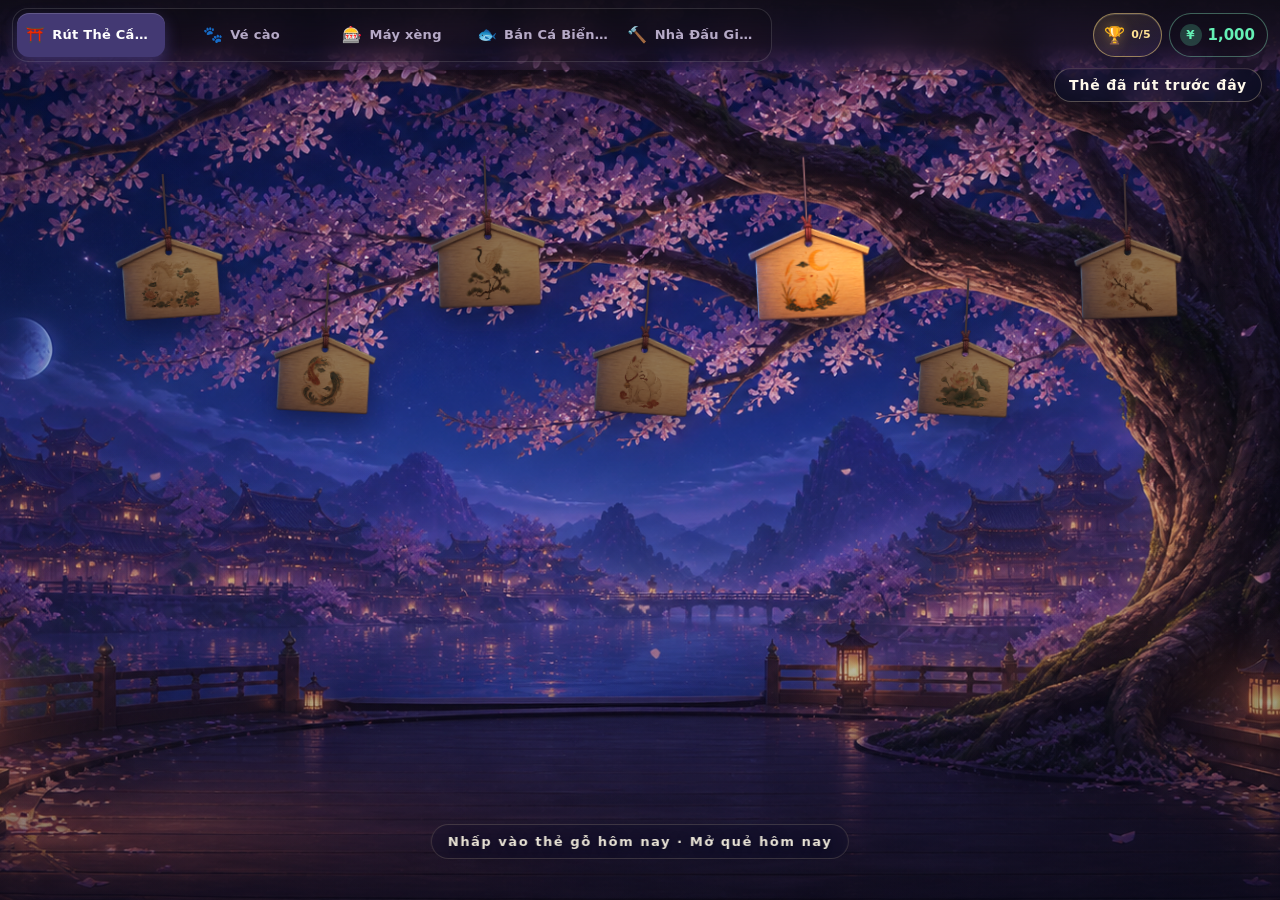
<file: arcade/index.html>
<!doctype html>
<html lang="zh-CN">
<head>
<meta charset="utf-8">
<meta name="viewport" content="width=device-width,initial-scale=1,viewport-fit=cover">
<title>AIRP Khu Trò Chơi May Mắn · Sảnh Game</title>
<meta name="description" content="Vé cào Móng Mèo Mộng Mơ / Rút Thẻ Cầu Nguyện / Máy Xèng Streamer / Bắn Cá Biển Sâu —— 共享钱包的四合一街机页面。">
<link rel="icon" href="data:image/svg+xml,%3Csvg xmlns='http://www.w3.org/2000/svg' viewBox='0 0 32 32'%3E%3Ctext y='26' font-size='26'%3E%F0%9F%8E%B0%3C/text%3E%3C/svg%3E">

<script>
/* Theme must be on <body> before any game iframe boots: the games read
   parent.document.body.dataset.theme during their own init(). */
(function () {
  var ua = navigator.userAgent || '';
  if (/iP(?:hone|ad|od)/.test(ua) && /AppleWebKit/.test(ua)) document.documentElement.classList.add('is-ios-webkit');
  var THEMES = ['dark', 'warm-white', 'green', 'classic-dark'];
  var t = 'dark';
  try {
    var s = localStorage.getItem('kivotos-theme') || localStorage.getItem('theme');
    if (THEMES.indexOf(s) >= 0) t = s;
  } catch (_) {}
  document.documentElement.dataset.theme = t;
  document.addEventListener('DOMContentLoaded', function () {
    document.body.dataset.theme = t;
  });
})();
</script>

<style>
/* Theme tokens are copied from the game pages so the shell and the
   embedded pages resolve to the exact same palette. */
:root,
[data-theme=dark]{color-scheme:dark;--stage:#100d17;--panel:#1e182b;--line:#ffffff22;--text:#fff;--muted:#b6aac7;--good:#65f0b5;--bad:#ff7c9d;--accent:#8c7aff;--accent2:#65f0b5}
[data-theme=warm-white]{color-scheme:light;--stage:#e8e0ee;--panel:#fff9ff;--line:#3b294528;--text:#2e2234;--muted:#76677e;--good:#18815a;--bad:#bd3e61;--accent:#7a5cd8;--accent2:#18815a}
[data-theme=green]{color-scheme:light;--stage:#dcebe3;--panel:#f8fffb;--line:#234f3a2b;--text:#25372d;--muted:#607468;--good:#1c7650;--bad:#b84962;--accent:#2f7f60;--accent2:#1c7650}
[data-theme=classic-dark]{color-scheme:dark;--stage:#161310;--panel:#29231e;--line:#e1c99c2a;--text:#eadfcf;--muted:#aa9a84;--good:#8bc6a2;--bad:#d57986;--accent:#c9a86a;--accent2:#8bc6a2}

*{box-sizing:border-box}
[hidden]{display:none!important}
html,body{margin:0;min-height:100%}
body{
  /* --dock-h is measured from the real topbar by JS; --nav-h is what the
     stage subtracts.  Keeping them separate lets the full-bleed games
     zero out the reserve without losing the measurement. */
  --dock-h:62px;
  --nav-h:var(--dock-h);
  padding:0;background:var(--stage);color:var(--text);
  font:14px/1.5 "Microsoft YaHei UI","Microsoft YaHei",system-ui,sans-serif;
  -webkit-font-smoothing:antialiased;overflow-x:hidden;
}
button{font:inherit;color:inherit}
a{color:inherit}

/* ---------- dock: one segmented track + a compact purse ---------- */
.topbar{
  position:sticky;top:0;z-index:60;
  display:flex;align-items:center;gap:10px;
  /* A literal floor, not var(--nav-h): --nav-h is derived from this
     element's height, so feeding it back in makes the reserve drift. */
  min-height:56px;padding:8px 12px;
  background:linear-gradient(180deg,color-mix(in srgb,var(--panel) 88%,transparent),color-mix(in srgb,var(--stage) 70%,transparent));
  backdrop-filter:blur(16px);-webkit-backdrop-filter:blur(16px);
}
html.is-hud .topbar{padding-right:12px}

.tabs{
  /* 列数跟着 GAMES 的条目数走。写死过 4，加第五个游戏时标签会被挤爆。 */
  display:grid;grid-template-columns:repeat(var(--tab-count,5),minmax(0,1fr));
  flex:1 1 auto;min-width:0;max-width:760px;
  gap:3px;padding:4px;
  border:1px solid var(--line);border-radius:16px;
  background:#00000028;
}
.tab{
  display:flex;align-items:center;justify-content:center;gap:7px;
  min-width:0;min-height:44px;padding:9px 8px;border:0;border-radius:12px;
  background:transparent;cursor:pointer;
  font-weight:800;font-size:13px;letter-spacing:.02em;
  transition:background .16s,color .16s,box-shadow .16s;
}
.tab .ico{font-size:16px;line-height:1;flex:none}
.tab .label{overflow:hidden;text-overflow:ellipsis;white-space:nowrap}
.tab{color:var(--muted)}
.tab:hover{color:var(--text);background:#ffffff10}
.tab[aria-selected=true]{
  color:var(--text);
  background:color-mix(in srgb,var(--accent) 34%,var(--panel));
  box-shadow:inset 0 1px 0 #ffffff28,0 6px 16px color-mix(in srgb,var(--accent) 28%,transparent);
}

.bar-right{display:flex;align-items:center;gap:8px;flex:0 0 auto;margin-left:auto}

.lobby-close{display:none;width:44px;height:44px;place-items:center;flex:0 0 auto;border:1px solid var(--line);border-radius:13px;background:color-mix(in srgb,var(--panel) 86%,transparent);color:var(--text);font:300 25px/1 system-ui,sans-serif;box-shadow:inset 0 1px 0 #ffffff20,0 6px 16px #0005;cursor:pointer}
html.is-hud .lobby-close{display:grid}
.lobby-close:hover{background:color-mix(in srgb,var(--accent) 24%,var(--panel))}

.wallet{position:relative}
.wallet-btn{
  display:flex;align-items:center;gap:6px;
  position:relative;
  min-height:44px;padding:0 12px 0 10px;
  border:1px solid color-mix(in srgb,var(--good) 28%,var(--line));
  border-radius:999px;background:#00000028;cursor:pointer;
}
.wallet-btn .mark{
  display:grid;place-items:center;width:22px;height:22px;border-radius:50%;
  background:color-mix(in srgb,var(--good) 22%,transparent);
  color:var(--good);font-size:12px;font-weight:900;
}
.wallet-btn b{color:var(--good);font-size:15px;font-variant-numeric:tabular-nums;font-weight:800;max-width:38vw;overflow:hidden;text-overflow:ellipsis;white-space:nowrap}
.wallet-btn:hover{background:#ffffff12}
.pop{
  position:absolute;right:0;top:calc(100% + 8px);z-index:70;
  width:244px;padding:12px;
  border:1px solid var(--line);border-radius:14px;background:var(--panel);
  box-shadow:0 18px 44px #00000059;
}
.pop h3{margin:0 0 3px;font-size:12px;letter-spacing:.08em}
.pop p{margin:0 0 10px;color:var(--muted);font-size:10px;line-height:1.5}
.pop-themes{
  display:flex;align-items:center;justify-content:space-between;gap:8px;
  margin-top:10px;padding-top:10px;border-top:1px solid var(--line);
}
.pop-themes > span{color:var(--muted);font-size:10px;font-weight:800;letter-spacing:.08em}
.themes{display:flex;align-items:center;gap:5px}
.themes[data-inert=true]{opacity:.45}
.swatch{
  width:22px;height:22px;padding:0;border:1px solid var(--line);border-radius:7px;
  cursor:pointer;transition:transform .12s,box-shadow .16s;
}
.swatch:hover{transform:translateY(-1px)}
.swatch[aria-pressed=true]{box-shadow:0 0 0 2px var(--accent2)}
.swatch[data-theme=dark]{background:linear-gradient(140deg,#1e182b,#100d17)}
.swatch[data-theme=warm-white]{background:linear-gradient(140deg,#fff9ff,#e8e0ee)}
.swatch[data-theme=green]{background:linear-gradient(140deg,#f8fffb,#dcebe3)}
.swatch[data-theme=classic-dark]{background:linear-gradient(140deg,#29231e,#161310)}

/* ---------- chat-scoped arcade milestones ---------- */
.bar-right{gap:7px}
.milestone-launch{position:relative;flex:none}
.milestone-btn{position:relative;display:flex;align-items:center;gap:6px;min-height:44px;padding:0 10px;border:1px solid color-mix(in srgb,#ffd766 42%,var(--line));border-radius:999px;background:linear-gradient(145deg,#ffd96b20,#9a6cff1a);cursor:pointer;box-shadow:inset 0 1px 0 #ffffff1f;transition:.16s}
.milestone-btn:hover{background:linear-gradient(145deg,#ffd96b30,#9a6cff26);border-color:#ffe18a99}
.milestone-btn .trophy{font-size:17px;line-height:1;filter:drop-shadow(0 0 6px #ffc84d66)}
.milestone-btn b{color:#ffe294;font-size:11px;font-variant-numeric:tabular-nums;white-space:nowrap}
.milestone-btn.has-new{animation:milestone-pulse .65s ease 2}
@keyframes milestone-pulse{50%{transform:translateY(-2px);box-shadow:0 0 20px #ffd75a75,inset 0 1px #fff7}}
.milestone-backdrop{position:fixed;inset:0;z-index:95;display:flex;justify-content:flex-end;padding:10px;background:#0807139c;backdrop-filter:blur(8px);-webkit-backdrop-filter:blur(8px)}
.milestone-sheet{width:min(440px,100%);height:min(680px,calc(100dvh - 20px));display:flex;flex-direction:column;overflow:hidden;border:1px solid color-mix(in srgb,#ffe197 36%,var(--line));border-radius:24px;background:linear-gradient(155deg,color-mix(in srgb,var(--panel) 96%,#4a315f),color-mix(in srgb,var(--stage) 98%,#182747));box-shadow:0 28px 80px #0009,inset 0 1px #ffffff1d}
.milestone-head{display:flex;align-items:center;gap:12px;padding:18px 18px 14px;border-bottom:1px solid var(--line);background:linear-gradient(110deg,#ffd96018,#a786ff13)}
.milestone-head-mark{display:grid;place-items:center;width:42px;height:42px;border:1px solid #ffe39a55;border-radius:14px;background:#ffd55b19;font-size:23px;box-shadow:inset 0 1px #fff4}
.milestone-head-copy{min-width:0;flex:1}.milestone-head-copy h2{margin:0;font-size:17px;letter-spacing:.08em}.milestone-head-copy p{margin:3px 0 0;color:var(--muted);font-size:10px}
.milestone-close{width:38px;height:38px;padding:0;border:1px solid var(--line);border-radius:12px;background:#ffffff0b;cursor:pointer;font-size:22px;line-height:1}.milestone-close:hover{background:#ffffff18}
.milestone-summary{display:grid;grid-template-columns:1fr auto;align-items:center;gap:12px;padding:12px 18px;border-bottom:1px solid var(--line)}
.milestone-summary b{font-size:13px}.milestone-summary span{color:#ffe294;font:800 12px/1 ui-monospace,Consolas,monospace}.milestone-sync{grid-column:1/-1;color:var(--muted);font-size:10px}.milestone-sync.is-live{color:var(--good)}
.milestone-list{flex:1;min-height:0;overflow:auto;padding:12px;scrollbar-width:thin}
.milestone-card{position:relative;display:grid;grid-template-columns:46px minmax(0,1fr);gap:11px;margin-bottom:9px;padding:12px;border:1px solid var(--line);border-radius:16px;background:#ffffff08;overflow:hidden}
.milestone-card:after{content:"";position:absolute;left:0;bottom:0;width:var(--progress,0%);height:3px;background:linear-gradient(90deg,var(--accent),#ffe079);box-shadow:0 0 10px #ffe07966;transition:width .35s}
.milestone-card.is-done{border-color:#ffe09655;background:linear-gradient(120deg,#ffd85a13,#ffffff08 48%,#9c7bff12)}
.milestone-card.is-done .milestone-icon{filter:none;box-shadow:0 0 18px #ffd35b35,inset 0 1px #fff5}
.milestone-icon{display:grid;place-items:center;width:46px;height:46px;border:1px solid var(--line);border-radius:14px;background:#0002;font-size:24px;filter:grayscale(.75)}
.milestone-copy{min-width:0}.milestone-title{display:flex;align-items:center;gap:7px}.milestone-title b{font-size:13px}.milestone-rank{padding:2px 6px;border:1px solid #ffe19738;border-radius:999px;color:#e8cf91;font-size:8px;font-weight:900;letter-spacing:.08em}.milestone-copy p{margin:4px 0 7px;color:var(--muted);font-size:10px;line-height:1.45}
.milestone-progress{display:grid;grid-template-columns:1fr auto;align-items:center;gap:8px}.milestone-track{height:6px;overflow:hidden;border-radius:99px;background:#0004}.milestone-track i{display:block;width:var(--progress,0%);height:100%;border-radius:inherit;background:linear-gradient(90deg,var(--accent),#ffe079)}.milestone-progress em{color:var(--muted);font:700 9px/1 ui-monospace,Consolas,monospace;font-style:normal}
.milestone-reward{display:flex;align-items:center;justify-content:space-between;gap:8px;margin-top:8px;padding-top:7px;border-top:1px dashed var(--line);font-size:9px}.milestone-reward span{color:#d7c5ff}.milestone-reward strong{color:var(--muted);font-weight:800}.milestone-card.is-done .milestone-reward strong{color:var(--good)}
.milestone-foot{padding:10px 16px;border-top:1px solid var(--line);color:var(--muted);font-size:9px;line-height:1.5;text-align:center}
@media(max-width:640px){.milestone-btn{min-width:44px;padding:0 7px;justify-content:center}.milestone-btn b{position:absolute;right:-3px;top:-4px;min-width:18px;padding:3px 4px;border-radius:999px;background:#795b24;color:#fff4ba;font-size:8px;box-shadow:0 2px 7px #0008}.milestone-btn .trophy{font-size:16px}.milestone-backdrop{padding:6px}.milestone-sheet{height:calc(100dvh - 12px);border-radius:19px}.milestone-head{padding:13px}.milestone-list{padding:8px}.milestone-card{padding:10px;margin-bottom:7px}}

/* Shrine is a full-bleed night scene. The dock floats over it instead of
   eating a solid strip, so the tree is not cut off by a second header. */
html[data-game=shrine]{
  height:100%;
}
html[data-game=shrine] body{height:100%;--nav-h:0px;overflow:hidden}
html[data-game=shrine] .topbar{
  position:absolute;left:0;right:0;top:0;
  background:linear-gradient(180deg,#100d17f0 0%,#100d17a8 62%,transparent);
  pointer-events:none;
}
html[data-game=shrine] .tab,
html[data-game=shrine] .wallet,
html[data-game=shrine] .milestone-launch{pointer-events:auto}
html[data-game=shrine] .stage,
html[data-game=shrine] .stage[data-fit=viewport] .frame{height:100dvh}

/* ---------- stage ---------- */
.stage{position:relative;width:100%;padding:0}
.frame{
  display:block;width:100%;border:0;
  /* the embedded pages declare background:transparent so --stage shows through */
  background:transparent;
}
.stage[data-fit=viewport] .frame{height:calc(100dvh - var(--nav-h))}
.stage[data-fit=content] .frame{min-height:calc(100dvh - var(--nav-h))}

.loader{
  position:absolute;inset:0;z-index:5;
  display:grid;place-content:center;gap:12px;justify-items:center;
  background:var(--stage);color:var(--muted);
  transition:opacity .3s;
}
.loader[hidden]{display:none!important}
.spinner{
  width:34px;height:34px;border-radius:50%;
  border:3px solid var(--line);border-top-color:var(--accent);
  animation:spin .8s linear infinite;
}
.loader span{font-size:11px;letter-spacing:.12em}
@keyframes spin{to{transform:rotate(360deg)}}

.toast{
  position:fixed;left:50%;bottom:22px;z-index:200;
  max-width:min(86vw,400px);padding:9px 16px;
  border:1px solid var(--line);border-radius:11px;
  background:var(--panel);color:var(--text);
  box-shadow:0 14px 36px #00000059;
  font-size:12px;font-weight:800;text-align:center;
  transform:translate(-50%,10px);opacity:0;pointer-events:none;transition:.2s;
}
.toast.show{opacity:1;transform:translate(-50%,0)}

button:focus-visible,a:focus-visible{outline:2px solid var(--accent2);outline-offset:2px}

@media(max-width:720px){
  .tab{padding:8px 4px;font-size:12px;gap:5px}
  .tab .ico{font-size:15px}
}
@media(max-width:520px){
  .topbar{min-height:50px;padding:6px 8px;gap:8px}
  html.is-hud .topbar{padding-right:8px}
  .tabs{padding:3px;border-radius:14px}
  .tab{flex-direction:column;gap:2px;padding:5px 2px;font-size:10px;border-radius:10px}
  .tab .ico{font-size:16px}
  .wallet-btn{padding:0 8px 0 6px}
  .wallet-btn b{font-size:12px;max-width:26vw}
}
html.is-ios-webkit *,html.is-ios-webkit *::before,html.is-ios-webkit *::after{
  box-shadow:none!important;text-shadow:none!important;filter:none!important;
  backdrop-filter:none!important;-webkit-backdrop-filter:none!important;
}
@media(prefers-reduced-motion:reduce){
  *,*::before,*::after{animation-duration:.01ms!important;transition-duration:.01ms!important}
}

/* Vé cào、Rút Thẻ Cầu Nguyện、Bắn Cá Biển Sâu都是横向构图的游戏。手机竖着拿时，把 .rotator
   做成一个横屏舞台（width = 100dvh，height = 100dvw）再转 -90deg，
   游戏拿到的就是真正的宽视口，而不是被挤成一条竖列。
   逆时针转页面 = 顺时针转手机，游戏的上边落在手机左侧。

   Bắn Cá Biển Sâu必须这样：它的画布位图写死 960x540 且 object-fit:fill，
   竖屏会被横向压到 27%，鱼全被拉高 3.7 倍。 */
.rotator{display:contents}
html.is-force-landscape,html.is-force-landscape body{
  width:100%;height:100%;overflow:hidden;
}
html.is-force-landscape .rotator{
  display:block;position:fixed;z-index:1;
  top:50%;left:50%;
  width:100dvh;height:100dvw;
  transform:translate(-50%,-50%) rotate(-90deg);
  transform-origin:center center;
  overflow:hidden;background:var(--stage);
}
html.is-force-landscape .topbar{
  position:sticky;min-height:0;padding:5px 10px;gap:8px;
  background:linear-gradient(180deg,color-mix(in srgb,var(--panel) 88%,transparent),color-mix(in srgb,var(--stage) 70%,transparent));
}
html.is-force-landscape .tabs{flex:1 1 auto;max-width:none;padding:3px}
html.is-force-landscape .tab{flex-direction:row;gap:6px;min-height:40px;padding:6px;font-size:12px}
html.is-force-landscape .tab .label{display:inline}
html.is-force-landscape .tab .ico{font-size:15px}
html.is-force-landscape .wallet-btn{min-height:40px}
html.is-force-landscape .wallet-btn b{font-size:13px;max-width:22vh}
html.is-force-landscape .stage{
  height:calc(100% - var(--nav-h));
  min-height:0;
  overflow:hidden;
}
html.is-force-landscape .stage[data-fit=viewport] .frame,
html.is-force-landscape .stage[data-fit=content] .frame{
  height:100%!important;min-height:0!important;
}
/* Rút Thẻ Cầu Nguyện和Bắn Cá Biển Sâu是整屏画面，坞浮在上面不吃高度；
   Vé cào自带标题栏，坞浮起来会把它压掉，所以留在文档流里。 */
html.is-force-landscape[data-game=shrine] body,
html.is-force-landscape[data-game=fishing] body{--nav-h:0px}
html.is-force-landscape[data-game=shrine] .topbar,
html.is-force-landscape[data-game=fishing] .topbar{
  position:absolute;left:0;right:0;top:0;z-index:60;
  background:linear-gradient(180deg,color-mix(in srgb,var(--stage) 78%,transparent),transparent);
  pointer-events:none;
}
/* The fishing canvas changes every frame. Blurring it through the floating dock
   forces a fresh backdrop raster on mobile WebViews, on top of the canvas work. */
html.is-force-landscape[data-game=fishing] .topbar{
  backdrop-filter:none;-webkit-backdrop-filter:none;
}
html.is-force-landscape[data-game=shrine] .tabs,
html.is-force-landscape[data-game=fishing] .tabs,
html.is-force-landscape[data-game=shrine] .bar-right,
html.is-force-landscape[data-game=fishing] .bar-right{pointer-events:auto}
html.is-force-landscape[data-game=shrine] .tabs,
html.is-force-landscape[data-game=fishing] .tabs{flex:0 0 auto;background:#00000055}
html.is-force-landscape[data-game=shrine] .stage,
html.is-force-landscape[data-game=fishing] .stage{height:100%}

/* 手机真横屏（横着拿）：顶栏收成图标坞。
   Rút Thẻ Cầu Nguyện和Bắn Cá Biển Sâu是整屏画面，坞浮在上面；Vé cào和Máy xèng自带顶部标题，
   坞若浮起来就会把标题压掉，所以那两个游戏保持坞在文档流里。 */
@media (orientation: landscape) and (max-height: 520px) {
  html,body{height:100%;overflow:hidden}
  .topbar{
    min-height:0;padding:6px 10px;gap:8px;
    align-items:center;
  }
  html.is-hud .topbar{padding-right:10px}
  .tabs,.bar-right,.wallet,.tab{pointer-events:auto}
  .tabs{
    flex:0 0 auto;width:auto;max-width:none;
    grid-template-columns:repeat(var(--tab-count,5),42px);
    gap:2px;padding:3px;
    background:#00000055;
  }
  .tab{
    position:relative;
    flex-direction:column;padding:4px 2px;min-height:38px;
    font-size:0;gap:0;
  }
  /* 38px 的坞在 390px 高的横屏里已经占掉一成高度，不再往上加；
     命中区用透明 ::after 撑到 44px。 */
  .tab:after{
    content:"";position:absolute;left:0;right:0;top:50%;
    min-height:44px;height:100%;
    transform:translateY(-50%);
  }
  .tab .label{display:none}
  .tab .ico{font-size:18px}
  .wallet-btn{min-height:38px;padding:0 8px 0 6px}
  .wallet-btn:after{
    content:"";position:absolute;left:0;right:0;top:50%;
    min-height:44px;height:100%;
    transform:translateY(-50%);
  }
  .wallet-btn b{font-size:12px;max-width:22vw}

  /* full-bleed games: float the dock, hand the game the whole viewport */
  html[data-game=fishing] .topbar{backdrop-filter:none;-webkit-backdrop-filter:none}

  html[data-game=shrine] .topbar,
  html[data-game=fishing] .topbar{
    position:absolute;left:0;right:0;top:0;z-index:60;
    align-items:flex-start;
    background:linear-gradient(180deg,color-mix(in srgb,var(--stage) 70%,transparent),transparent);
    pointer-events:none;
  }
  html[data-game=shrine] body,
  html[data-game=fishing] body{--nav-h:0px}

  .stage[data-fit=viewport] .frame,
  .stage[data-fit=content] .frame{
    height:calc(100dvh - var(--nav-h))!important;min-height:0!important;
  }
  html[data-game=slots] body{overflow:hidden;height:100%}
  html[data-game=slots] .stage{
    display:flex;justify-content:center;
    height:calc(100dvh - var(--nav-h));overflow:hidden;
  }
  html[data-game=slots] .frame{
    width:min(100%,460px);
    height:calc(100dvh - var(--nav-h))!important;min-height:0!important;
  }
}
</style>
</head>
<body>
<div class="rotator" id="rotator">

<header class="topbar">
  <nav class="tabs" id="tabs" role="tablist" aria-label="Chuyển đổi trò chơi"></nav>

  <div class="bar-right">
    <div class="milestone-launch">
      <button class="milestone-btn" id="milestoneBtn" type="button" aria-expanded="false" aria-haspopup="dialog" aria-label="Mở mốc thành tựu trò chơi">
        <span class="trophy" aria-hidden="true">🏆</span><b id="milestoneBadge">0/5</b>
      </button>
    </div>
    <div class="wallet">
      <button class="wallet-btn" id="walletBtn" type="button" aria-expanded="false" aria-haspopup="true" aria-label="Ví chung">
        <span class="mark" aria-hidden="true">¥</span>
        <b id="balance">¥0</b>
      </button>
      <div class="pop" id="walletPop" hidden>
        <h3>Ví chung</h3>
        <p id="walletHint">Năm trò chơi dùng chung số dư, dữ liệu được lưu trong trình duyệt.</p>
        <div class="pop-themes">
          <span>Chủ đề</span>
          <div class="themes" id="themes" role="group" aria-label="Chuyển đổi chủ đề"></div>
        </div>
      </div>
    </div>
    <button class="lobby-close" id="arcadeClose" type="button" aria-label="Close arcade">&#215;</button>
  </div>
</header>

<div class="milestone-backdrop" id="milestoneBackdrop" hidden>
  <section class="milestone-sheet" role="dialog" aria-modal="true" aria-labelledby="milestoneTitle">
    <header class="milestone-head">
      <span class="milestone-head-mark" aria-hidden="true">🏆</span>
      <div class="milestone-head-copy"><h2 id="milestoneTitle">Cột mốc Arcade</h2><p>Sau khi đạt chuẩn, biến thể mới sẽ vĩnh viễn được thêm vào bể thưởng của đoạn chat hiện tại</p></div>
      <button class="milestone-close" id="milestoneClose" type="button" aria-label="Đóng mốc thành tựu">×</button>
    </header>
    <div class="milestone-summary"><b>Tiến độ thu thập giải thưởng</b><span id="milestoneTotal">0 / 5</span><small class="milestone-sync" id="milestoneSync">Đang đợi dữ liệu phiên trò chuyện MVU</small></div>
    <div class="milestone-list" id="milestoneList"></div>
    <footer class="milestone-foot">Mốc thành tựu được lưu trong「Cấu hình hệ thống · Khu trò chơi」, khi chuyển đổi chat sẽ đọc tiến độ của chat đó.</footer>
  </section>
</div>

<main class="stage" id="stage" data-fit="content">
  <div class="loader" id="loader"><div class="spinner" aria-hidden="true"></div><span>Đang tải...…</span></div>
  <iframe class="frame" id="frame" title="Màn hình trò chơi" allow="autoplay"></iframe>
</main>

<script src="token-system.js?v=20260930-auction-daily1"></script>
<div class="toast" id="toast" role="status" aria-live="polite"></div>
</div>

<script>
(() => {
'use strict';

/* ------------------------------------------------------------------ *
 * The four pages were authored as one suite. They already share:
 *   - wallet key      airp_arcade_wallet_v1
 *   - theme values    dark | warm-white | green | classic-dark
 *   - a message API   inbound  kivotos-theme-change, airp-<ns>:set-theme,
 *                             airp-<ns>:set-balance, airp-<ns>:reset-command
 *                     outbound airp-<ns>:ready / :settled / :balance-set / ...
 * This shell is the missing host: it routes between them, keeps the
 * theme and wallet in sync, and sizes each page correctly.
 * ------------------------------------------------------------------ */

const WALLET_KEY = 'airp_arcade_wallet_v1';
const THEME_KEY  = 'kivotos-theme';
const THEMES = ['dark', 'warm-white', 'green', 'classic-dark'];
const THEME_LABEL = {dark:'Đêm tối', 'warm-white':'Trắng ấm', green:'Trúc xanh', 'classic-dark':'Cổ điển tối'};
const DEFAULT_BALANCE = 1000;

const GAMES = [
  {id:'shrine',  file:'shrine.html?v=20261024-vi-v3',  ns:'airp-shrine',  ico:'⛩️', label:'Rút Thẻ Cầu Nguyện',
   title:'Rút Thẻ Cầu Nguyện',       state:null, fit:'viewport', themed:false, landscape:true},
  {id:'scratch', file:'scratch.html?v=20261024-vi-v3', ns:'airp-scratch', ico:'🐾', label:'Vé cào',
   title:'Vé cào Móng Mèo Mộng Mơ', state:'airp_scratch_card_state_v2', fit:'content', themed:true, landscape:true},
  /* Máy xèng là tủ đứng, màn hình dọc là định dạng chuẩn. */
  {id:'slots',   file:'slots.html?v=20261024-vi-v3',   ns:'airp-slot',    ico:'🎰', label:'Máy xèng',
   title:'Máy Xèng Streamer',     state:'airp_physical_slot_state_v2', fit:'content', themed:true},
  {id:'fishing', file:'fishing.html?v=20261024-vi-v3', ns:'airp-fishing', ico:'🐟', label:'Bắn Cá Biển Sâu',
   title:'Bắn Cá Biển Sâu',       state:'airp_fishing_state_v1', fit:'content', themed:true, landscape:true},
  {id:'auction', file:'auction.html?v=20261024-vi-v3', ns:'airp-auction', ico:'🔨', label:'Nhà Đấu Giá Lâm Giang',
   title:'Nhà Đấu Giá Lâm Giang', state:'airp_auction_state_v3', fit:'viewport', themed:false, landscape:true},
];
const GAME_STATE_KEYS = GAMES.map(g => g.state).filter(Boolean);
const MILESTONES = [
  {id:'slot-golden-grape',unlock:'slot_golden_grape',rank:'Huy hiệu đồng',icon:'🍇',group:'Máy xèng',field:'Số lượt quay',target:50,title:'Quả vàng',reward:'Nho vàng',effect:'Biến thể vàng x3, được thêm vào Máy xèng như một phần thưởng phụ tỉ lệ thấp.'},
  {id:'fish-golden-clown',unlock:'fish_golden_clown',rank:'Huy hiệu đồng',icon:'🐠',group:'Bắn cá',field:'Số lần bắt',target:100,title:'Bóng cá vàng',reward:'Cá hề vàng',effect:'Loài cá vàng x4, có tỷ lệ hoàn trả thực tế cao hơn một chút.'},
  {id:'fish-starlight-jelly',unlock:'fish_starlight_jelly',rank:'Huy hiệu bạc',icon:'🌌',group:'Bắn cá',field:'Số lần bắt',target:500,title:'Khách từ biển sao',reward:'Sứa ánh sao',effect:'Loài cá tinh vân x8, đi kèm hiệu ứng chúc phúc bổ sung.'},
  {id:'slot-mystery-cloud',unlock:'slot_mystery_cloud',rank:'Huy hiệu bạc',icon:'❔',group:'Máy xèng',field:'Số lượt quay',target:500,title:'Biến số trong mây',reward:'Dấu hỏi mây mù',effect:'Khi 2 biểu tượng giống nhau cùng hàng, dấu hỏi sẽ biến thành biểu tượng thứ 3 bằng hiệu ứng mây mù.'},
  {id:'fish-deep-bomb',unlock:'fish_deep_bomb',rank:'Huy hiệu vàng',icon:'💣',group:'Bắn cá',field:'Số lần bắt',target:2000,title:'Bộc phá biển sâu',reward:'Bom biển sâu',effect:'Sau khi kích nổ sẽ dọn sạch đàn cá, và tính 50% hệ số đàn cá vào tiền thưởng bộc phá.'},
];

const el = {
  tabs:      document.getElementById('tabs'),
  themes:    document.getElementById('themes'),
  balance:   document.getElementById('balance'),
  walletBtn: document.getElementById('walletBtn'),
  walletPop: document.getElementById('walletPop'),
  milestoneBtn: document.getElementById('milestoneBtn'),
  milestoneBadge: document.getElementById('milestoneBadge'),
  milestoneBackdrop: document.getElementById('milestoneBackdrop'),
  milestoneClose: document.getElementById('milestoneClose'),
  milestoneList: document.getElementById('milestoneList'),
  milestoneTotal: document.getElementById('milestoneTotal'),
  milestoneSync: document.getElementById('milestoneSync'),
  stage:     document.getElementById('stage'),
  frame:     document.getElementById('frame'),
  loader:    document.getElementById('loader'),
  toast:     document.getElementById('toast'),
  close:     document.getElementById('arcadeClose'),
};

let current = GAMES[0];
let theme = document.documentElement.dataset.theme || 'dark';
let arcadeProfile = null;
let lastForwardedBalance = NaN;
let arcadeAudioUnlocked = false;
document.addEventListener('pointerdown', () => { arcadeAudioUnlocked = true; }, {capture: true});
document.addEventListener('keydown', () => { arcadeAudioUnlocked = true; }, {capture: true});

const embedded = (() => { try { return parent !== window; } catch (_) { return false; } })();
let hostReady = !embedded;
let helloTimer = 0;

try { if (embedded) document.documentElement.classList.add('is-hud'); } catch (_) {}
if (embedded) {
  const hint = document.getElementById('walletHint');
  if (hint) hint.textContent = 'Năm trò chơi dùng chung tiền nhân vật, đồng bộ với 「Tiền bạc」 của thế giới.';
}

/* ---------------- storage helpers ---------------- */
const readJSON = (k) => { try { return JSON.parse(localStorage.getItem(k) || 'null'); } catch (_) { return null; } };
const writeJSON = (k, v) => { try { localStorage.setItem(k, JSON.stringify(v)); } catch (_) {} };
const money = (v) => { const n = Number(v); return Number.isFinite(n) ? Math.max(0, Math.round(n * 100) / 100) : 0; };
const fmt = (v) => '¥' + money(v).toLocaleString('zh-CN', {maximumFractionDigits: 2});

/* Mirrors the games' own readSharedBalance(): wallet first, then any
   game state that carries a balance, then the shared default. */
function readBalance() {
  const w = readJSON(WALLET_KEY);
  if (w && Number.isFinite(+w.balance)) return money(w.balance);
  for (const k of GAME_STATE_KEYS) {
    const s = readJSON(k);
    if (s && Number.isFinite(+s.balance)) return money(s.balance);
  }
  return DEFAULT_BALANCE;
}

/* Mirrors the shrine's writeBalance(): update the wallet and push the
   value into every game's saved state so no page starts out stale. */
function notifyHost(value) {
  if (!embedded || !hostReady) return;
  try { parent.postMessage({ type: 'airp-arcade:balance', balance: money(value) }, '*'); }
  catch (_) {}
}

function requestHost() {
  if (!embedded || hostReady) return;
  try { parent.postMessage({ type: 'airp-arcade:hello' }, '*'); }
  catch (_) {}
}

function writeBalance(value, { fromHost = false, syncGame = true, syncStates = fromHost } = {}) {
  const v = money(value);
  const wallet = readJSON(WALLET_KEY);
  if (!wallet || money(wallet.balance) !== v) {
    writeJSON(WALLET_KEY, {balance: v, updatedAt: Date.now(), source: fromHost ? 'host' : 'lobby'});
  }
  /* Game-originated shot/settle events used to rewrite every other game's saved
     state. The shared wallet is already the source of truth, so that was only
     synchronous storage churn in the animation path. Host seeding keeps the old
     migration behavior for existing saves. */
  if (syncStates) {
    for (const k of GAME_STATE_KEYS) {
      const state = readJSON(k);
      if (state && typeof state === 'object' && money(state.balance) !== v) {
        state.balance = v;
        writeJSON(k, state);
      }
    }
  }
  renderBalance();
  if (syncGame) send(current.ns + ':set-balance', {balance: v});
  if (fromHost) lastForwardedBalance = v;
  else if (v !== lastForwardedBalance) {
    lastForwardedBalance = v;
    notifyHost(v);
  }
  return v;
}

function gameEventDetail(d) {
  if (!d || typeof d !== 'object') return {};
  if (d.detail && typeof d.detail === 'object') return d.detail;
  // Backward compatibility for the old fishing page, which posted its detail
  // fields at the message root instead of under `detail`.
  const { type, ...detail } = d;
  return detail;
}

function pickBalance(d) {
  if (!d || typeof d !== 'object') return NaN;
  const bag = gameEventDetail(d);
  const candidates = [bag.balance, bag.balanceAfter, bag.after, d.balance, d.balanceAfter, d.after];
  for (const c of candidates) {
    if (c == null || c === '') continue;
    const n = Number(c);
    if (Number.isFinite(n)) return money(n);
  }
  return NaN;
}

function dateKey() {
  const d = new Date();
  const p = (n) => String(n).padStart(2, '0');
  return `${d.getFullYear()}-${p(d.getMonth() + 1)}-${p(d.getDate())}`;
}

function creditUnsyncedShrine(hostValue) {
  const f = readJSON('airp_shrine_fortune_v1');
  if (!f || f.claimed !== true || f.synced) return hostValue;
  if (f.date !== dateKey()) return hostValue;
  const reward = Number(f.reward);
  if (!Number.isFinite(reward) || reward <= 0) return hostValue;
  f.synced = true;
  writeJSON('airp_shrine_fortune_v1', f);
  return money(hostValue) + money(reward);
}

function applyHostBalance(raw) {
  const seeded = money(raw);
  const v = creditUnsyncedShrine(seeded);
  hostReady = true;
  if (helloTimer) { clearInterval(helloTimer); helloTimer = 0; }
  writeBalance(v, { fromHost: true });
  if (v !== seeded) notifyHost(v);
  if (!el.frame.getAttribute('src')) show(gameFromHash());
}

function renderBalance() {
  el.balance.textContent = money(readBalance()).toLocaleString('zh-CN', {maximumFractionDigits: 0});
}

/* ---------------- messaging into the active page ---------------- */
function send(type, extra) {
  const win = el.frame.contentWindow;
  if (!win) return;
  try { win.postMessage(Object.assign({type}, extra || {}), '*'); } catch (_) {}
}

/* ---------------- theme ---------------- */
function applyTheme(next, {persist = true, notify = true} = {}) {
  theme = THEMES.includes(next) ? next : 'dark';
  document.documentElement.dataset.theme = theme;
  document.body.dataset.theme = theme;
  if (persist) { try { localStorage.setItem(THEME_KEY, theme); } catch (_) {} }
  for (const b of el.themes.querySelectorAll('.swatch')) {
    b.setAttribute('aria-pressed', String(b.dataset.theme === theme));
  }
  // The games accept either the shared kivotos event or their own namespace.
  if (notify) { send('kivotos-theme-change', {theme}); send(current.ns + ':set-theme', {theme}); }
}

function buildThemes() {
  el.themes.innerHTML = '';
  for (const t of THEMES) {
    const b = document.createElement('button');
    b.type = 'button';
    b.className = 'swatch';
    b.dataset.theme = t;
    b.title = THEME_LABEL[t];
    b.setAttribute('aria-label', 'Chủ đề: ' + THEME_LABEL[t]);
    b.setAttribute('aria-pressed', String(t === theme));
    b.addEventListener('click', () => {
      applyTheme(t);
      if (!current.themed) toast(current.label + ' sử dụng chủ đề cố định, đã lưu cho trò chơi khác');
    });
    el.themes.appendChild(b);
  }
}

/* ---------------- tabs / routing ---------------- */
function buildTabs() {
  el.tabs.innerHTML = '';
  el.tabs.style.setProperty('--tab-count', String(GAMES.length));
  for (const g of GAMES) {
    const b = document.createElement('button');
    b.type = 'button';
    b.className = 'tab';
    b.id = 'tab-' + g.id;
    b.setAttribute('role', 'tab');
    b.setAttribute('aria-selected', 'false');
    b.title = g.title;
    b.setAttribute('aria-label', g.label);
    b.innerHTML = '<span class="ico" aria-hidden="true">' + g.ico +
                  '</span><span class="label">' + g.label + '</span>';
    b.addEventListener('click', () => { location.hash = '#' + g.id; });
    el.tabs.appendChild(b);
  }
}

function gameFromHash() {
  const id = decodeURIComponent((location.hash || '').replace(/^#\/?/, '')).trim();
  return GAMES.find(g => g.id === id) || GAMES[0];
}

function show(game) {
  current = game;
  document.title = game.title + ' · Arcade May Mắn';
  document.documentElement.dataset.game = game.id;
  for (const g of GAMES) {
    const t = document.getElementById('tab-' + g.id);
    if (t) { t.setAttribute('aria-selected', String(g === game)); t.tabIndex = g === game ? 0 : -1; }
  }
  el.themes.dataset.inert = String(!game.themed);
  el.themes.title = game.themed ? 'Đổi chủ đề' : game.label + ' sử dụng chủ đề cố định';

  el.stage.dataset.fit = game.fit;
  el.frame.style.height = '';
  el.frame.title = game.title;
  el.loader.hidden = false;
  syncForceLandscape();
  // One iframe, swapped src: the 2.8MB fishing page is only fetched on demand
  // and every game persists its own state, so switching loses nothing.
  el.frame.setAttribute('src', game.file);
  renderBalance();
}

function route() {
  const g = gameFromHash();
  if (embedded && !hostReady) {
    requestHost();
    return;
  }
  if (g === current && el.frame.getAttribute('src') === g.file) return;
  show(g);
}

/* ---------------- forced landscape ---------------- */
/* Three of the four games are horizontal compositions, and Bắn Cá Biển Sâu is worse
   than that: its canvas bitmap is a fixed 960x540 with object-fit:fill, so a
   portrait box squeezes the picture to 27% of its width.  On a portrait phone
   the whole shell is rotated instead, which hands every game a wide viewport. */
/* Phone-sized only.  A tablet held in portrait has room for the native
   layout, and rotating a whole tablet UI is jarring rather than helpful. */
function portraitPhone() {
  return innerHeight > innerWidth && Math.min(innerWidth, innerHeight) <= 560;
}

function syncForceLandscape() {
  const on = !!current.landscape && portraitPhone();
  document.documentElement.classList.toggle('is-force-landscape', on);
  el.stage.dataset.fit = on ? 'viewport' : current.fit;
  if (on) el.frame.style.height = '';
  measureDock();
}

/* ---------------- dock height ---------------- */
/* The dock grows and shrinks with the layout: 4 icon-over-label tabs on a
   360px phone are taller than one row on a desktop.  A hard-coded --nav-h
   left the stage 9px too tall on every phone, which is enough to make the
   page scroll and the mobile address bar jitter.  Measure it instead.

   offsetHeight, not getBoundingClientRect: in forced landscape the dock sits
   inside a rotate(-90deg) subtree, and a client rect is post-transform, so it
   would report the dock's width as its height. */
const dock = document.querySelector('.topbar');
function measureDock() {
  const h = dock.offsetHeight;
  if (h > 0) document.body.style.setProperty('--dock-h', h + 'px');
}
if (typeof ResizeObserver !== 'undefined') new ResizeObserver(measureDock).observe(dock);
measureDock();

/* ---------------- iframe sizing ---------------- */
let ro = null;

function shortLandscape() {
  return innerWidth > innerHeight && innerHeight <= 520;
}

function fit() {
  if (el.stage.dataset.fit === 'viewport') return;
  /* Máy xèng在矮横屏里锁成竖列视口，不要按内容把 iframe 拉高。 */
  if (current.id === 'slots' && shortLandscape()) {
    el.frame.style.height = '';
    return;
  }
  let doc = null;
  try { doc = el.frame.contentDocument; } catch (_) { doc = null; }
  if (!doc || !doc.documentElement) {
    // Cross-origin/file:// fallback: let CSS hold a viewport-tall frame.
    el.stage.dataset.fit = 'viewport';
    return;
  }
  const h = Math.max(
    doc.documentElement.scrollHeight || 0,
    doc.body ? doc.body.scrollHeight : 0
  );
  if (h > 0) el.frame.style.height = h + 'px';
}

function watchFrame() {
  if (ro) { ro.disconnect(); ro = null; }
  if (el.stage.dataset.fit === 'viewport') return;
  let doc = null;
  try { doc = el.frame.contentDocument; } catch (_) { return; }
  if (!doc || typeof ResizeObserver === 'undefined') return;
  ro = new ResizeObserver(fit);
  if (doc.documentElement) ro.observe(doc.documentElement);
  if (doc.body) ro.observe(doc.body);
}

el.frame.addEventListener('load', () => {
  el.loader.hidden = true;
  // Re-assert theme and balance now that the page has booted.
  send('kivotos-theme-change', {theme});
  if (current.themed) send(current.ns + ':set-theme', {theme});
  send(current.ns + ':set-balance', {balance: readBalance()});
  if (arcadeProfile) send(current.ns + ':set-profile', {profile: arcadeProfile});
  /* The scratch iframe is created after the trusted tab click. Its document-level
     pointer listener never sees that click, but desktop Chromium keeps the top-level
     activation and permits playback when the lobby asks immediately after load. */
  if (current.id === 'scratch' && (arcadeAudioUnlocked || navigator.userActivation?.hasBeenActive)) {
    send('airp-scratch:play-music');
  }
  fit(); watchFrame();
  setTimeout(fit, 260);
  setTimeout(fit, 900);
  renderBalance();
});

addEventListener('resize', () => { syncForceLandscape(); fit(); });
addEventListener('orientationchange', () => { syncForceLandscape(); fit(); });

/* ---------------- milestones ---------------- */
function milestoneValue(item) {
  return money(arcadeProfile?.['统计']?.[item.group]?.[item.field] ?? arcadeProfile?.['Thống kê']?.[item.group]?.[item.field]);
}
function milestoneDone(item) {
  return !!arcadeProfile?.['Đã đạt']?.[item.id] || !!arcadeProfile?.['Đã mở khóa']?.[item.unlock] || !!arcadeProfile?.['已达成']?.[item.id] || !!arcadeProfile?.['已解锁']?.[item.unlock] || milestoneValue(item) >= item.target;
}
function renderMilestones() {
  const doneCount = MILESTONES.filter(milestoneDone).length;
  el.milestoneBadge.textContent = `${doneCount}/${MILESTONES.length}`;
  el.milestoneTotal.textContent = `${doneCount} / ${MILESTONES.length}`;
  el.milestoneSync.textContent = arcadeProfile ? 'Đã kết nối với phiên trò chuyện · Tiến độ được MVU lưu' : 'Chưa kết nối SillyTavern MVU; chỉ hiển thị quy tắc khi mở trang độc lập';
  el.milestoneSync.classList.toggle('is-live', !!arcadeProfile);
  el.milestoneList.innerHTML = MILESTONES.map((item) => {
    const value = milestoneValue(item), done = milestoneDone(item), shown = Math.min(item.target, value);
    const percent = done ? 100 : Math.max(0, Math.min(100, value / item.target * 100));
    const status = done ? 'Đã thêm vào bể thưởng' : `Còn thiếu ${Math.max(0, item.target - value)} lần`;
    return `<article class="milestone-card${done ? ' is-done' : ''}" style="--progress:${percent}%"><span class="milestone-icon" aria-hidden="true">${item.icon}</span><div class="milestone-copy"><div class="milestone-title"><b>${item.title}</b><span class="milestone-rank">${item.rank}</span></div><p>${item.group} · ${item.field} đạt ${item.target} lượt. ${item.effect}</p><div class="milestone-progress"><span class="milestone-track" style="--progress:${percent}%"><i></i></span><em>${shown} / ${item.target}</em></div><div class="milestone-reward"><span>Mở khóa: ${item.reward}</span><strong>${status}</strong></div></div></article>`;
  }).join('');
}
function toggleMilestones(open) {
  const next = open === undefined ? el.milestoneBackdrop.hidden : !!open;
  el.milestoneBackdrop.hidden = !next;
  el.milestoneBtn.setAttribute('aria-expanded', String(next));
  if (next) { togglePop(false); renderMilestones(); setTimeout(() => el.milestoneClose.focus(), 0); }
}
el.milestoneBtn.addEventListener('click', (event) => { event.stopPropagation(); toggleMilestones(); });
el.milestoneClose.addEventListener('click', () => toggleMilestones(false));
el.milestoneBackdrop.addEventListener('click', (event) => { if (event.target === el.milestoneBackdrop) toggleMilestones(false); });

/* ---------------- wallet popover ---------------- */
function togglePop(open) {
  const next = open === undefined ? el.walletPop.hidden : open;
  el.walletPop.hidden = !next;
  el.walletBtn.setAttribute('aria-expanded', String(next));
}

el.close?.addEventListener('click', () => {
  try { parent.postMessage({ type: 'airp-arcade:close' }, '*'); } catch (_) {}
});
el.walletBtn.addEventListener('click', (e) => { e.stopPropagation(); togglePop(); });
document.addEventListener('click', (e) => {
  if (!el.walletPop.hidden && !e.target.closest('.wallet')) togglePop(false);
});
addEventListener('keydown', (e) => { if (e.key === 'Escape') { togglePop(false); toggleMilestones(false); } });


addEventListener('airp-token:unlock', (event) => {
  const names = { fishing: 'Bắn cáXu trò chơi', scratch: 'Vé càoXu trò chơi', slots: 'Máy xèngXu trò chơi' };
  const game = event.detail?.game;
  toast(`Mở khóa rơi xu trò chơi: ${names[game] || game}`);
});

/* ---------------- inbound game events ---------------- */
addEventListener('message', (e) => {
  const d = e.data || {};
  /* In the native full-screen portal the lobby's parent is Tavern, while these
     host commands are sent by the HUD controller in the message-floor window. */
  const hostBalance = d.type === 'airp-arcade:set-balance' && Number.isFinite(+d.balance);
  const hostProfile = d.type === 'airp-arcade:set-profile';
  if (hostBalance || hostProfile) {
    if (hostBalance) applyHostBalance(d.balance);
    if (hostProfile) {
      arcadeProfile = d.profile && typeof d.profile === 'object' ? d.profile : null;
      if (arcadeProfile) send(current.ns + ':set-profile', {profile: arcadeProfile});
      renderMilestones();
      const unlocked = Array.isArray(d.unlocked) ? d.unlocked : [];
      if (unlocked.length) {
        toast('Mở khóa cột mốc: ' + unlocked.map(x => x.label || x.id).join(' / '));
        el.milestoneBtn.classList.remove('has-new');
        void el.milestoneBtn.offsetWidth;
        el.milestoneBtn.classList.add('has-new');
      }
    }
    return;
  }
  if (e.source === parent) return;
  if (e.source !== el.frame.contentWindow) return;
  if (typeof d.type !== 'string' || d.type.indexOf('airp-') !== 0) return;
  if (/:settled$/.test(d.type)) {
    const detail = gameEventDetail(d);
    if (embedded) {
      try { parent.postMessage({ type: 'airp-arcade:event', event: { game: current.id, type: d.type, detail } }, '*'); }
      catch (_) {}
    }
    try { dispatchEvent(new CustomEvent(d.type, { detail })); } catch (_) {}
  }
  const b = pickBalance(d);
  if (Number.isFinite(b) && hostReady && b !== lastForwardedBalance) writeBalance(b, { syncGame: false });
  if (d.type === 'airp-shrine:claimed') {
    const detail = gameEventDetail(d);
    const reward = Number(detail.reward);
    const tokenReward = Math.max(0, Math.floor(Number(detail.tokenReward) || 0));
    if (Number.isFinite(reward) && reward > 0) toast(`Lễ bao điểm danh +${fmt(reward)} · +${tokenReward} xu trò chơi`);
  }
  renderBalance();
});

// A game writing localStorage fires `storage` in this document (same origin).
addEventListener('storage', (e) => {
  if (!e.key || e.key === WALLET_KEY || GAME_STATE_KEYS.includes(e.key)) renderBalance();
  if (e.key === THEME_KEY && THEMES.includes(e.newValue)) applyTheme(e.newValue, {persist: false});
});
setInterval(renderBalance, 2000);

/* ---------------- toast ---------------- */
let toastTimer = 0;
function toast(msg) {
  el.toast.textContent = msg;
  el.toast.classList.add('show');
  clearTimeout(toastTimer);
  toastTimer = setTimeout(() => el.toast.classList.remove('show'), 2200);
}

/* ---------------- boot ---------------- */
buildTabs();
buildThemes();
measureDock();
applyTheme(theme, {persist: false, notify: false});
addEventListener('hashchange', route);
if (!location.hash) {
  /* replaceState, not location.replace: mobile Chrome on GitHub Pages treats a
     hash replace as a real navigation, then the slash-less arcade URL 301s
     back without the hash and the page reloads until the browser stops it. */
  history.replaceState(null, '', '#' + GAMES[0].id);
}
if (embedded) {
  requestHost();
  helloTimer = setInterval(requestHost, 400);
} else {
  show(gameFromHash());
}
renderBalance();
renderMilestones();
})();
</script>
</body>
</html>
</file>
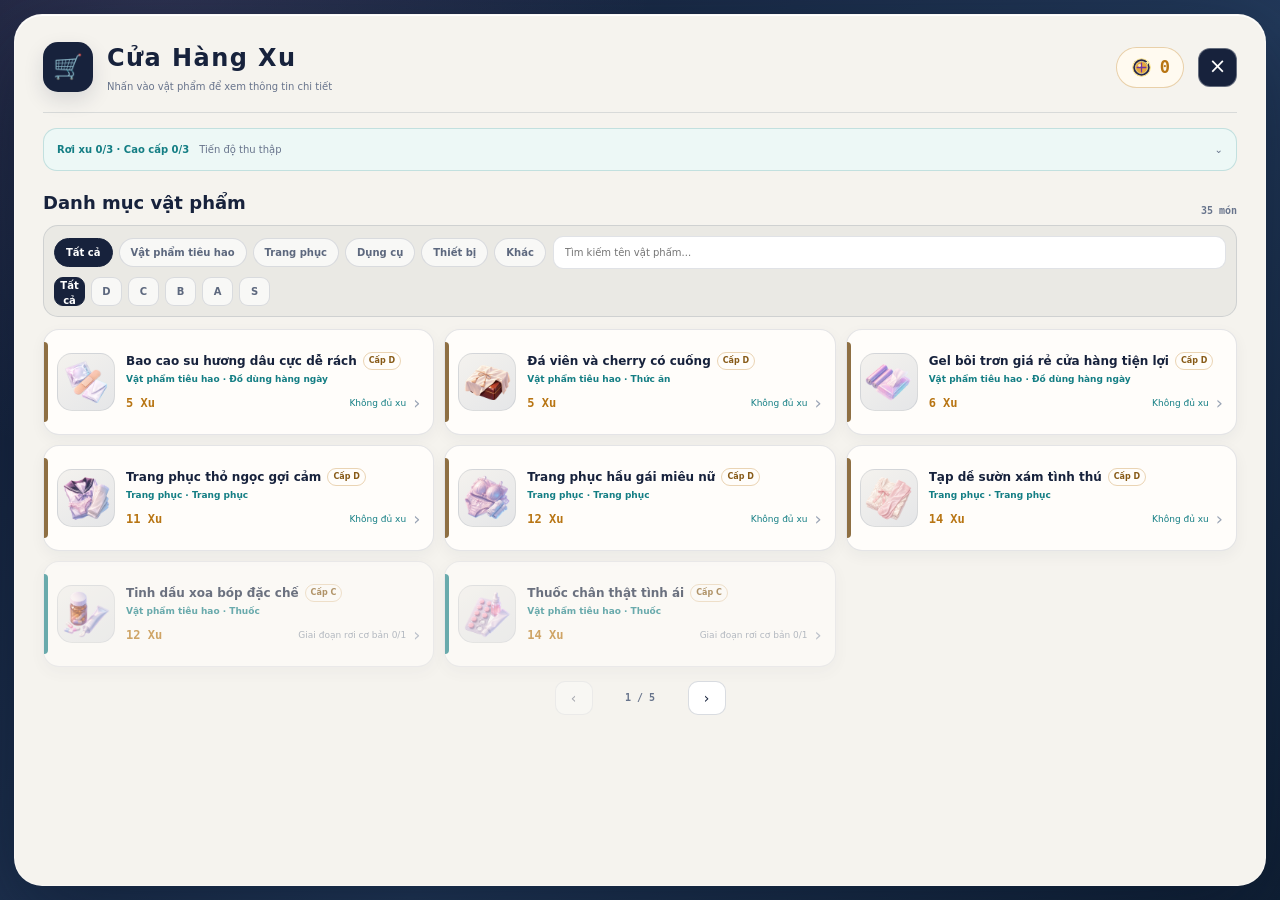
<file: shop/index.html>
﻿<!doctype html>
<html lang="zh-CN">
<head>
<meta charset="utf-8">
<meta name="viewport" content="width=device-width,initial-scale=1,viewport-fit=cover">
<title>AIRP Cửa Hàng Xu</title>
<style>
:root{color-scheme:light;--navy:#17223c;--navy2:#263a60;--paper:#f5f3ee;--paper2:#fffdfa;--ink:#27324a;--muted:#68748c;--line:#24345222;--gold:#b87513;--cyan:#147e84;--violet:#7354a9}*{box-sizing:border-box}[hidden]{display:none!important}html,body{margin:0;min-height:100%;background:radial-gradient(circle at 12% -5%,#927cb23b,transparent 34%),linear-gradient(135deg,#111b32,#233a5b 60%,#102035);color:var(--ink);font:14px/1.5 "Microsoft YaHei UI","Noto Sans SC",system-ui,sans-serif;-webkit-font-smoothing:antialiased}button,input{font:inherit;color:inherit}.shop{width:min(1260px,calc(100% - 28px));min-height:calc(100dvh - 28px);margin:14px auto;padding:22px 28px 28px;border:1px solid #ffffff52;border-radius:28px;background:var(--paper);box-shadow:0 28px 90px #07122688,inset 0 1px #fff;overflow:hidden}.top{display:flex;align-items:center;gap:14px;padding:3px 0 18px;border-bottom:1px solid var(--line)}.brand{display:grid;place-items:center;width:50px;height:50px;flex:none;border-radius:15px;background:var(--navy);color:#ffe39a;font-size:24px;box-shadow:0 8px 20px #17223c20}.title{min-width:0;flex:1}.title h1{margin:0;color:var(--navy);font-size:24px;letter-spacing:.06em}.title p{margin:3px 0 0;color:var(--muted);font-size:10px}.wallet{display:flex;align-items:center;gap:7px;padding:8px 13px;border:1px solid #bd7b1b55;border-radius:999px;background:#fffaf0;color:var(--gold);font-weight:900}.wallet img{width:23px;height:23px}.wallet b{font:900 17px/1 ui-monospace,Consolas,monospace}.close{width:39px;height:39px;border:1px solid #ffffff55;border-radius:12px;background:var(--navy);color:#fff;cursor:pointer;font-size:21px}.close:hover{background:var(--navy2)}body.is-embedded .close{display:none}.progress{margin:15px 0 12px;border:1px solid #147e8433;border-radius:14px;background:#edf8f6}.progress summary{display:flex;align-items:center;gap:10px;min-height:41px;padding:0 13px;cursor:pointer;list-style:none;font-size:10px}.progress summary::-webkit-details-marker{display:none}.progress summary b{color:var(--cyan)}.progress summary span{color:var(--muted)}.progress summary i{margin-left:auto;color:var(--muted);font-style:normal}.progress[open] summary i{transform:rotate(180deg)}.goals{display:grid;grid-template-columns:repeat(3,minmax(0,1fr));gap:8px;padding:0 9px 10px}.goal{padding:9px 11px;border:1px solid #1f394329;border-radius:11px;background:#ffffffb8}.goal b{display:block;font-size:10px}.goal span{display:block;margin-top:3px;color:var(--muted);font-size:9px}.goal em{display:block;margin-top:5px;color:var(--gold);font:800 9px/1 ui-monospace,Consolas,monospace;font-style:normal}.goal.is-open{border-color:#147e8460}.goal.is-open em{color:var(--cyan)}.catalog-head{display:flex;align-items:end;justify-content:space-between;margin:18px 0 9px}.catalog-head h2{margin:0;color:var(--navy);font-size:18px}.catalog-head p{margin:3px 0 0;color:var(--muted);font-size:10px}.count{color:var(--muted);font:800 10px/1 ui-monospace,Consolas,monospace}.toolbar{padding:10px;border:1px solid #24345222;border-radius:15px;background:#eae9e4}.toolbar-row{display:flex;align-items:center;gap:7px}.toolbar-row+.toolbar-row{margin-top:8px}.filters{display:flex;align-items:center;gap:6px;min-width:0;overflow-x:auto;scrollbar-width:none}.filters::-webkit-scrollbar{display:none}.filter{flex:none;padding:6px 11px;border:1px solid #24345225;border-radius:999px;background:#ffffffa8;color:#5d687e;cursor:pointer;font-size:10px;font-weight:900}.filter.is-active{border-color:var(--navy);background:var(--navy);color:#fff}.grade-filter{width:31px;height:29px;padding:0;border-radius:9px}.search{min-width:160px;flex:1;margin-left:auto;padding:8px 11px;border:1px solid #24345224;border-radius:10px;background:#fff;color:var(--ink);font-size:10px;outline:none}.search:focus{border-color:#7354a988;box-shadow:0 0 0 3px #7354a918}.catalog{display:grid;grid-template-columns:repeat(3,minmax(0,1fr));gap:10px;margin-top:12px}.card{position:relative;display:flex;align-items:center;gap:11px;min-width:0;min-height:106px;padding:12px 13px;border:1px solid #2434521f;border-radius:16px;background:var(--paper2);box-shadow:0 5px 15px #17223c0c;cursor:pointer;transition:transform .14s,border-color .14s,box-shadow .14s}.card:hover{transform:translateY(-2px);border-color:#7354a988;box-shadow:0 10px 24px #17223c18}.card:before{content:"";position:absolute;left:0;top:12px;bottom:12px;width:4px;border-radius:0 4px 4px 0;background:var(--accent,#7354a9)}.card.grade-D{--accent:#8e6f43}.card.grade-C{--accent:#147e84}.card.grade-B{--accent:#7354a9}.card.grade-A{--accent:#b15a77}.card.grade-S{--accent:#bd7b1b}.card.is-locked{opacity:.62}.art{display:grid;place-items:center;width:58px;height:58px;flex:none;border:1px solid #2434521b;border-radius:15px;background:linear-gradient(145deg,#f4f2ee,#e5e6e8)}.art img{width:47px;height:47px;object-fit:contain}.copy{min-width:0;flex:1}.name-row{display:flex;align-items:center;gap:6px}.name-row h2{min-width:0;margin:0;overflow:hidden;text-overflow:ellipsis;white-space:nowrap;color:var(--navy);font-size:12px}.grade{flex:none;padding:2px 5px;border:1px solid #bd7b1b50;border-radius:999px;color:#875a17;font-size:8px;font-weight:900}.kind{margin-top:3px;color:var(--cyan);font-size:9px;font-weight:800}.card-foot{display:flex;align-items:center;gap:7px;margin-top:8px}.price{color:var(--gold);font:900 12px/1 ui-monospace,Consolas,monospace}.status{margin-left:auto;color:#8b95a4;font-size:9px}.card:not(.is-locked) .status{color:var(--cyan)}.arrow{font-size:18px;color:#9aa4b5;line-height:1}.empty{grid-column:1/-1;display:grid;place-items:center;min-height:240px;border:1px dashed #24345233;border-radius:18px;color:var(--muted)}.pager{display:flex;align-items:center;justify-content:center;gap:10px;margin-top:14px}.pager button{width:38px;height:34px;border:1px solid #2434522c;border-radius:10px;background:#fff;color:var(--navy);cursor:pointer}.pager button:disabled{opacity:.35}.pager span{min-width:75px;text-align:center;color:var(--muted);font:800 10px/1 ui-monospace,Consolas,monospace}.shade{position:fixed;inset:0;z-index:90;display:grid;place-items:center;padding:20px;background:#0810239c;backdrop-filter:blur(8px)}.detail-panel{position:relative;width:min(560px,calc(100vw - 40px));max-height:calc(100dvh - 40px);overflow:auto;padding:18px 20px 20px;border:1px solid #ffffffb8;border-radius:22px;background:#fffdfa;box-shadow:0 28px 90px #06112466,0 2px 10px #06112430;animation:detail-pop .16s ease-out}@keyframes detail-pop{from{opacity:0;transform:translateY(10px) scale(.975)}to{opacity:1;transform:none}}.detail-head{display:flex;align-items:center;gap:12px;padding-bottom:12px;border-bottom:1px solid var(--line)}.detail-art{display:grid;place-items:center;width:72px;height:72px;flex:none;border-radius:16px;background:linear-gradient(145deg,#eef3f3,#e4e5ea);border:1px solid #2434521c}.detail-art img{width:58px;height:58px;object-fit:contain}.detail-title{min-width:0;flex:1}.detail-title h2{margin:0 0 4px;color:var(--navy);font-size:19px;line-height:1.3}.detail-title p{margin:0;color:var(--muted);font-size:10px}.detail-x{width:36px;height:36px;border:1px solid #24345225;border-radius:10px;background:#fff;color:var(--navy);cursor:pointer;font-size:19px}.detail-effect{margin:12px 0;padding:13px 14px;border-left:4px solid var(--accent,#7354a9);border-radius:0 14px 14px 0;background:#f0f2f4;color:#3f4b60;font-size:12px;line-height:1.75;white-space:pre-wrap}.detail-meta{display:grid;grid-template-columns:repeat(3,1fr);gap:7px;margin:10px 0 0}.meta{padding:7px 9px;border:1px solid #2434521d;border-radius:10px;background:#f7f6f2}.meta small{display:block;color:var(--muted);font-size:9px}.meta b{display:block;margin-top:3px;color:var(--navy);font-size:11px}.detail-buy{display:flex;align-items:center;gap:10px;padding-top:11px;border-top:1px solid var(--line)}.detail-price{color:var(--gold);font:900 19px/1 ui-monospace,Consolas,monospace}.detail-lock{flex:1;color:var(--muted);font-size:10px}.buy{padding:8px 14px;border:1px solid #147e8466;border-radius:9px;background:#e9f7f5;color:#126b70;cursor:pointer;font-size:10px;font-weight:900}.buy:disabled{background:#eef0f1;color:#8f98a5;border-color:#24345218;cursor:default}.toast{position:fixed;z-index:120;left:50%;bottom:22px;transform:translate(-50%,12px);padding:10px 17px;border:1px solid #ffffff5c;border-radius:999px;background:#17223cf2;color:#fff;box-shadow:0 14px 40px #0009;opacity:0;pointer-events:none;transition:.2s;font-size:11px;font-weight:900}.toast.show{opacity:1;transform:translate(-50%,0)}@media(max-width:980px){.catalog{grid-template-columns:repeat(2,minmax(0,1fr))}}@media(max-width:640px){.shop{width:calc(100% - 12px);min-height:calc(100dvh - 12px);margin:6px auto;padding:14px 12px 22px;border-radius:20px}.top{gap:8px}.brand{width:43px;height:43px;border-radius:13px;font-size:21px}.title h1{font-size:19px}.title p{display:none}.wallet{padding:6px 9px}.wallet b{font-size:14px}.wallet img{width:19px;height:19px}.goals{grid-template-columns:1fr}.toolbar{padding:8px}.toolbar-row{display:block}.filters{padding-bottom:1px}.search{width:100%;margin:8px 0 0}.catalog{grid-template-columns:1fr;gap:8px}.card{min-height:96px;padding:10px}.art{width:52px;height:52px}.art img{width:42px;height:42px}.shade{padding:10px}.detail-panel{width:100%;max-height:calc(100dvh - 20px);padding:14px;border-radius:18px}.detail-head{align-items:center;gap:10px;padding-bottom:10px}.detail-art{width:60px;height:60px;border-radius:14px}.detail-art img{width:48px;height:48px}.detail-title h2{font-size:16px}.detail-title p{font-size:9px}.detail-effect{margin:10px 0;padding:11px 12px;font-size:11px;line-height:1.7}.detail-meta{gap:5px;margin-top:8px}.meta{padding:6px 7px}.detail-buy{gap:7px}.detail-price{font-size:16px}.detail-lock{font-size:9px}.buy{padding:8px 11px}}
</style>
</head>
<body>
<main class="shop"><header class="top"><span class="brand">🛒</span><div class="title"><h1>Cửa Hàng Xu</h1><p>Nhấn vào vật phẩm để xem thông tin chi tiết</p></div><div class="wallet"><img src="assets/token-chip.svg" alt=""><b id="tokenBalance">0</b></div><button class="close" id="close" type="button" aria-label="Đóng cửa hàng">×</button></header><details class="progress"><summary><b id="progressTitle">Rơi xu 0/3</b><span>Tiến độ thu thập</span><i>⌄</i></summary><div class="goals" id="tokenGoals"></div></details><div class="catalog-head"><h2>Danh mục vật phẩm</h2><span class="count" id="count">0 món</span></div><section class="toolbar"><div class="toolbar-row"><div class="filters" id="categories"></div><input class="search" id="search" type="search" placeholder="Tìm kiếm tên vật phẩm..."></div><div class="toolbar-row"><div class="filters" id="grades"></div></div></section><section class="catalog" id="catalog"></section><nav class="pager"><button id="prev" type="button">‹</button><span id="pageText">1 / 1</span><button id="next" type="button">›</button></nav></main><div class="shade" id="shade" hidden><aside class="detail-panel" id="detailPanel"></aside></div><div class="toast" id="toast" role="status" aria-live="polite"></div>
<script>
(()=>{'use strict';const KEY='airp_arcade_tokens_v1',PROFILE_KEY='airp_arcade_token_progress_v1',PAGE_SIZE=8,CATEGORIES=['Tất cả','Vật phẩm tiêu hao','Trang phục','Dụng cụ','Thiết bị','Khác'],GRADES=['Tất cả','D','C','B','A','S'];let products=[],embedded=false,category='Tất cả',grade='Tất cả',query='',page=0,toastTimer=0;try{embedded=parent!==window}catch(_){}if(embedded)document.body.classList.add('is-embedded');const $=id=>document.getElementById(id),money=v=>Math.max(0,Math.floor(Number(v)||0)),readJSON=(k,f)=>{try{return JSON.parse(localStorage.getItem(k)||'null')||f}catch(_){return f}},wallet=()=>money(readJSON(KEY,{}).balance),profile=()=>readJSON(PROFILE_KEY,{}),post=(type,extra={})=>{try{parent.postMessage({type:'airp-shop:'+type,...extra},'*')}catch(_){}};function icon(i){return i?.icon?.startsWith('../')||/^https?:/.test(i?.icon||'')?i.icon:`assets/${i.icon}`}
function bindProductIcons(){document.querySelectorAll('img[data-product-icon]').forEach(img=>{img.onerror=()=>{if(img.dataset.fallbackTried)return;img.dataset.fallbackTried='1';const m=img.src.match(/\/public\/assets\/(.+)$/);if(m){img.src='../assets/'+m[1];return}img.hidden=true}})}function show(t){$('toast').textContent=t;$('toast').classList.add('show');clearTimeout(toastTimer);toastTimer=setTimeout(()=>$('toast').classList.remove('show'),2100)}function state(){const p=profile(),u=p.unlocks||{},a=p.advanced||{};return{p,u,a,games:Object.values(u).filter(Boolean).length,advanced:Object.values(a).filter(Boolean).length}}function ready(i){const s=state();return s.games>=Number(i.unlock?.minGames||0)&&s.advanced>=Number(i.unlock?.minAdvanced||0)}function lockText(i){const s=state();if(s.games<Number(i.unlock?.minGames||0))return`Giai đoạn rơi cơ bản ${s.games}/${i.unlock.minGames}`;if(s.advanced<Number(i.unlock?.minAdvanced||0))return`Giai đoạn rơi cao cấp ${s.advanced}/${i.unlock.minAdvanced}`;return'Đã mở khóa'}function displayCategory(i){return (i.storageBucket==='消耗品'||i.storageBucket==='Vật phẩm tiêu hao')?'Vật phẩm tiêu hao':i.category}function filtered(){const order={D:0,C:1,B:2,A:3,S:4};return products.filter(i=>(category==='Tất cả'||displayCategory(i)===category)&&(grade==='Tất cả'||i.grade===grade)&&(!query||i.name.toLowerCase().includes(query))).sort((a,b)=>order[a.grade]-order[b.grade]||a.price-b.price)}function filters(){$('categories').innerHTML=CATEGORIES.map(x=>`<button class="filter${x===category?' is-active':''}" data-category="${x}" type="button">${x}</button>`).join('');$('grades').innerHTML=GRADES.map(x=>`<button class="filter grade-filter${x===grade?' is-active':''}" data-grade="${x}" type="button">${x}</button>`).join('');document.querySelectorAll('[data-category]').forEach(b=>b.onclick=()=>{category=b.dataset.category;page=0;render()});document.querySelectorAll('[data-grade]').forEach(b=>b.onclick=()=>{grade=b.dataset.grade;page=0;render()})}function goals(){const s=state(),c=s.p.collections||{},rows=[['fishing','Bộ sưu tập Bắn cá',Object.keys(c.fishing||{}).filter(k=>k!=='__caught').length,6,'Đã bắt6loài cá cơ bản','Đã bắt tích lũy200 lần nâng cấp'],['scratch','Bộ sưu tập Tiền thưởng',Object.keys(c.scratch||{}).length,6,'Thu thập đủ6mức tiền thưởng','Thu thập đủ7mẫu nâng cấp tiền thưởng'],['slots','Bộ sưu tập 3 biểu tượng',Object.keys(c.slots||{}).length,6,'Thu thập đủ6mẫu 3 biểu tượng','Thu thập đủ7mẫu nâng cấp biểu tượng']];$('progressTitle').textContent=`Rơi xu ${s.games}/3 · Cao cấp ${s.advanced}/3`;$('tokenGoals').innerHTML=rows.map(r=>`<div class="goal${s.u[r[0]]?' is-open':''}"><b>${r[1]}</b><span>${r[4]}；${r[5]}</span><em>${s.u[r[0]]?'Đã kích hoạt':`${Math.min(r[2],r[3])}/${r[3]}`} · ${s.a[r[0]]?'Đã nâng cấp':'Chưa nâng cấp'}</em></div>`).join('')}function render(){filters();goals();$('tokenBalance').textContent=wallet().toLocaleString('zh-CN');const list=filtered(),pages=Math.max(1,Math.ceil(list.length/PAGE_SIZE));page=Math.min(page,pages-1);const rows=list.slice(page*PAGE_SIZE,(page+1)*PAGE_SIZE);$('count').textContent=`${list.length} món`;$('pageText').textContent=`${page+1} / ${pages}`;$('prev').disabled=page<=0;$('next').disabled=page>=pages-1;$('catalog').innerHTML=rows.length?rows.map(i=>{const open=ready(i),affordable=wallet()>=i.price;return`<article class="card grade-${i.grade}${open?'':' is-locked'}" data-open="${i.id}" tabindex="0" role="button"><div class="art"><img data-product-icon src="${icon(i)}" alt="" decoding="async"></div><div class="copy"><div class="name-row"><h2>${i.name}</h2><span class="grade">Cấp ${i.grade}</span></div><div class="kind">${displayCategory(i)} · ${i.category}</div><div class="card-foot"><span class="price">${i.price} Xu</span><span class="status">${open?(affordable?'Có thể đổi':'Không đủ xu'):lockText(i)}</span><span class="arrow">›</span></div></div></article>`}).join(''):'<div class="empty">Không có vật phẩm phù hợp điều kiện</div>';document.querySelectorAll('[data-open]').forEach(b=>{b.onclick=()=>openDetail(b.dataset.open);b.onkeydown=e=>{if(e.key==='Enter'||e.key===' '){e.preventDefault();openDetail(b.dataset.open)}}});bindProductIcons()}function openDetail(id){const i=products.find(x=>x.id===id);if(!i)return;const open=ready(i),affordable=wallet()>=i.price,accent={D:'#8e6f43',C:'#147e84',B:'#7354a9',A:'#b15a77',S:'#bd7b1b'}[i.grade]||'#7354a9';$('detailPanel').style.setProperty('--accent',accent);$('detailPanel').innerHTML=`<header class="detail-head"><div class="detail-art"><img data-product-icon src="${icon(i)}" alt="" decoding="async"></div><div class="detail-title"><h2>${i.name} <span class="grade">Cấp ${i.grade}</span></h2><p>${displayCategory(i)} · ${i.category}</p></div><button class="detail-x" type="button" data-detail-close>×</button></header><div class="detail-meta"><div class="meta"><small>Cấp bậc</small><b>Cấp ${i.grade}</b></div><div class="meta"><small>Giá cả</small><b>${i.price} Xu</b></div><div class="meta"><small>Trạng thái</small><b>${open?(affordable?'Có thể đổi':'Không đủ xu'):'Chưa mở khóa'}</b></div></div><div class="detail-effect">${i.effect}</div><footer class="detail-buy"><span class="detail-price">${i.price} Xu</span><span class="detail-lock">${lockText(i)}</span><button class="buy" data-detail-buy="${i.id}" type="button" ${!embedded||!open||!affordable?'disabled':''}>${open?(affordable?'Đổi vật phẩm':'Không đủ xu'):'Chưa mở khóa'}</button></footer>`;$('shade').hidden=false;bindProductIcons();$('detailPanel').querySelector('[data-detail-close]').onclick=closeDetail;const b=$('detailPanel').querySelector('[data-detail-buy]');if(b)b.onclick=()=>buy(i.id)}function closeDetail(){$('shade').hidden=true}$('prev').onclick=()=>{if(page>0){page--;render();scrollTo({top:0,behavior:'smooth'})}};$('next').onclick=()=>{page++;render();scrollTo({top:0,behavior:'smooth'})};$('search').oninput=e=>{query=e.target.value.trim().toLowerCase();page=0;render()};$('shade').onclick=e=>{if(e.target===$('shade'))closeDetail()};$('close').onclick=()=>post('close');addEventListener('keydown',e=>{if(e.key==='Escape')closeDetail()});async function buy(id){const i=products.find(x=>x.id===id);if(!i||!ready(i))return;if(wallet()<i.price){show('Không đủ xu');return}post('purchase',{product:i});show('Đang xác nhận đổi...…')}addEventListener('storage',e=>{if(e.key===KEY||e.key===PROFILE_KEY)render()});addEventListener('message',e=>{const d=e.data||{};if(d.type==='airp-shop:hello'){render();return}if(d.type==='airp-shop:purchase-result'){if(d.ok){localStorage.setItem(KEY,JSON.stringify({...readJSON(KEY,{}),balance:Math.max(0,wallet()-money(d.price)),updatedAt:Date.now()}));show(`Đã đổi：${d.name}`);closeDetail();render()}else show(d.error||'Đổi vật phẩm thất bại')}});fetch('products.json').then(r=>r.json()).then(d=>{products=d.products||[];render();post('hello')}).catch(()=>show('Không thể đọc dữ liệu vật phẩm'));})();
</script>
</body>
</html>
</file>
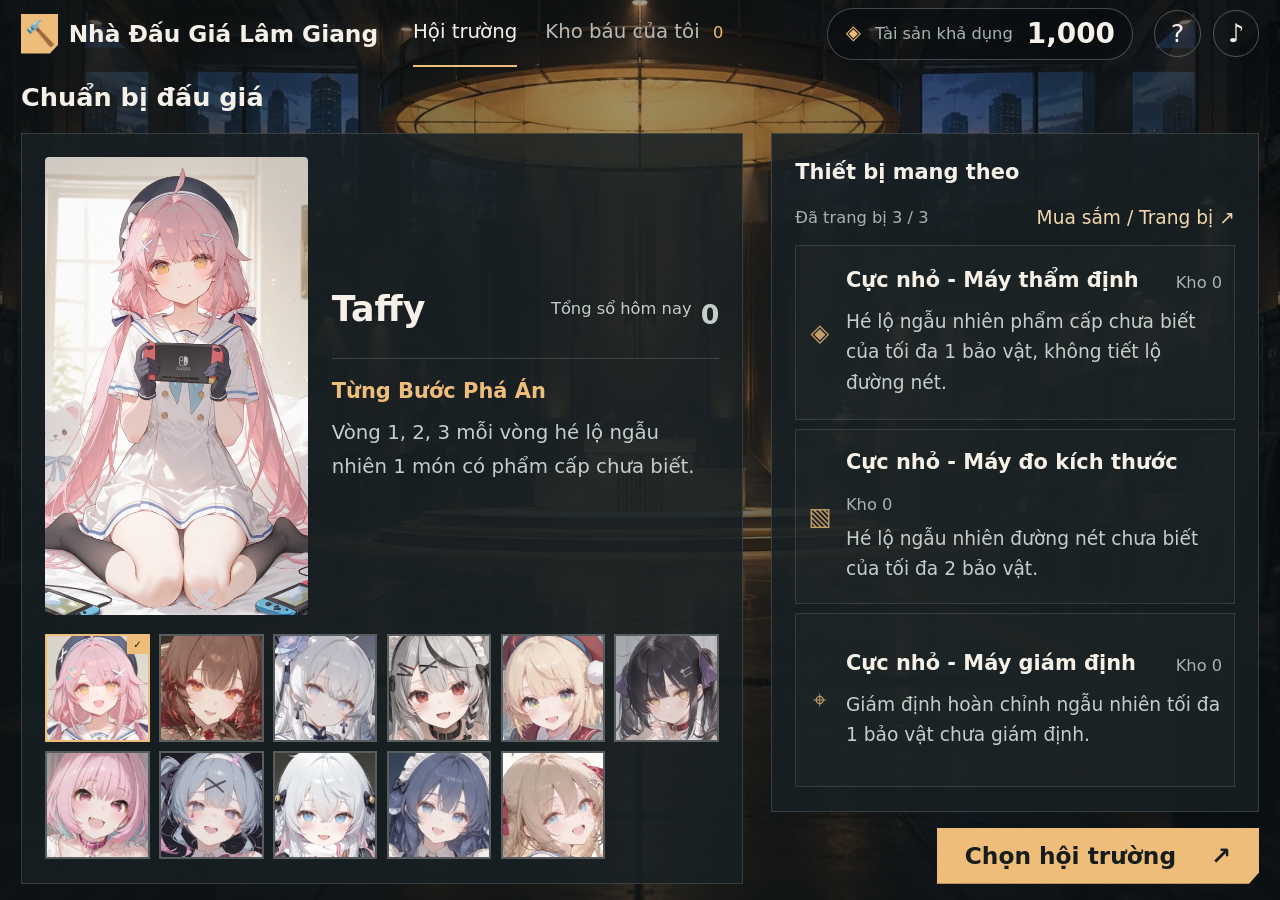
<file: arcade/auction.html>
<!doctype html><html lang="vi"><head><meta charset="utf-8"><meta name="viewport" content="width=device-width,initial-scale=1,viewport-fit=cover"><meta name="theme-color" content="#171b1c"><title>Nhà Đấu Giá Lâm Giang · Đấu giá bí tàng</title><link rel="stylesheet" href="auction.css?v=20261024-fix-v9"><link rel="stylesheet" href="auction-compact.css?v=20261024-fix-v9"><link rel="stylesheet" href="auction-scene.css?v=20261024-fix-v9"><script src="auction-viewport.js?v=20261024-fix-v9"></script></head><body>
<div class="app"><header class="topbar"><a class="brand" href="index.html#auction" aria-label="Quay lại sảnh Arcade"><span class="brand-mark">🔨</span><span>Nhà Đấu Giá Lâm Giang<small>LINJIANG AUCTION HOUSE</small></span></a><nav aria-label="Điều hướng trò chơi"><button id="navPrepare" class="active">Hội trường</button><button id="navCollection">Kho báu của tôi <span id="collectionCount">0</span></button></nav><div class="top-actions"><div class="wallet"><small>Tài sản khả dụng</small><strong id="balance">0</strong><span>◈</span></div><button id="btnMobileCollection" class="icon-button mobile-only" aria-label="Kho báu của tôi">▣</button><button id="btnRules" class="icon-button" aria-label="Hướng dẫn cách chơi">?</button><button id="btnSound" class="icon-button" aria-label="Bật/Tắt âm thanh" aria-pressed="true">♪</button></div></header><main>
<section id="prepare" class="prepare">
 <div class="prepare-topline"><h1>Chuẩn bị đấu giá</h1><div class="prepare-tabs" aria-label="Tùy chọn chuẩn bị"><button data-prepare-tab="partner" aria-pressed="true">Bạn đồng hành</button><button data-prepare-tab="instruments" aria-pressed="false">Thiết bị</button></div></div>
 <div class="prepare-layout">
  <section class="setup-panel partner-panel" data-prepare-panel="partner"><div class="partner-focus"><div id="heroPortraitFrame" class="partner-portrait" data-state="loading" aria-busy="true"><img id="heroPortrait" alt="Bạn đồng hành" hidden><div id="heroPortraitLoading" class="portrait-loading" role="status" aria-label="Đang tải hình ảnh"><span class="portrait-spinner" aria-hidden="true"></span></div><button id="heroPortraitRetry" class="portrait-retry" hidden>Tải thất bại · Thử lại</button></div><div class="partner-details"><div class="partner-heading"><h2 id="heroName"></h2><div id="hostDailyAccount" class="partner-daily" aria-label="Tổng sổ hôm nay của streamer"><span class="daily-label">Tổng sổ hôm nay</span><span class="daily-figures"><strong id="hostDailyProfit" data-sign="zero" aria-live="polite">0</strong><sup id="hostDailyLast" data-sign="zero" aria-label="Lãi lỗ trận gần nhất" hidden></sup></span></div></div><div id="hostDescription" class="skill-description" aria-live="polite"></div></div></div><div id="hosts" class="hosts"></div></section>
  <section class="setup-panel instrument-panel" data-prepare-panel="instruments"><h2>Thiết bị mang theo</h2><div id="tools" class="tools"></div></section>
 <footer class="startbar"><button id="btnStart" class="primary">Chọn hội trường ↗</button></footer></div>
</section>
<section id="admission" class="admission" hidden aria-labelledby="admissionTitle"><div class="admission-heading"><button id="btnAdmissionBack" class="text-button">← Quay lại</button><h1 id="admissionTitle">Chọn hội trường</h1><div id="admissionPartner" class="admission-partner"></div></div><div id="venues" class="venues"></div><div class="admission-checkout"><div id="admissionBill" aria-live="polite"></div><div class="admission-confirm"><p id="admissionError" class="error" role="status"></p><button id="btnConfirmEntry" class="primary">Trả phí vào cửa ↗</button></div></div></section>
<section id="play" class="play" hidden>
 <div class="arena">
  <aside class="bidders" data-play-panel="bidders"><div id="seats"></div><div class="round-rule"><strong id="roundRule"></strong></div></aside>
  <section class="intel-panel" data-play-panel="intel"><div class="session-strip"><h1 id="venueTitle"></h1><div class="round-track" id="roundTrack"></div></div><div class="panel-heading"><h2>Thông tin giám định</h2><span id="intelCount"></span></div><div id="clues" class="clues" aria-live="polite"></div></section>

  <aside class="warehouse" data-play-panel="warehouse"><div class="estimate"><span>Giá sàn đã biết <button id="estimateInfo" class="tiny-help" aria-label="Giải thích giá sàn">?</button></span><strong id="estimate">0</strong></div><div class="vault-frame"><div id="vault" class="vault"></div></div><div class="vault-footer"><div class="panel-heading"><h2>Kho hàng <small id="itemCount"></small></h2><button id="btnCatalog" class="text-button">Minh họa ↗</button></div><div id="unlocatedIntel" class="unlocated-intel" aria-label="Bảo vật chưa định vị"></div></div><div id="selection" class="selection"></div></aside>
 </div><footer class="bidbar"><button id="btnFieldTools" class="secondary" aria-haspopup="dialog">Thiết bị</button><div id="roundFeedback" class="round-feedback" role="status" aria-live="polite" hidden></div><div class="bid-summary"><small>Lượt trước cao nhất</small><strong id="lastHigh">—</strong></div><button id="btnPass" class="secondary">Bỏ lượt</button><button id="btnBid" class="primary">Đặt giá ↗</button></footer>
</section>
</main></div>
<dialog id="fieldToolsDialog" class="field-tools-dialog" aria-labelledby="fieldToolsTitle">  <section class="field-tools" data-play-panel="tools"><div class="panel-heading"><h2 id="fieldToolsTitle">Thiết bị mang theo</h2><button type="button" class="close" data-close aria-label="Đóng">×</button></div><div class="field-shop"><button id="btnShop" class="text-button">Mua sắm ↗</button></div><select id="activeInstrument" aria-label="Chọn thiết bị"></select><p id="instrumentDescription" class="instrument-description"></p><button id="btnTool" class="tool-action"></button></section></dialog>
<dialog id="bidDialog" class="bid-dialog" aria-labelledby="bidTitle"><form id="bidForm">
 <div class="dialog-heading"><h2 id="bidTitle">Đặt giá vòng này</h2><button type="button" class="close" data-close aria-label="Đóng">×</button></div>
 <div class="bid-calculator"><div class="bid-entry"><label for="bidAmount">Mức giá của bạn</label><div class="amount-wrap"><span>◈</span><output id="bidAmount" aria-live="polite" aria-describedby="bidError">0</output></div><span id="bidBudget"></span><div class="quick-bids" id="quickBids"><button type="button" id="bidRecommend">Gợi ý đặt giá</button><button type="button" id="bidPrevious">Đặt giá lần trước ×1.3</button></div><p id="bidAdvice" role="status">Ước tính theo thông tin đã biết, không đảm bảo sinh lời.</p><p id="bidError" class="error" role="alert"></p><button id="bidConfirm" class="primary" type="submit">Gửi mức giá ↗</button></div>
 <div id="bidKeypad" class="bid-keypad" role="group" aria-label="Bàn phím số đặt giá">
 <button type="button" data-digit="7">7</button><button type="button" data-digit="8">8</button><button type="button" data-digit="9">9</button><button type="button" data-digit="4">4</button><button type="button" data-digit="5">5</button><button type="button" data-digit="6">6</button><button type="button" data-digit="1">1</button><button type="button" data-digit="2">2</button><button type="button" data-digit="3">3</button><button type="button" data-digit="0">0</button><button type="button" data-digit="00">00</button><button type="button" data-edit="backspace" aria-label="Xóa lùi">⌫</button><button type="button" data-edit="clear" class="key-clear">Xóa hết</button>
 </div></div></form></dialog>
<dialog id="bidHistoryDialog" class="bid-history-dialog" aria-labelledby="bidHistoryTitle"><div class="dialog-heading"><h2 id="bidHistoryTitle">Lịch sử đặt giá</h2><button type="button" class="close" data-close aria-label="Đóng">×</button></div><table id="bidHistoryTable"></table><p id="bidHistoryEmpty">Mức giá vòng này chưa được công bố</p></dialog>
<dialog id="catalogDialog" class="catalog-dialog"><div class="dialog-heading"><div><small>THE COLLECTOR'S INDEX</small><h2 id="catalogTitle">Minh họa bộ sưu tập</h2></div><button class="close" data-close aria-label="Đóng">×</button></div><div class="catalog-filters"><label>Danh mục<select id="filterCategory"><option value="">Tất cả danh mục</option><option>Điện tử</option><option>Thủ công</option><option>Cổ vật</option><option>Đồ chơi</option><option>Âm nhạc</option><option>Mô hình</option><option>Mô hình kẹo</option><option>Kỳ vật</option></select></label><label>Phẩm cấp<select id="filterQuality"><option value="">Tất cả phẩm cấp</option><option value="0">Phổ thông</option><option value="1">Tinh xảo</option><option value="2">Hiếm</option><option value="3">Sử thi</option><option value="4">Truyền thuyết</option></select></label><button id="clearCandidate" class="secondary">Xem toàn bộ bộ sưu tập</button></div><p id="catalogHint"></p><div id="catalogGrid" class="catalog-grid"></div></dialog>
<dialog id="resultDialog" class="result-dialog" aria-labelledby="resultTitle"><div class="result-layout"><div class="result-copy"><div class="result-title"><span id="resultGrade">◆</span><h2 id="resultTitle">Hé lộ từng món</h2></div><div id="resultWinner" class="result-winner"></div><div id="resultNumbers" class="result-numbers"></div><div id="revealSpotlight" class="reveal-spotlight" aria-live="polite"></div><div class="result-actions"><button id="btnSkipReveal" class="secondary">Bỏ qua · Hé lộ toàn bộ</button><button id="btnSell" class="primary" hidden>Bán toàn bộ</button><button id="btnKeep" class="secondary" hidden>Cất vào phòng sưu tập</button><button id="btnNext" class="primary" hidden>Quay lại sảnh chờ</button></div><p id="resultError" class="error" role="alert"></p></div><div class="result-vault"><div class="panel-heading"><h2>Hé lộ bảo vật</h2><span id="resultItemCount">0 / 0</span></div><div class="vault-frame"><div id="resultVault" class="vault"></div></div></div></div></dialog>
<dialog id="collectionDialog" class="collection-dialog"><div class="dialog-heading"><div><small>THE CABINET OF CURIOSITIES</small><h2>Phòng Trưng Bày Bảo Vật Đô Thị</h2></div><button class="close" data-close aria-label="Đóng">×</button></div><div class="collection-intro"><div><strong id="collectionProgress">0 / 96</strong><span>Ghi chép sưu tập bảo vật đặc biệt</span></div><p id="collectionRewards" title="Lần đầu giữ lại được thưởng 1–5 Xu theo phẩm cấp, mỗi loại bảo vật chỉ được thưởng một lần">Lần đầu sưu tập Xu 0 / 248</p></div><div class="collection-progress-track"><i id="collectionProgressBar"></i></div><div class="showcase-heading"><h3>Tủ trưng bày của tôi</h3><span>Trưng bày tối đa 6 món · Chọn từ bảo vật đang sở hữu bên dưới</span></div><div id="showcase" class="showcase"></div><div id="seriesTabs" class="series-tabs"></div><div class="cabinet-toolbar"><label>Lọc<select id="collectionFilter"><option value="all">Tất cả bảo vật</option><option value="missing">Chưa sưu tập</option><option value="collected">Đã có ghi chép sưu tập</option><option value="owned">Đang sở hữu</option></select></label><label>Độ hiếm<select id="collectionRarity"><option value="">Tất cả độ hiếm</option></select></label><label class="cabinet-search">Tìm kiếm bảo vật<input id="collectionSearch" type="search" placeholder="Nhập tên bảo vật"></label><span id="collectionTotal"></span></div><div id="collectionGrid" class="cabinet-grid"></div></dialog>
<dialog id="rulesDialog" class="rules-dialog"><div class="dialog-heading"><div><small>AUCTION HANDBOOK</small><h2>Quy tắc đấu giá</h2></div><button class="close" data-close aria-label="Đóng">×</button></div><ol><li><b>Đấu giá kín 4 người đồng thời.</b> Mỗi vòng đặt giá độc lập, sau khi nộp sẽ cùng công khai. Không kế thừa mức giá cũ, có thể tự do giảm mức giá ở vòng tiếp theo.</li><li><b>Chốt giá sớm.</b> Vòng 1–4, khi giá cao nhất vượt mức giá cao thứ hai đúng 2 / 1.6 / 1.3 / 1.1 lần sẽ chốt giá thành công ngay; bằng tỷ lệ thì tiếp tục. Khi chỉ còn một người đặt giá hợp lệ sẽ chốt giá thành công ngay.</li><li><b>Vòng chung cuộc và đấu phụ.</b> Ở vòng 5 mức giá cao nhất duy nhất sẽ thắng, nếu bằng giá cao nhất sẽ bước vào vòng 6 đấu phụ. Đấu phụ vẫn bằng giá thì đấu giá bất thành. Tất cả người tham gia đều rút lui cũng đấu giá bất thành.</li><li><b>Rút khỏi kiện này.</b> Không tham gia các hiệp còn lại của kiện này nữa, mọi mức giá cũ mất hiệu lực. Bạn tự quyết định thời điểm gửi giá, không giới hạn thời gian.</li><li><b>Tình báo và thiết bị.</b> Số lượng bảo vật được công khai, đường nét, phẩm cấp, danh mục, danh tính lần lượt được mở khóa. Vòng 1 và 3 chỉ công khai một phần đường nét, kỹ năng cộng sự kích hoạt ở các vòng chỉ định. Thiết bị mua trước dùng sau, trang bị tối đa 3 loại, mỗi vòng tiêu hao tối đa 1 chiếc, cùng loại tối đa 1 lần mỗi kiện, mở khóa theo vòng ghi chú; không tiêu hao nếu không có tình báo mới. Tỷ lệ thu hồi Phố Cũ / Cảng Đêm / Mây Ngàn lần lượt là 1 / 10 / 100, minh họa hiển thị giá thu hồi hiện tại. Khi giữ lại bảo vật sẽ khóa giá thu hồi, chuyển đổi hội trường không thay đổi giá bán bảo vật đã có.</li><li><b>Giới hạn dưới không bằng định giá.</b> Mức sàn giá trị đã biết được tính toán dựa trên các bảo vật ứng viên và thống kê đã biết, không đại diện cho giá trị trung bình hay lợi nhuận ròng.</li><li><b>Gợi ý đặt giá.</b> Ước tính dựa trên phân bố phẩm cấp hội trường, bảo vật ứng viên và khoảng giá trị đã biết, chừa biên độ rủi ro và lợi nhuận, đồng thời trừ đi vé vào cửa và chi phí thiết bị đã dùng. Số tiền không vượt quá số dư hiện tại, chỉ điền mức giá chứ không tự động gửi, và không bảo đảm sinh lời.</li><li><b>Giải thích tình báo.</b> Đường nét bao gồm vị trí và kích thước ô; giám định hoàn chỉnh bao gồm đường nét, phẩm cấp, danh mục, tên gọi và giá trị. Hé lộ ngẫu nhiên ưu tiên chọn bảo vật còn thiếu tình báo tương ứng, nếu không đủ số lượng sẽ hé lộ theo số lượng thực tế. Thống kê mẫu chỉ bao quát các mẫu được ghi chú, các thiết bị lấy mẫu dùng chung 3 mẫu cố định; trả về 0 nếu mục tiêu trống. Khi chỉ định ô chiếm lớn nhất, nếu bằng nhau sẽ lấy món có số hiệu kho nhỏ nhất; không đổi mục tiêu nếu thông tin món đó đã biết.</li><li><b>Đối thủ Streamer.</b> Rút ngẫu nhiên 3 người từ các streamer cố định chưa chọn làm cộng sự, lần đầu tạo mục tiêu và tính cách, các lượt sau giữ nguyên ghi chép bộ sưu tập, thua lỗ và điều chỉnh định giá, đưa ra quyết định dựa trên tình báo riêng, ngân sách và lịch sử công khai; mỗi người tự dùng kỹ năng cộng sự, tự mua và dùng thiết bị. Đối thủ không thấy mức giá kín vòng này của bạn.</li><li><b>Bồi thường chênh lệch giá.</b> Khi giá chốt vượt quá tổng giá thu hồi thực tế, 30% phần chênh lệch tạo thành quỹ bồi thường, chia đều cho những người trượt giá có mức đặt hợp lệ. Mức giá hợp lệ phải đồng thời đạt gấp 2 lần vé vào cửa và 60% mức giá cao nhất của người khác ở vòng trước; vòng đầu chỉ kiểm tra ngưỡng vé. Mỗi người nhận không quá 10% mức giá hợp lệ cao nhất của bản thân, phần dư không phân phối lại, không giới hạn số tiền mỗi ngày. Tham gia hợp lệ rồi rút lui vẫn được nhận; bỏ lượt toàn bộ, đấu giá bất thành hoặc bản thân trúng đấu giá thì không được nhận. Bản lưu cũ chưa hoàn thành đấu giá tiếp tục áp dụng quy tắc bồi thường ban đầu.</li><li><b>Kết toán và lưu trữ.</b> Miễn hoa hồng. Mỗi lần vào hội trường đấu giá 1 kiện, thu vé một lần: Phố Cũ 150, Cảng Đêm 3.000, Mây Ngàn 60.000; trừ tiền khi xác nhận và không hoàn lại, phiên đấu giá kết thúc quay về sảnh chuẩn bị, lần sau vào trả phí lại; làm mới trang không trừ phí trùng lặp. Sau khi trừ vé phải giữ lại số vốn tối thiểu của hội trường tương ứng. Mua thiết bị trừ tiền ngay lập tức; sử dụng chỉ trừ kho, không trừ tiền lặp lại. Tiền bán trừ đi giá chốt sẽ cộng vào tài khoản, giữ lại bảo vật sẽ trừ giá chốt; lãi lỗ giá trị ròng tính cả vé vào cửa và chi phí thiết bị đã dùng. Tiến trình tự động lưu, làm mới tiếp tục kiện hiện tại, rời trang sẽ không tự động đặt giá.</li><li><b>Lãi lỗ hôm nay của Streamer.</b> Chỉ thống kê các ván đấu đã hoàn thành kết toán, cộng sự tính vào lãi lỗ ròng của bạn trong trận này, 3 đối thủ tính riêng lãi lỗ ròng từ giá trị bảo vật hoặc bồi thường trừ đi giá chốt, vé vào cửa và chi phí thiết bị đã dùng. Giữ lại bảo vật tính theo giá trị thu hồi, sau đó bán ra không thống kê trùng lặp. Ván đấu qua nhiều khung giờ tính theo thời gian kết toán.</li><li><b>Thưởng sưu tập lần đầu.</b> Sau khi trúng đấu giá và giữ lại bảo vật, bảo vật Phổ Thông / Tinh Xảo / Hiếm / Sử Thi / Truyền Thuyết lần lượt thưởng 1 / 2 / 3 / 4 / 5 Xu. Mỗi loại chỉ thưởng một lần, bán đi rồi sưu tập lại không thưởng thêm. Bảo vật đã có trong bản lưu cũ sẽ được phát bù khi mở lần đầu.</li></ol></dialog><dialog id="instrumentDialog" class="instrument-dialog"><div class="dialog-heading"><div><h2>Bàn mua sắm thiết bị</h2></div><button class="close" data-close aria-label="Đóng">×</button></div><p id="shopHint"></p><div class="shop-toolbar"><strong id="shopBalance"></strong><label>Cấp bậc<select id="instrumentTier"></select></label><label>Phân loại<select id="instrumentKind"><option value="">Tất cả loại</option><option value="shape">Đường nét</option><option value="quality">Phẩm chất</option><option value="identify">Giám định danh tính</option><option value="stat">Thống kê</option></select></label></div><div id="instrumentGrid" class="instrument-grid"></div><nav class="shop-pagination" aria-label="Phân trang thiết bị"><span id="shopCount"></span><button id="shopPrev" class="secondary" aria-label="Trang trước thiết bị">← Trang trước</button><select id="shopPageSelect" aria-label="Chọn số trang thiết bị"></select><button id="shopNext" class="secondary" aria-label="Trang sau thiết bị">Trang sau →</button></nav></dialog><div id="toast" class="toast" role="status"></div><script src="auction-data.js?v=20261024-fix-v9"></script><script src="auction-npc.js?v=20261024-fix-v9"></script><script src="auction-engine.js?v=20261024-fix-v9"></script><script src="auction-recommendation.js?v=20261024-fix-v9"></script><script src="auction-presentation.js?v=20261024-fix-v9"></script><script src="auction-audio.js?v=20261024-fix-v9"></script><script src="auction-rewards.js?v=20261024-fix-v9"></script><script src="auction-daily.js?v=20261024-fix-v9"></script><script src="auction.js?v=20261024-fix-v9"></script></body></html>
</file>
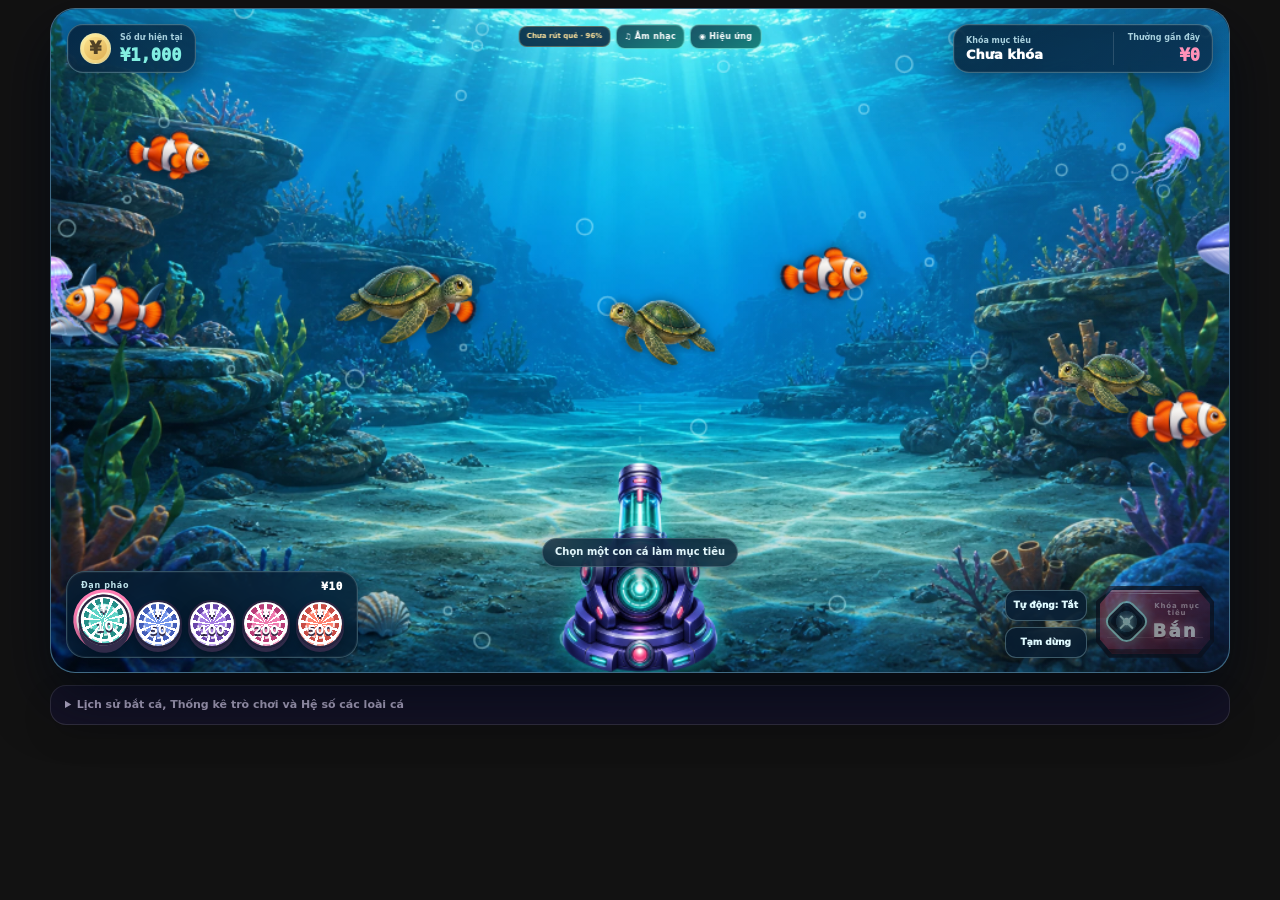
<file: arcade/fishing.html>
<!doctype html>
<html lang="zh-CN">
<head>
<meta charset="utf-8">
<meta name="viewport" content="width=device-width,initial-scale=1,viewport-fit=cover">
<title>Bắn Cá Biển Sâu</title>
<style>
:root,body[data-theme="dark"]{color-scheme:dark;--stage:#11101e;--stage2:#221c36;--page:#fff;--muted:#bcb3d0;--panel:#211b31;--line:#ffffff1f;--shadow:#05040db3}
body[data-theme="warm-white"]{color-scheme:light;--stage:#eee9f5;--stage2:#fbf9fd;--page:#30283a;--muted:#796f84;--panel:#fffaff;--line:#39274420;--shadow:#38284232}
body[data-theme="green"]{color-scheme:light;--stage:#dcebe5;--stage2:#f4fbf7;--page:#27372f;--muted:#68796f;--panel:#f8fffb;--line:#244d3925;--shadow:#224b3630}
body[data-theme="classic-dark"]{color-scheme:dark;--stage:#171410;--stage2:#28231e;--page:#eee2d1;--muted:#ad9d89;--panel:#29231e;--line:#dfc89e22;--shadow:#000a}
*{box-sizing:border-box}[hidden]{display:none!important}html,body{margin:0;min-width:0;background:transparent}body{padding:10px;overflow-x:hidden;color:var(--page);font:14px/1.45 "Microsoft YaHei UI","Microsoft YaHei",system-ui,sans-serif;-webkit-font-smoothing:antialiased}button{font:inherit;color:inherit}.stage{width:min(100%,1080px);margin:auto;padding:17px;border:1px solid #ffffff12;border-radius:29px;background:radial-gradient(circle at 10% 8%,#7ff2dc27,transparent 27%),radial-gradient(circle at 92% 20%,#ff97d123,transparent 28%),linear-gradient(145deg,var(--stage2),var(--stage));box-shadow:0 25px 72px var(--shadow);isolation:isolate}.cabinet{--ink:#28223f;--mint:#9ce8dc;--blue:#9bdcf0;--violet:#aaa0ed;--pink:#f1a9d2;position:relative;overflow:hidden;padding:16px 20px 21px;border:5px solid var(--ink);border-radius:34px 34px 25px 25px;background:radial-gradient(circle at 8% 12%,#fff9 0 2px,transparent 3px),radial-gradient(circle at 91% 29%,#fff8 0 2px,transparent 3px),linear-gradient(120deg,#cafff4,#9fe6de 25%,#b9dff3 58%,#e8c5ed 83%,#f2b7d8);background-size:58px 58px,79px 74px,auto;box-shadow:inset 0 0 0 4px #ffffff86,inset 13px 0 25px #ffffff45,inset -13px 0 25px #4d6b9320,0 13px 0 #393250,0 28px 49px #07061070}.cabinet:before,.cabinet:after{content:"";position:absolute;z-index:8;top:90px;bottom:23px;width:15px;border:3px solid var(--ink);border-radius:999px;background:radial-gradient(circle,#fff 0 3px,#7ce8e0 3.5px 5.5px,#655991 6px 7px,transparent 7.5px) center 3px/12px 25px repeat-y,#82d9d2;box-shadow:inset 0 0 0 2px #ffffff61}.cabinet:before{left:5px}.cabinet:after{right:5px}.marquee{position:relative;overflow:hidden;margin:0 7px 10px;padding:14px 18px 13px;border:4px solid var(--ink);border-radius:24px 24px 16px 16px;background:radial-gradient(circle at 15% 28%,#fff 0 2px,transparent 2.8px),radial-gradient(circle at 84% 67%,#75eff2 0 1.5px,transparent 2.5px),linear-gradient(135deg,#3f467e,#465c9b 44%,#7760b5 73%,#b06bad);background-size:48px 48px,67px 67px,auto;box-shadow:inset 0 0 0 4px #ffffff30,5px 7px 0 #423a60;text-align:center}.marquee h1{position:relative;z-index:1;margin:0;color:#fffdf9;font-size:clamp(38px,6vw,65px);font-weight:1000;line-height:.92;letter-spacing:-.08em;-webkit-text-stroke:clamp(2px,.35vw,4px) #26203b;text-shadow:4px 5px 0 #61ddd4,8px 9px 0 #26203b;transform:rotate(-1deg)}.status-strip{display:grid;grid-template-columns:1.1fr 1fr 1fr 1.15fr;gap:8px;margin:10px 12px;padding:9px;border:4px solid var(--ink);border-radius:16px;background:linear-gradient(135deg,#8ce2da,#b9c7ed 51%,#efaed3);box-shadow:inset 0 0 0 3px #ffffff66,0 5px 0 #504873}.status-card{display:flex;min-width:0;min-height:54px;flex-direction:column;align-items:center;justify-content:center;border:2px solid var(--ink);border-radius:10px;background:#fbfbff;box-shadow:inset 0 -4px 0 #e8e6f4;color:#514874}.status-card small{color:#8b82a4;font-size:8px;font-weight:900;letter-spacing:.08em}.status-card b{max-width:100%;overflow:hidden;margin-top:1px;font:1000 18px ui-monospace,Consolas,monospace;font-variant-numeric:tabular-nums;text-overflow:ellipsis;white-space:nowrap}.status-card.balance b{color:#189ca2}.status-card.reward b{color:#ed5a94}.status-card.target b{font-family:inherit;font-size:14px}.aquarium-frame{position:relative;margin:12px 10px 0;padding:13px;border:5px solid var(--ink);border-radius:23px;background:linear-gradient(145deg,#8fe2d9,#5c557f 9%,#d9d2f4 16%,#8f85bf 50%,#ffd0e6 84%,#5a5078 92%);box-shadow:inset 0 0 0 4px #ffffff9c,0 8px 0 #453c5c}.screen-bezel{position:relative;overflow:hidden;border:4px solid #201b34;border-radius:16px;background:#071c30;box-shadow:inset 0 0 20px #020811,0 0 0 3px #6f668f}.screen-bezel:after{content:"";position:absolute;inset:0;z-index:5;pointer-events:none;background:linear-gradient(115deg,#fff1,transparent 25%,transparent 70%,#bfefff0a)}canvas{display:block;width:100%;height:auto;aspect-ratio:16/9;touch-action:none;cursor:crosshair}.screen-tip{position:absolute;z-index:7;left:50%;top:11px;padding:5px 10px;border:2px solid #28213e;border-radius:999px;background:#ffffffdf;color:#5b5176;box-shadow:2px 3px 0 #302943;font-size:9px;font-weight:1000;pointer-events:none;transform:translateX(-50%);transition:.2s}.screen-tip.locked{background:#fff0f8;color:#d74682}.pause-mask{position:absolute;z-index:9;inset:0;display:grid;place-items:center;background:#161329b5;color:#fff;font-size:28px;font-weight:1000;letter-spacing:.1em;backdrop-filter:blur(3px)}
.control-deck{display:grid;grid-template-columns:minmax(0,1fr) 150px 118px;gap:12px;align-items:center;margin:14px 10px 0;padding:14px 15px 16px;border:5px solid var(--ink);border-radius:20px;background:linear-gradient(145deg,#b9f3e9,#9bdbe8 45%,#d8c9ef 73%,#f2b6da);box-shadow:inset 0 0 0 4px #ffffff6b,0 7px 0 #435269}.chip-area{min-width:0;padding-top:5px}.chip-caption{display:block;margin:0 0 0 3px;color:#504765;font-size:9px;font-weight:1000;letter-spacing:.08em}.chip-rack{display:flex;align-items:flex-end;gap:8px;overflow:visible;min-width:0;padding:12px 4px 7px;margin-top:-5px}.chip{--chip:#78d7cd;--chip-dark:#32978f;position:relative;width:58px;height:58px;flex:0 0 58px;border:3px solid var(--ink);border-radius:50%;background:repeating-conic-gradient(from -7deg,#fff 0 9deg,transparent 9deg 28deg),radial-gradient(circle at 50% 47%,var(--chip) 0 44%,var(--chip-dark) 45% 59%,#fff 60% 67%,var(--chip) 68% 100%);box-shadow:0 5px 0 #423b59,0 9px 13px #324d5e48,inset 0 0 0 2px #ffffff65;cursor:pointer;transition:transform .16s,filter .16s,box-shadow .16s}.chip:before{content:"";position:absolute;inset:10px;border:2px dashed #ffffffd9;border-radius:50%}.chip span{position:relative;z-index:1;display:block;color:#fff;font-size:11px;font-weight:1000;text-shadow:0 2px 0 #302944}.chip strong{display:block;margin-top:1px;font-size:15px}.chip:hover{filter:brightness(1.08);transform:translateY(-2px)}.chip[aria-pressed="true"]{transform:translateY(-5px) rotate(-4deg) scale(1.07);box-shadow:0 8px 0 #423b59,0 13px 17px #4a3d6552,0 0 0 3px #fff,0 0 0 6px #ff8fc4}.chip:disabled{filter:grayscale(.55);opacity:.62;cursor:default}.fire-button{position:relative;min-height:76px;border:4px solid var(--ink);border-radius:21px;background:linear-gradient(#ff94b3,#ff638d);color:#fff;box-shadow:inset 0 -9px 0 #d94770,inset 0 4px 0 #ffc4d4,0 7px 0 #3c3553;cursor:pointer;font-size:18px;font-weight:1000;letter-spacing:.06em;text-shadow:0 2px 0 #a82b52}.fire-button small{display:block;font-size:9px;letter-spacing:.1em;opacity:.85}.fire-button:disabled{filter:none;opacity:.78}.fire-button:active,.fire-button.active{transform:translateY(5px);box-shadow:inset 0 -4px 0 #d94770,inset 0 3px 0 #ffc4d4,0 2px 0 #3c3553}.fire-button:disabled{filter:grayscale(.6);opacity:.62;cursor:default}.side-controls{display:grid;gap:7px}.small-control{min-height:34px;border:3px solid var(--ink);border-radius:11px;background:#f9fffd;color:#554d6e;box-shadow:inset 0 -4px 0 #dcebe7,0 3px 0 #504966;cursor:pointer;font-size:10px;font-weight:1000}.small-control[aria-pressed="true"]{background:#7cded5;color:#27374b}.small-control:active{transform:translateY(2px);box-shadow:inset 0 -2px 0 #dcebe7,0 1px 0 #504966}.footer{margin:13px 15px 0;padding:10px 13px;border:3px solid var(--ink);border-radius:13px;background:linear-gradient(145deg,#fafffd,#f4efff 53%,#ffeef8);box-shadow:inset 0 -4px 0 #ded8ef,3px 4px 0 #554c70;color:#514864;text-align:center}.footer b{font-size:12px}.footer div{margin-top:2px;color:#8a819e;font-size:9px}.drawer{margin:34px auto 0;border:1px solid var(--line);border-radius:16px;background:color-mix(in srgb,var(--panel) 96%,transparent);box-shadow:0 12px 30px #0002;overflow:hidden}.drawer summary{padding:11px 14px;color:var(--muted);cursor:pointer;font-size:11px;font-weight:800;list-style-position:inside}.drawer-body{display:grid;grid-template-columns:1.2fr .8fr;gap:12px;padding:0 12px 12px}.drawer-panel{padding:12px;border:1px solid var(--line);border-radius:12px;background:#ffffff08}.drawer-title{display:flex;justify-content:space-between;gap:10px;margin-bottom:8px;font-size:12px;font-weight:900}.drawer-title span{color:var(--muted);font-size:9px;font-weight:500}.history{display:grid;gap:5px;max-height:215px;overflow:auto}.empty{padding:23px 8px;color:var(--muted);text-align:center;font-size:11px}.history-row{display:grid;grid-template-columns:1fr auto auto;gap:8px;align-items:center;padding:7px 8px;border-bottom:1px solid var(--line);font-size:10px}.history-row small{color:var(--muted)}.history-row .gain{color:#59d8aa;font-weight:1000}.history-row .miss{color:#ea87a5}.stats{display:grid;grid-template-columns:1fr 1fr;gap:7px}.stat{padding:9px;border:1px solid var(--line);border-radius:9px;background:#ffffff08}.stat small{display:block;color:var(--muted);font-size:8px}.stat b{display:block;margin-top:2px;font-size:14px;font-variant-numeric:tabular-nums}.fish-table{grid-column:1/-1;display:grid;grid-template-columns:repeat(6,minmax(0,1fr));gap:7px}.fish-note{padding:9px;border:1px solid var(--line);border-radius:10px;background:#ffffff08;text-align:center}.fish-note i{display:block;width:26px;height:15px;margin:2px auto 6px;border:3px solid #2d2743;border-radius:60% 45%;background:var(--fish)}.fish-note b{display:block;font-size:10px}.fish-note small{color:var(--muted);font-size:8px}.toast{position:fixed;z-index:100;left:50%;bottom:24px;padding:10px 16px;border:3px solid #28213e;border-radius:999px;background:#fff;color:#3a334f;box-shadow:4px 5px 0 #5a5279,0 14px 30px #0004;font-weight:1000;opacity:0;pointer-events:none;transform:translate(-50%,14px);transition:.2s}.toast.show{opacity:1;transform:translate(-50%,0)}
@media(max-width:760px){body{padding:5px}.stage{padding:10px;border-radius:20px}.cabinet{padding:12px 13px 17px;border-radius:27px 27px 21px 21px}.cabinet:before,.cabinet:after{display:none}.marquee{margin:0 3px 8px;padding:11px 9px}.status-strip{margin:8px 4px;padding:6px;gap:5px}.status-card{min-height:45px}.status-card b{font-size:13px}.status-card.target b{font-size:10px}.aquarium-frame{margin:8px 2px 0;padding:8px}.control-deck{grid-template-columns:minmax(0,1fr) 116px;margin:11px 2px 0;padding:11px;gap:7px}.side-controls{display:none}.chip-rack{gap:4px;padding-left:2px;padding-right:2px}.chip{width:43px;height:43px;flex-basis:43px;border-width:2px}.chip:before{inset:6px}.chip span{font-size:9px}.chip strong{font-size:12px}.fire-button{min-height:59px;font-size:14px}.drawer-body{grid-template-columns:1fr}.fish-table{grid-column:auto;grid-template-columns:repeat(3,minmax(0,1fr))}}
@media(max-width:470px){.stage{padding:5px}.cabinet{padding:9px 8px 14px;border-width:4px}.marquee h1{font-size:34px}.status-strip{grid-template-columns:1fr 1fr}.status-card:nth-child(3),.status-card:nth-child(4){display:none}.aquarium-frame{border-width:4px;padding:5px}.screen-tip{top:7px;font-size:8px}.control-deck{grid-template-columns:minmax(0,1fr) 103px;padding:9px 8px}.chip-caption{font-size:8px}.chip{width:38px;height:38px;flex-basis:38px}.chip strong{font-size:10px}.fire-button{min-height:54px;font-size:13px}.footer{margin:10px 5px 0}.drawer{margin-top:28px}}
@media(prefers-reduced-motion:reduce){*,*:before,*:after{animation-duration:.01ms!important;animation-iteration-count:1!important}}

.combo-display{--combo:#68f3ff;--combo2:#37aef5;position:absolute;z-index:8;left:18px;top:76px;width:clamp(142px,16vw,190px);padding:5px 14px 9px;pointer-events:none;text-align:center;opacity:0;filter:drop-shadow(0 8px 12px #00142488);transform:translateX(-12px) scale(.86);transition:opacity .18s,transform .18s;isolation:isolate}.combo-display[data-tier="mid"]{--combo:#ffe572;--combo2:#ff9f43}.combo-display[data-tier="high"]{--combo:#ff75c8;--combo2:#ffe76a}.combo-display:before{content:"";position:absolute;z-index:-2;inset:-7px -18px;background:radial-gradient(ellipse at center,#062c48e8 0,#062840cc 43%,#031b2b88 61%,transparent 74%);filter:blur(1px)}.combo-display:after{content:"";position:absolute;z-index:-1;left:6%;right:6%;top:20px;height:39px;border-top:1px solid color-mix(in srgb,var(--combo) 72%,transparent);border-bottom:1px solid color-mix(in srgb,var(--combo2) 58%,transparent);clip-path:polygon(7% 0,93% 0,100% 50%,93% 100%,7% 100%,0 50%);background:linear-gradient(90deg,transparent,#072d48b8 16%,#092f4bd9 50%,#072d48b8 84%,transparent);box-shadow:inset 0 1px #ffffff1f,inset 0 -1px #0008,0 0 13px color-mix(in srgb,var(--combo) 25%,transparent)}.combo-display.active{opacity:1;transform:translateX(0) scale(1);animation:comboHoloIn .38s cubic-bezier(.16,1.45,.3,1)}.combo-kicker{position:relative;z-index:1;display:flex;align-items:center;justify-content:center;gap:8px;height:14px;color:#d9faff;font-size:clamp(6px,.8vw,9px);font-weight:900;letter-spacing:.22em;text-shadow:0 0 8px var(--combo)}.combo-kicker i{width:21px;height:1px;background:linear-gradient(90deg,transparent,var(--combo))}.combo-kicker i:last-child{background:linear-gradient(90deg,var(--combo),transparent)}.combo-main{position:relative;z-index:2;display:flex;height:46px;align-items:center;justify-content:center;gap:8px;line-height:1}.combo-main strong{min-width:.75em;color:#eefeff;font:italic 1000 clamp(35px,4.5vw,52px)/.8 Impact,"Arial Black",sans-serif;letter-spacing:-.08em;-webkit-text-stroke:1px #08253d;text-shadow:2px 2px 0 var(--combo2),0 0 7px var(--combo),0 0 18px color-mix(in srgb,var(--combo) 65%,transparent)}.combo-copy{display:flex;flex-direction:column;align-items:flex-start;transform:skewX(-7deg)}.combo-copy em{color:#f5fdff;font:1000 clamp(14px,2vw,22px)/.9 "Arial Black","Microsoft YaHei",sans-serif;font-style:normal;letter-spacing:.02em;-webkit-text-stroke:1px #08253d;text-shadow:2px 2px 0 var(--combo2),0 0 8px var(--combo)}.combo-copy b{margin-top:5px;color:var(--combo);font-size:clamp(5px,.7vw,8px);letter-spacing:.35em;text-shadow:0 0 7px var(--combo)}.combo-timer{position:relative;z-index:2;display:block;overflow:hidden;width:68%;height:3px;margin:3px auto 0;border-radius:999px;background:#7fa4b842;box-shadow:0 0 0 1px #d8faff24}.combo-timer i{display:block;width:100%;height:100%;border-radius:inherit;background:linear-gradient(90deg,var(--combo2),#fff,var(--combo));box-shadow:0 0 7px var(--combo)}.combo-display.active .combo-timer i{animation:comboDrain 1.5s linear forwards}.combo-display.active .combo-main:before,.combo-display.active .combo-main:after{content:"";position:absolute;width:5px;height:5px;border:1px solid var(--combo);border-radius:50%;box-shadow:0 0 7px var(--combo),18px -13px 0 -1px var(--combo2),-14px 14px 0 -1px #fff;animation:comboSpark 1.1s ease-out both}.combo-display.active .combo-main:before{left:8px;top:3px}.combo-display.active .combo-main:after{right:6px;bottom:5px;animation-delay:.1s}@keyframes comboHoloIn{0%{opacity:0;transform:translateX(-18px) scale(.58);filter:blur(5px) drop-shadow(0 8px 12px #00142488)}55%{opacity:1;transform:translateX(3px) scale(1.05)}100%{transform:translateX(0) scale(1);filter:blur(0) drop-shadow(0 8px 12px #00142488)}}@keyframes comboSpark{0%{opacity:0;transform:scale(.3) rotate(0)}30%{opacity:1}100%{opacity:0;transform:scale(1.7) rotate(35deg)}}@keyframes comboDrain{to{width:0}}@media(max-width:600px){.combo-display{left:9px;top:57px;width:132px;padding:4px 10px 7px}.combo-display:after{top:17px;height:34px}.combo-kicker{height:12px;gap:4px}.combo-kicker i{width:14px}.combo-main{height:39px;gap:4px}.combo-copy b{margin-top:3px}.combo-timer{margin-top:3px}}
</style>
<style id="aquarium-layout-rework">
body{padding:10px;background:transparent}
.stage{width:min(100%,1180px);padding:0;border:0;border-radius:0;background:none;box-shadow:none}
.cabinet{position:relative;overflow:visible;padding:0;border:0;border-radius:0;background:none;box-shadow:none}
.cabinet:before,.cabinet:after,.marquee{display:none}
.aquarium-frame{margin:0;padding:0;border:0;border-radius:28px;background:none;box-shadow:none}
.screen-bezel{position:relative;overflow:hidden;border:1px solid #bdf9ff66;border-radius:28px;background:#08233d;box-shadow:0 24px 55px #0307138f,inset 0 0 0 2px #ffffff12}
.screen-bezel:after{border-radius:28px}
canvas{border-radius:28px}
.game-name{position:absolute;z-index:7;left:20px;top:17px;padding:7px 13px;border:1px solid #ffffff48;border-radius:13px;background:#071d35ad;color:#fff;font-size:22px;font-weight:1000;letter-spacing:.04em;text-shadow:0 2px 0 #24335f,0 0 15px #67e9e0;backdrop-filter:blur(8px);pointer-events:none}
.status-strip{position:absolute;z-index:12;top:17px;right:18px;width:min(66%,690px);display:grid;grid-template-columns:1.1fr .9fr .9fr 1.2fr;gap:7px;margin:0;padding:0;border:0;border-radius:0;background:none;box-shadow:none;pointer-events:none}
.status-card{min-height:51px;border:1px solid #ffffff45;border-radius:13px;background:#071d35b8;box-shadow:0 7px 18px #04102055,inset 0 0 0 1px #ffffff12;color:#f8fdff;backdrop-filter:blur(8px)}
.status-card small{color:#b9dbe8}.status-card b{font-size:16px}.status-card.balance b{color:#70efe2}.status-card.reward b{color:#ff92bd}
.screen-tip{top:80px;border:1px solid #ffffff5c;background:#071d35bd;color:#e9fbff;box-shadow:0 7px 18px #04102055;backdrop-filter:blur(8px)}
.screen-tip.locked{background:#712d5cc7;color:#fff}
.control-deck{margin:12px 0 0;padding:12px 15px 14px;border:1px solid #ffffff50;border-radius:23px;background:linear-gradient(115deg,#9ee9dfed,#a8d8e9ed 47%,#d8c6efed 73%,#f0b4d8ed);box-shadow:0 14px 32px #08102255,inset 0 0 0 2px #ffffff45;backdrop-filter:blur(8px)}
.chip{border-width:2px;box-shadow:0 4px 0 #423b59,0 8px 12px #324d5e48,inset 0 0 0 2px #ffffff65}
.chip[aria-pressed="true"]{box-shadow:0 7px 0 #423b59,0 12px 17px #4a3d6552,0 0 0 3px #fff,0 0 0 6px #ff8fc4}
.fire-button{border-width:3px;border-radius:999px;box-shadow:inset 0 -7px 0 #d94770,inset 0 4px 0 #ffc4d4,0 5px 0 #3c3553}
.small-control{border-width:2px;box-shadow:inset 0 -3px 0 #dcebe7,0 2px 0 #504966}
.footer{display:none}
.drawer{margin-top:14px}
@media(max-width:760px){body{padding:5px}.game-name{left:12px;top:11px;padding:5px 9px;font-size:18px}.status-strip{top:53px;left:11px;right:11px;width:auto;grid-template-columns:1fr 1fr}.status-card:nth-child(3),.status-card:nth-child(4){display:none}.status-card{min-height:42px}.status-card b{font-size:13px}.screen-tip{display:none}.control-deck{margin-top:8px;border-radius:19px}}
@media(max-width:470px){.game-name{font-size:15px}.status-strip{top:44px}.status-card{min-height:36px}.status-card small{font-size:7px}.status-card b{font-size:11px}.control-deck{margin-top:7px}}
</style>
<style id="fishing-visual-final">
body{padding:8px;background:transparent}.stage{width:min(100%,1180px);margin:auto;padding:0;background:none;border:0;box-shadow:none}.game-scene{position:relative}.aquarium-frame{margin:0;padding:0;border:0;background:none;box-shadow:none}.screen-bezel{position:relative;overflow:hidden;border:1px solid #bdefff52;border-radius:25px;background:#062b49;box-shadow:0 25px 58px #020713a8,inset 0 0 0 2px #ffffff12}.screen-bezel:after{border-radius:25px;background:linear-gradient(120deg,#fff0 55%,#d8ffff09)}canvas{width:100%;height:auto;border-radius:25px;cursor:crosshair}.top-hud{position:absolute;z-index:12;top:15px;left:16px;right:16px;display:flex;align-items:flex-start;justify-content:space-between;gap:12px;pointer-events:none}.hud-pill{display:flex;align-items:center;gap:9px;min-height:48px;padding:7px 12px;border:1px solid #c9fbff4a;border-radius:16px;background:linear-gradient(135deg,#061b31cf,#092e4bd1);box-shadow:0 8px 22px #03122575,inset 0 0 0 1px #ffffff0c;color:#fff;backdrop-filter:blur(12px)}.hud-pill small{display:block;color:#a9d1de;font-size:8px;font-weight:800}.hud-pill b{display:block;margin-top:1px;color:#82eee1;font:1000 17px ui-monospace,Consolas,monospace}.hud-icon{display:grid;width:31px;height:31px;place-items:center;border:1px solid #cfffff66;border-radius:50%;background:linear-gradient(145deg,#ffe995,#dba84c);color:#514126;font-size:17px;font-weight:1000;box-shadow:inset 0 0 0 3px #fff4a877}.target-pill{gap:16px;min-width:260px;justify-content:space-between}.target-pill>span:first-child b{max-width:155px;overflow:hidden;color:#fff;font-family:inherit;font-size:13px;text-overflow:ellipsis;white-space:nowrap}.reward-mini{padding-left:14px;border-left:1px solid #ffffff24;text-align:right}.reward-mini b{color:#ff91b8}.screen-tip{display:none;top:77px;padding:5px 10px;border:1px solid #c9fbff48;background:#071a2bc7;color:#dffaff;box-shadow:0 6px 18px #0210216b;font-size:9px;backdrop-filter:blur(10px)}.screen-tip.locked{background:#6e2452d6;color:#fff}.action-message{position:absolute;z-index:12;left:50%;bottom:105px;max-width:54%;overflow:hidden;padding:6px 12px;border:1px solid #cbfaff36;border-radius:999px;background:#061b2fc4;color:#e7fbff;box-shadow:0 6px 18px #020c1b66;font-size:10px;font-weight:900;text-overflow:ellipsis;white-space:nowrap;pointer-events:none;transform:translateX(-50%);backdrop-filter:blur(9px)}.control-deck{position:absolute;z-index:15;left:15px;right:15px;bottom:14px;backdrop-filter:none;display:flex;align-items:flex-end;justify-content:space-between;gap:18px;margin:0;padding:0;border:0;background:none;box-shadow:none;pointer-events:none}.chip-area{min-width:0;padding:8px 11px 7px;border:1px solid #c9fbff3d;border-radius:19px;background:#061c31c9;box-shadow:0 9px 24px #02112672,inset 0 0 0 1px #ffffff0d;backdrop-filter:blur(12px);pointer-events:auto}.chip-caption{display:flex;align-items:center;justify-content:space-between;margin:0 3px;color:#bfe3eb;font-size:8px;font-weight:900}.chip-caption b{color:#fff;font:1000 11px ui-monospace,Consolas,monospace}.chip-rack{gap:6px;margin-top:0;padding:7px 2px 2px;overflow:visible}.chip{width:48px;height:48px;flex-basis:48px;border:2px solid #292440;box-shadow:0 4px 0 #312b49,0 7px 11px #020b1880,inset 0 0 0 2px #ffffff62}.chip:before{inset:7px}.chip span{font-size:9px}.chip strong{font-size:12px}.chip[aria-pressed="true"]{transform:translateY(-4px) rotate(-4deg) scale(1.06);box-shadow:0 7px 0 #312b49,0 11px 15px #020b1880,0 0 0 2px #fff,0 0 0 5px #ff7fb5}.fire-cluster{display:flex;align-items:flex-end;gap:8px;pointer-events:auto}.fire-button{width:92px;height:92px;min-height:0;padding:0;border:4px solid #302440;border-radius:50%;background:radial-gradient(circle at 36% 27%,#ffd9e6 0 6%,#ff7ca6 23%,#ea4f7d 58%,#9b2856 100%);box-shadow:inset -8px -10px 0 #94244f,inset 5px 6px 0 #ffc0d4,0 7px 0 #29223e,0 10px 24px #020b188c;color:#fff;font-size:17px;text-shadow:0 2px 0 #8f244e}.fire-button small{font-size:7px;letter-spacing:.08em}.fire-button:disabled{filter:none;opacity:.78}.fire-button:active,.fire-button.active{transform:translateY(4px);box-shadow:inset -6px -7px 0 #94244f,inset 4px 5px 0 #ffc0d4,0 3px 0 #29223e}.side-controls{display:grid;gap:6px}.small-control{min-width:76px;min-height:31px;padding:4px 8px;border:1px solid #c9fbff45;border-radius:11px;background:#061c31d8;color:#dffaff;box-shadow:0 5px 12px #020b185e;font-size:9px;backdrop-filter:blur(9px)}.small-control[aria-pressed="true"]{background:#2a988fdb;color:#fff}.footer{display:none}.drawer{margin-top:12px;background:#151328de}.pause-mask{background:#071425b8}.fish-note i{border-width:1px}.toast{border-width:2px}
@media(max-width:760px){body{padding:4px}.screen-bezel{border-radius:18px}canvas{border-radius:18px}.top-hud{top:8px;left:8px;right:8px}.hud-pill{min-height:37px;padding:5px 8px;border-radius:12px}.hud-icon{width:25px;height:25px;font-size:13px}.hud-pill small{font-size:6px}.hud-pill b{font-size:12px}.target-pill{min-width:0}.target-pill>span:first-child b{max-width:105px;font-size:10px}.reward-mini{padding-left:8px}.screen-tip{display:none}.control-deck{left:8px;right:8px;bottom:7px;gap:8px}.chip-area{padding:5px 7px 5px;border-radius:14px}.chip-caption{font-size:7px}.chip-rack{gap:3px;padding-top:5px}.chip{width:35px;height:35px;flex-basis:35px}.chip:before{inset:5px}.chip span{font-size:7px}.chip strong{font-size:9px}.fire-button{width:66px;height:66px;border-width:3px;font-size:13px}.fire-button small{font-size:6px}.small-control{min-width:58px;min-height:25px;padding:2px 5px;font-size:7px}.action-message{bottom:77px;padding:4px 8px;font-size:8px}.drawer{margin-top:8px}}
@media(max-width:600px){.side-controls{display:none}.action-message{display:none}.target-pill .reward-mini{display:none}.target-pill{min-width:112px}}@media(max-width:470px){.target-pill .reward-mini{display:none}.target-pill{min-width:112px}.top-hud{gap:6px}.hud-pill{gap:5px}.control-deck{align-items:flex-end}.side-controls{display:none}.chip{width:31px;height:31px;flex-basis:31px}.chip strong{font-size:8px}.fire-button{width:58px;height:58px}.action-message{display:none}}
</style>

<style id="turret-controls-v2">
.fire-cluster{align-items:flex-end;gap:9px}
.fire-button{position:relative;display:flex;width:118px;height:72px;min-height:0;align-items:center;justify-content:center;gap:9px;overflow:hidden;padding:0 13px;border:0;border-radius:0;clip-path:polygon(11% 0,89% 0,100% 22%,100% 78%,89% 100%,11% 100%,0 78%,0 22%);background:linear-gradient(145deg,#6ff9f0 0 2%,#28365f 3% 9%,#0b1730 10% 100%);box-shadow:0 9px 22px #020813a6;isolation:isolate;color:#fff;cursor:pointer;transform:translateY(0);transition:transform .16s ease,filter .16s ease}
.fire-button:before{content:"";position:absolute;z-index:-2;inset:4px;clip-path:inherit;background:radial-gradient(circle at 24% 35%,#ffb9cf55 0 10%,transparent 31%),linear-gradient(135deg,#cf3568,#7e214e 54%,#351b48);box-shadow:inset 0 2px 0 #ffc4d688,inset 0 -5px 0 #43152f}
.fire-button:after{content:"";position:absolute;z-index:-1;left:11px;right:11px;top:7px;height:1px;background:linear-gradient(90deg,transparent,#fff9,transparent);box-shadow:0 44px 0 #ff9fbd36;pointer-events:none}
.fire-button:hover:not(:disabled){filter:brightness(1.1);transform:translateY(-2px)}
.fire-button:active:not(:disabled),.fire-button.active{transform:translateY(3px);filter:brightness(1.08);box-shadow:0 4px 12px #020813a6}
.fire-button:disabled{filter:grayscale(.35) brightness(.72);opacity:.76;cursor:default}
.fire-icon{position:relative;display:grid;width:35px;height:35px;flex:0 0 35px;place-items:center;border:2px solid #8ffff3;border-radius:10px;background:radial-gradient(circle,#f8ffff 0 8%,#55f4ec 9% 15%,#123d59 17% 47%,#06172b 49%);box-shadow:inset 0 0 0 3px #ffffff14,0 0 13px #4affec88;transform:rotate(45deg)}
.fire-icon:before,.fire-icon:after{content:"";position:absolute;background:#bafff9;box-shadow:0 0 5px #6ffff5}.fire-icon:before{width:18px;height:2px}.fire-icon:after{width:2px;height:18px}.fire-icon i{width:7px;height:7px;border:2px solid #fff;border-radius:50%;box-shadow:0 0 8px #fff}
.fire-copy{display:flex;min-width:49px;flex-direction:column;align-items:flex-start;line-height:1}.fire-copy small{display:block;color:#ffd8e6;font-size:7px;font-weight:900;letter-spacing:.12em;text-shadow:none}.fire-copy strong{margin-top:5px;color:#fff;font-size:18px;font-weight:1000;letter-spacing:.12em;text-shadow:0 2px 0 #771c48,0 0 10px #ff8caf}
.fire-button.active .fire-icon{animation:firePulse .7s ease-in-out infinite alternate}
@keyframes firePulse{to{box-shadow:inset 0 0 0 3px #ffffff22,0 0 20px #72fff3;filter:brightness(1.25)}}
@media(max-width:760px){.fire-button{width:94px;height:60px;padding:0 9px;gap:7px}.fire-icon{width:29px;height:29px;flex-basis:29px;border-radius:8px}.fire-copy{min-width:41px}.fire-copy small{font-size:6px}.fire-copy strong{font-size:15px}.fire-icon:before{width:15px}.fire-icon:after{height:15px}}
@media(max-width:470px){.fire-button{width:82px;height:54px;padding:0 7px;gap:6px}.fire-icon{width:25px;height:25px;flex-basis:25px}.fire-copy strong{font-size:13px}.fire-copy small{font-size:5px}}
</style>
<style id="game-audio-controls">.audio-dock{position:absolute;z-index:20;display:flex;gap:5px}.fishing-audio-dock{top:15px;left:50%;transform:translateX(-50%);align-items:center}.fish-fortune-badge{padding:4px 7px;border:1px solid #f1d18a55;border-radius:8px;background:#07213bd9;color:#ffe29c;font-size:7px;font-weight:900;white-space:nowrap;backdrop-filter:blur(8px)}.audio-dock button{min-width:54px;height:25px;padding:0 8px;border:1px solid #bdfcff55;border-radius:9px;background:linear-gradient(145deg,#06182be8,#122d47e8);box-shadow:inset 0 1px 0 #ffffff18,0 4px 10px #02061166;color:#ddfbff;font-size:8px;font-weight:900;letter-spacing:.04em;cursor:pointer;backdrop-filter:blur(8px)}.audio-dock button[aria-pressed="true"]{border-color:#80fff0aa;background:linear-gradient(145deg,#12485bed,#157c75ed);color:#fff;box-shadow:inset 0 1px 0 #ffffff26,0 0 11px #54f6e944}.audio-dock button:hover{filter:brightness(1.12)}.audio-dock button:active{transform:translateY(1px)}@media(max-width:760px){.fish-fortune-badge{display:none}.fishing-audio-dock{top:8px}.audio-dock{gap:3px}.audio-dock button{min-width:42px;height:21px;padding:0 5px;font-size:6px;border-radius:7px}}@media(max-width:500px){.fishing-audio-dock{top:49px}}</style><style id="phone-landscape-fit">
@media (orientation: landscape) and (max-height: 520px) {
  html, body { height: 100%; overflow: hidden; }
  body { padding: 0 !important; }
  .stage, .game-scene, .aquarium-frame { width: 100%; max-width: none; height: 100%; margin: 0; }
  /* 位图是写死的 960x540，object-fit 又是默认的 fill，所以画布盒子一旦
     不是 16:9，整幅画面就被拉变形。约束盒子、而不是拉伸画面：
     按高度定尺寸、宽度自适应，两侧留黑边。
     这样 canvasPoint() 里 W/r.width 的换算也依然成立。 */
  .aquarium-frame { display: grid; place-items: center; }
  .screen-bezel {
    height: 100%; width: auto; max-width: 100%;
    aspect-ratio: 16 / 9;
    border-radius: 0;
  }
  /* WKWebView resolves height:100% + width:auto + aspect-ratio from the
     intrinsic canvas width and produces a box taller than the iframe. Give it
     explicit contain bounds: 16:9 by viewport height, capped by viewport width. */
  html.is-ios-webkit .screen-bezel{
    width:min(100%,177.777778dvh)!important;
    height:min(100%,56.25dvw)!important;
  }
  canvas { width: 100%; height: 100%; aspect-ratio: auto; border-radius: 0; }
  .drawer { display: none !important; }
  /* 62px 是给大厅那条浮动图标坞让位的。单开这一页时没有坞，
     HUD 就该贴着顶边；余额也只在大厅里才该隐藏（大厅自己有钱包）。 */
  .top-hud { top: 10px; left: 10px !important; right: auto; gap: 6px; }
  html.is-hud .top-hud { top: 56px; }
  .hud-pill { min-height: 30px; padding: 3px 7px; }
  .target-pill { min-width: 0 !important; max-width: none; }
  .reward-mini { display: none !important; }
  .control-deck {
    position: absolute; z-index: 15;
    display: flex !important; align-items: flex-end; justify-content: space-between;
    left: 10px; right: 10px; bottom: 10px; gap: 8px;
    margin: 0; padding: 6px 8px;
    pointer-events: none;
  }
  .chip-area, .fire-cluster, .side-controls { pointer-events: auto; }
  .side-controls {
    display: grid !important;
    gap: 4px;
    flex: 0 0 auto;
  }
  .small-control {
    display: block !important;
    min-width: 54px;
    min-height: 26px;
    padding: 4px 6px;
    font-size: 9px;
    line-height: 1.15;
    white-space: nowrap;
  }
  .fire-cluster {
    display: flex !important;
    align-items: flex-end;
    gap: 6px;
  }
  .fire-button { width: 88px; height: 48px; flex-shrink: 0; }
  .chip-rack { gap: 4px; overflow-x: auto; padding: 4px 2px 2px; }
  .chip { width: 30px; height: 30px; flex-basis: 30px; }
  .fishing-audio-dock { top: 10px; left: 50%; bottom: auto; transform: translateX(-50%); }
  /* 大厅那条浮动图标坞盖在画面顶部，音效键得让到坞下面去。 */
  html.is-hud .fishing-audio-dock { top: 56px; }
  .chip-caption { font-size: 8px; }
}
@media (orientation: landscape) and (max-height: 360px) {
  .hud-pill small { display: none; }
  .chip-caption { display: none; }
  .control-deck { bottom: 6px; }
  .fire-button { width: 70px; height: 42px; }
  .chip { width: 28px; height: 28px; flex-basis: 28px; }
  .audio-dock button { min-width: 36px; height: 20px; }
}
/* 竖屏是直接打开本页时的兜底（大厅会把整页转成横屏）。
   同样不能拉伸画布：按宽度定尺寸，做成一条 16:9 的横带并垂直居中。 */
@media (orientation: portrait) and (max-width: 600px) {
  html, body { height: 100%; overflow: hidden; }
  body { padding: 0 !important; }
  .stage, .game-scene, .aquarium-frame { width: 100%; max-width: none; height: 100%; margin: 0; }
  .aquarium-frame { display: grid; place-items: center; }
  .screen-bezel {
    width: 100%; height: auto; max-height: 100%;
    aspect-ratio: 16 / 9;
    border-radius: 0;
  }
  canvas { width: 100%; height: auto; aspect-ratio: 16 / 9; border-radius: 0; }
  .drawer { display: none !important; }
  .side-controls {
    display: grid !important;
    gap: 4px;
    pointer-events: auto;
  }
  .small-control {
    display: block !important;
    min-width: 52px;
    min-height: 24px;
    font-size: 8px;
  }
}
html.is-hud .wallet-pill { display: none !important; }
</style>
<style id="mobile-fit-pass">
/* 手机适配收尾：命中区。
   音乐/音效键 42x21、连续/暂停键 52x24、最小筹码 31px —— 都在指尖下限以下。
   用 ::after 撑开命中区而不改绘制尺寸：这些控件浮在鱼池画面上，
   真放大会挡住鱼。 */
.audio-dock button,.small-control,.chip{position:relative}
.audio-dock button:after,.small-control:after{
  content:"";position:absolute;left:50%;top:50%;
  min-width:44px;min-height:44px;width:100%;height:100%;
  transform:translate(-50%,-50%);
}
/* 筹码横向排列，命中区只撑高不撑宽，避免相邻筹码互相盖住。 */
.chip:after{
  content:"";position:absolute;left:0;right:0;top:50%;
  min-height:44px;height:100%;
  transform:translateY(-50%);
}
@media (hover:hover) and (pointer:fine){
  .audio-dock button:after,.small-control:after,.chip:after{display:none}
}
@media(max-width:760px){
  .small-control{min-height:28px}
}

/* 可读性下限。手机上这些标签被压到 5~8px —— 汉字到这个尺寸只剩一团灰。 */
@media(max-width:760px),(orientation:landscape) and (max-height:520px){
  /* These panels sit directly over an animated canvas. Mobile WebViews would
     otherwise re-raster every backdrop blur on every game frame. */
  .hud-pill,.chip-area,.action-message,.small-control,.screen-tip{
    backdrop-filter:none;-webkit-backdrop-filter:none;
  }
  /* 「♫ Âm nhạc」在 6px 下读不出来，改成纯图标。 */
  .audio-dock button{
    min-width:40px;height:30px;padding:0;
    font-size:0;letter-spacing:0;
  }
  .audio-dock button:before{font-size:15px;line-height:1}
  #fishMusicToggle:before{content:"♫"}
  #fishSfxToggle:before{content:"◉"}
  .fish-fortune-badge{display:none!important}

  .hud-pill small{font-size:9px}
  .chip-caption{font-size:9px}
  .chip-caption b{font-size:11px}
  /* 筹码上的金额是玩家唯一能确认下注额的地方，原来只有 8px。
     筹码同时放大到 38px，既装得下 11px 的「500」，也够指尖点。 */
  .chip span{font-size:9px}
  .chip strong{font-size:11px}
  /* 发射键上的小字压到 5px，留着只是噪点，图标+「发射」已经说清了。 */
  .fire-copy small{display:none}
  .fire-copy strong{margin-top:0}
  .small-control{font-size:10px}
  .action-message{font-size:10px}
  .drawer summary{font-size:11px}
  .drawer-title span{font-size:9px}
  .stat small{font-size:9px}
  .fish-note small{font-size:9px}
  .history-row{font-size:10px}
  .history-row small{font-size:9px}
}
@media (orientation: portrait) and (max-width: 600px){
  .chip{width:38px;height:38px;flex-basis:38px}
  .chip:before{inset:6px}
}
@media (orientation: landscape) and (max-height: 520px){
  .chip{width:36px;height:36px;flex-basis:36px}
  .chip:before{inset:6px}
}
@media (orientation: landscape) and (max-height: 360px){
  .chip{width:32px;height:32px;flex-basis:32px}
  .chip strong{font-size:10px}
}
/* WKWebView pays heavily for compositing CSS shadows and rounded clipping over
   a continuously changing canvas. Keep the full 960x540 buffer and flatten only
   the iOS presentation layer; Chromium/desktop retain the original styling. */
html.is-ios-webkit *,html.is-ios-webkit *::before,html.is-ios-webkit *::after{
  box-shadow:none!important;text-shadow:none!important;filter:none!important;
  backdrop-filter:none!important;-webkit-backdrop-filter:none!important;
}
html.is-ios-webkit .stage,html.is-ios-webkit .game-scene,
html.is-ios-webkit .aquarium-frame,html.is-ios-webkit .screen-bezel{
  overflow:visible!important;border-radius:0!important;clip-path:none!important;
}
html.is-ios-webkit .screen-bezel:after{display:none!important}
html.is-ios-webkit canvas{border-radius:0!important}
html.is-ios-webkit .drawer{display:none!important}
</style>
<script>try{const ua=navigator.userAgent||'';if(/iP(?:hone|ad|od)/.test(ua)&&/AppleWebKit/.test(ua))document.documentElement.classList.add('is-ios-webkit');if(parent!==window)document.documentElement.classList.add('is-hud')}catch(_){}</script>
</head>
<body>
<div class="stage">
  <main class="game-scene">
    <section class="aquarium-frame">
      <div class="screen-bezel">
        <canvas id="gameCanvas" width="960" height="540" aria-label="Khu vực trò chơi Bắn cá"></canvas><div class="audio-dock fishing-audio-dock" role="group" aria-label="Điều khiển âm thanh"><span class="fish-fortune-badge" id="fishFortuneBadge">Chưa rút quẻ &middot; 96%</span><button id="fishMusicToggle" type="button" aria-pressed="true">♫ Âm nhạc</button><button id="fishSfxToggle" type="button" aria-pressed="true">◉ Hiệu ứng</button></div>
        <div class="top-hud">
          <div class="hud-pill wallet-pill"><span class="hud-icon">¥</span><span><small>Số dư hiện tại</small><b id="balanceDisplay">¥1,000</b></span></div>
          <div class="hud-pill target-pill"><span><small>Khóa mục tiêu</small><b id="targetDisplay">Chưa khóa</b></span><span class="reward-mini"><small>Thưởng gần đây</small><b id="rewardDisplay">¥0</b></span></div>
        </div>
        <div class="combo-display" id="comboDisplay" data-tier="low" hidden aria-live="polite">
          <div class="combo-kicker"><i></i><span>Bắt liên hoàn</span><i></i></div>
          <div class="combo-main"><strong id="comboCount">2</strong><span class="combo-copy"><em>COMBO</em><b>CHAIN</b></span></div>
          <span class="combo-timer"><i></i></span>
        </div>
        <div class="screen-tip" id="screenTip">Nhấp vào cá để khóa mục tiêu</div>
        <div class="action-message" id="footerStatus">Chọn một con cá làm mục tiêu</div>
        <section class="control-deck">
          <div class="chip-area"><span class="chip-caption">Đạn pháo <b id="betDisplay">¥10</b></span><div class="chip-rack" id="chipRack" role="group" aria-label="Chọn mức cược đạn pháo"></div></div>
          <div class="fire-cluster">
            <div class="side-controls">
              <button class="small-control" id="autoButton" type="button" aria-pressed="false">Tự động: Tắt</button>
              <button class="small-control" id="pauseButton" type="button" aria-pressed="false">Tạm dừng</button>
            </div>
            <button class="fire-button" id="fireButton" type="button"><span class="fire-icon" aria-hidden="true"><i></i></span><span class="fire-copy"><small>Khóa mục tiêu</small><strong>Bắn</strong></span></button>
          </div>
        </section>
        <div class="pause-mask" id="pauseMask" hidden>Trò chơi tạm dừng</div>
      </div>
    </section>
  </main>
  <details class="drawer">
    <summary>Lịch sử bắt cá, Thống kê trò chơi và Hệ số các loài cá</summary>
    <div class="drawer-body">
      <section class="drawer-panel"><div class="drawer-title">Lịch sử gần đây <span>Tối đa 16 lượt</span></div><div class="history" id="history"></div></section>
      <section class="drawer-panel"><div class="drawer-title">Thống kê trò chơi <span>Lưu cục bộ</span></div><div class="stats"><div class="stat"><small>Số lần bắn</small><b id="statShots">0</b></div><div class="stat"><small>Số lần bắt</small><b id="statCaught">0</b></div><div class="stat"><small>Tổng chi</small><b id="statSpent">¥0</b></div><div class="stat"><small>Tổng thưởng</small><b id="statPaid">¥0</b></div></div></section>
      <section class="fish-table" id="fishTable"></section>
    </div>
  </details>
</div>
<div class="toast" id="toast" role="status" aria-live="polite"></div>
<script>
(()=>{'use strict';
const VERSION='1.4.9',STATE_KEY='airp_fishing_state_v1',WALLET_KEY='airp_arcade_wallet_v1',SLOT_KEY='airp_physical_slot_state_v2',SCRATCH_KEY='airp_scratch_card_state_v2',FORTUNE_KEY='airp_shrine_fortune_v1';
const W=960,H=540,DEFAULT_RTP=.96,MIN_RTP=.94,MAX_RTP=1.04,MAX_EFFECTIVE_RTP=1.055,LOW_FISH_RTP_OFFSET=.02,LOW_FISH_MAX_MULTIPLIER=3,MIN_FIRE_INTERVAL_MS=300,REWARD_HOLD_MS=1800,BETS=[10,50,100,200,500],HISTORY_LIMIT=16,THEMES=new Set(['warm-white','dark','green','classic-dark']),IOS_WEBKIT=document.documentElement.classList.contains('is-ios-webkit'),LOW_POWER=IOS_WEBKIT||matchMedia('(max-height: 520px), (max-width: 760px)').matches;
const FISH_TYPES=[
{id:'clown',name:'Cá hề',multiplier:2,weight:38,size:28,speed:[.055,.075],body:'#ff8275',accent:'#fff1d0'},
{id:'jelly',name:'Sứa',multiplier:3,weight:24,size:30,speed:[.045,.062],body:'#a88bea',accent:'#eddcff'},
{id:'puffer',name:'Cá nóc',multiplier:5,weight:18,size:32,speed:[.038,.055],body:'#f4ca66',accent:'#fff0b0'},
{id:'turtle',name:'Rùa biển',multiplier:10,weight:11,size:38,speed:[.031,.045],body:'#59c69a',accent:'#bdf0cf'},
{id:'shark',name:'Cá mập',multiplier:30,weight:6,size:52,speed:[.026,.038],body:'#6fa7c9',accent:'#cce9ef'},
{id:'whale',name:'Cá voi vàng',multiplier:100,weight:2,size:64,speed:[.019,.029],body:'#b08ae6',accent:'#ffe082'},
{id:'gold_clown',name:'Cá hề vàng',multiplier:4,weight:2.2,size:30,speed:[.05,.069],body:'#e7b83e',accent:'#fff1a6',sprite:'clown',variant:'gold',rtpBonus:.01,unlock:'fish_golden_clown'},
{id:'star_jelly',name:'Sứa ánh sao',multiplier:8,weight:1.1,size:34,speed:[.04,.056],body:'#7968df',accent:'#dff6ff',sprite:'jelly',variant:'star',rtpBonus:.015,unlock:'fish_starlight_jelly'},
{id:'deep_bomb',name:'Bom biển sâu',multiplier:10,weight:.65,size:35,speed:[.032,.046],body:'#24304f',accent:'#73f7ff',special:'clear',unlock:'fish_deep_bomb'}
];
const TYPE_MAP=Object.fromEntries(FISH_TYPES.map(x=>[x.id,x]));
const CHIP_COLORS=[['#60d4c7','#258e87'],['#7395ea','#435eb9'],['#a57de2','#6945aa'],['#ef79ae','#b93c77'],['#ff826e','#c84c45']];
const ART={'background':'assets/games/fishing-background.webp','clown':'assets/games/fishing-clown.webp','jelly':'assets/games/fishing-jelly.webp','puffer':'assets/games/fishing-puffer.webp','turtle':'assets/games/fishing-turtle.webp','shark':'assets/games/fishing-shark.webp','whale':'assets/games/fishing-whale.webp','barrel':'assets/games/fishing-barrel.webp','cannon_base':'assets/games/fishing-cannon_base.webp','bullet':'assets/games/fishing-bullet.webp','coin':'assets/games/fishing-coin.webp'};const SPRITES={};for(const [name,src] of Object.entries(ART)){const image=new Image();image.src=src;SPRITES[name]=image};
const $=id=>document.getElementById(id),canvas=$('gameCanvas'),ctx=canvas.getContext('2d',{alpha:false}),E={balance:$('balanceDisplay'),bet:$('betDisplay'),reward:$('rewardDisplay'),target:$('targetDisplay'),tip:$('screenTip'),combo:$('comboDisplay'),comboCount:$('comboCount'),mask:$('pauseMask'),chips:$('chipRack'),fire:$('fireButton'),auto:$('autoButton'),pause:$('pauseButton'),footer:$('footerStatus'),history:$('history'),shots:$('statShots'),caught:$('statCaught'),spent:$('statSpent'),paid:$('statPaid'),fishTable:$('fishTable'),toast:$('toast'),fortune:$('fishFortuneBadge'),music:$('fishMusicToggle'),sfx:$('fishSfxToggle')};
let arcadeProfile={已解锁:{}},state=loadState(),fish=[],bullets=[],coins=[],waves=[],bubbles=[],target=null,nextFishId=1,lastTime=0,spawnClock=0,autoClock=0,lastFireAt=-Infinity,paused=false,autoFire=false,pointer={x:W/2,y:H/2},turretAngle=-Math.PI/2,toastTimer=0,rewardHoldUntil=0,stateSaveTimer=0;
const BGM_TRACKS=["assets/music/1c196864-07cf-44c8-85ef-f622882b2881.mp3","assets/music/39b656d3-6aa2-42cc-9185-2e8ca8a6cf35.mp3"];const SFX_AUDIO={"shot":"assets/games/fishing-shot.mp3","miss":"assets/games/fishing-miss.mp3","smallCatch":"assets/games/fishing-smallcatch.mp3","mediumCatch":"assets/games/fishing-mediumcatch.mp3","goldCatch":"assets/games/fishing-goldcatch.mp3","noCredit":"assets/games/fishing-nocredit.mp3","autoOn":"assets/games/fishing-autoon.mp3","lock":"assets/games/fishing-lock.mp3","pause":"assets/games/fishing-pause.mp3","chip":"assets/games/fishing-chip.mp3"};
const AUDIO_PREF_KEY='airp_fishing_audio_v1';let audioPrefs=loadAudioPrefs(),audioUnlocked=false,bgmIndex=0,bgmErrors=0,lastSfx={},lastCatchAt=0,catchCombo=0,comboHideTimer=0;const bgmAudio=new Audio();bgmAudio.preload='auto';bgmAudio.volume=1;bgmAudio.setAttribute('playsinline','');window.__airpBgmAudio=bgmAudio;
function loadAudioPrefs(){try{return{music:true,sfx:true,...JSON.parse(localStorage.getItem(AUDIO_PREF_KEY)||'null')}}catch(_){return{music:true,sfx:true}}}function saveAudioPrefs(){try{localStorage.setItem(AUDIO_PREF_KEY,JSON.stringify(audioPrefs))}catch(_){}}function syncAudioUI(){E.music.setAttribute('aria-pressed',String(audioPrefs.music));E.music.textContent=audioPrefs.music?'♫ Âm nhạc':'♫ Tắt tiếng';E.sfx.setAttribute('aria-pressed',String(audioPrefs.sfx));E.sfx.textContent=audioPrefs.sfx?'◉ Hiệu ứng':'○ Tắt âm'}function setBgmTrack(i){bgmIndex=(i+BGM_TRACKS.length)%BGM_TRACKS.length;bgmAudio.src=BGM_TRACKS[bgmIndex];bgmAudio.load()}function playBgm(){if(!audioUnlocked||!audioPrefs.music||paused)return;if(!bgmAudio.src)setBgmTrack(bgmIndex);bgmAudio.volume=1;const p=bgmAudio.play();if(p&&p.catch)p.catch(()=>{})}function nextBgm(){setBgmTrack(bgmIndex+1);playBgm()}function unlockAudio(){audioUnlocked=true;playBgm()}function playSfx(name,volume=.72,minGap=0){if(!audioPrefs.sfx||!SFX_AUDIO[name])return null;const now=performance.now();if(minGap&&now-(lastSfx[name]||0)<minGap*1000)return null;lastSfx[name]=now;const a=new Audio(SFX_AUDIO[name]);a.volume=Math.max(0,Math.min(1,volume));a.play().catch(()=>{});return a}function showComboEffect(){if(catchCombo<2){clearTimeout(comboHideTimer);E.combo.classList.remove('active');E.combo.hidden=true;return}clearTimeout(comboHideTimer);E.combo.hidden=false;E.comboCount.textContent=catchCombo;E.combo.dataset.tier=catchCombo>=10?'high':catchCombo>=5?'mid':'low';E.combo.setAttribute('aria-label',catchCombo+' \u8fde\u51fb');E.combo.classList.remove('active');void E.combo.offsetWidth;E.combo.classList.add('active');comboHideTimer=setTimeout(()=>{E.combo.classList.remove('active');setTimeout(()=>{if(!E.combo.classList.contains('active'))E.combo.hidden=true},220)},1500)}function catchSfx(f){const now=performance.now();catchCombo=now-lastCatchAt<=1500?catchCombo+1:1;lastCatchAt=now;playSfx(f.type.special==='clear'||f.type.id==='whale'||f.type.variant==='gold'?'goldCatch':f.type.id==='shark'||f.type.id==='turtle'||f.type.variant==='star'?'mediumCatch':'smallCatch',1,.08);showComboEffect()}
function setMusicEnabled(v){audioPrefs.music=!!v;saveAudioPrefs();syncAudioUI();if(audioPrefs.music){audioUnlocked=true;playBgm()}else bgmAudio.pause()}function setSfxEnabled(v){audioPrefs.sfx=!!v;saveAudioPrefs();syncAudioUI()}bgmAudio.addEventListener('ended',()=>{bgmErrors=0;nextBgm()});bgmAudio.addEventListener('canplay',()=>{if(audioUnlocked&&audioPrefs.music&&!paused)bgmAudio.play().catch(()=>{})});bgmAudio.addEventListener('error',()=>{if(audioUnlocked&&audioPrefs.music&&++bgmErrors<BGM_TRACKS.length)nextBgm()});


function money(v,f=0){v=Number(v);return Number.isFinite(v)?Math.round(v*100)/100:f}
function fm(v,plus=false){v=money(v);const a=Math.abs(v),d=Number.isInteger(a)?0:2;return(v<0?'-¥':plus&&v>0?'+¥':'¥')+a.toLocaleString('zh-CN',{minimumFractionDigits:d,maximumFractionDigits:2})}
function rand(){if(globalThis.crypto?.getRandomValues){const a=new Uint32Array(1);crypto.getRandomValues(a);return a[0]/4294967296}return Math.random()}
function between(a,b){return a+(b-a)*rand()}
function weighted(list){const total=list.reduce((s,x)=>s+x.weight,0);let r=rand()*total;for(const x of list){if(r<x.weight)return x;r-=x.weight}return list[0]}
function fresh(){return{version:VERSION,balance:readSharedBalance(),betIndex:0,history:[],stats:{shots:0,caught:0,spent:0,paid:0}}}
function readJSON(key){try{return JSON.parse(localStorage.getItem(key)||'null')}catch(_){return null}}const FORTUNE_RTP={great_misfortune:.94,misfortune:.96,small_luck:.98,middle_luck:1,upper_luck:1.02,great_luck:1.04,'\u5e73':.94,'\u672b\u5409':.96,'\u5c0f\u5409':.98,'\u4e2d\u5409':1,'\u4e0a\u5409':1.02,'\u5927\u5409':1.04};
function dateKey(){const d=new Date(),p=n=>String(n).padStart(2,'0');return`${d.getFullYear()}-${p(d.getMonth()+1)}-${p(d.getDate())}`}
function currentFortune(){const x=readJSON(FORTUNE_KEY);return x&&x.date===dateKey()&&(FORTUNE_RTP[x.tierId]!=null||FORTUNE_RTP[x.tierName]!=null||Number.isFinite(+x.rtp))?x:null}
function currentRtp(){const x=currentFortune();if(!x)return DEFAULT_RTP;const mapped=FORTUNE_RTP[x.tierId]??FORTUNE_RTP[x.tierName]??Number(x.rtp);return Math.max(MIN_RTP,Math.min(MAX_RTP,mapped))}
function isUnlocked(id){return !!arcadeProfile?.已解锁?.[id]}function activeFishTypes(){return FISH_TYPES.filter(x=>!x.unlock||isUnlocked(x.unlock))}function setProfile(value){arcadeProfile=value&&typeof value==='object'?value:{已解锁:{}};renderFishTable()}function effectiveFishRtp(type){const base=currentRtp(),offset=type&&type.multiplier<=LOW_FISH_MAX_MULTIPLIER?LOW_FISH_RTP_OFFSET:0,bonus=Number(type?.rtpBonus)||0;return Math.max(0,Math.min(MAX_EFFECTIVE_RTP,base-offset+bonus))}
function readSharedBalance(){const shared=readJSON(WALLET_KEY);if(shared&&Number.isFinite(+shared.balance))return money(shared.balance,1000);const slot=readJSON(SLOT_KEY);if(slot&&Number.isFinite(+slot.balance))return money(slot.balance,1000);const scratch=readJSON(SCRATCH_KEY);if(scratch&&Number.isFinite(+scratch.balance))return money(scratch.balance,1000);return 1000}
function writeSharedBalance(value){value=money(value);try{const wallet=readJSON(WALLET_KEY);if(!wallet||money(wallet.balance)!==value)localStorage.setItem(WALLET_KEY,JSON.stringify({balance:value,updatedAt:Date.now(),source:'fishing'}))}catch(_){}}
function loadState(){const f=fresh();try{const p=readJSON(STATE_KEY);if(!p)return f;return{...f,...p,version:VERSION,balance:readSharedBalance(),betIndex:Math.max(0,Math.min(BETS.length-1,Number(p.betIndex)||0)),history:Array.isArray(p.history)?p.history.slice(0,HISTORY_LIMIT):[],stats:{...f.stats,...(p.stats||{})}}}catch(_){return f}}
function flushStateSave(){clearTimeout(stateSaveTimer);stateSaveTimer=0;try{localStorage.setItem(STATE_KEY,JSON.stringify(state))}catch(_){}}function save(opt={}){state.version=VERSION;state.balance=money(state.balance);if(opt.immediate)flushStateSave();else{clearTimeout(stateSaveTimer);stateSaveTimer=setTimeout(flushStateSave,240)}if(opt.wallet!==false)writeSharedBalance(state.balance)}
function emit(type,detail={}){const payload={source:'airp-fishing',version:VERSION,balance:state.balance,...detail};try{dispatchEvent(new CustomEvent(type,{detail:payload}))}catch(_){}try{if(parent!==window)parent.postMessage({type,detail:payload},'*')}catch(_){}}
function showToast(text){clearTimeout(toastTimer);E.toast.textContent=text;E.toast.classList.add('show');toastTimer=setTimeout(()=>E.toast.classList.remove('show'),1800)}
function rewardDisplayHeld(){return performance.now()<rewardHoldUntil}
function setRoutineStatus(reward,footer){if(rewardDisplayHeld())return false;if(reward!=null)E.reward.textContent=reward;if(footer!=null)E.footer.textContent=footer;return true}
function setWinStatus(payout,footer){rewardHoldUntil=performance.now()+REWARD_HOLD_MS;E.reward.textContent=fm(payout);E.footer.textContent=footer}
function renderChips(){E.chips.innerHTML=BETS.map((bet,i)=>{const c=CHIP_COLORS[i];return`<button class="chip" type="button" data-index="${i}" aria-pressed="${i===state.betIndex}" aria-label="Mức đạn ${fm(bet)}" style="--chip:${c[0]};--chip-dark:${c[1]}"><span>¥<strong>${bet}</strong></span></button>`}).join('');E.chips.querySelectorAll('.chip').forEach(btn=>btn.onclick=()=>setBet(Number(btn.dataset.index)))}
function renderHeader(){const bet=BETS[state.betIndex];E.balance.textContent=fm(state.balance);E.bet.textContent=fm(bet);E.fire.disabled=paused||!target||state.balance<bet;E.chips.querySelectorAll('.chip').forEach((b,i)=>{b.setAttribute('aria-pressed',String(i===state.betIndex));b.disabled=paused});E.target.textContent=target&&target.alive?`${target.type.name} · ${target.type.multiplier}x`:'Chưa khóa';E.tip.textContent=target&&target.alive?`Đã khóa ${target.type.name}, có thể bắn`:'Nhấp vào cá để khóa, rồi nhấn nút Bắn';E.tip.classList.toggle('locked',!!(target&&target.alive))}
function renderHistory(){E.history.innerHTML=state.history.length?state.history.map(x=>`<div class="history-row"><b>${x.name}${x.cleared?` · Quét sạch màn hình${x.cleared}`:''}</b><small>${fm(x.bet)} · x${x.multiplier}</small><span class="${x.payout?'gain':'miss'}">${x.payout?fm(x.payout,true):'Chưa bắt được'}</span></div>`).join(''):'<div class="empty">Chưa có lịch sử bắt cá</div>'}
function renderStats(){E.shots.textContent=(+state.stats.shots||0).toLocaleString('zh-CN');E.caught.textContent=(+state.stats.caught||0).toLocaleString('zh-CN');E.spent.textContent=fm(state.stats.spent);E.paid.textContent=fm(state.stats.paid)}
function renderFishTable(){E.fishTable.innerHTML=FISH_TYPES.map(x=>{const open=!x.unlock||isUnlocked(x.unlock);if(!open)return`<div class="fish-note is-locked" style="--fish:#596078"><i></i><b>Chưa mở khóa</b><small>Bể thưởng cột mốc</small></div>`;const rtp=effectiveFishRtp(x),adjusted=x.multiplier<=LOW_FISH_MAX_MULTIPLIER,bonus=x.rtpBonus?` · May mắn+${Math.round(x.rtpBonus*100)}%`:'';if(x.special==='clear')return`<div class="fish-note" style="--fish:${x.body}"><i></i><b>${x.name}</b><small>Cơ bản x${x.multiplier} + 50% tiền thưởng đàn cá</small></div>`;return`<div class="fish-note" style="--fish:${x.body}"><i></i><b>${x.name}</b><small>x${x.multiplier} · Tỷ lệ bắt ${(rtp/x.multiplier*100).toFixed(x.multiplier<10?1:2)}%${adjusted?' · Giảm chuẩn 2%':''}${bonus}</small></div>`}).join('')}
function renderFortune(){const f=currentFortune(),rtp=currentRtp();E.fortune.textContent=`${f?f.tierName:'Chưa rút quẻ'} \u00b7 ${Math.round(rtp*100)}%`;E.fortune.style.borderColor=f?.color||'#f1d18a55';E.fortune.style.color=f?.color||'#ffe29c'}function renderAll(){renderFortune();renderChips();renderHeader();renderHistory();renderStats();renderFishTable()}
function setBet(index){if(paused)return false;const previous=state.betIndex;state.betIndex=Math.max(0,Math.min(BETS.length-1,Number(index)||0));if(state.betIndex!==previous)playSfx('chip',.64);save({wallet:false});renderHeader();emit('airp-fishing:bet-change',{bet:BETS[state.betIndex],betIndex:state.betIndex});return true}
function setBetAmount(amount){const i=BETS.indexOf(Number(amount));return i<0?false:setBet(i)}
function setBalance(value,opt={}){const next=money(value,state.balance);if(next<0)return false;const before=state.balance;state.balance=next;save();renderHeader();if(!opt.silent)emit('airp-fishing:balance-set',{before,after:next,delta:money(next-before)});return true}

function cubic(a,b,c,d,t){const u=1-t;return u*u*u*a+3*u*u*t*b+3*u*t*t*c+t*t*t*d}
function cubicD(a,b,c,d,t){const u=1-t;return 3*u*u*(b-a)+6*u*t*(c-b)+3*t*t*(d-c)}
function spawnFish(forceType=null){const type=forceType||weighted(activeFishTypes()),fromLeft=rand()>.5,pad=type.size*2,startY=between(75,H-145),endY=between(70,H-150),x0=fromLeft?-pad:W+pad,x3=fromLeft?W+pad:-pad,span=fromLeft?W*.34:-W*.34;const f={id:nextFishId++,type,t:0,speed:between(type.speed[0],type.speed[1]),p0:{x:x0,y:startY},p1:{x:x0+span,y:Math.max(55,Math.min(H-135,startY+between(-150,150)))},p2:{x:x3-span,y:Math.max(55,Math.min(H-135,endY+between(-150,150)))},p3:{x:x3,y:endY},x:x0,y:startY,angle:0,alive:true,death:0,hit:0,scale:between(.68,.98),fromLeft,pending:0};fish.push(f);return f}
function nearestLive(x,y,exclude=null){let best=null,dist=Infinity;for(const f of fish){if(!f.alive||f===exclude)continue;const d=(f.x-x)**2+(f.y-y)**2;if(d<dist){dist=d;best=f}}return best}
function hitFish(x,y){const list=fish.filter(f=>f.alive).sort((a,b)=>b.type.multiplier-a.type.multiplier);for(const f of list){const rx=(x-f.x)/(f.type.size*f.scale*1.45),ry=(y-f.y)/(f.type.size*f.scale);if(rx*rx+ry*ry<=1)return f}return null}
function lockFish(f){if(!f||!f.alive)return false;target=f;playSfx('lock',.62,.35);pointer.x=f.x;pointer.y=f.y;setRoutineStatus(null,`Đã khóa ${f.type.name}, hệ số thưởng x${f.type.multiplier}`);renderHeader();emit('airp-fishing:target',{fishId:f.id,fishType:f.type.id,name:f.type.name,multiplier:f.type.multiplier});return true}
function clearTarget(){target=null;renderHeader()}

function roundRect(c,x,y,w,h,r){const rr=Math.min(r,w/2,h/2);c.beginPath();c.moveTo(x+rr,y);c.arcTo(x+w,y,x+w,y+h,rr);c.arcTo(x+w,y+h,x,y+h,rr);c.arcTo(x,y+h,x,y,rr);c.arcTo(x,y,x+w,y,rr);c.closePath()}
function drawBackground(time){const bg=SPRITES.background;if(bg&&bg.complete&&bg.naturalWidth)ctx.drawImage(bg,0,0,W,H);else{const g=ctx.createLinearGradient(0,0,0,H);g.addColorStop(0,'#0b7190');g.addColorStop(1,'#062c54');ctx.fillStyle=g;ctx.fillRect(0,0,W,H)}const haze=ctx.createLinearGradient(0,0,0,H);haze.addColorStop(0,'#57e6df16');haze.addColorStop(.55,'#082e4b08');haze.addColorStop(1,'#031b3638');ctx.fillStyle=haze;ctx.fillRect(0,0,W,H);for(const b of bubbles){ctx.strokeStyle='#c7fbff75';ctx.lineWidth=1.5;ctx.beginPath();ctx.arc(b.x,b.y,b.r,0,Math.PI*2);ctx.stroke();ctx.fillStyle='#ffffff14';ctx.beginPath();ctx.arc(b.x-b.r*.3,b.y-b.r*.35,Math.max(1,b.r*.18),0,Math.PI*2);ctx.fill()}}function drawTargetRing(f,time){ctx.save();ctx.translate(f.x,f.y);ctx.rotate(time*.003);ctx.strokeStyle='#ff78ae';ctx.lineWidth=3;ctx.setLineDash([9,7]);ctx.beginPath();ctx.arc(0,0,f.type.size*f.scale*1.55,0,Math.PI*2);ctx.stroke();ctx.setLineDash([]);for(let i=0;i<4;i++){ctx.rotate(Math.PI/2);ctx.fillStyle='#fff';ctx.fillRect(f.type.size*f.scale*1.38,-2,11,4)}ctx.restore()}
function drawBasicFish(f){const s=f.type.size,body=f.type.body,accent=f.type.accent;ctx.fillStyle=body;ctx.strokeStyle='#28213f';ctx.lineWidth=5;ctx.lineJoin='round';ctx.beginPath();ctx.moveTo(-s*.95,0);ctx.lineTo(-s*1.55,-s*.65);ctx.lineTo(-s*1.48,s*.66);ctx.closePath();ctx.fill();ctx.stroke();ctx.beginPath();ctx.ellipse(0,0,s*1.18,s*.73,0,0,Math.PI*2);ctx.fill();ctx.stroke();ctx.fillStyle=accent;ctx.beginPath();ctx.ellipse(s*.35,-s*.15,s*.48,s*.37,-.12,0,Math.PI*2);ctx.fill();ctx.strokeStyle='#302943';ctx.lineWidth=3;ctx.stroke();ctx.fillStyle='#fff';ctx.beginPath();ctx.arc(s*.68,-s*.18,s*.13,0,Math.PI*2);ctx.fill();ctx.stroke();ctx.fillStyle='#272039';ctx.beginPath();ctx.arc(s*.72,-s*.18,s*.055,0,Math.PI*2);ctx.fill();ctx.fillStyle='#fff8';ctx.beginPath();ctx.ellipse(-s*.05,-s*.42,s*.48,s*.15,-.15,0,Math.PI*2);ctx.fill()}
function drawClown(f){drawBasicFish(f);const s=f.type.size;ctx.strokeStyle='#fff1d0';ctx.lineWidth=s*.22;for(const x of [-s*.45,s*.18]){ctx.beginPath();ctx.moveTo(x,-s*.56);ctx.quadraticCurveTo(x-s*.08,0,x,s*.58);ctx.stroke()}}
function drawPuffer(f){const s=f.type.size;ctx.fillStyle=f.type.body;ctx.strokeStyle='#28213f';ctx.lineWidth=5;for(let i=0;i<13;i++){const a=i*Math.PI*2/13;ctx.beginPath();ctx.moveTo(Math.cos(a)*s*.82,Math.sin(a)*s*.62);ctx.lineTo(Math.cos(a)*s*1.2,Math.sin(a)*s*.94);ctx.lineTo(Math.cos(a+.15)*s*.78,Math.sin(a+.15)*s*.62);ctx.fill();ctx.stroke()}ctx.beginPath();ctx.ellipse(0,0,s*.95,s*.78,0,0,Math.PI*2);ctx.fill();ctx.stroke();ctx.fillStyle='#9a7c38';for(let i=0;i<8;i++){const a=i*2.3;ctx.beginPath();ctx.arc(Math.cos(a)*s*.55,Math.sin(a)*s*.4,s*.055,0,Math.PI*2);ctx.fill()}ctx.fillStyle='#fff';ctx.beginPath();ctx.arc(s*.47,-s*.17,s*.14,0,Math.PI*2);ctx.fill();ctx.stroke();ctx.fillStyle='#28213f';ctx.beginPath();ctx.arc(s*.52,-s*.17,s*.06,0,Math.PI*2);ctx.fill()}
function drawJelly(f,time){const s=f.type.size;ctx.fillStyle=f.type.body;ctx.strokeStyle='#28213f';ctx.lineWidth=5;ctx.beginPath();ctx.arc(0,0,s*.86,Math.PI,0);ctx.quadraticCurveTo(s*.9,s*.4,s*.55,s*.45);ctx.quadraticCurveTo(s*.25,s*.25,0,s*.47);ctx.quadraticCurveTo(-s*.25,s*.25,-s*.55,s*.45);ctx.quadraticCurveTo(-s*.9,s*.4,-s*.86,0);ctx.fill();ctx.stroke();ctx.strokeStyle='#dbc8ff';ctx.lineWidth=6;ctx.lineCap='round';for(let i=-2;i<=2;i++){ctx.beginPath();ctx.moveTo(i*s*.27,s*.42);ctx.bezierCurveTo(i*s*.3+Math.sin(time*.005+i)*8,s*.75,i*s*.18-Math.sin(time*.004+i)*8,s*.95,i*s*.2,s*1.2);ctx.stroke()}ctx.fillStyle='#fff7';ctx.beginPath();ctx.ellipse(-s*.25,-s*.45,s*.32,s*.15,-.3,0,Math.PI*2);ctx.fill()}
function drawTurtle(f){const s=f.type.size;ctx.fillStyle='#75dbb1';ctx.strokeStyle='#28213f';ctx.lineWidth=5;for(const y of [-.52,.52]){ctx.beginPath();ctx.ellipse(-s*.55,s*y,s*.48,s*.2,y<0?-.45:.45,0,Math.PI*2);ctx.fill();ctx.stroke()}ctx.beginPath();ctx.ellipse(s*.95,0,s*.34,s*.27,0,0,Math.PI*2);ctx.fill();ctx.stroke();ctx.fillStyle=f.type.body;ctx.beginPath();ctx.ellipse(0,0,s*.86,s*.62,0,0,Math.PI*2);ctx.fill();ctx.stroke();ctx.strokeStyle='#b9f0cf';ctx.lineWidth=4;for(let i=0;i<6;i++){ctx.beginPath();ctx.moveTo(0,0);ctx.lineTo(Math.cos(i*Math.PI/3)*s*.7,Math.sin(i*Math.PI/3)*s*.5);ctx.stroke()}ctx.fillStyle='#fff';ctx.beginPath();ctx.arc(s*1.05,-s*.08,s*.08,0,Math.PI*2);ctx.fill();ctx.fillStyle='#28213f';ctx.beginPath();ctx.arc(s*1.08,-s*.08,s*.035,0,Math.PI*2);ctx.fill()}
function drawShark(f){const s=f.type.size;ctx.fillStyle=f.type.body;ctx.strokeStyle='#28213f';ctx.lineWidth=6;ctx.beginPath();ctx.moveTo(-s*1.55,0);ctx.lineTo(-s*2.05,-s*.65);ctx.lineTo(-s*1.94,0);ctx.lineTo(-s*2.05,s*.65);ctx.closePath();ctx.fill();ctx.stroke();ctx.beginPath();ctx.moveTo(-s*.3,-s*.45);ctx.lineTo(s*.05,-s*1.05);ctx.lineTo(s*.4,-s*.42);ctx.closePath();ctx.fill();ctx.stroke();ctx.beginPath();ctx.moveTo(-s*1.45,0);ctx.quadraticCurveTo(-s*.45,-s*.7,s*.7,-s*.48);ctx.quadraticCurveTo(s*1.55,-s*.25,s*1.78,0);ctx.quadraticCurveTo(s*1.2,s*.5,-s*.2,s*.55);ctx.quadraticCurveTo(-s*.9,s*.45,-s*1.45,0);ctx.fill();ctx.stroke();ctx.fillStyle='#d8eff3';ctx.beginPath();ctx.ellipse(s*.25,s*.19,s*.95,s*.25,0,0,Math.PI*2);ctx.fill();ctx.fillStyle='#fff';ctx.beginPath();ctx.arc(s*.92,-s*.17,s*.12,0,Math.PI*2);ctx.fill();ctx.stroke();ctx.fillStyle='#28213f';ctx.beginPath();ctx.arc(s*.97,-s*.17,s*.05,0,Math.PI*2);ctx.fill()}
function drawWhale(f,time){const s=f.type.size;ctx.fillStyle=f.type.body;ctx.strokeStyle='#28213f';ctx.lineWidth=6;ctx.beginPath();ctx.moveTo(-s*1.45,0);ctx.lineTo(-s*1.93,-s*.45);ctx.lineTo(-s*1.72,0);ctx.lineTo(-s*1.93,s*.45);ctx.closePath();ctx.fill();ctx.stroke();ctx.beginPath();ctx.ellipse(0,0,s*1.48,s*.66,0,0,Math.PI*2);ctx.fill();ctx.stroke();ctx.fillStyle='#dccbf6';ctx.beginPath();ctx.ellipse(s*.25,s*.24,s*.92,s*.24,0,0,Math.PI*2);ctx.fill();ctx.fillStyle='#ffe082';ctx.beginPath();ctx.arc(s*.92,-s*.16,s*.14,0,Math.PI*2);ctx.fill();ctx.stroke();ctx.fillStyle='#28213f';ctx.beginPath();ctx.arc(s*.96,-s*.16,s*.05,0,Math.PI*2);ctx.fill();ctx.strokeStyle='#a6f3ee';ctx.lineWidth=5;ctx.beginPath();ctx.moveTo(s*.55,-s*.55);ctx.quadraticCurveTo(s*.45,-s*.95+Math.sin(time*.004)*5,s*.2,-s*1.05);ctx.moveTo(s*.55,-s*.55);ctx.quadraticCurveTo(s*.7,-s*.95-Math.sin(time*.004)*5,s*.9,-s*1.02);ctx.stroke()}
function drawBomb(f,time){const size=f.type.size,pulse=1+Math.sin(time*.008+f.id)*.055;ctx.save();ctx.scale(pulse,pulse);ctx.shadowColor='#47efff';ctx.shadowBlur=LOW_POWER?0:18+Math.sin(time*.01)*5;ctx.fillStyle='#202943';ctx.strokeStyle='#91f8ff';ctx.lineWidth=4;ctx.beginPath();ctx.arc(0,0,size*.78,0,Math.PI*2);ctx.fill();ctx.stroke();ctx.fillStyle='#35456d';ctx.beginPath();ctx.arc(-size*.18,-size*.2,size*.28,0,Math.PI*2);ctx.fill();ctx.strokeStyle='#ffdd79';ctx.lineWidth=5;ctx.beginPath();ctx.moveTo(size*.38,-size*.58);ctx.quadraticCurveTo(size*.72,-size*.95,size*.92,-size*.6);ctx.stroke();ctx.fillStyle=Math.sin(time*.018)>0?'#fff5a6':'#ff774f';ctx.shadowColor='#ff8b45';ctx.shadowBlur=LOW_POWER?0:18;ctx.beginPath();ctx.arc(size*.94,-size*.61,size*.12,0,Math.PI*2);ctx.fill();ctx.fillStyle='#d8fbff';ctx.font=`900 ${Math.round(size*.55)}px sans-serif`;ctx.textAlign='center';ctx.textBaseline='middle';ctx.fillText('✦',0,size*.04);ctx.restore()}
function drawFish(f,time){if(!f.alive&&f.death<=0)return;const image=SPRITES[f.type.sprite||f.type.id];ctx.save();ctx.translate(f.x,f.y);const facing=Math.cos(f.angle)>=0?1:-1,swimAngle=facing>0?f.angle:f.angle-Math.PI;ctx.rotate(swimAngle+(f.death?f.death*4:Math.sin(time*.003+f.id)*.018));const shrink=Math.max(.05,1-f.death*.7),scale=f.scale*shrink;ctx.scale(facing*scale,scale);ctx.globalAlpha=Math.max(0,1-f.death);if(f.type.special==='clear'){drawBomb(f,time);ctx.restore();if(f===target&&f.alive)drawTargetRing(f,time);return}if(f.type.variant==='gold'){if(!IOS_WEBKIT)ctx.filter='sepia(1) saturate(2.7) hue-rotate(350deg) brightness(1.22)';ctx.shadowColor='#ffd75c';ctx.shadowBlur=LOW_POWER?0:24}else if(f.type.variant==='star'){if(!IOS_WEBKIT)ctx.filter='hue-rotate(35deg) saturate(1.45) brightness(1.16)';ctx.shadowColor='#a58cff';ctx.shadowBlur=LOW_POWER?0:27}else if(f.hit>0){ctx.shadowColor='#eaffff';ctx.shadowBlur=LOW_POWER?0:26}else{ctx.shadowColor='#02152688';ctx.shadowBlur=LOW_POWER?0:10}let width=f.type.size*3.35,height=width*.625;if((f.type.sprite||f.type.id)==='jelly'){width=f.type.size*2.55;height=width*1.05}if((f.type.sprite||f.type.id)==='puffer'){width=f.type.size*2.65;height=width}if((f.type.sprite||f.type.id)==='turtle'){width=f.type.size*3.1;height=width*.64}if(image&&image.complete&&image.naturalWidth)ctx.drawImage(image,-width/2,-height/2,width,height);else drawBasicFish(f);if(IOS_WEBKIT&&(f.type.variant==='gold'||f.type.variant==='star')){ctx.save();ctx.globalCompositeOperation='source-atop';ctx.globalAlpha=.48;ctx.fillStyle=f.type.variant==='gold'?'#f3b92f':'#7767e8';ctx.fillRect(-width/2,-height/2,width,height);ctx.restore()}if(f.type.variant==='star'){ctx.filter='none';ctx.fillStyle='#fff';for(let i=0;i<4;i++){const a=time*.0015+i*Math.PI/2,r=width*.34;ctx.globalAlpha=.45+.35*Math.sin(time*.006+i);ctx.beginPath();ctx.arc(Math.cos(a)*r,Math.sin(a)*height*.32,2.3,0,Math.PI*2);ctx.fill()}}ctx.restore();if(f===target&&f.alive)drawTargetRing(f,time)}
function drawTurret(){const tx=W/2,baseBottom=H+3,pivotY=H-105,aim=autoFire&&target&&target.alive?target:pointer,aimY=Math.min(aim.y,pivotY-14),desired=Math.atan2(aimY-pivotY,aim.x-tx),delta=Math.atan2(Math.sin(desired-turretAngle),Math.cos(desired-turretAngle));turretAngle+=delta*.2;const barrel=SPRITES.barrel,base=SPRITES.cannon_base,barrelW=44,barrelH=74,baseW=132,baseH=116;ctx.save();ctx.translate(tx,pivotY);ctx.rotate(turretAngle+Math.PI/2);ctx.shadowColor='#2cf4e9aa';ctx.shadowBlur=LOW_POWER?0:15;if(barrel&&barrel.complete&&barrel.naturalWidth)ctx.drawImage(barrel,-barrelW/2,-barrelH+5,barrelW,barrelH);ctx.restore();ctx.save();ctx.translate(tx,baseBottom);ctx.shadowColor='#1ce8d899';ctx.shadowBlur=LOW_POWER?0:18;if(base&&base.complete&&base.naturalWidth)ctx.drawImage(base,-baseW/2,-baseH,baseW,baseH);ctx.restore();const muzzleX=tx+Math.cos(turretAngle)*69,muzzleY=pivotY+Math.sin(turretAngle)*69;ctx.save();ctx.globalAlpha=target&&target.alive?.52:.24;ctx.strokeStyle='#83fff2';ctx.lineWidth=1.7;ctx.setLineDash([5,8]);ctx.beginPath();ctx.moveTo(muzzleX,muzzleY);ctx.lineTo(muzzleX+Math.cos(turretAngle)*54,muzzleY+Math.sin(turretAngle)*54);ctx.stroke();ctx.setLineDash([]);ctx.fillStyle='#c9fffb';ctx.shadowColor='#48fff1';ctx.shadowBlur=LOW_POWER?0:13;ctx.beginPath();ctx.arc(muzzleX,muzzleY,2.7,0,Math.PI*2);ctx.fill();ctx.restore()}function drawBullets(){const bulletImage=SPRITES.bullet,coinImage=SPRITES.coin;for(const b of bullets){ctx.save();ctx.lineCap='round';const trail=ctx.createLinearGradient(b.trail[0]?.x??b.x,b.trail[0]?.y??b.y,b.x,b.y);trail.addColorStop(0,'#44dff000');trail.addColorStop(.55,'#55e9f277');trail.addColorStop(1,'#eaffffdd');ctx.strokeStyle=trail;ctx.lineWidth=3.5+b.betIndex*.55;ctx.shadowColor='#2ee8ff';ctx.shadowBlur=LOW_POWER?0:10;ctx.beginPath();for(let i=0;i<b.trail.length;i++){const p=b.trail[i];i?ctx.lineTo(p.x,p.y):ctx.moveTo(p.x,p.y)}ctx.stroke();const aim=b.target&&b.target.alive?b.target:{x:b.x+1,y:b.y},angle=Math.atan2(aim.y-b.y,aim.x-b.x),width=42+b.betIndex*4.2,height=width*.45;ctx.translate(b.x,b.y);ctx.rotate(angle);ctx.shadowColor='#4df4ff';ctx.shadowBlur=LOW_POWER?0:15+b.betIndex*2;if(bulletImage&&bulletImage.complete&&bulletImage.naturalWidth)ctx.drawImage(bulletImage,-width*.56,-height/2,width,height);else{ctx.fillStyle='#eaffff';ctx.beginPath();ctx.ellipse(0,0,width*.25,height*.28,0,0,Math.PI*2);ctx.fill()}ctx.restore()}for(const w of waves){ctx.save();ctx.strokeStyle=w.color||`rgba(102,245,238,${1-w.t})`;ctx.globalAlpha=Math.max(0,1-w.t);ctx.lineWidth=2.5+(w.scale||1);ctx.shadowColor=w.glow||'#70fff3';ctx.shadowBlur=LOW_POWER?0:12*(w.scale||1);ctx.beginPath();ctx.arc(w.x,w.y,(9+w.t*35)*(w.scale||1),0,Math.PI*2);ctx.stroke();ctx.restore()}for(const c of coins){ctx.save();const fade=Math.max(0,1-c.t),size=25+(c.scale||1)*9,flip=.24+.76*Math.abs(Math.cos((c.spin||0)+c.t*8));ctx.globalAlpha=fade;ctx.translate(c.x,c.y);ctx.rotate((c.spin||0)+c.t*3.5);ctx.scale(flip,1);ctx.shadowColor='#ffc84d';ctx.shadowBlur=LOW_POWER?0:12;if(coinImage&&coinImage.complete&&coinImage.naturalWidth)ctx.drawImage(coinImage,-size/2,-size/2,size,size);else{ctx.fillStyle='#ffd85a';ctx.beginPath();ctx.arc(0,0,size/2,0,Math.PI*2);ctx.fill()}ctx.restore()}}

function fire(){if(paused)return false;const fireAt=performance.now();if(fireAt-lastFireAt<MIN_FIRE_INTERVAL_MS)return false;if(!target||!target.alive){const f=nearestLive(pointer.x,pointer.y);if(f)lockFish(f);else{showToast('Hiện không có cá nào để khóa');return false}}const bet=BETS[state.betIndex];if(state.balance<bet){playSfx('noCredit',.78,.4);showToast('Số dư không đủ');E.footer.textContent='Số dư không đủ, vui lòng chọn mức cược đạn pháo thấp hơn';renderHeader();return false}const before=state.balance;lastFireAt=fireAt;state.balance=money(state.balance-bet);state.stats.shots=(+state.stats.shots||0)+1;state.stats.spent=money((+state.stats.spent||0)+bet);target.pending++;const pivotX=W/2,pivotY=H-105,muzzleX=pivotX+Math.cos(turretAngle)*69,muzzleY=pivotY+Math.sin(turretAngle)*69;bullets.push({x:muzzleX,y:muzzleY,target,bet,betIndex:state.betIndex,speed:560+state.betIndex*35,trail:[],dead:false});save();renderHeader();renderStats();setRoutineStatus('—',`Bắn đạn ${fm(bet)} về phía ${target.type.name}`);emit('airp-fishing:shot',{bet,betIndex:state.betIndex,fishId:target.id,fishType:target.type.id,before,after:state.balance,delta:-bet});return true}
function refundBullet(b){state.balance=money(state.balance+b.bet);state.stats.spent=money(Math.max(0,(+state.stats.spent||0)-b.bet));save();renderHeader();renderStats();emit('airp-fishing:refund',{bet:b.bet,delta:b.bet,balance:state.balance})}
function bombReward(source){const victims=fish.filter(other=>other!==source&&other.alive),clearMultiplier=money(victims.reduce((sum,other)=>sum+other.type.multiplier*.5,0));return{victims,clearMultiplier,totalMultiplier:money(source.type.multiplier+clearMultiplier)}}
function detonateBomb(source,victims){let cleared=0;for(const other of victims){if(!other.alive)continue;other.alive=false;other.death=.001;other.pending=0;cleared++;waves.push({x:other.x,y:other.y,t:0,scale:1.4,color:'#bffcff',glow:'#66f5ff'})}for(let i=0;i<4;i++)waves.push({x:source.x,y:source.y,t:-i*.08,scale:2.4+i*.55,color:'#fff0a8',glow:'#ff9f55'});if(target&&target!==source)target=null;return cleared}
function settleBullet(b,f){f.pending=Math.max(0,f.pending-1);f.hit=.2;waves.push({x:f.x,y:f.y,t:0});const baseRtp=currentRtp(),effectiveRtp=effectiveFishRtp(f.type),blast=f.type.special==='clear'?bombReward(f):null,awardMultiplier=blast?.totalMultiplier??f.type.multiplier,captureRate=effectiveRtp/awardMultiplier,captured=rand()<captureRate,payout=captured?money(b.bet*awardMultiplier):0;let cleared=0;if(captured&&f.alive){catchSfx(f);f.alive=false;f.death=.001;if(blast)cleared=detonateBomb(f,blast.victims);state.balance=money(state.balance+payout);state.stats.caught=(+state.stats.caught||0)+1;state.stats.paid=money((+state.stats.paid||0)+payout);for(let i=0;i<Math.min(12,3+Math.ceil(awardMultiplier/10));i++)coins.push({x:f.x+between(-24,24),y:f.y+between(-18,18),t:between(-.16,.03),vx:between(-34,34),vy:between(-76,-45),spin:between(0,Math.PI*2),scale:between(.72,1.12)});if(blast){setWinStatus(payout,`Bom biển sâu kích nổ · Dọn sạch ${cleared} mục tiêu · x${awardMultiplier} nhận được ${fm(payout)}`);showToast(`Thu hồi đàn cá +${blast.clearMultiplier} lần · ${fm(payout)}`)}else{setWinStatus(payout,`Bắt được ${f.type.name} · x${awardMultiplier} · Nhận ${fm(payout)}`);showToast(`Bắt được ${f.type.name}, nhận ${fm(payout)}`)}if(target===f)target=null}else{playSfx('miss',.72,.08);setRoutineStatus('¥0',blast?`Trúng Bom biển sâu · Hệ số bộc phá x${awardMultiplier} · Lần này chưa nổ`:`Trúng ${f.type.name}, lần này chưa bắt được`)}state.history.unshift({name:f.type.name,fishType:f.type.id,bet:b.bet,multiplier:awardMultiplier,baseMultiplier:f.type.multiplier,payout,special:f.type.special||null,clearMultiplier:blast?.clearMultiplier||0,cleared,time:Date.now()});state.history=state.history.slice(0,HISTORY_LIMIT);save({wallet:payout>0});renderHeader();renderHistory();renderStats();emit('airp-fishing:settled',{bet:b.bet,fishId:f.id,fishType:f.type.id,name:f.type.name,multiplier:awardMultiplier,baseMultiplier:f.type.multiplier,baseRtp,effectiveRtp,captureRate,captured,payout,special:f.type.special||null,clearMultiplier:blast?.clearMultiplier||0,cleared,delta:payout,balance:state.balance})}
function positionFish(f){const t=Math.max(0,Math.min(1,f.t));f.x=cubic(f.p0.x,f.p1.x,f.p2.x,f.p3.x,t);f.y=cubic(f.p0.y,f.p1.y,f.p2.y,f.p3.y,t);const dx=cubicD(f.p0.x,f.p1.x,f.p2.x,f.p3.x,t),dy=cubicD(f.p0.y,f.p1.y,f.p2.y,f.p3.y,t);f.angle=Math.atan2(dy,dx)}
function update(dt,time){spawnClock+=dt;if(spawnClock>.68&&fish.filter(f=>f.alive).length<12){spawnClock=0;spawnFish()}for(const f of fish){if(f.alive){f.t+=f.speed*dt;positionFish(f);f.hit=Math.max(0,f.hit-dt);if(f.t>1.02){f.alive=false;f.death=1;if(target===f){target=null;renderHeader()}}}else if(f.death<1)f.death+=dt*1.45}fish=fish.filter(f=>f.death<1.02);for(const b of bullets){if(b.dead)continue;if(!b.target||!b.target.alive){if(b.target)b.target.pending=Math.max(0,b.target.pending-1);b.target=nearestLive(b.x,b.y);if(b.target)b.target.pending++;else{refundBullet(b);b.dead=true;continue}}const dx=b.target.x-b.x,dy=b.target.y-b.y,dist=Math.hypot(dx,dy),step=b.speed*dt;b.trail.push({x:b.x,y:b.y});if(b.trail.length>8)b.trail.shift();if(dist<=step+Math.max(12,b.target.type.size*.25)){b.x=b.target.x;b.y=b.target.y;settleBullet(b,b.target);b.dead=true}else{b.x+=dx/dist*step;b.y+=dy/dist*step}}bullets=bullets.filter(b=>!b.dead);for(const w of waves)w.t+=dt*2.8;waves=waves.filter(w=>w.t<1);for(const c of coins){c.t+=dt*.9;c.x+=(c.vx||0)*dt;c.y+=(c.vy||0)*dt;c.vy=(c.vy||0)+44*dt}coins=coins.filter(c=>c.t<1);for(const b of bubbles){b.y-=b.speed*dt;b.x+=Math.sin(time*.001+b.phase)*4*dt;if(b.y<-10){b.y=H+between(0,80);b.x=between(10,W-10)}}if(autoFire){autoClock+=dt;if(autoClock>.32){autoClock=0;if(!target||!target.alive){const next=nearestLive(W/2,H/2);if(next)lockFish(next)}fire()}}}
function draw(time){drawBackground(time);for(const f of [...fish].sort((a,b)=>a.scale-b.scale))drawFish(f,time);drawBullets();drawTurret()}
function loop(time){const dt=Math.min(.1,Math.max(0,(time-lastTime)/1000||0));lastTime=time;if(!paused)update(dt,time);draw(time);requestAnimationFrame(loop)}
function canvasPoint(e){const r=canvas.getBoundingClientRect();return{x:(e.clientX-r.left)*W/r.width,y:(e.clientY-r.top)*H/r.height}}
function onCanvasDown(e){if(paused)return;e.preventDefault();const p=canvasPoint(e);pointer=p;const f=hitFish(p.x,p.y);if(f)lockFish(f);else{setRoutineStatus(null,'Ở đây không có cá để khóa');showToast('Vui lòng nhấp vào thân cá để khóa mục tiêu')}}
function pauseGame(value,opt={}){paused=!!value;if(paused){bgmAudio.pause();if(!opt.silent)playSfx('pause',.62,.3)}else playBgm();E.mask.hidden=!paused;E.pause.setAttribute('aria-pressed',String(paused));E.pause.textContent=paused?'Tiếp tục':'Tạm dừng';if(paused){autoFire=false;E.auto.setAttribute('aria-pressed','false');E.auto.textContent='Tự động: Tắt'}renderHeader();if(!opt.silent)emit(paused?'airp-fishing:pause':'airp-fishing:resume',{})}
function toggleAuto(){if(paused)return;autoFire=!autoFire;autoClock=.3;E.auto.setAttribute('aria-pressed',String(autoFire));E.auto.textContent=autoFire?'Tự động: Bật':'Tự động: Tắt';E.fire.classList.toggle('active',autoFire);if(autoFire)playSfx('autoOn',.68,.4);if(autoFire&&!target){const f=nearestLive(W/2,H/2);if(f)lockFish(f)}emit('airp-fishing:auto',{enabled:autoFire})}
function reset(opt={}){const balance=opt.keepBalance?state.balance:readSharedBalance();state=fresh();state.balance=balance;fish=[];bullets=[];coins=[];waves=[];target=null;autoFire=false;lastFireAt=-Infinity;rewardHoldUntil=0;paused=false;turretAngle=-Math.PI/2;clearTimeout(comboHideTimer);lastCatchAt=0;catchCombo=0;E.combo.classList.remove('active');E.combo.hidden=true;for(let i=0;i<11;i++){const f=spawnFish(i===9?TYPE_MAP.shark:null);f.t=between(.03,.93);positionFish(f)}save({immediate:true});renderAll();E.reward.textContent='¥0';E.footer.textContent='Chọn một con cá làm mục tiêu';E.mask.hidden=true;E.auto.setAttribute('aria-pressed','false');E.auto.textContent='Tự động: Tắt';E.fire.classList.remove('active');emit('airp-fishing:reset',{keepBalance:!!opt.keepBalance})}
function theme(v){document.body.dataset.theme=THEMES.has(v)?v:'dark'}
function initTheme(){let v='dark';try{const s=localStorage.getItem('kivotos-theme')||localStorage.getItem('theme');if(THEMES.has(s))v=s;const p=parent!==window&&parent.document?.body?.dataset?.theme;if(THEMES.has(p))v=p}catch(_){}theme(v)}
function initScene(){for(let i=0;i<(LOW_POWER?16:34);i++)bubbles.push({x:between(10,W-10),y:between(0,H),r:between(2,8),speed:between(8,27),phase:between(0,Math.PI*2)});for(let i=0;i<12;i++){const forced=i===9?TYPE_MAP.shark:i===10?TYPE_MAP.turtle:i===11?TYPE_MAP.whale:null,f=spawnFish(forced);f.t=between(.03,.94);positionFish(f)}}
addEventListener('pagehide',flushStateSave);E.music.onclick=()=>setMusicEnabled(!audioPrefs.music);E.sfx.onclick=()=>setSfxEnabled(!audioPrefs.sfx);document.addEventListener('pointerdown',unlockAudio,{once:true,capture:true});document.addEventListener('keydown',unlockAudio,{once:true,capture:true});syncAudioUI();canvas.addEventListener('pointerdown',onCanvasDown);canvas.addEventListener('pointermove',e=>{pointer=canvasPoint(e)});canvas.addEventListener('contextmenu',e=>e.preventDefault());E.fire.onclick=fire;E.auto.onclick=toggleAuto;E.pause.onclick=()=>pauseGame(!paused);addEventListener('keydown',e=>{if(e.code==='Space'){e.preventDefault();fire()}if(e.key==='p'||e.key==='P')pauseGame(!paused)});addEventListener('storage',e=>{if(e.key===WALLET_KEY){const v=readSharedBalance();if(Number.isFinite(v)){state.balance=v;renderHeader()}}if(e.key===FORTUNE_KEY){renderFortune();renderFishTable()}});addEventListener('message',e=>{const d=e.data||{};if(d.type==='kivotos-theme-change'||d.type==='airp-fishing:set-theme')theme(d.theme);if(d.type==='airp-fishing:set-balance')setBalance(d.balance,{silent:true});if(d.type==='airp-fishing:set-profile')setProfile(d.profile);if(d.type==='airp-fishing:set-bet'){if(Number.isInteger(d.index))setBet(d.index);else if(d.amount!=null)setBetAmount(d.amount)}if(d.type==='airp-fishing:pause-command')pauseGame(true);if(d.type==='airp-fishing:resume-command')pauseGame(false);if(d.type==='airp-fishing:reset-command')reset({keepBalance:d.keepBalance===true})});
window.AIRPFishingGame=Object.freeze({version:VERSION,getBalance:()=>state.balance,setBalance,getState:()=>JSON.parse(JSON.stringify(state)),getBets:()=>[...BETS],getBaseRtp:currentRtp,getFishRtp:id=>{const type=TYPE_MAP[id];return type?effectiveFishRtp(type):null},setProfile,spawn:id=>{const type=TYPE_MAP[id];if(!type||type.unlock&&!isUnlocked(type.unlock))return null;return spawnFish(type).id},getFishTypes:()=>FISH_TYPES.map(x=>({...x,baseRtp:currentRtp(),effectiveRtp:effectiveFishRtp(x),captureRate:effectiveFishRtp(x)/x.multiplier})),setBet,setBetAmount,setMusic:setMusicEnabled,setSfx:setSfxEnabled,lockTarget:id=>lockFish(fish.find(f=>f.id===id)),fire,pause:()=>pauseGame(true),resume:()=>pauseGame(false),reset});
initTheme();initScene();renderAll();requestAnimationFrame(loop);emit('airp-fishing:ready',{bets:BETS,rtp:currentRtp(),lowFishRtpOffset:LOW_FISH_RTP_OFFSET,lowFishMaxMultiplier:LOW_FISH_MAX_MULTIPLIER,fish:FISH_TYPES.map(x=>({id:x.id,name:x.name,multiplier:x.multiplier,effectiveRtp:effectiveFishRtp(x),captureRate:effectiveFishRtp(x)/x.multiplier}))});
})();
</script>
</body>
</html>
</file>
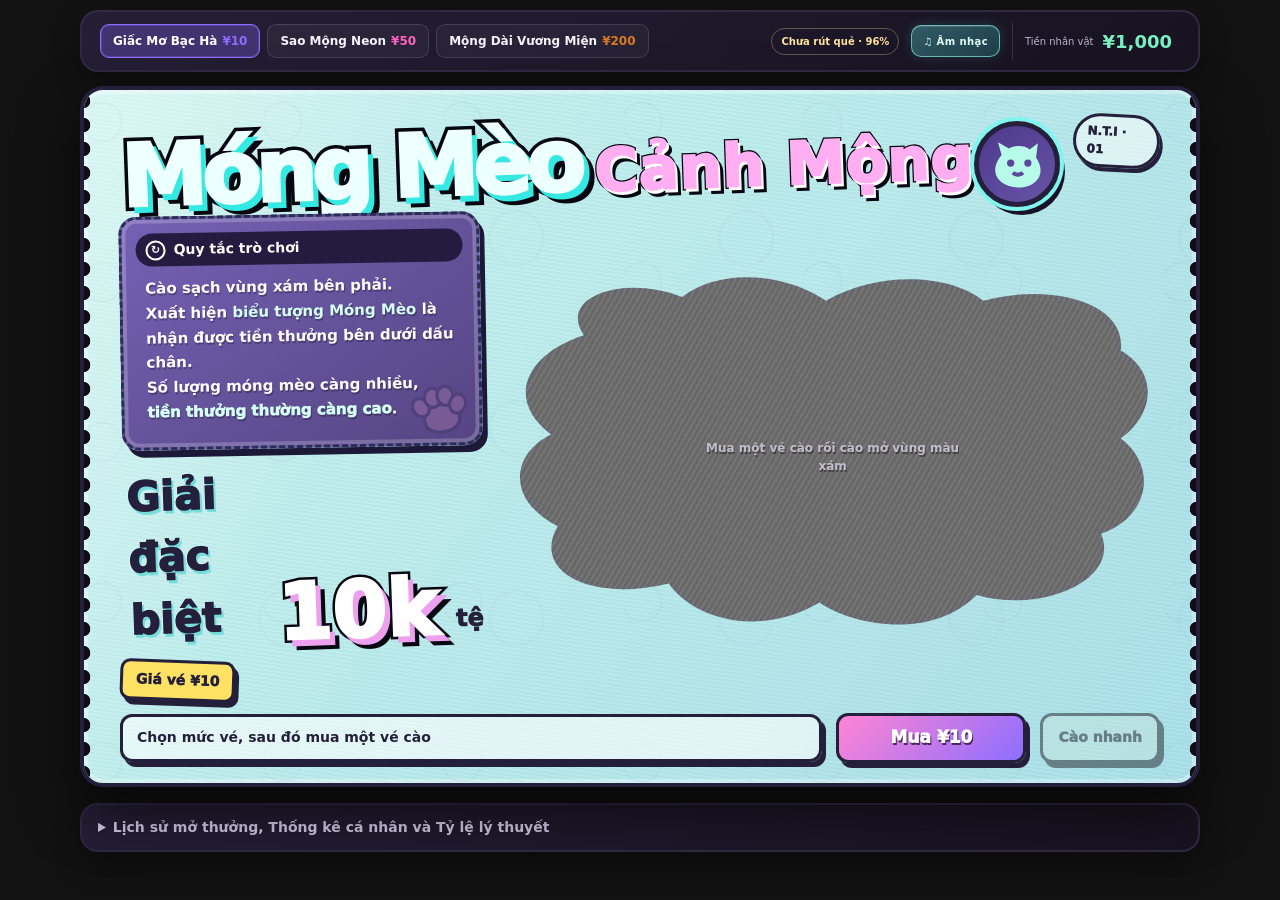
<file: arcade/scratch.html>
<!doctype html>
<html lang="zh-CN">
<head>
<meta charset="utf-8">
<meta name="viewport" content="width=device-width,initial-scale=1,viewport-fit=cover">
<title>Vé Cào Móng Mèo Mộng Mơ</title>
<style>
:root,body[data-theme=dark]{color-scheme:dark;--stage:#100d17;--panel:#1e182b;--line:#ffffff22;--text:#fff;--muted:#b6aac7;--good:#65f0b5;--bad:#ff7c9d;--shadow:#0009}
body[data-theme=warm-white]{color-scheme:light;--stage:#e8e0ee;--panel:#fff9ff;--line:#3b294528;--text:#2e2234;--muted:#76677e;--good:#18815a;--bad:#bd3e61;--shadow:#3b264233}
body[data-theme=green]{color-scheme:light;--stage:#dcebe3;--panel:#f8fffb;--line:#234f3a2b;--text:#25372d;--muted:#607468;--good:#1c7650;--bad:#b84962;--shadow:#244b352f}
body[data-theme=classic-dark]{color-scheme:dark;--stage:#161310;--panel:#29231e;--line:#e1c99c2a;--text:#eadfcf;--muted:#aa9a84;--good:#8bc6a2;--bad:#d57986;--shadow:#000a}
*{box-sizing:border-box}[hidden]{display:none!important}html,body{margin:0;min-width:0;background:transparent}body{padding:10px;overflow-x:hidden;color:var(--text);font:14px/1.5 "Microsoft YaHei UI","Microsoft YaHei",system-ui,sans-serif;-webkit-font-smoothing:antialiased}button{font:inherit;color:inherit}.scene{width:min(100%,1120px);max-width:100%;margin:auto}.control-strip{display:flex;align-items:center;justify-content:space-between;gap:12px;margin:0 20px 10px;padding:9px 12px;border:1px solid var(--line);border-radius:14px;background:color-mix(in srgb,var(--panel) 94%,transparent);box-shadow:0 10px 30px #0003}.tier-switch{display:flex;gap:7px;min-width:0;overflow:auto;padding:2px;scrollbar-width:thin}.tier-btn{min-width:max-content;padding:7px 12px;border:1px solid var(--line);border-radius:9px;background:#ffffff0b;cursor:pointer;font-weight:800;font-size:12px}.tier-btn b{margin-left:5px;color:var(--tier-color)}.tier-btn[aria-pressed=true]{border-color:var(--tier-color);background:color-mix(in srgb,var(--tier-color) 18%,var(--panel));box-shadow:inset 0 0 0 1px color-mix(in srgb,var(--tier-color) 30%,transparent)}.fortune-badge{flex:0 0 auto;padding:5px 9px;border:1px solid #f2d28b55;border-radius:999px;color:#ffe29c;font-size:10px;font-weight:900;white-space:nowrap}.wallet{flex:0 0 auto;display:flex;align-items:center;gap:9px;padding:5px 10px 5px 12px;border-left:1px solid var(--line)}.wallet span{color:var(--muted);font-size:10px}.wallet b{color:var(--good);font-size:18px;font-variant-numeric:tabular-nums}
.ticket{--paper:#c8f3f0;--paper2:#a9dfe8;--ink:#24203c;--purple:#6951a4;--pink:#eca1ed;--cyan:#7ff5ee;--gold:#ffe260;position:relative;overflow:hidden;min-height:570px;padding:24px 36px 20px;border:4px solid var(--ink);border-radius:23px;background:radial-gradient(circle at 76% 38%,#fff6 0 2px,transparent 3px),linear-gradient(115deg,#fff5,transparent 28%),repeating-linear-gradient(8deg,#ffffff0d 0 2px,#00000005 2px 4px),linear-gradient(130deg,var(--paper),var(--paper2));box-shadow:0 25px 55px var(--shadow),inset 0 0 0 4px #ffffff50;isolation:isolate}.ticket:before,.ticket:after{content:"";position:absolute;z-index:8;top:0;bottom:0;width:15px;pointer-events:none;background:radial-gradient(circle at 0 11px,var(--stage) 0 7px,transparent 7.6px) 0 0/15px 24px repeat-y}.ticket:before{left:-1px}.ticket:after{right:-1px;transform:scaleX(-1)}.paper-print{position:absolute;inset:0;z-index:-1;opacity:.22;pointer-events:none;background-image:radial-gradient(circle at 10% 20%,transparent 0 18px,#5d6c8e33 19px 20px,transparent 21px),radial-gradient(circle at 88% 78%,transparent 0 25px,#5d6c8e25 26px 28px,transparent 29px);background-size:180px 160px,230px 190px}.ticket-head{display:flex;align-items:center;gap:13px;position:relative;z-index:2;min-height:100px}.art-title{display:flex;align-items:flex-end;gap:14px;min-width:0;transform:rotate(-2deg)}.art-title .cat-word,.art-title .dream-word{display:inline-block;line-height:.88;white-space:nowrap}.cat-word{letter-spacing:-.06em}.dream-word{letter-spacing:-.025em}.cat-word{color:#eafcff;font-size:clamp(46px,7vw,86px);font-weight:1000;-webkit-text-stroke:clamp(3px,.55vw,7px) #060710;text-shadow:5px 6px 0 #33e9e2,10px 10px 0 #060710}.dream-word{padding-bottom:2px;color:#f3a5ee;font-size:clamp(31px,4.7vw,59px);font-weight:1000;-webkit-text-stroke:clamp(3px,.5vw,6px) #060710;text-shadow:4px 5px 0 #fff,8px 9px 0 #060710}.mascot{position:relative;width:86px;height:86px;flex:0 0 86px;display:grid;place-items:center;border:5px solid var(--ink);border-radius:50%;background:linear-gradient(145deg,#4e398b,#6654a7);box-shadow:0 0 0 4px var(--cyan),5px 8px 0 #171226}.cat-svg{width:58px;height:58px;fill:#b8fae9}.series-mark{margin-left:auto;align-self:flex-start;padding:6px 11px;border:3px solid var(--ink);border-radius:999px;background:#fff8;color:var(--ink);font-weight:1000;font-size:12px;transform:rotate(3deg);box-shadow:3px 4px 0 var(--ink)}
.ticket-body{display:grid;grid-template-columns:minmax(280px,.8fr) minmax(470px,1.45fr);gap:24px;align-items:center;position:relative;z-index:2}.info-side{display:flex;flex-direction:column;gap:14px}.rules-card{position:relative;padding:14px;border:3px dashed #273052;border-radius:18px;background:linear-gradient(145deg,#7561b4,#554583);box-shadow:inset 0 0 0 4px #ffffff35,5px 7px 0 #1c1837;color:#fff;transform:rotate(-1deg)}.rules-card:after{content:"";position:absolute;right:16px;bottom:12px;width:76px;height:60px;opacity:.22;background:radial-gradient(ellipse at 50% 66%,#fff 0 26%,transparent 27%),radial-gradient(circle at 18% 25%,#fff 0 13%,transparent 14%),radial-gradient(circle at 42% 10%,#fff 0 13%,transparent 14%),radial-gradient(circle at 66% 10%,#fff 0 13%,transparent 14%),radial-gradient(circle at 88% 28%,#fff 0 13%,transparent 14%);transform:rotate(-8deg)}.rules-title{display:flex;align-items:center;gap:8px;margin-bottom:10px;padding:6px 10px;border-radius:999px;background:#241c40;color:#fff;font-weight:900;text-align:center}.power-icon{width:20px;height:20px;display:grid;place-items:center;border:2px solid #fff;border-radius:50%;font-size:11px}.rules-copy{position:relative;z-index:1;padding:0 9px 8px;font-size:15px;font-weight:800;line-height:1.65;text-shadow:1px 2px #0004}.rules-copy em{color:#d5fff5;font-style:normal}.jackpot-block{display:flex;align-items:flex-end;gap:8px;padding-left:8px;color:var(--ink);transform:rotate(-2deg)}.jackpot-label{font-size:clamp(23px,3.2vw,42px);font-weight:1000;-webkit-text-stroke:1px #dff;text-shadow:2px 3px 0 #76dddb}.jackpot-value{color:#fff;font-size:clamp(44px,6.4vw,78px);font-weight:1000;line-height:.85;-webkit-text-stroke:clamp(2px,.4vw,5px) #060710;text-shadow:5px 6px 0 var(--pink),9px 10px 0 #060710}.jackpot-unit{padding-bottom:4px;font-size:24px;font-weight:1000}.price-stamp{align-self:flex-start;padding:7px 13px;border:3px solid var(--ink);border-radius:10px;background:var(--gold);color:var(--ink);font-weight:1000;box-shadow:4px 5px 0 var(--ink);transform:rotate(2deg)}
.scratch-side{position:relative}.cloud-frame{position:relative;min-height:382px;padding:48px 52px;overflow:hidden;clip-path:url(#airpCloudClip);background:repeating-linear-gradient(120deg,#75757b 0 2px,#66676d 2px 5px);filter:drop-shadow(0 0 2px #171526) drop-shadow(0 0 5px #83eee5) drop-shadow(6px 8px 0 #292443);isolation:isolate}.cloud-frame:before{content:"";position:absolute;inset:4px;z-index:-1;clip-path:inherit;background:repeating-linear-gradient(120deg,#757575 0 2px,#686868 2px 5px);box-shadow:inset 0 0 0 5px #17162b}.cloud-outline{display:none;position:absolute;inset:-4px;z-index:-2;clip-path:inherit;background:linear-gradient(135deg,#91fff1,#6d70be 65%,#22223e)}.prize-grid{display:grid;grid-template-columns:repeat(8,minmax(0,1fr));grid-template-rows:repeat(4,65px);position:relative;z-index:1}.prize-cell{grid-column:span 2;display:flex;flex-direction:column;align-items:center;justify-content:center;min-width:0;border-right:2px dashed #252434;border-bottom:2px dashed #252434;color:#fff;text-align:center}.prize-cell:nth-child(1){grid-column:3/span 2;grid-row:1}.prize-cell:nth-child(2){grid-column:5/span 2;grid-row:1;border-right:0}.prize-cell:nth-child(3){grid-column:1/span 2;grid-row:2}.prize-cell:nth-child(4){grid-column:3/span 2;grid-row:2}.prize-cell:nth-child(5){grid-column:5/span 2;grid-row:2}.prize-cell:nth-child(6){grid-column:7/span 2;grid-row:2;border-right:0}.prize-cell:nth-child(7){grid-column:1/span 2;grid-row:3}.prize-cell:nth-child(8){grid-column:3/span 2;grid-row:3}.prize-cell:nth-child(9){grid-column:5/span 2;grid-row:3}.prize-cell:nth-child(10){grid-column:7/span 2;grid-row:3;border-right:0}.prize-cell:nth-child(11){grid-column:3/span 2;grid-row:4;border-bottom:0}.prize-cell:nth-child(12){grid-column:5/span 2;grid-row:4;border-right:0;border-bottom:0}.prize-icon{height:27px;display:grid;place-items:center;color:#f4f4f4;font-size:24px;font-weight:900;text-shadow:2px 2px #242234}.prize-icon.paw{position:relative;width:31px;height:26px;margin:auto}.prize-icon.paw:before{content:"";position:absolute;left:6px;bottom:0;width:20px;height:15px;border-radius:55% 55% 48% 48%;background:#ffb1cf;box-shadow:0 0 0 2px #25233b}.prize-icon.paw i{position:absolute;width:8px;height:10px;border-radius:50%;background:#ffb1cf;box-shadow:0 0 0 2px #25233b}.prize-icon.paw i:nth-child(1){left:0;top:5px;transform:rotate(-24deg)}.prize-icon.paw i:nth-child(2){left:8px;top:0}.prize-icon.paw i:nth-child(3){right:7px;top:0}.prize-icon.paw i:nth-child(4){right:0;top:6px;transform:rotate(24deg)}.prize-amount{display:block;max-width:100%;overflow:hidden;color:#fff;font-size:clamp(13px,1.8vw,20px);font-weight:1000;font-style:italic;white-space:nowrap;text-overflow:ellipsis;text-shadow:2px 3px 0 #202030}.prize-cell.paw-cell .prize-amount{color:#ffe36a}canvas{position:absolute;inset:0;z-index:4;width:100%;height:100%;cursor:crosshair;touch-action:none}canvas.cleared{pointer-events:none;opacity:0;transition:opacity .42s}.empty-cloud{position:absolute;inset:0;z-index:3;display:grid;place-items:center;padding:80px;color:#e7e3ec;text-align:center}.empty-cloud b{display:block;font-size:25px}.empty-cloud span{font-size:12px;color:#c3bdcb}
.ticket-foot{display:flex;align-items:center;gap:14px;position:relative;z-index:3;margin-top:12px}.result{flex:1;min-height:48px;display:flex;align-items:center;padding:9px 14px;border:3px solid var(--ink);border-radius:12px;background:#fff9;color:var(--ink);font-weight:900;box-shadow:4px 5px 0 var(--ink)}.result.win{background:#fff2a8;color:#3b2844}.result.lose{background:#e4d5ec}.buy-btn,.reveal-btn{min-height:50px;border:3px solid var(--ink);border-radius:12px;cursor:pointer;font-weight:1000;box-shadow:4px 5px 0 var(--ink);transition:transform .12s,box-shadow .12s}.buy-btn{min-width:190px;padding:0 20px;background:linear-gradient(135deg,#ff85d3,#8d6eff);color:#fff;font-size:17px;text-shadow:1px 2px #4a275e}.reveal-btn{padding:0 15px;background:#8ff3e5;color:var(--ink)}.buy-btn:active,.reveal-btn:active{transform:translate(3px,4px);box-shadow:1px 1px 0 var(--ink)}button:disabled{cursor:default;filter:grayscale(.7);opacity:.5}.ledger{margin:12px 20px 0;border:1px solid var(--line);border-radius:13px;background:var(--panel);overflow:hidden}.ledger summary{padding:10px 13px;cursor:pointer;color:var(--muted);font-weight:800}.ledger-body{display:grid;grid-template-columns:1.2fr .8fr;gap:1px;border-top:1px solid var(--line);background:var(--line)}.history,.stats-panel{min-width:0;padding:12px;background:var(--panel)}.mini-title{display:flex;justify-content:space-between;margin-bottom:8px;font-size:11px;font-weight:900}.mini-title span{color:var(--muted);font-weight:500}.history-list{max-height:138px;overflow:auto}.history-row{display:grid;grid-template-columns:minmax(0,1fr) auto auto;gap:8px;padding:6px 0;border-bottom:1px solid var(--line);font-size:10px}.history-row:last-child{border-bottom:0}.history-name{overflow:hidden;white-space:nowrap;text-overflow:ellipsis}.history-cost{color:var(--muted)}.history-prize{color:var(--good);font-weight:900}.history-prize.zero{color:var(--muted)}.stats{display:grid;grid-template-columns:repeat(2,1fr);gap:7px}.stat{padding:8px;border:1px solid var(--line);border-radius:8px}.stat small{display:block;color:var(--muted);font-size:9px}.stat b{font-size:14px}.odds{grid-column:1/-1;padding:10px 12px;border-top:1px solid var(--line);background:var(--panel);color:var(--muted);font-size:10px}.odds table{width:100%;border-collapse:collapse;font-variant-numeric:tabular-nums}.odds th,.odds td{padding:5px;text-align:right;border-bottom:1px solid var(--line)}.odds th:first-child,.odds td:first-child{text-align:left}.toast{position:fixed;left:50%;bottom:20px;z-index:9999;max-width:min(88vw,420px);padding:9px 14px;border:2px solid #151224;border-radius:10px;background:#fff;color:#241b31;box-shadow:4px 5px 0 #151224;font-weight:900;text-align:center;transform:translate(-50%,12px);opacity:0;pointer-events:none;transition:.18s}.toast.show{opacity:1;transform:translate(-50%,0)}button:focus-visible,summary:focus-visible{outline:3px solid #5ff4e2;outline-offset:3px}
@media(max-width:850px){.ticket{padding:20px 28px}.ticket-body{grid-template-columns:1fr}.info-side{display:grid;grid-template-columns:1fr auto;align-items:end}.rules-card{grid-column:1/2}.jackpot-block{grid-column:1/2}.price-stamp{grid-column:2/3;grid-row:1/3}.cloud-frame{min-height:360px}.ticket-head{justify-content:center}.series-mark{position:absolute;right:0;top:0}}
@media(max-width:560px){body{padding:4px}.control-strip{margin:0 4px 7px;padding:7px}.wallet span{display:none}.wallet{padding-left:8px}.wallet b{font-size:15px}.tier-btn{padding:6px 9px;font-size:11px}.ticket{padding:16px 17px 14px;border-width:3px;border-radius:15px}.ticket-head{min-height:78px;gap:8px}.cat-word{font-size:43px;text-shadow:3px 4px 0 #33e9e2,6px 7px 0 #060710}.dream-word{font-size:29px;text-shadow:3px 3px 0 #fff,5px 6px 0 #060710}.mascot{width:59px;height:59px;flex-basis:59px;border-width:3px;box-shadow:0 0 0 3px var(--cyan),3px 4px 0 #171226}.cat-svg{width:41px}.series-mark{display:none}.info-side{display:block}.rules-card{padding:10px}.rules-copy{font-size:12px}.jackpot-label{font-size:24px}.jackpot-value{font-size:48px}.price-stamp{position:absolute;right:22px;top:108px;font-size:11px}.cloud-frame{min-height:330px;padding:42px 30px}.prize-grid{grid-template-rows:repeat(4,61px)}.ticket-foot{display:grid;grid-template-columns:1fr auto}.result{grid-column:1/-1;min-height:43px}.buy-btn{min-width:0}.ledger{margin:8px 4px}.ledger-body{grid-template-columns:1fr}.ticket:before,.ticket:after{width:10px;background-size:10px 20px}}
@media(max-width:390px){.cat-word{font-size:37px}.dream-word{font-size:25px}.mascot{width:52px;height:52px;flex-basis:52px}.cloud-frame{min-height:310px;padding:38px 25px}.prize-grid{grid-template-rows:repeat(4,58px)}.prize-icon{font-size:20px}.prize-amount{font-size:12px}.buy-btn,.reveal-btn{font-size:12px}.jackpot-unit{font-size:17px}}
@media(prefers-reduced-motion:reduce){*,*:before,*:after{transition-duration:.01ms!important;animation-duration:.01ms!important}}
</style>

<style id="tier-theme-overrides">
.ticket{--title-main:#edffff;--title-sub:#ffaff1;--title-shadow:#33e9e2;--ticket-text:#24203c;--mascot-a:#4e398b;--mascot-b:#6654a7;--mascot-fill:#b8fae9;--rule-a:#7561b4;--rule-b:#554583;--rule-head:#241c40;--rule-accent:#d5fff5;--rule-border:#273052;--rule-shadow:#1c1837;--foil-1:#8b8b8f;--foil-2:#5f6065;--foil-3:#929296;--foil-4:#55565d;--foil-5:#85858a;--foil-line:#22222d;--foil-text:#e7e4e9;--grid-a:#66676d;--grid-b:#75757b;--icon-snow:#8eefff;--icon-cloud:#c8d5ff;--icon-moon:#ffe58a;--icon-star:#ff9bdd;--icon-cat:#9bf0c8;--icon-paw:#ffabd0;--prize-text:#fff;--jackpot-fill:#fff}
.ticket[data-tier=note]{background:radial-gradient(circle at 76% 38%,#fff6 0 2px,transparent 3px),linear-gradient(115deg,#fff5,transparent 28%),repeating-linear-gradient(8deg,#ffffff0d 0 2px,#00000005 2px 4px),linear-gradient(130deg,var(--paper),var(--paper2))}
.ticket[data-tier=starlight]{background:radial-gradient(circle at 14% 18%,#fff 0 1px,transparent 2px),radial-gradient(circle at 74% 13%,#70eaff 0 1px,transparent 2px),radial-gradient(circle at 87% 68%,#ff72d0 0 1.5px,transparent 2.5px),linear-gradient(128deg,#35266d,#1b2052 55%,#111a3d);background-size:58px 58px,83px 83px,109px 109px,auto;box-shadow:0 25px 55px var(--shadow),inset 0 0 0 4px #8ef3ff42}
.ticket[data-tier=crown]{background:radial-gradient(circle at 78% 18%,#fff6 0 2px,transparent 3px),repeating-linear-gradient(115deg,#ffffff12 0 3px,#7d360807 3px 7px),linear-gradient(130deg,#ffeab3,#efc477 52%,#e99b72);box-shadow:0 25px 55px var(--shadow),inset 0 0 0 4px #fff2b069}
.cat-word{color:var(--title-main);text-shadow:5px 6px 0 var(--title-shadow),10px 10px 0 #060710}.dream-word{color:var(--title-sub)}.mascot{background:linear-gradient(145deg,var(--mascot-a),var(--mascot-b));box-shadow:0 0 0 4px var(--cyan),5px 8px 0 #171226}.cat-svg{fill:var(--mascot-fill)}.rules-card{border-color:var(--rule-border);background:linear-gradient(145deg,var(--rule-a),var(--rule-b));box-shadow:inset 0 0 0 4px #ffffff35,5px 7px 0 var(--rule-shadow)}.rules-title{background:var(--rule-head)}.rules-copy em{color:var(--rule-accent)}.jackpot-block{color:var(--ticket-text)}.jackpot-value{color:var(--jackpot-fill)}.cloud-frame{background:repeating-linear-gradient(120deg,var(--grid-b) 0 2px,var(--grid-a) 2px 5px)}.prize-icon.snow{color:var(--icon-snow);text-shadow:0 0 8px color-mix(in srgb,var(--icon-snow) 70%,transparent),2px 2px #242234}.prize-icon.cloud{color:var(--icon-cloud);text-shadow:0 0 8px color-mix(in srgb,var(--icon-cloud) 65%,transparent),2px 2px #242234}.prize-icon.moon{color:var(--icon-moon);text-shadow:0 0 8px color-mix(in srgb,var(--icon-moon) 65%,transparent),2px 2px #242234}.prize-icon.star{color:var(--icon-star);text-shadow:0 0 8px color-mix(in srgb,var(--icon-star) 65%,transparent),2px 2px #242234}.prize-icon.paw:before,.prize-icon.paw i{background:var(--icon-paw)}.prize-amount{color:var(--prize-text)}
.prize-icon.cat-face{position:relative;width:29px;height:23px;margin:auto;border-radius:48% 48% 45% 45%;background:var(--icon-cat);filter:drop-shadow(0 0 5px color-mix(in srgb,var(--icon-cat) 65%,transparent));text-shadow:none}.prize-icon.cat-face:before,.prize-icon.cat-face:after{content:"";position:absolute;top:-6px;width:12px;height:12px;background:var(--icon-cat);clip-path:polygon(0 0,100% 58%,16% 100%)}.prize-icon.cat-face:before{left:1px}.prize-icon.cat-face:after{right:1px;transform:scaleX(-1)}.prize-icon.cat-face i{position:absolute;left:7px;top:8px;width:4px;height:4px;border-radius:50%;background:#302640;box-shadow:11px 0 #302640}.prize-icon.cat-face i:after{content:"";position:absolute;left:4px;top:6px;width:7px;height:4px;border-bottom:2px solid #302640;border-radius:0 0 8px 8px}
.empty-cloud{padding:70px}.empty-message{max-width:270px;color:var(--foil-text);font-size:16px;font-weight:900;line-height:1.55;text-align:center;text-shadow:1px 2px #0006}.ticket[data-tier=starlight] .paper-print{opacity:.12}.ticket[data-tier=crown] .paper-print{opacity:.16}
@media(max-width:560px){.dream-word{color:var(--title-sub)}.empty-message{font-size:14px}}
</style>
<style id="win-modal-styles">
.jackpot-unit{margin-left:10px}.ticket[data-tier="crown"] .jackpot-block{gap:7px}.ticket[data-tier="crown"] .jackpot-value{font-size:clamp(42px,4.6vw,58px);letter-spacing:-.075em}.ticket[data-tier="crown"] .jackpot-unit{margin-left:12px}
.win-overlay{position:fixed;inset:0;z-index:10000;display:grid;place-items:center;padding:18px;background:#0c0916b8;backdrop-filter:blur(6px);-webkit-backdrop-filter:blur(6px)}.win-overlay[hidden]{display:none!important}.win-modal{--wm-a:#a16cff;--wm-b:#ff79c9;--wm-paper:#f8efff;position:relative;width:min(100%,410px);overflow:hidden;padding:28px 24px 23px;border:4px solid #171225;border-radius:24px;background:radial-gradient(circle at 50% -10%,#fff 0 3%,transparent 33%),linear-gradient(145deg,var(--wm-paper),#fff);box-shadow:0 24px 70px #0009,0 0 0 5px color-mix(in srgb,var(--wm-a) 55%,transparent);color:#241b31;text-align:center;animation:win-pop .34s cubic-bezier(.2,.9,.25,1.18)}.win-overlay[data-tier="starlight"] .win-modal{--wm-a:#58eaff;--wm-b:#ff66c4;--wm-paper:#dfe7ff;background:radial-gradient(circle at 15% 12%,#fff 0 1px,transparent 2px),radial-gradient(circle at 82% 24%,#ff74ce 0 1.5px,transparent 2.5px),linear-gradient(145deg,#24255c,#17183e);background-size:32px 32px,45px 45px,auto;color:#fff}.win-overlay[data-tier="crown"] .win-modal{--wm-a:#f0a72d;--wm-b:#ef5361;--wm-paper:#fff0b7;background:repeating-linear-gradient(115deg,#fff3 0 3px,transparent 3px 8px),linear-gradient(145deg,#fff1bd,#f4b66f);color:#4a2022}.win-close{position:absolute;right:12px;top:10px;width:36px;height:36px;border:0;border-radius:50%;background:#17122515;color:inherit;cursor:pointer;font-size:22px;font-weight:900}.win-kicker{margin-top:9px;color:var(--wm-a);font-size:12px;font-weight:1000;letter-spacing:.14em}.win-title{margin:3px 0 0;font-size:30px;line-height:1.15;font-weight:1000}.win-amount{margin:9px 0 6px;color:var(--wm-b);font-size:clamp(42px,13vw,66px);line-height:1;font-weight:1000;-webkit-text-stroke:2px #171225;text-shadow:3px 4px 0 #fff,6px 7px 0 #171225;font-variant-numeric:tabular-nums}.win-overlay[data-tier="starlight"] .win-amount{text-shadow:3px 4px 0 #62eaff,6px 7px 0 #0b0d26}.win-copy{margin:12px auto 17px;color:inherit;font-size:14px;font-weight:800}.win-accept{min-width:180px;min-height:46px;padding:0 22px;border:3px solid #171225;border-radius:12px;background:linear-gradient(135deg,var(--wm-b),var(--wm-a));color:#fff;cursor:pointer;font-weight:1000;box-shadow:4px 5px 0 #171225}.win-accept:active{transform:translate(3px,4px);box-shadow:1px 1px 0 #171225}.win-paw{position:relative;width:62px;height:55px;margin:0 auto}.win-paw:before{content:"";position:absolute;left:14px;bottom:0;width:36px;height:28px;border-radius:55% 55% 48% 48%;background:var(--wm-b);box-shadow:0 0 0 4px #171225}.win-paw i{position:absolute;width:16px;height:20px;border-radius:50%;background:var(--wm-b);box-shadow:0 0 0 4px #171225}.win-paw i:nth-child(1){left:0;top:12px;transform:rotate(-24deg)}.win-paw i:nth-child(2){left:16px;top:0}.win-paw i:nth-child(3){right:14px;top:0}.win-paw i:nth-child(4){right:0;top:13px;transform:rotate(24deg)}.win-spark,.win-spark:before,.win-spark:after{position:absolute;width:10px;height:10px;background:var(--wm-a);clip-path:polygon(50% 0,61% 39%,100% 50%,61% 61%,50% 100%,39% 61%,0 50%,39% 39%)}.win-spark{left:35px;top:54px}.win-spark:before,.win-spark:after{content:""}.win-spark:before{left:300px;top:20px;background:var(--wm-b);transform:scale(.75)}.win-spark:after{left:260px;top:184px;background:var(--wm-a);transform:scale(.55)}@keyframes win-pop{from{opacity:0;transform:translateY(18px) scale(.88)}to{opacity:1;transform:none}}@media(max-width:560px){.ticket[data-tier="crown"] .jackpot-value{font-size:43px}.ticket[data-tier="crown"] .jackpot-unit{margin-left:8px}.win-modal{padding:24px 17px 20px}.win-title{font-size:26px}.win-amount{-webkit-text-stroke:1.5px #171225}}
</style><style id="scratch-audio-style">.tier-switch{flex:1 1 auto}.scratch-audio-dock{flex:0 0 auto}.scratch-audio-dock button{min-width:66px;height:32px;padding:0 11px;border:1px solid #8c7aff70;border-radius:10px;background:linear-gradient(145deg,#2d2447,#171428);box-shadow:inset 0 1px 0 #ffffff1c,0 4px 12px #0005;color:#e9e4ff;font-size:10px;font-weight:900;letter-spacing:.04em;cursor:pointer}.scratch-audio-dock button[aria-pressed="true"]{border-color:#86f3e5a8;background:linear-gradient(145deg,#315b66,#1f3f4b);color:#dffff9;box-shadow:inset 0 1px 0 #ffffff28,0 0 12px #6ff4df26}.scratch-audio-dock button:hover{filter:brightness(1.12)}.scratch-audio-dock button:active{transform:translateY(1px)}@media(max-width:600px){.control-strip{gap:5px}.scratch-audio-dock button{min-width:44px;height:29px;padding:0 6px;font-size:0}.scratch-audio-dock button:before{content:"♫";font-size:13px}.wallet{padding-left:6px}}</style>

<style id="scratch-visual-recovery">
/* Recovered visual refinements. */
.control-strip,.ledger{width:100%;margin-left:0;margin-right:0;border:2px solid #312944;background:linear-gradient(135deg,#251f37f7,#171321f7);box-shadow:0 12px 30px #0005;color:#f7f2ff}
.control-strip{margin-bottom:14px;padding:10px 16px;border-radius:18px}
.ledger{margin-top:16px;border-radius:18px}
.ledger summary{padding:12px 16px;color:#d8cee7}
.tier-btn{border-color:#ffffff20;background:#ffffff0b;color:#f7f2ff}
.tier-btn[aria-pressed=true]{background:color-mix(in srgb,var(--tier-color) 30%,#211a31);color:#fff}
.wallet{border-left-color:#ffffff20}.wallet span{color:#bdb1ce}.wallet b{color:#7af0c1}
.ledger-body{background:#ffffff18}.history,.stats-panel,.odds{background:#1c1729;color:#f6f0ff}.mini-title span,.odds{color:#b9aec8}

/* Recovered visual refinements. */
.dream-word{color:var(--title-sub);letter-spacing:.015em;-webkit-text-stroke:2.5px #060710;paint-order:stroke fill;text-shadow:2px 3px 0 #fff,5px 6px 0 #060710;text-rendering:geometricPrecision}

/* Recovered visual refinements. */
.rules-card:after{display:none!important}
.rules-copy{padding-right:9px}
.rules-emphasis{color:var(--rule-accent);font-weight:1000}
.rules-paw-watermark{position:absolute!important;right:24px;bottom:20px;width:31px!important;height:26px!important;margin:0!important;opacity:.19;transform:rotate(-8deg) scale(1.6);transform-origin:center;pointer-events:none;z-index:0}
.rules-paw-watermark:before,.rules-paw-watermark i{background:var(--icon-paw)!important}

/* Recovered visual refinements. */
.cloud-frame{padding:0}
.prize-grid{position:absolute;left:12%;right:12%;top:18%;bottom:18%;z-index:1;display:flex!important;min-height:0;flex-direction:column;justify-content:stretch;gap:4px;overflow:visible}
.prize-grid[hidden]{display:none!important}
.prize-row{display:grid;flex:1 1 0;min-height:0;width:100%;grid-template-columns:repeat(4,minmax(0,1fr));gap:4px}
.prize-row.short{width:50%;grid-template-columns:repeat(2,minmax(0,1fr));align-self:center}
.prize-row .prize-cell{grid-column:auto!important;grid-row:auto!important;min-height:0;padding:2px;border:2px dashed #252434!important;border-radius:7px;background:#ffffff08;overflow:visible}
.prize-icon{flex:0 0 auto;height:25px;line-height:1}.prize-amount{margin-top:2px;line-height:1.05}

@media(max-width:600px){.control-strip{margin-bottom:9px;padding:7px 9px;border-radius:13px}.ledger{margin-top:10px;border-radius:13px}.ledger summary{padding:10px 12px}}
@media(max-width:560px){.dream-word{color:var(--title-sub);-webkit-text-stroke:1.5px #060710;text-shadow:1px 2px 0 #fff,3px 4px 0 #060710}.rules-copy{padding-right:9px}.rules-paw-watermark{right:17px;bottom:17px;transform:rotate(-8deg) scale(1.35)}.prize-grid{gap:3px}.prize-row{gap:3px}.prize-row .prize-cell{padding:1px;border-width:1.5px!important}.prize-icon{height:22px;font-size:19px}.prize-icon.cat-face{transform:scale(.88)}.prize-amount{font-size:11px}}
</style>
<style id="jackpot-layout-fix">
.ticket[data-tier="starlight"] .jackpot-block,.ticket[data-tier="crown"] .jackpot-block{display:grid;grid-template-columns:max-content max-content max-content;grid-template-areas:"label value unit";justify-content:start;align-items:end;column-gap:9px;padding:3px 0 4px 8px}
.ticket[data-tier="starlight"] .jackpot-label,.ticket[data-tier="crown"] .jackpot-label{grid-area:label;white-space:nowrap;font-size:clamp(29px,2.7vw,36px);line-height:.95}
.ticket[data-tier="starlight"] .jackpot-value,.ticket[data-tier="crown"] .jackpot-value{grid-area:value;min-width:0;white-space:nowrap;font-size:clamp(50px,5vw,62px);line-height:.82;letter-spacing:-.075em}
.ticket[data-tier="crown"] .jackpot-value{font-size:clamp(48px,4.7vw,58px)}
.ticket[data-tier="starlight"] .jackpot-unit,.ticket[data-tier="crown"] .jackpot-unit{grid-area:unit;margin:0 0 2px 0;padding:0;white-space:nowrap;font-size:21px;line-height:1}
@media(max-width:560px){.ticket[data-tier="starlight"] .jackpot-block,.ticket[data-tier="crown"] .jackpot-block{column-gap:6px;padding-left:4px}.ticket[data-tier="starlight"] .jackpot-label,.ticket[data-tier="crown"] .jackpot-label{font-size:21px}.ticket[data-tier="starlight"] .jackpot-value,.ticket[data-tier="crown"] .jackpot-value{font-size:42px}.ticket[data-tier="crown"] .jackpot-value{font-size:39px}.ticket[data-tier="starlight"] .jackpot-unit,.ticket[data-tier="crown"] .jackpot-unit{font-size:16px}}
</style>
<style id="phone-landscape-fit">
/* Real phone landscape: keep the two-column ticket. Portrait phones use the
   stacked 560px layout instead of CSS-rotating the whole lobby. */
@media (orientation: landscape) and (max-height: 520px) {
  html,body{height:100%;overflow:hidden!important}
  body{padding:2px 8px 4px 2px!important}
  .scene{height:100%;min-height:0;display:flex;flex-direction:column}
  .control-strip{flex:0 0 auto;margin:0 0 4px;padding:4px 8px;border-radius:10px}
  .ledger{display:none!important}
  .ticket{flex:1 1 auto;min-height:0;display:flex;flex-direction:column;padding:6px 10px!important;overflow:hidden}
  .ticket-head{flex:0 0 auto;min-height:0;gap:6px}
  .cat-word{font-size:28px}
  .dream-word{font-size:18px}
  .mascot{width:40px;height:40px;flex-basis:40px}
  .ticket-body{flex:1 1 auto;min-height:0;display:grid!important;grid-template-columns:minmax(132px,.5fr) minmax(0,1.5fr)!important;gap:8px!important;align-items:stretch!important}
  .info-side{display:flex!important;flex-direction:column;gap:6px;min-height:0;overflow:auto}
  .rules-copy{font-size:11px;line-height:1.4}
  .jackpot-label{font-size:16px}
  .jackpot-value{font-size:28px}
  .jackpot-unit{font-size:14px}
  .scratch-side,.cloud-frame{min-height:0!important;height:100%}
  .cloud-frame{padding:16px 18px!important}
  .empty-cloud{padding:20px}
  .prize-grid{height:100%;grid-template-rows:repeat(4,minmax(0,1fr))!important}
  .ticket-foot{flex:0 0 auto;display:flex!important;flex-wrap:nowrap;grid-template-columns:none!important;margin-top:6px!important;gap:8px;padding-right:4px}
  .ticket-foot .result{flex:1;min-width:0;min-height:36px;grid-column:auto;overflow:hidden;text-overflow:ellipsis;white-space:nowrap}
  .buy-btn,.reveal-btn{flex:0 0 auto;min-height:36px;font-size:13px}
  .buy-btn{min-width:108px;padding:0 12px}
  .price-stamp{position:static}
}
@media (orientation: landscape) and (max-height: 360px) {
  /* 头Thưởng额没有别处显示，收得比标题晚一档（见 mobile-fit-pass 的 300px）。 */
  .ticket-head,.series-mark,.price-stamp{display:none!important}
  .rules-card{padding:8px}
  .rules-copy{font-size:10px}
  .cloud-frame{padding:10px 12px!important}
  .empty-cloud{padding:24px}
  .buy-btn{min-width:100px;padding:0 12px}
}
</style>
<style id="mobile-fit-pass">
/* ------------------------------------------------------------------ *
 * 手机适配收尾。修的是三件独立的事：
 *   1) 标题描边把字吃掉      -webkit-text-stroke 默认画在填充之上，
 *                            字号一小，3px 描边就把笔画糊成一团黑。
 *   2) 票价印章压住头奖文字  原来在 ≤560px 用 absolute 定位硬塞，
 *                            换回文档流里排。
 *   3) 竖屏要滚动才够到「购买」 把票面收进一屏，记录抽屉留在下面。
 * ------------------------------------------------------------------ */

/* 1) 描边先画、填充后画，笔画就不会被自己的描边糊掉；
      手机上再把描边宽度改成随字号走的 em。 */
.cat-word,.dream-word,.jackpot-value,.jackpot-label,.win-amount{paint-order:stroke fill}
@media(max-width:600px),(orientation:landscape) and (max-height:520px){
  .cat-word{-webkit-text-stroke-width:.075em}
  .dream-word{-webkit-text-stroke-width:.07em}
  .jackpot-value{-webkit-text-stroke-width:.055em}
}

/* 2) 票价印章回到文档流：规则卡整行，头奖和印章并排收底。 */
@media(max-width:850px){
  .info-side{
    display:grid!important;grid-template-columns:minmax(0,1fr) auto;
    align-items:end;column-gap:10px;row-gap:8px;
  }
  .rules-card{grid-column:1/-1;grid-row:1}
  .jackpot-block{grid-column:1;grid-row:2;margin:0}
  .price-stamp{
    position:static!important;right:auto!important;top:auto!important;
    grid-column:2;grid-row:2;align-self:end;
  }
}

/* 3) 票档不再横向藏起来：三档平铺，名称和票价上下排。 */
@media(max-width:600px){
  .tier-switch{
    display:grid;grid-template-columns:repeat(3,minmax(0,1fr));
    gap:5px;overflow:visible;padding:0;
  }
  .tier-btn{
    display:flex;flex-direction:column;align-items:center;justify-content:center;
    gap:1px;min-width:0;min-height:44px;padding:5px 4px;
    font-size:11px;line-height:1.2;
  }
  .tier-btn b{margin-left:0;font-size:11px}
}
@media(max-width:430px){
  /* 名称和票价上下排之后，三档 + 音乐 + 余额在 320px 里也是一行装得下的，
     所以不必换行 —— 换行会白吃掉 34px 高，320x568 的机器上正好差这一点。 */
  .control-strip{gap:6px}
  .tier-btn{font-size:10px;padding:5px 2px}
  .tier-btn b{font-size:10px}
  .wallet{padding:5px 4px 5px 8px}
  .wallet b{font-size:14px}
}

/* 4) 竖屏一屏放下整张票，「购买」不用滚动。
      用 svh 而不是 dvh：地址栏收放不会改变 svh，
      否则每次收放都触发 resize 重画涂层，刮开的进度会被抹掉。 */
@media (orientation: portrait) and (max-width: 600px){
  body{padding:4px}
  .scene{
    display:flex;flex-direction:column;
    min-height:calc(100vh - 8px);min-height:calc(100svh - 8px);
  }
  .control-strip{flex:0 0 auto}
  .ledger{flex:0 0 auto}
  .ticket{
    /* 基础样式里的 min-height:570px 比 320x568 的整个视口还高，
       是这一档「必须滚动才够到购买键」的根因。 */
    flex:1 1 auto;min-height:0!important;
    display:flex;flex-direction:column;
  }
  .ticket-head{flex:0 0 auto}
  .ticket-body{
    flex:1 1 auto;min-height:0;
    grid-template-columns:minmax(0,1fr)!important;
    grid-template-rows:auto minmax(0,1fr);
    align-items:stretch!important;
  }
  .info-side{min-height:0}
  .scratch-side{min-height:0}
  .cloud-frame{height:100%;min-height:120px!important}
  .prize-grid{inset:14% 10%}
  .ticket-foot{flex:0 0 auto}
}
/* 矮竖屏（<=740px 高）再把标题和规则收一档，给刮奖区留面积。 */
@media (orientation: portrait) and (max-width: 600px) and (max-height: 760px){
  .ticket-head{min-height:0;gap:7px}
  .cat-word{font-size:34px}
  .dream-word{font-size:23px}
  .mascot{width:46px;height:46px;flex-basis:46px}
  .cat-svg{width:32px;height:32px}
  .rules-card{padding:8px 9px}
  .rules-title{margin-bottom:6px;padding:4px 9px;font-size:12px}
  .rules-copy{padding:0 4px 2px;font-size:11px;line-height:1.45}
  .jackpot-label{font-size:19px}
  .jackpot-value{font-size:38px}
  .jackpot-unit{font-size:14px;margin-left:6px}
  .price-stamp{padding:5px 9px;font-size:11px}
  .ticket{padding:12px 13px 11px}
  .ticket-foot{margin-top:9px;gap:8px}
  .result{min-height:38px;padding:6px 11px;font-size:12px}
  .buy-btn,.reveal-btn{min-height:44px}
}

/* 5) 横屏：info-side 原来 overflow:auto，票价印章被裁在下沿。
      改成不裁切，并按高度把头奖收小。 */
@media (orientation: landscape) and (max-height: 520px){
  .info-side{overflow:visible!important;justify-content:flex-start}
  .jackpot-block{margin:0;padding-left:4px}
  .jackpot-label{font-size:clamp(12px,3.4vh,16px)}
  .jackpot-value{font-size:clamp(21px,6.4vh,30px)}
  .jackpot-unit{font-size:clamp(11px,2.8vh,14px);margin-left:5px}
  .price-stamp{align-self:flex-start;padding:4px 9px;font-size:10px}
  .cat-word{font-size:clamp(19px,7vh,28px)}
  .dream-word{font-size:clamp(13px,4.6vh,18px)}
}
@media (orientation: landscape) and (max-height: 430px){
  /* 430px 高以下，标题那一行只剩被描边糊住的一条黑边，收掉换刮奖面积。
     票价在顶部票档按钮上已经写着了，印章也一起收。
     头Thưởng额没有别处显示，留下来。 */
  .ticket-head,.series-mark,.price-stamp{display:none!important}
  .info-side{grid-template-columns:minmax(0,1fr)!important}
  .rules-card{grid-row:auto}
  .jackpot-block{grid-column:1!important;grid-row:auto!important}
  .jackpot-label{font-size:clamp(11px,3vh,14px)}
  .jackpot-value{font-size:clamp(19px,5.6vh,26px)}
  .jackpot-unit{font-size:11px;margin-left:4px}
}
@media (orientation: landscape) and (max-height: 300px){
  .jackpot-block{display:none!important}
}

/* 6) 触摸目标：音乐键和票档键原来只有 21~34px 高。 */
.scratch-audio-dock button,.reveal-btn,.win-close{position:relative}
.scratch-audio-dock button:after,.win-close:after{
  content:"";position:absolute;left:50%;top:50%;
  min-width:44px;min-height:44px;width:100%;height:100%;
  transform:translate(-50%,-50%);
}
@media (hover:hover) and (pointer:fine){
  .scratch-audio-dock button:after,.win-close:after{display:none}
}
@media(max-width:600px){
  .scratch-audio-dock button{height:44px}
  .reveal-btn{min-height:44px}
}
/* 横屏：票档键 34px、购买/全部刮开 36px，都不够指尖。
   标题行收掉之后腾出的高度正好补给它们。 */
@media (orientation: landscape) and (max-height: 520px){
  .tier-btn{min-height:44px}
  .scratch-audio-dock button{height:38px}
  .buy-btn,.reveal-btn{min-height:44px!important}
  .ticket-foot .result{min-height:44px}
}

/* 可读性下限：手机上被压到 9px 以下的标签抬回 9px。 */
@media(max-width:600px),(orientation:landscape) and (max-height:520px){
  .wallet span{font-size:9px}
  .mini-title{font-size:10px}
  .stat small{font-size:9px}
  .history-row{font-size:10px}
  .odds{font-size:10px}
  .empty-cloud span{font-size:10px}
}
</style>
<style id="hud-embed">
html.is-hud .control-strip .wallet{display:none!important}
html.is-hud .control-strip{justify-content:flex-start}
</style>
<script>try{if(parent!==window)document.documentElement.classList.add('is-hud')}catch(_){}</script>
</head>
<body>
<main class="scene"><svg width="0" height="0" aria-hidden="true" style="position:absolute"><defs><clipPath id="airpCloudClip" clipPathUnits="objectBoundingBox"><path d="M.12,.18 C.08,.08 .18,.02 .27,.08 C.33,0 .43,.02 .49,.09 C.57,.01 .68,.02 .73,.09 C.84,.04 .95,.10 .94,.22 C1,.28 .99,.39 .94,.45 C1,.53 .98,.66 .91,.70 C.94,.82 .82,.91 .72,.86 C.65,.98 .53,.94 .48,.88 C.38,.98 .28,.91 .25,.83 C.13,.88 .04,.80 .08,.68 C0,.61 .01,.49 .07,.44 C0,.35 .03,.23 .12,.18 Z"/></clipPath></defs></svg>
<div class="control-strip"><div class="tier-switch" id="tiers" role="group" aria-label="Chọn vé cào"></div><div class="fortune-badge" id="scratchFortuneBadge">Chưa rút quẻ &middot; 96%</div><div class="scratch-audio-dock"><button id="scratchMusicToggle" type="button" aria-pressed="true">♫ Âm nhạc</button></div><div class="wallet"><span>Tiền nhân vật</span><b id="balance">¥0</b></div></div>
<article class="ticket" id="ticket"><div class="paper-print"></div>
<header class="ticket-head"><div class="art-title"><span class="cat-word" id="titleMain">MÓNG MÈO</span><span class="dream-word" id="titleSub">MỘNG MƠ</span></div><div class="mascot" aria-hidden="true"><svg class="cat-svg" viewBox="0 0 64 64"><path d="M15 22 11 8l12 7c3-2 7-3 11-3 5 0 9 1 12 4l9-7-2 16c3 4 5 9 5 14 0 11-10 19-24 19S8 50 8 39c0-7 3-12 7-17Zm10 13a4 4 0 1 0 0-8 4 4 0 0 0 0 8Zm19 0a4 4 0 1 0 0-8 4 4 0 0 0 0 8ZM26 43c4 4 10 4 14 0l-3-3c-2 2-6 2-8 0l-3 3Z"/></svg></div><div class="series-mark" id="seriesMark">N.T.I · 01</div></header>
<div class="ticket-body"><section class="info-side"><div class="rules-card"><div class="rules-title"><span class="power-icon">↻</span><span>Quy tắc trò chơi</span></div><div class="rules-copy">Cào sạch vùng xám bên phải.<br>Xuất hiện <em>biểu tượng Móng Mèo</em> là nhận được tiền thưởng bên dưới dấu chân.<br>Số lượng móng mèo càng nhiều, <strong class="rules-emphasis">tiền thưởng thường càng cao</strong>.</div><span class="rules-paw-watermark prize-icon paw" aria-hidden="true"><i></i><i></i><i></i><i></i></span></div><div class="jackpot-block"><span class="jackpot-label">Giải đặc biệt</span><strong class="jackpot-value" id="jackpot">10.000</strong><span class="jackpot-unit">tệ</span></div><div class="price-stamp" id="priceStamp">Giá vé ¥10</div></section>
<section class="scratch-side"><div class="cloud-outline"></div><div class="cloud-frame" id="scratch"><div class="empty-cloud" id="empty"><span class="empty-message">Mua một vé cào rồi cào mở vùng màu xám</span></div><div class="prize-grid" id="grid" hidden></div><canvas id="canvas" hidden aria-label="Lớp phủ cào"></canvas></div></section></div>
<footer class="ticket-foot"><div class="result" id="result" aria-live="polite">Chọn mức vé, sau đó mua một vé cào</div><button class="buy-btn" id="buy" type="button">Mua ¥10</button><button class="reveal-btn" id="reveal" type="button" disabled aria-label="Cào nhanh và mở thưởng ngay" title="Bỏ qua cào thủ công, hiển thị kết quả ngay">Cào nhanh</button></footer>
</article>
<details class="ledger"><summary>Lịch sử mở thưởng, Thống kê cá nhân và Tỷ lệ lý thuyết</summary><div class="ledger-body"><section class="history"><div class="mini-title">Lịch sử gần đây <span>Tối đa 12 lượt</span></div><div class="history-list" id="history"></div></section><section class="stats-panel"><div class="mini-title">Thống kê cá nhân <span>Lưu cục bộ</span></div><div class="stats"><div class="stat"><small>Số lần mua vé</small><b id="count">0</b></div><div class="stat"><small>Số lần trúng</small><b id="returns">0</b></div><div class="stat"><small>Tỷ lệ trúng</small><b id="winRate">0%</b></div><div class="stat"><small>Thưởng cao nhất</small><b id="maxPayout">¥0</b></div><div class="stat"><small>Tổng chi</small><b id="spent">¥0</b></div><div class="stat"><small>Tổng thưởng</small><b id="paid">¥0</b></div></div></section><section class="odds"><table><thead><tr><th>Mức vé</th><th>Giá vé</th><th>Giải đặc biệt</th><th>Tỷ lệ trúng bất kỳ</th><th>Tỷ lệ hoàn trả lý thuyết</th></tr></thead><tbody id="oddsTable"></tbody></table></section></div></details>
</main><div class="win-overlay" id="winOverlay" hidden>
  <section class="win-modal" id="winModal" role="dialog" aria-modal="true" aria-labelledby="winTitle">
    <button class="win-close" id="winClose" type="button" aria-label="Đóng thông báo trúng thưởng">×</button>
    <span class="win-spark" aria-hidden="true"></span>
    <div class="win-paw" aria-hidden="true"><i></i><i></i><i></i><i></i></div>
    <div class="win-kicker" id="winTier">Giấc Mơ Bạc Hà</div>
    <h2 class="win-title" id="winTitle">Chúc mừng trúng thưởng!！</h2>
    <div class="win-amount" id="winAmount">¥0</div>
    <p class="win-copy" id="winCopy">Tiền thưởng của vé này đã được cộng vào tiền nhân vật</p>
    <button class="win-accept" id="winAccept" type="button">Nhận tiền thưởng</button>
  </section>
</div><div class="toast" id="toast" role="status" aria-live="polite"></div>
<script>
(()=>{'use strict';
const VERSION='2.2.0',KEY='airp_scratch_card_state_v2',WALLET_KEY='airp_arcade_wallet_v1',SLOT_KEY='airp_physical_slot_state_v2',FISH_KEY='airp_fishing_state_v1',FORTUNE_KEY='airp_shrine_fortune_v1',DEFAULT_BALANCE=1000,DEFAULT_RTP=.96,MIN_RTP=.94,MAX_RTP=1.04,POOL_RTP=.98,LIMIT=12,THRESHOLD=.78,THEMES=new Set(['warm-white','dark','green','classic-dark']);
// Base prize tables are exact 98% RTP, then scaled to the daily 94%-104% fortune rate.
const TIERS=[
{id:'note',name:'Giấc Mơ Bạc Hà',title1:'Móng Mèo',title2:'Cảnh Mộng',price:10,desc:'Thưởng nhỏ thường xuyên',color:'#8d6dff',paper:'#c9f4ef',paper2:'#a9dfe8',pink:'#eda0ed',cyan:'#7ff5ee',gold:'#ffe264',ink:'#24203c',ticketText:'#24203c',titleMain:'#edffff',titleSub:'#ffaff1',titleShadow:'#33e9e2',mascotA:'#4e398b',mascotB:'#6654a7',mascotFill:'#b8fae9',ruleA:'#7561b4',ruleB:'#554583',ruleHead:'#241c40',ruleAccent:'#d5fff5',ruleBorder:'#273052',ruleShadow:'#1c1837',foil:['#8b8b8f','#5f6065','#929296','#55565d','#85858a'],foilLine:'#22222d',foilText:'#e7e4e9',gridA:'#66676d',gridB:'#75757b',icons:['#8eefff','#c8d5ff','#ffe58a','#ff9bdd','#c7b4ff','#ffabd0'],prizeText:'#fff',jackpotFill:'#fff',out:[[0,51290],[.5,15000],[1,15000],[2,10000],[5,8300],[10,400],[1000,10]]},
{id:'starlight',name:'Sao Mộng Neon',title1:'Mèo Sao',title2:'Tuần Đêm',price:50,desc:'Biến động trung bình',color:'#ff62bd',paper:'#35266d',paper2:'#111a3d',pink:'#ff5fc6',cyan:'#65efff',gold:'#ffe66b',ink:'#101329',ticketText:'#eef7ff',titleMain:'#e9fdff',titleSub:'#ff72d2',titleShadow:'#46e9ff',mascotA:'#e34cab',mascotB:'#5736b4',mascotFill:'#8ffcff',ruleA:'#bd3b9c',ruleB:'#59247d',ruleHead:'#17163b',ruleAccent:'#85f8ff',ruleBorder:'#ff85d1',ruleShadow:'#11132f',foil:['#596483','#303755','#7788aa','#292f4b','#637394'],foilLine:'#131932',foilText:'#f0f6ff',gridA:'#28304b',gridB:'#394666',icons:['#69edff','#9ab7ff','#ffe36b','#ff77cf','#ff9bd6','#ff80bb'],prizeText:'#f8fbff',jackpotFill:'#fff5b5',out:[[0,69308],[.5,8000],[1,10000],[2,8000],[5,3000],[20,1500],[100,190],[2000,2]]},
{id:'crown',name:'Mộng Dài Vương Miện',title1:'Móng Vàng',title2:'Vương Miện',price:200,desc:'Thưởng lớn hiếm có',color:'#d97923',paper:'#ffeab3',paper2:'#e99b72',pink:'#ef4f5e',cyan:'#64d7c7',gold:'#fff196',ink:'#4b1f20',ticketText:'#541f20',titleMain:'#fff6cb',titleSub:'#ff5d63',titleShadow:'#e6a82d',mascotA:'#9d2633',mascotB:'#d46a2f',mascotFill:'#ffe99b',ruleA:'#a52f39',ruleB:'#681f2d',ruleHead:'#3f1720',ruleAccent:'#ffe89a',ruleBorder:'#662027',ruleShadow:'#43131a',foil:['#ad8b61','#715137','#c0a16c','#65452f','#99774f'],foilLine:'#422d25',foilText:'#fff3ce',gridA:'#674b35',gridB:'#806246',icons:['#9cecff','#f6d7ff','#ffe264','#ff7d74','#ffc86b','#ff9d8b'],prizeText:'#fff7df',jackpotFill:'#fff5c0',out:[[0,806655],[.5,50000],[1,60000],[2,50000],[5,20000],[20,10000],[100,3000],[500,340],[5000,5]]}
];
const BGM_TRACKS=['assets/music/96da335a-8e9b-4529-8000-12b4e1924942.mp3','assets/music/127e81f1-7901-4ec1-9b0e-0476ec0ab686.mp3'],AUDIO_PREF_KEY='airp_scratch_audio_v1';
const $=id=>document.getElementById(id),E={tiers:$('tiers'),balance:$('balance'),fortune:$('scratchFortuneBadge'),music:$('scratchMusicToggle'),ticket:$('ticket'),series:$('seriesMark'),titleMain:$('titleMain'),titleSub:$('titleSub'),jackpot:$('jackpot'),stamp:$('priceStamp'),scratch:$('scratch'),empty:$('empty'),grid:$('grid'),canvas:$('canvas'),result:$('result'),buy:$('buy'),reveal:$('reveal'),history:$('history'),count:$('count'),returns:$('returns'),winRate:$('winRate'),maxPayout:$('maxPayout'),spent:$('spent'),paid:$('paid'),odds:$('oddsTable'),toast:$('toast'),winOverlay:$('winOverlay'),winTier:$('winTier'),winAmount:$('winAmount'),winCopy:$('winCopy'),winAccept:$('winAccept'),winClose:$('winClose')};
let state=load(),selected=TIERS.some(t=>t.id===state.selectedTierId)?state.selectedTierId:TIERS[0].id,pointer={down:false,x:0,y:0,moves:0},opaqueBase=0,toastTimer=0,resizeTimer=0;
let audioPrefs=loadAudioPrefs(),audioUnlocked=false,bgmIndex=0,bgmErrors=0;const bgmAudio=new Audio();bgmAudio.preload='auto';bgmAudio.volume=1;bgmAudio.setAttribute('playsinline','');window.__airpBgmAudio=bgmAudio;
function loadAudioPrefs(){try{return{music:true,...JSON.parse(localStorage.getItem(AUDIO_PREF_KEY)||'null')}}catch(_){return{music:true}}}
function saveAudioPrefs(){try{localStorage.setItem(AUDIO_PREF_KEY,JSON.stringify(audioPrefs))}catch(_){}}
function syncAudioUI(){E.music.setAttribute('aria-pressed',String(audioPrefs.music));E.music.textContent=audioPrefs.music?'♫ Âm nhạc':'♩ Tắt tiếng'}
function setBgmTrack(i){bgmIndex=(i+BGM_TRACKS.length)%BGM_TRACKS.length;bgmAudio.src=BGM_TRACKS[bgmIndex];bgmAudio.load()}
function playBgm(){if(!audioUnlocked||!audioPrefs.music)return;if(!bgmAudio.src)setBgmTrack(bgmIndex);bgmAudio.volume=1;const p=bgmAudio.play();if(p&&p.catch)p.catch(()=>{})}
function nextBgm(){setBgmTrack(bgmIndex+1);playBgm()}
function unlockAudio(){audioUnlocked=true;playBgm()}
function setMusicEnabled(v){audioPrefs.music=!!v;saveAudioPrefs();syncAudioUI();if(audioPrefs.music){audioUnlocked=true;playBgm()}else bgmAudio.pause()}
bgmAudio.addEventListener('ended',()=>{bgmErrors=0;nextBgm()});bgmAudio.addEventListener('canplay',()=>{if(audioUnlocked&&audioPrefs.music)bgmAudio.play().catch(()=>{})});bgmAudio.addEventListener('error',()=>{if(audioUnlocked&&audioPrefs.music&&++bgmErrors<BGM_TRACKS.length)nextBgm()});

function money(v,f=0){v=Number(v);return Number.isFinite(v)?Math.round(v*100)/100:f}
function readJSON(key){try{return JSON.parse(localStorage.getItem(key)||'null')}catch(_){return null}}
const FORTUNE_RTP={great_misfortune:.94,misfortune:.96,small_luck:.98,middle_luck:1,upper_luck:1.02,great_luck:1.04,'\u5e73':.94,'\u672b\u5409':.96,'\u5c0f\u5409':.98,'\u4e2d\u5409':1,'\u4e0a\u5409':1.02,'\u5927\u5409':1.04};
function dateKey(){const d=new Date(),p=n=>String(n).padStart(2,'0');return`${d.getFullYear()}-${p(d.getMonth()+1)}-${p(d.getDate())}`}
function currentFortune(){const x=readJSON(FORTUNE_KEY);return x&&x.date===dateKey()&&(FORTUNE_RTP[x.tierId]!=null||FORTUNE_RTP[x.tierName]!=null||Number.isFinite(+x.rtp))?x:null}
function currentRtp(){const x=currentFortune();if(!x)return DEFAULT_RTP;const mapped=FORTUNE_RTP[x.tierId]??FORTUNE_RTP[x.tierName]??Number(x.rtp);return Math.max(MIN_RTP,Math.min(MAX_RTP,mapped))}
function readSharedBalance(){const wallet=readJSON(WALLET_KEY);if(wallet&&Number.isFinite(+wallet.balance))return money(wallet.balance,DEFAULT_BALANCE);for(const key of [KEY,FISH_KEY,SLOT_KEY]){const x=readJSON(key);if(x&&Number.isFinite(+x.balance))return money(x.balance,DEFAULT_BALANCE)}return DEFAULT_BALANCE}
function writeSharedBalance(value){value=money(value);const updatedAt=Date.now();try{localStorage.setItem(WALLET_KEY,JSON.stringify({balance:value,updatedAt,source:'scratch'}));for(const key of [SLOT_KEY,FISH_KEY]){const x=readJSON(key);if(x&&typeof x==='object'){x.balance=value;x.walletUpdatedAt=updatedAt;localStorage.setItem(key,JSON.stringify(x))}}}catch(_){}return value}
function fresh(){return{version:VERSION,balance:readSharedBalance(),selectedTierId:TIERS[0].id,currentTicket:null,history:[],stats:{count:0,wins:0,profitWins:0,breakEven:0,spent:0,paid:0,maxPayout:0}}}
function load(){const f=fresh();try{const p=readJSON(KEY);if(!p)return f;const current=p.currentTicket&&Array.isArray(p.currentTicket.cells)?p.currentTicket:null;return{...f,...p,version:VERSION,currentTicket:current,balance:readSharedBalance(),history:Array.isArray(p.history)?p.history.slice(0,LIMIT):[],stats:{...f.stats,...(p.stats||{})}}}catch(e){console.warn('[AIRP ScratchCard] load failed',e);return f}}
function save(){state.version=VERSION;state.selectedTierId=selected;state.balance=money(state.balance);state.updatedAt=Date.now();try{localStorage.setItem(KEY,JSON.stringify(state));writeSharedBalance(state.balance)}catch(e){console.warn('[AIRP ScratchCard] save failed',e)}}
function fm(v,plus=false){v=money(v);const a=Math.abs(v),d=Number.isInteger(a)?0:2;return(v<0?'-¥':plus&&v>0?'+¥':'¥')+a.toLocaleString('zh-CN',{minimumFractionDigits:d,maximumFractionDigits:2})}
function compact(v){if(v>=1000000000)return(v/1000000000).toLocaleString('vi-VN')+' tỷ';if(v>=1000000)return(v/1000000).toLocaleString('vi-VN')+' tr';if(v>=1000)return(v/1000).toLocaleString('vi-VN')+'k';return String(v)}
function fp(v,d=2){return(v*100).toFixed(d)+'%'}
function tier(id=selected){return TIERS.find(t=>t.id===id)||TIERS[0]}
function metrics(t){const total=t.out.reduce((s,x)=>s+x[1],0),ev=t.out.reduce((s,x)=>s+x[0]*x[1],0),win=t.out.reduce((s,x)=>s+(x[0]>0?x[1]:0),0),jm=Math.max(...t.out.map(x=>x[0]));return{total,rtp:ev/total,win:win/total,jm,jackpot:t.price*jm}}
function effectiveMetrics(t){const base=metrics(t),rtp=currentRtp();return{...base,rtp,win:base.win*rtp/base.rtp}}
function ri(limit){if(!Number.isSafeInteger(limit)||limit<=0||limit>0x100000000)throw RangeError('bad random limit');if(!globalThis.crypto||!crypto.getRandomValues)return Math.floor(Math.random()*limit);const range=0x100000000,max=range-range%limit,a=new Uint32Array(1);do crypto.getRandomValues(a);while(a[0]>=max);return a[0]%limit}
function rf(){return ri(1000000)/1000000}
function shuffle(a){a=a.slice();for(let i=a.length-1;i>0;i--){const j=ri(i+1);[a[i],a[j]]=[a[j],a[i]]}return a}
function drawOutcome(t,positiveOnly=false){const pool=positiveOnly?t.out.filter(x=>x[0]>0):t.out,total=pool.reduce((s,x)=>s+x[1],0);let r=ri(total);for(const x of pool){if(r<x[1])return x[0];r-=x[1]}return 0}
function pick(t){const base=metrics(t),target=currentRtp();if(target<base.rtp&&rf()>=target/base.rtp)return 0;let result=drawOutcome(t);if(target>base.rtp&&result===0){const zero=t.out.find(x=>x[0]===0)?.[1]||0,positive=t.out.reduce((sum,x)=>sum+(x[0]>0?x[1]:0),0),retry=zero>0?(target-base.rtp)*positive/(base.rtp*zero):0;if(rf()<retry)result=drawOutcome(t,true)}return result}
function pawCount(multiplier){if(multiplier<=0)return 0;if(multiplier<=2)return 1;if(multiplier<=20)return 2;if(multiplier<100)return 3;return 4}
function splitPrize(total,count){if(!count)return[];if(count===1)return[total];const ratios=count===2?[.4,.6]:count===3?[.2,.3,.5]:[.1,.2,.3,.4],parts=[],cents=Math.round(total*100);let used=0;for(let i=0;i<count-1;i++){const part=Math.floor(cents*ratios[i]);parts.push(part/100);used+=part}parts.push((cents-used)/100);return parts}
function buildCells(t,multiplier,payout){const icons=['snow','cloud','moon','star','cat'],glyph={snow:'\u2744',cloud:'\u2601',moon:'\u263e',star:'\u2726',cat:''},amounts=t.out.map(x=>money(t.price*x[0])).filter(x=>x>0),cells=[];for(const part of splitPrize(payout,pawCount(multiplier)))cells.push({icon:'paw',glyph:'',amount:part,paw:true});while(cells.length<12){const icon=icons[ri(icons.length)];cells.push({icon,glyph:glyph[icon],amount:amounts[ri(amounts.length)],paw:false})}return shuffle(cells)}
function newTicket(t){const multiplier=pick(t),payout=money(t.price*multiplier);return{id:`${Date.now().toString(36).toUpperCase()}-${ri(0xffffff).toString(36).toUpperCase().padStart(5,'0')}`,tierId:t.id,price:t.price,multiplier,payout,paws:pawCount(multiplier),cells:buildCells(t,multiplier,payout),purchasedAt:Date.now(),settled:false}}
function emit(name,detail={}){const payload={...detail,version:VERSION,balance:state.balance};try{dispatchEvent(new CustomEvent(name,{detail:payload}))}catch(_){}try{if(parent&&parent!==window)parent.postMessage({type:name,detail:payload},'*')}catch(_){}}
function toast(s){clearTimeout(toastTimer);E.toast.textContent=s;E.toast.classList.add('show');toastTimer=setTimeout(()=>E.toast.classList.remove('show'),1900)}
let winOpener=null;
function showWinModal(tk){const t=tier(tk.tierId);winOpener=document.activeElement;E.winOverlay.dataset.tier=t.id;E.winTier.textContent=t.name;E.winAmount.textContent=fm(tk.payout);E.winCopy.textContent=`Tiền trúng thưởng của vé này là ${fm(tk.payout)}, đã cộng vào tiền nhân vật`;E.winOverlay.hidden=false;requestAnimationFrame(()=>E.winAccept.focus())}
function hideWinModal(){if(E.winOverlay.hidden)return;E.winOverlay.hidden=true;if(winOpener&&typeof winOpener.focus==='function')winOpener.focus();winOpener=null}
function renderTiers(){E.tiers.innerHTML=TIERS.map(t=>`<button class="tier-btn" type="button" data-id="${t.id}" aria-pressed="${t.id===selected}" style="--tier-color:${t.color}">${t.name}<b>${fm(t.price)}</b></button>`).join('');E.tiers.querySelectorAll('[data-id]').forEach(b=>b.onclick=()=>selectTier(b.dataset.id))}
function appearance(t){const m=metrics(t),i=TIERS.indexOf(t)+1,vars={'--paper':t.paper,'--paper2':t.paper2,'--pink':t.pink,'--cyan':t.cyan,'--gold':t.gold,'--ink':t.ink,'--ticket-text':t.ticketText,'--title-main':t.titleMain,'--title-sub':t.titleSub,'--title-shadow':t.titleShadow,'--mascot-a':t.mascotA,'--mascot-b':t.mascotB,'--mascot-fill':t.mascotFill,'--rule-a':t.ruleA,'--rule-b':t.ruleB,'--rule-head':t.ruleHead,'--rule-accent':t.ruleAccent,'--rule-border':t.ruleBorder,'--rule-shadow':t.ruleShadow,'--foil-1':t.foil[0],'--foil-2':t.foil[1],'--foil-3':t.foil[2],'--foil-4':t.foil[3],'--foil-5':t.foil[4],'--foil-line':t.foilLine,'--foil-text':t.foilText,'--grid-a':t.gridA,'--grid-b':t.gridB,'--icon-snow':t.icons[0],'--icon-cloud':t.icons[1],'--icon-moon':t.icons[2],'--icon-star':t.icons[3],'--icon-cat':t.icons[4],'--icon-paw':t.icons[5],'--prize-text':t.prizeText,'--jackpot-fill':t.jackpotFill};Object.entries(vars).forEach(([k,v])=>E.ticket.style.setProperty(k,v));E.ticket.dataset.tier=t.id;E.titleMain.textContent=t.title1;E.titleSub.textContent=t.title2;E.series.textContent=`N.T.I \u00b7 0${i}`;E.jackpot.textContent=compact(m.jackpot);E.stamp.textContent=`Giá vé ${fm(t.price)}`;E.buy.textContent=`Mua ${fm(t.price)}`}
function renderFortune(){const f=currentFortune(),rtp=currentRtp();E.fortune.textContent=`${f?f.tierName:'Chưa rút quẻ'} · ${Math.round(rtp*100)}%`;E.fortune.style.borderColor=f?.color||'#f2d28b55';E.fortune.style.color=f?.color||'#ffe29c'}
function renderOdds(){E.odds.innerHTML=TIERS.map(t=>{const m=effectiveMetrics(t);return`<tr><td>${t.name}</td><td>${fm(t.price)}</td><td>${fm(m.jackpot)}</td><td>${fp(m.win,4)}</td><td>${fp(m.rtp)}</td></tr>`}).join('')}
function renderBalance(){E.balance.textContent=fm(state.balance)}
function iconHtml(c){if(c.paw)return '<span class="prize-icon paw"><i></i><i></i><i></i><i></i></span>';if(c.icon==='cat')return '<span class="prize-icon cat-face"><i></i></span>';return `<span class="prize-icon ${c.icon}">${c.glyph}</span>`}
function renderTicket(){const tk=state.currentTicket;if(!tk){const t=tier();appearance(t);E.empty.hidden=false;E.grid.hidden=true;E.canvas.hidden=true;E.canvas.classList.remove('cleared');E.result.className='result';E.result.textContent='Chọn mức vé, sau đó mua một vé cào';E.reveal.disabled=true;E.buy.disabled=state.balance<t.price;return}const t=tier(tk.tierId);appearance(t);E.empty.hidden=true;E.grid.hidden=false;const rows=[tk.cells.slice(0,2),tk.cells.slice(2,6),tk.cells.slice(6,10),tk.cells.slice(10,12)];E.grid.innerHTML=rows.map(row=>`<div class="prize-row${row.length===2?' short':''}">${row.map(c=>`<div class="prize-cell${c.paw?' paw-cell':''}">${iconHtml(c)}<span class="prize-amount">${fm(c.amount)}</span></div>`).join('')}</div>`).join('');E.canvas.hidden=false;E.reveal.disabled=!!tk.settled;E.buy.disabled=!tk.settled||state.balance<tier().price;if(tk.settled){E.canvas.classList.add('cleared');renderResult(tk)}else{E.canvas.classList.remove('cleared');E.result.className='result';E.result.textContent='Vé cào đã sẵn sàng, dùng chuột hoặc ngón tay cào mở vùng màu xám';requestAnimationFrame(drawFoil)}}
function renderResult(tk){if(tk.payout>0){E.result.className='result win';E.result.textContent=`Phát hiện ${tk.paws} Móng Mèo! Vé này thưởng ${fm(tk.payout)}`}else{E.result.className='result lose';E.result.textContent='Trong giấc mơ này không có móng mèo, vé này chưa trúng thưởng'}}
function renderHistory(){E.history.innerHTML=state.history.length?state.history.map(x=>{const hasPrize=money(x.payout)>0,result=hasPrize?`Thưởng ${fm(x.payout)}`:'Không trúng';return`<div class="history-row"><span class="history-name">${tier(x.tierId).name} · ${x.paws||0} móng</span><span class="history-cost">-${fm(x.price)}</span><span class="history-prize${hasPrize?'':' zero'}">${result}</span></div>`}).join(''):'<div style="color:var(--muted);font-size:10px;padding:18px 0;text-align:center">Chưa có lịch sử mở thưởng</div>'}
function renderStats(){const count=+state.stats.count||0,wins=+state.stats.wins||0,maxPayout=Math.max(money(state.stats.maxPayout),...state.history.map(x=>money(x.payout)));E.count.textContent=count.toLocaleString('zh-CN');E.returns.textContent=wins.toLocaleString('zh-CN');E.winRate.textContent=count?((wins/count)*100).toFixed(1)+'%':'0%';E.maxPayout.textContent=fm(maxPayout);E.spent.textContent=fm(state.stats.spent);E.paid.textContent=fm(state.stats.paid)}
function render(){renderTiers();renderFortune();renderOdds();renderBalance();renderTicket();renderHistory();renderStats()}
function selectTier(id){if(!TIERS.some(t=>t.id===id))return;if(state.currentTicket&&!state.currentTicket.settled){toast('Vui lòng cào hết vé mộng mơ hiện tại trước');return}selected=id;state.currentTicket=null;save();renderTiers();renderTicket()}
function buy(){const t=tier();if(state.currentTicket&&!state.currentTicket.settled){toast('Vui lòng cào hết vé mộng mơ hiện tại trước');return}if(state.balance<t.price){toast(`Tiền nhân vật còn thiếu ${fm(t.price-state.balance)}`);return}const before=state.balance;state.balance=money(state.balance-t.price);state.currentTicket=newTicket(t);state.stats.count=(+state.stats.count||0)+1;state.stats.spent=money((+state.stats.spent||0)+t.price);save();render();emit('airp-scratch:transaction',{kind:'purchase',tierId:t.id,ticketId:state.currentTicket.id,delta:-t.price,before,after:state.balance})}
function quickReveal(){if(!state.currentTicket||state.currentTicket.settled)return false;settle('quick-reveal');return true}
 function settle(source='scratch'){const tk=state.currentTicket;if(!tk||tk.settled)return;const before=state.balance;tk.settled=true;state.balance=money(state.balance+tk.payout);const net=money(tk.payout-tk.price),hasReturn=tk.payout>0,profitable=net>0,breakEven=net===0,result=profitable?'profit':breakEven?'break-even':hasReturn?'partial-loss':'loss';if(hasReturn)state.stats.wins=(+state.stats.wins||0)+1;if(profitable)state.stats.profitWins=(+state.stats.profitWins||0)+1;else if(breakEven)state.stats.breakEven=(+state.stats.breakEven||0)+1;state.stats.paid=money((+state.stats.paid||0)+tk.payout);state.stats.maxPayout=Math.max(money(state.stats.maxPayout),tk.payout);state.history.unshift({tierId:tk.tierId,ticketId:tk.id,price:tk.price,payout:tk.payout,net,result,paws:tk.paws,timestamp:Date.now()});state.history=state.history.slice(0,LIMIT);save();E.canvas.classList.add('cleared');renderBalance();renderHistory();renderStats();renderResult(tk);E.reveal.disabled=true;E.buy.disabled=state.balance<tier().price;if(hasReturn){toast(`${tk.paws} Móng Mèo, Thưởng ${fm(tk.payout)}`);showWinModal(tk)}emit('airp-scratch:settled',{source,tierId:tk.tierId,ticketId:tk.id,price:tk.price,payout:tk.payout,net,result,hasReturn,profitable,breakEven,paws:tk.paws,multiplier:tk.multiplier,delta:tk.payout,before,after:state.balance})}
function cloudPath(c,w,h){c.beginPath();c.moveTo(.12*w,.18*h);c.bezierCurveTo(.08*w,.08*h,.18*w,.02*h,.27*w,.08*h);c.bezierCurveTo(.33*w,0,.43*w,.02*h,.49*w,.09*h);c.bezierCurveTo(.57*w,.01*h,.68*w,.02*h,.73*w,.09*h);c.bezierCurveTo(.84*w,.04*h,.95*w,.10*h,.94*w,.22*h);c.bezierCurveTo(w,.28*h,.99*w,.39*h,.94*w,.45*h);c.bezierCurveTo(w,.53*h,.98*w,.66*h,.91*w,.70*h);c.bezierCurveTo(.94*w,.82*h,.82*w,.91*h,.72*w,.86*h);c.bezierCurveTo(.65*w,.98*h,.53*w,.94*h,.48*w,.88*h);c.bezierCurveTo(.38*w,.98*h,.28*w,.91*h,.25*w,.83*h);c.bezierCurveTo(.13*w,.88*h,.04*w,.80*h,.08*w,.68*h);c.bezierCurveTo(0,.61*h,.01*w,.49*h,.07*w,.44*h);c.bezierCurveTo(0,.35*h,.03*w,.23*h,.12*w,.18*h);c.closePath()}
function countOpaque(c,w,h){const d=c.getImageData(0,0,w,h).data,step=32;let n=0;for(let p=0;p<w*h;p+=step)if(d[p*4+3]>=64)n++;return n}
function drawFoil(){const tk=state.currentTicket;if(!tk||tk.settled||E.canvas.hidden)return;const r=E.scratch.getBoundingClientRect();if(r.width<=0)return;const d=Math.min(devicePixelRatio||1,2),w=Math.round(r.width*d),h=Math.round(r.height*d);E.canvas.width=w;E.canvas.height=h;E.canvas.style.width=r.width+'px';E.canvas.style.height=r.height+'px';const c=E.canvas.getContext('2d',{willReadFrequently:true});c.setTransform(d,0,0,d,0,0);c.clearRect(0,0,r.width,r.height);c.save();cloudPath(c,r.width,r.height);c.clip();const style=getComputedStyle(E.ticket),cv=(n,f)=>style.getPropertyValue(n).trim()||f,g=c.createLinearGradient(0,0,r.width,r.height);g.addColorStop(0,cv('--foil-1','#8b8b8f'));g.addColorStop(.32,cv('--foil-2','#5f6065'));g.addColorStop(.55,cv('--foil-3','#929296'));g.addColorStop(.78,cv('--foil-4','#55565d'));g.addColorStop(1,cv('--foil-5','#85858a'));c.fillStyle=g;c.fillRect(0,0,r.width,r.height);c.globalAlpha=.22;for(let i=0;i<150;i++){c.strokeStyle=i%2?cv('--foil-text','#fff'):cv('--foil-line','#16161d');c.lineWidth=rf()*1.1+.2;const x=rf()*r.width,y=rf()*r.height;c.beginPath();c.moveTo(x,y);c.lineTo(x+18+rf()*55,y-8+rf()*12);c.stroke()}c.globalAlpha=.5;c.strokeStyle=cv('--foil-line','#22222d');c.lineWidth=1.4;c.setLineDash([6,5]);const scratchRect=E.scratch.getBoundingClientRect();E.grid.querySelectorAll('.prize-cell').forEach(cell=>{const box=cell.getBoundingClientRect(),x=box.left-scratchRect.left,y=box.top-scratchRect.top;c.strokeRect(x,y,box.width,box.height)});c.setLineDash([]);c.globalAlpha=.83;c.fillStyle=cv('--foil-text','#e7e4e9');c.textAlign='center';c.textBaseline='middle';c.font=`1000 ${Math.max(17,Math.min(28,r.width/22))}px system-ui`;c.fillText('Tìm thấy Móng Mèo là nhận thưởng',r.width/2,r.height/2+23);c.restore();opaqueBase=countOpaque(E.canvas.getContext('2d',{willReadFrequently:true}),w,h)}
function point(e){const r=E.canvas.getBoundingClientRect();return{x:Math.max(0,Math.min(r.width,e.clientX-r.left)),y:Math.max(0,Math.min(r.height,e.clientY-r.top))}}
function scratchLine(x1,y1,x2,y2){const tk=state.currentTicket;if(!tk||tk.settled)return;const r=E.canvas.getBoundingClientRect(),d=E.canvas.width/Math.max(1,r.width),c=E.canvas.getContext('2d',{willReadFrequently:true}),width=Math.max(28,Math.min(48,r.width/13));c.save();c.setTransform(d,0,0,d,0,0);c.globalCompositeOperation='destination-out';c.lineCap=c.lineJoin='round';c.lineWidth=width;c.beginPath();c.moveTo(x1,y1);c.lineTo(x2,y2);c.stroke();c.beginPath();c.arc(x2,y2,width/2,0,Math.PI*2);c.fill();c.restore()}
function clearedRatio(){if(!opaqueBase)return 0;const c=E.canvas.getContext('2d',{willReadFrequently:true}),now=countOpaque(c,E.canvas.width,E.canvas.height);return Math.max(0,1-now/opaqueBase)}
function down(e){if(!state.currentTicket||state.currentTicket.settled)return;e.preventDefault();const p=point(e);pointer={down:true,x:p.x,y:p.y,moves:0};try{E.canvas.setPointerCapture(e.pointerId)}catch(_){}scratchLine(p.x,p.y,p.x+.1,p.y+.1)}
function move(e){if(!pointer.down)return;e.preventDefault();const p=point(e);scratchLine(pointer.x,pointer.y,p.x,p.y);pointer.x=p.x;pointer.y=p.y;if(++pointer.moves%10===0&&clearedRatio()>=THRESHOLD){pointer.down=false;settle()}}
function up(e){if(!pointer.down)return;pointer.down=false;try{E.canvas.releasePointerCapture(e.pointerId)}catch(_){}if(clearedRatio()>=THRESHOLD)settle()}
function setBalance(v,opt={}){const next=money(v,state.balance);if(next<0)return false;const before=state.balance;state.balance=next;save();renderBalance();E.buy.disabled=!!(state.currentTicket&&!state.currentTicket.settled)||state.balance<tier().price;if(!opt.silent)emit('airp-scratch:balance-set',{before,after:next,delta:money(next-before)});return true}
function reset(opt={}){const balance=opt.keepBalance?state.balance:DEFAULT_BALANCE;state=fresh();state.balance=balance;selected=TIERS[0].id;save();render();emit('airp-scratch:reset',{keepBalance:!!opt.keepBalance})}
function theme(v){document.body.dataset.theme=THEMES.has(v)?v:'dark'}
function initTheme(){let v='dark';try{const s=localStorage.getItem('kivotos-theme')||localStorage.getItem('theme');if(THEMES.has(s))v=s;const p=parent!==window&&parent.document?.body?.dataset?.theme;if(THEMES.has(p))v=p}catch(_){}theme(v)}
E.winAccept.onclick=hideWinModal;E.winClose.onclick=hideWinModal;E.winOverlay.addEventListener('click',e=>{if(e.target===E.winOverlay)hideWinModal()});addEventListener('keydown',e=>{if(e.key==='Escape'&&!E.winOverlay.hidden)hideWinModal()});E.music.onclick=()=>setMusicEnabled(!audioPrefs.music);document.addEventListener('pointerdown',unlockAudio,{once:true,capture:true});document.addEventListener('keydown',unlockAudio,{once:true});
E.buy.onclick=buy;E.reveal.onclick=quickReveal;E.canvas.onpointerdown=down;E.canvas.onpointermove=move;E.canvas.onpointerup=up;E.canvas.onpointercancel=up;E.canvas.oncontextmenu=e=>e.preventDefault();addEventListener('resize',()=>{clearTimeout(resizeTimer);resizeTimer=setTimeout(()=>{if(state.currentTicket&&!state.currentTicket.settled)drawFoil()},120)});addEventListener('storage',e=>{if([WALLET_KEY,SLOT_KEY,FISH_KEY].includes(e.key)){const next=readSharedBalance();if(Number.isFinite(next)){state.balance=next;renderBalance();E.buy.disabled=!!(state.currentTicket&&!state.currentTicket.settled)||state.balance<tier().price}}if(e.key===FORTUNE_KEY){renderFortune();renderOdds()}});
addEventListener('message',e=>{const d=e.data||{};if(d.type==='kivotos-theme-change'||d.type==='airp-scratch:set-theme')theme(d.theme);if(d.type==='airp-scratch:set-balance')setBalance(d.balance,{silent:true});if(d.type==='airp-scratch:play-music')unlockAudio();if(d.type==='airp-scratch:reset-command')reset({keepBalance:d.keepBalance===true})});
window.AIRPScratchCard=Object.freeze({version:VERSION,getBalance:()=>state.balance,setBalance,getState:()=>JSON.parse(JSON.stringify(state)),getRtp:currentRtp,getTiers:()=>TIERS.map(t=>({...t,metrics:effectiveMetrics(t)})),selectTier,buy,reveal:()=>settle('api'),reset});
initTheme();syncAudioUI();render();emit('airp-scratch:ready',{rtp:currentRtp(),tiers:TIERS.map(t=>({id:t.id,name:t.name,price:t.price,...effectiveMetrics(t)}))});
})();
</script>
</body>
</html>
</file>
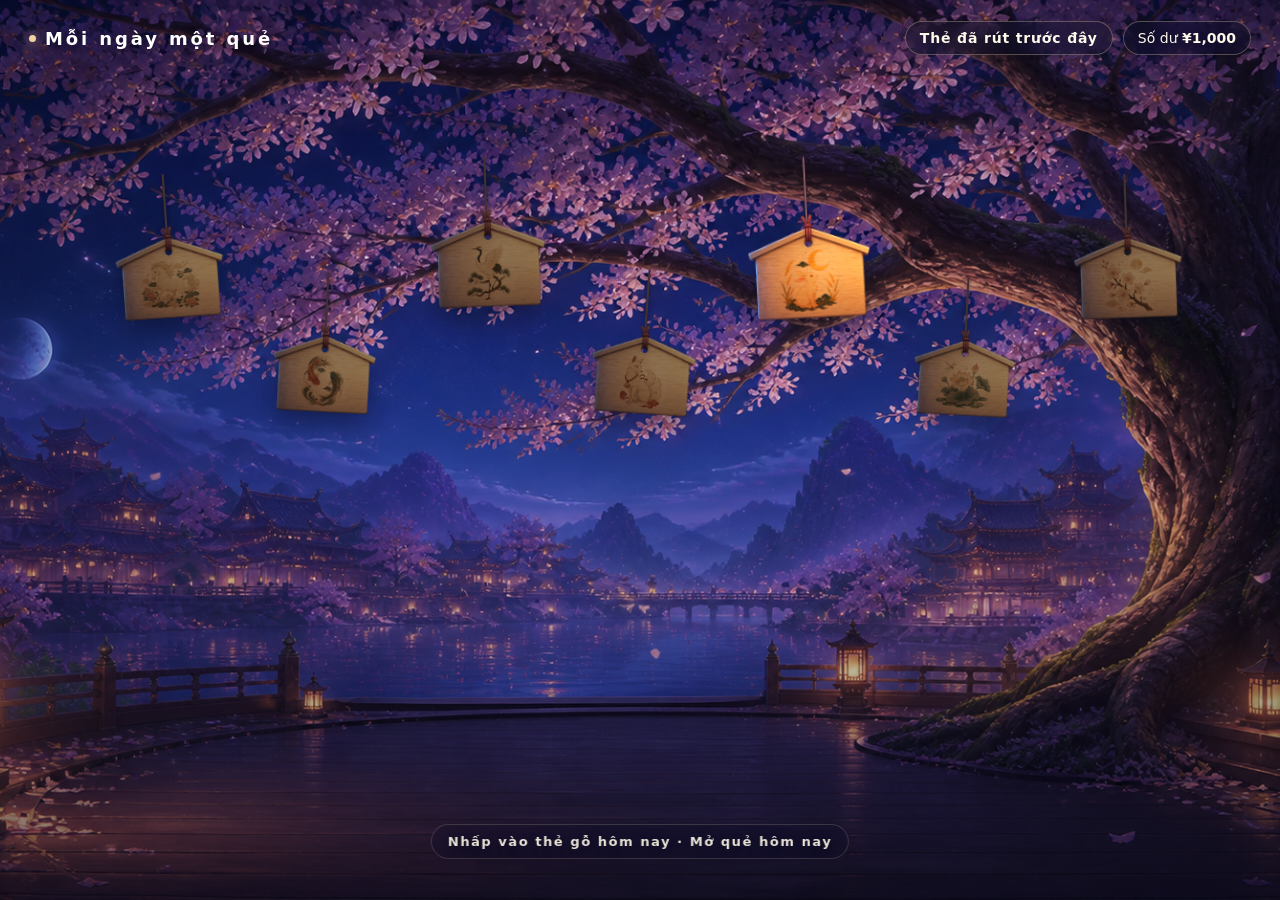
<file: arcade/shrine.html>
<!doctype html>
<html lang="zh-CN">
<head>
<meta charset="utf-8">
<meta name="viewport" content="width=device-width,initial-scale=1,viewport-fit=cover">
<title>Mỗi ngày một quẻ</title>
<style>
:root{--night:#10142a;--gold:#ead2a1;--ink:#4b2f25;--wood-dark:#704532;--wood-light:#d7a368}
*{box-sizing:border-box}
html,body{width:100%;height:100%;margin:0;overflow:hidden}
body{font-family:"Microsoft YaHei","PingFang SC",system-ui,sans-serif;color:#fff;background:var(--night)}
button{font:inherit}
button:focus-visible,[role="button"]:focus-visible{outline:2px solid rgba(255,240,196,.96);outline-offset:4px}
.scene{position:relative;isolation:isolate;width:100%;height:100%;min-height:560px;background:url("assets/shrine/wishing-tree-bg.png") center/cover no-repeat}
.scene:before{content:"";position:absolute;z-index:-1;inset:0;background:linear-gradient(180deg,rgba(6,10,35,.1),transparent 48%,rgba(7,8,25,.32)),radial-gradient(circle at 49% 46%,transparent 0 28%,rgba(7,8,24,.12) 80%)}
.topbar{position:absolute;z-index:50;top:0;left:0;right:0;display:flex;align-items:center;justify-content:space-between;padding:21px 29px;text-shadow:0 2px 12px rgba(7,8,26,.8)}
.brand{display:flex;align-items:center;gap:9px;font-size:18px;font-weight:700;letter-spacing:.16em}
.brand:before{content:"";width:7px;height:7px;border-radius:50%;background:#f0d39e;box-shadow:0 0 14px #f8ce83}
.controls{display:flex;align-items:center;gap:10px}
.wallet{padding:8px 14px;border:1px solid rgba(244,221,176,.3);border-radius:999px;background:rgba(14,17,43,.4);backdrop-filter:blur(10px);font-size:14px;color:#fff9eb}
.ledger-btn{display:inline-flex;align-items:center;gap:6px;padding:8px 14px;border:1px solid rgba(244,221,176,.3);border-radius:999px;background:rgba(14,17,43,.4);backdrop-filter:blur(10px);color:#fff9eb;font-size:14px;font-weight:600;letter-spacing:.06em;cursor:pointer;transition:background .18s,border-color .18s}
.ledger-btn:hover{background:rgba(24,27,58,.58);border-color:rgba(246,211,146,.55)}
.ledger{position:absolute;z-index:80;inset:0;display:flex;align-items:center;justify-content:center;padding:24px;background:rgba(6,8,24,.62);backdrop-filter:blur(6px);opacity:0;pointer-events:none;transition:opacity .25s}
.ledger.show{opacity:1;pointer-events:auto}
.ledger-panel{width:min(440px,92vw);max-height:min(78vh,620px);display:flex;flex-direction:column;border:1px solid rgba(214,163,104,.32);border-radius:16px;background:linear-gradient(180deg,rgba(28,22,42,.98),rgba(18,15,32,.98));box-shadow:0 30px 70px rgba(4,5,18,.6);color:#f3e7d3;transform:translateY(12px) scale(.98);transition:transform .25s}
.ledger.show .ledger-panel{transform:none}
.ledger-head{display:flex;align-items:center;justify-content:space-between;padding:18px 22px 14px;border-bottom:1px solid rgba(214,163,104,.16)}
.ledger-head h2{margin:0;font-family:"STKaiti","KaiTi",serif;font-size:19px;font-weight:800;letter-spacing:.12em;color:#f0d7a6}
.ledger-close{width:30px;height:30px;padding:0;border:0;border-radius:50%;background:rgba(255,255,255,.06);color:#e9dcc6;font-size:20px;line-height:26px;cursor:pointer;transition:background .18s}
.ledger-close:hover{background:rgba(255,255,255,.14)}
.ledger-list{margin:0;padding:12px 16px 18px;list-style:none;overflow-y:auto;display:flex;flex-direction:column;gap:10px}
.ledger-empty{padding:34px 20px;text-align:center;color:rgba(243,231,211,.56);font-size:14px;letter-spacing:.06em}
.ledger-item{display:grid;grid-template-columns:auto 1fr auto;align-items:center;gap:12px;padding:12px 14px;border:1px solid rgba(214,163,104,.16);border-radius:12px;background:rgba(255,247,230,.04)}
.ledger-item.is-today{border-color:rgba(246,207,133,.5);background:rgba(246,207,133,.08)}
.ledger-date{display:flex;flex-direction:column;align-items:center;justify-content:center;min-width:46px;line-height:1.15}
.ledger-date b{font-size:16px;font-weight:800;color:#f0d7a6}.ledger-date span{font-size:11px;color:rgba(243,231,211,.6)}
.ledger-main{min-width:0}
.ledger-grade{font-family:"STKaiti","KaiTi",serif;font-size:18px;font-weight:800;letter-spacing:.06em;color:var(--g,#e7c489)}
.ledger-line{margin-top:2px;font-size:12px;line-height:1.4;color:rgba(243,231,211,.7);overflow:hidden;text-overflow:ellipsis;white-space:nowrap}
.ledger-gift{text-align:right;line-height:1.2;white-space:nowrap}
.ledger-gift b{display:block;font-family:"STKaiti","KaiTi",serif;font-size:16px;font-weight:800;color:#e9b98f}.ledger-token{display:block;margin:3px 0 2px;color:#c8b6ef;font-size:11px;font-weight:800;font-style:normal}
.ledger-gift span{font-size:10px;letter-spacing:.1em;color:rgba(243,231,211,.5)}
.ledger-gift span.got{color:#8bbf8b}
.plaque-field{position:absolute;inset:0;perspective:1500px}
.ema-slot{position:absolute;z-index:5;left:var(--x);top:var(--y);width:var(--size);aspect-ratio:1;opacity:1;transform:translate(-50%,0) rotate(var(--tilt));transform-origin:50% 5%;cursor:pointer;transition:left .72s cubic-bezier(.2,.75,.18,1),top .72s cubic-bezier(.2,.75,.18,1),width .72s cubic-bezier(.2,.75,.18,1),transform .72s cubic-bezier(.2,.75,.18,1),opacity .4s,filter .4s;filter:brightness(.9) saturate(.88) drop-shadow(0 13px 13px rgba(7,8,24,.42));-webkit-tap-highlight-color:transparent}
.ema-slot:before{content:"";position:absolute;z-index:-1;left:50%;top:-42px;width:2px;height:68px;transform:translateX(-50%);background:linear-gradient(90deg,#392133,#a87472 48%,#3e2434);box-shadow:0 0 4px rgba(8,7,20,.55);transition:opacity .25s}
.ema-slot:hover,.ema-slot:focus-visible{filter:brightness(1.05) saturate(1) drop-shadow(0 16px 18px rgba(7,8,24,.55))}
.ema-card{position:absolute;inset:0;transform-style:preserve-3d;transform-origin:50% 10%;animation:sway 4.8s ease-in-out infinite;animation-delay:var(--delay);transition:transform .88s cubic-bezier(.22,.72,.2,1)}
.ema-slot:nth-child(even) .ema-card{animation-duration:5.4s}
@keyframes sway{0%,100%{transform:rotateY(0) rotateZ(-1.15deg)}50%{transform:rotateY(3deg) rotateZ(1.2deg)}}
.face{position:absolute;inset:0;backface-visibility:hidden;-webkit-backface-visibility:hidden;transform-style:preserve-3d}
.face.back{transform:rotateY(180deg)}
.plaque-img{display:block;width:100%;height:100%;object-fit:contain;opacity:1;pointer-events:none;user-select:none;-webkit-user-drag:none}
.plaque-motif{position:absolute;z-index:2;left:15%;top:27%;width:70%;height:58%;object-fit:contain;opacity:.88;mix-blend-mode:multiply;filter:saturate(.9) contrast(.96);pointer-events:none;user-select:none;-webkit-user-drag:none}
.ema-slot.today .plaque-motif{opacity:1;filter:saturate(1.08) contrast(1.05) brightness(1.05)}
.ema-slot.today{z-index:8;transform:translate(-50%,0) rotate(var(--tilt)) scale(1.08);filter:brightness(1.06) saturate(1.02) drop-shadow(0 17px 18px rgba(6,7,22,.5))}
.ema-slot.locked{opacity:1;cursor:default;pointer-events:none;filter:brightness(.62) saturate(.66) drop-shadow(0 12px 13px rgba(7,8,24,.4))}
.plaque-field.choosing .ema-slot:not(.selected){opacity:0;filter:blur(2px) brightness(.45);pointer-events:none}
.ema-slot.selected{z-index:30;left:50%;top:12%;width:min(34vw,450px);opacity:1;transform:translate(-50%,0) rotate(0);filter:brightness(1.02) saturate(1) drop-shadow(0 30px 40px rgba(5,6,20,.58));cursor:default}
.ema-slot.selected:before,.ema-slot.selected:after{opacity:0}
.ema-slot.selected .ema-card{animation:none}
.ema-slot.selected.flipped .ema-card{transform:rotateY(180deg)}
.ema-slot.saved{filter:brightness(1) saturate(.96) drop-shadow(0 14px 16px rgba(6,7,22,.42))}
.fortune{position:absolute;z-index:2;left:12.5%;right:12.5%;top:26%;bottom:11%;display:flex;flex-direction:column;align-items:center;justify-content:center;text-align:center;color:#3d241a;opacity:0;transition:opacity .2s .18s;transform:translateZ(2px);text-shadow:0 1px 0 rgba(255,239,200,.62)}
.flipped .fortune{opacity:1}
.fortune-grade{margin:0 0 11px;font-family:"STKaiti","KaiTi",serif;font-size:clamp(34px,3.2vw,47px);font-weight:900;line-height:1;color:var(--grade,#855748);letter-spacing:.1em;filter:brightness(.72) saturate(1.22);text-shadow:0 1px 0 rgba(255,245,214,.72),0 0 1px rgba(63,34,25,.5)}
.fortune-words{display:flex;min-height:62px;flex-direction:column;justify-content:center;gap:4px}
.fortune-words p{margin:0;font-family:"STKaiti","KaiTi","Microsoft YaHei",serif;font-size:clamp(15px,1.28vw,18px);font-weight:600;line-height:1.55;letter-spacing:.025em;color:#3b2319}
.packet{display:grid;grid-template-columns:36px 1fr auto;align-items:center;gap:11px;width:min(100%,264px);margin-top:10px;padding:8px 13px;border:1px solid rgba(120,72,44,.42);border-radius:10px;background:linear-gradient(180deg,rgba(74,44,31,.14),rgba(58,33,22,.2));color:#4a2c1c;box-shadow:inset 0 1px rgba(255,240,205,.5),inset 0 0 0 1px rgba(198,150,90,.22),0 2px 5px rgba(48,27,17,.14);cursor:pointer;transition:transform .18s,box-shadow .18s,background .18s}
.packet:hover{transform:translateY(-1px);background:linear-gradient(180deg,rgba(88,52,35,.17),rgba(64,37,24,.24));box-shadow:inset 0 1px rgba(255,242,210,.6),inset 0 0 0 1px rgba(214,164,100,.4),0 4px 9px rgba(48,27,17,.2)}
.gift-icon{display:grid;width:34px;height:34px;place-items:center;border-radius:7px;background:linear-gradient(160deg,#a23d2b,#7c2618);color:#ffe6cf;font-family:"STKaiti","KaiTi",serif;font-size:20px;font-weight:800;line-height:1;box-shadow:inset 0 1px rgba(255,206,178,.5),inset 0 -2px 3px rgba(60,12,6,.5),0 1px 3px rgba(52,16,10,.4)}
.gift-copy{text-align:left;line-height:1.12}.packet b{display:flex;align-items:center;gap:8px;flex-wrap:wrap;margin-top:2px;font-family:"STKaiti","KaiTi",serif;font-size:21px;font-weight:900;letter-spacing:.02em;color:#a5321c;text-shadow:0 1px 0 rgba(255,240,214,.5)}.packet small{display:block;font-size:11px;font-weight:700;letter-spacing:.14em;color:#5e3a22}.token-bonus{display:inline-flex;align-items:center;gap:3px;padding:3px 7px;border:1px solid rgba(112,77,135,.28);border-radius:999px;background:rgba(102,76,139,.1);color:#604a82;font:900 11px/1 "Microsoft YaHei",sans-serif;letter-spacing:0;text-shadow:none}.token-bonus img{width:15px;height:15px;object-fit:contain}
.gift-action{padding-left:12px;border-left:1px solid rgba(120,72,44,.34);font-size:12px;font-weight:800;letter-spacing:.08em;white-space:nowrap;color:#7c4a2e}
.packet.claimed{background:linear-gradient(180deg,rgba(70,50,34,.1),rgba(52,37,26,.12));border-color:rgba(110,80,54,.32);color:#6a563f;cursor:default;box-shadow:inset 0 0 0 1px rgba(160,130,92,.18)}
.packet.claimed .gift-icon{background:linear-gradient(160deg,#a23d2b,#7c2618);color:#ffe6cf;box-shadow:inset 0 1px rgba(255,206,178,.5),inset 0 -2px 3px rgba(60,12,6,.5),0 1px 3px rgba(52,16,10,.4)}
.packet.claimed b{color:#a5321c}.packet.claimed .gift-action{color:#8a6c4c}
.rtp{margin-top:6px;padding:3px 12px;border:1px dashed rgba(120,72,44,.5);border-radius:999px;background:transparent;color:#6a4126;font-size:11px;font-weight:700;letter-spacing:.08em;cursor:pointer;transition:.18s}
.rtp:hover{border-color:rgba(120,72,44,.8);background:rgba(74,44,31,.08)}
.rtp .rtp-value{display:none;color:#8a2f1c;font-family:"STKaiti","KaiTi",serif;font-weight:900}
.rtp.shown{border-style:solid;cursor:default}
.rtp.shown .rtp-label{display:none}
.rtp.shown .rtp-value{display:inline}
.close{position:absolute;z-index:4;right:12.5%;top:23%;width:30px;height:30px;padding:0;border:0;border-radius:50%;background:rgba(75,47,38,.08);color:rgba(74,46,37,.62);font-size:22px;line-height:28px;cursor:pointer;opacity:0;pointer-events:none;transition:opacity .2s .6s}
.flipped .close{opacity:1;pointer-events:auto}
.guide{position:absolute;z-index:40;left:50%;bottom:clamp(28px,4.6vh,48px);transform:translateX(-50%);padding:9px 16px;border:1px solid rgba(239,215,174,.18);border-radius:999px;background:rgba(15,17,44,.28);backdrop-filter:blur(8px);text-align:center;white-space:nowrap;text-shadow:0 2px 12px rgba(9,10,29,.9);transition:opacity .25s,transform .25s}
.guide.hidden{opacity:0;transform:translate(-50%,8px);pointer-events:none}
.hint{margin:0;font-size:13px;font-weight:600;letter-spacing:.12em;color:rgba(255,249,232,.9)}
.back-btn{position:absolute;z-index:41;left:50%;bottom:clamp(28px,4.6vh,48px);transform:translate(-50%,10px);display:inline-flex;align-items:center;gap:7px;padding:10px 22px;border:1px solid rgba(239,215,174,.3);border-radius:999px;background:rgba(15,17,44,.42);backdrop-filter:blur(10px);color:rgba(255,249,232,.94);font-size:14px;font-weight:600;letter-spacing:.14em;cursor:pointer;opacity:0;pointer-events:none;text-shadow:0 2px 12px rgba(9,10,29,.9);transition:opacity .25s,transform .25s,background .18s,border-color .18s}
.back-btn:before{content:"←";font-size:16px;line-height:1}
.back-btn.show{opacity:1;transform:translate(-50%,0);pointer-events:auto}
.back-btn:hover{background:rgba(24,27,58,.6);border-color:rgba(246,211,146,.55)}
@media (max-width:800px){
 .topbar{padding:17px 18px}.brand{font-size:16px}.wallet{padding:7px 11px;font-size:13px}
 .scene{background-position:58% center}
 .ema-slot{width:var(--mobile-size,86px)}
 .ema-slot:nth-child(1){--x:12%!important;--y:22%!important}.ema-slot:nth-child(2){--x:37%!important;--y:26%!important}.ema-slot:nth-child(3){--x:63%!important;--y:22%!important}.ema-slot:nth-child(4){--x:88%!important;--y:27%!important}.ema-slot:nth-child(5){--x:22%!important;--y:43%!important}.ema-slot:nth-child(6){--x:50%!important;--y:47%!important}.ema-slot:nth-child(7){--x:78%!important;--y:42%!important}
 .ema-slot.selected{left:50%!important;top:18%!important;width:min(86vw,360px)!important}
 .fortune{top:27%;bottom:12%}.fortune-grade{font-size:36px}.fortune-words p{font-size:14px}.packet{margin-top:8px}
 .guide{bottom:24px;padding:8px 14px}.hint{font-size:12px}
}
@media (max-width:430px){.ema-slot{--mobile-size:78px}.ema-slot.selected{width:min(90vw,350px)!important}.topbar{padding:15px}.brand{letter-spacing:.1em}}
@media (max-width:430px) and (orientation:portrait){
  .scene{min-height:100dvh}
  .topbar{padding:12px 14px 12px 12px}
  .brand{font-size:15px;letter-spacing:.08em}
  .wallet,.ledger-btn{padding:6px 10px;font-size:12px}
  .ema-slot{--mobile-size:72px}
  .ema-slot.selected{top:12%!important;width:min(88vw,320px)!important}
  .guide,.back-btn{bottom:max(22px,calc(env(safe-area-inset-bottom,0px) + 10px));padding:8px 14px}
  .hint{font-size:12px}
  /* top:20% 让「Trung Cát」压进木牌的屋檐里，签文区要从木面开始。 */
  .fortune{top:25%;bottom:8%;justify-content:flex-start;padding-top:1%}
  .fortune-grade{font-size:24px;margin-bottom:4px}
  .fortune-words{min-height:0;gap:2px}
  .fortune-words p{font-size:12px;line-height:1.35}
  .packet{width:min(100%,220px);gap:6px;padding:6px 10px;margin-top:6px;min-height:46px}
  .packet b{font-size:16px}
  .gift-icon{width:28px;height:28px;font-size:16px}
  .gift-action{font-size:11px;padding-left:8px}
  .rtp{margin-top:4px;padding:2px 8px;font-size:10px}
}
html.is-hud .brand{display:none}
html.is-hud .wallet{display:none}
html.is-hud .topbar{top:58px;padding:10px 18px}
html.is-hud .controls{width:100%;justify-content:flex-end}
html.is-hud .ledger-btn{background:rgba(14,17,43,.55)}
@media (max-width:800px){
  html.is-hud .topbar{top:54px;padding:8px 12px}
}
@media (max-height:680px) and (min-width:801px){.ema-slot.selected{top:8%;width:min(29vw,340px)}.guide{bottom:18px}.fortune{top:26%;bottom:11%}.fortune-grade{font-size:34px}.fortune-words{min-height:58px}.packet{margin-top:6px}}
</style>

<style id="phone-landscape-fit">
/* 手机横屏。原来的 .scene{min-height:560px} 在 375~390px 高的视口里
   把场景撑到视口外，而 body 是 overflow:hidden —— 提示条、返回键、
   以及签文木牌下半截的「收下」按钮全部落在屏幕外，点不到。
   横屏的约束是高度，所以这里一律按高度定尺寸。 */
@media (orientation: landscape) and (max-height: 560px) {
  html,body{height:100%;overflow:hidden}
  .scene{min-height:0;height:100%}

  .topbar{padding:10px 14px}
  .brand{font-size:15px;letter-spacing:.08em}
  .wallet,.ledger-btn{padding:7px 12px;font-size:12px}

  /* 木牌挂在树冠下缘，横屏树冠更矮，整排上移并缩小。 */
  .ema-slot{width:var(--land-size,74px)}
  .ema-slot:nth-child(1){--x:11%!important;--y:26%!important}
  .ema-slot:nth-child(2){--x:24%!important;--y:36%!important}
  .ema-slot:nth-child(3){--x:37%!important;--y:25%!important}
  .ema-slot:nth-child(4){--x:50%!important;--y:37%!important}
  .ema-slot:nth-child(5){--x:63%!important;--y:25%!important}
  .ema-slot:nth-child(6){--x:76%!important;--y:36%!important}
  .ema-slot:nth-child(7){--x:89%!important;--y:26%!important}

  /* 按高度收：木牌是正方形，所以宽度也用 vh 表示才不会超出下边缘。 */
  .ema-slot.selected{
    left:50%!important;top:4%!important;
    width:min(64vh,300px)!important;
  }
  .fortune{left:11%;right:11%;top:25%;bottom:7%}
  .fortune-grade{font-size:clamp(19px,4.4vh,28px);margin-bottom:3px}
  .fortune-words{min-height:0;gap:1px}
  .fortune-words p{font-size:clamp(10px,2.1vh,13px);line-height:1.35}
  .packet{width:min(100%,208px);gap:6px;margin-top:5px;padding:5px 9px;min-height:44px}
  .packet b{font-size:15px}
  .packet small{font-size:9px}
  .gift-icon{width:25px;height:25px;font-size:14px}
  .gift-action{padding-left:8px;font-size:10px}
  .rtp{margin-top:3px;padding:2px 8px;font-size:9px}
  .close{right:11%;top:21%;width:38px;height:38px;font-size:20px;line-height:36px}

  /* 提示条和返回键贴视口底，而不是场景底。 */
  .guide,.back-btn{bottom:max(8px,env(safe-area-inset-bottom,0px))}
  .guide{padding:6px 13px}
  .hint{font-size:11px}
  .back-btn{padding:8px 18px;min-height:40px;font-size:13px}

  .ledger{padding:12px}
  .ledger-panel{max-height:calc(100% - 8px)}
  .ledger-head{padding:12px 16px 10px}
  .ledger-head h2{font-size:16px}
  .ledger-item{padding:8px 11px;gap:9px}
  .ledger-grade{font-size:15px}
}
@media (orientation: landscape) and (max-height: 400px) {
  .ema-slot{--land-size:62px}
  .ema-slot.selected{top:2%!important;width:min(70vh,264px)!important}
  /* 提示条是唯一告诉玩家「点今日木牌」的地方，再矮也要留着。 */
  .guide{padding:5px 11px}
  .hint{font-size:10px;letter-spacing:.08em}
}

/* 触摸目标：44px 是指尖的下限，这几个控件原来只有 29~37px 高。
   ::after 撑开命中区、不动绘制尺寸；.close 例外 —— 它贴在木牌右上角，
   撑出去会伸到视口外，所以直接把画出来的按钮做大。 */
.ledger-btn,.ledger-close,.rtp{position:relative}
.ledger-btn:after,.ledger-close:after,.rtp:after{
  content:"";position:absolute;left:50%;top:50%;
  min-width:44px;min-height:44px;width:100%;height:100%;
  transform:translate(-50%,-50%);
}
@media (hover:hover) and (pointer:fine){
  .ledger-btn:after,.ledger-close:after,.rtp:after{display:none}
}
@media (max-width:800px){
  .close{width:40px;height:40px;font-size:22px;line-height:38px}
}
</style>
</head>
<body>
<main class="scene">
  <header class="topbar">
    <div class="brand">Mỗi ngày một quẻ</div>
    <div class="controls">
      <button class="ledger-btn" id="ledgerBtn" type="button">Thẻ đã rút trước đây</button>
      <div class="wallet">Số dư <b id="balance">¥0</b></div>
    </div>
  </header>

  <section class="plaque-field" id="plaqueField" aria-live="polite">
    <article class="ema-slot" data-index="0" role="button" tabindex="-1" aria-label="Thứ Hai mỗi ngày một quẻ" style="--x:13%;--y:24%;--size:124px;--tilt:-4deg;--delay:-1.2s">
      <div class="ema-card">
        <div class="face front"><img class="plaque-img" src="assets/shrine/ema-plaque.png" alt=""><img class="plaque-motif" src="assets/shrine/ema-motif-1.png" alt=""></div>
        <div class="face back"><img class="plaque-img" src="assets/shrine/ema-plaque.png" alt=""><div class="fortune"><h2 class="fortune-grade"></h2><div class="fortune-words"></div><button class="packet" type="button"><span class="gift-icon">Phúc</span><span class="gift-copy"><small></small><b></b></span><span class="gift-action"></span></button><button class="rtp" type="button" aria-expanded="false"><span class="rtp-label">Nhấp để xem tỷ lệ hoàn trả hôm nay</span><span class="rtp-value"></span></button></div><button class="close" type="button" aria-label="Thu gọn">×</button></div>
      </div>
    </article>
    <article class="ema-slot" data-index="1" role="button" tabindex="-1" aria-label="Thứ Ba mỗi ngày một quẻ" style="--x:25.5%;--y:35%;--size:118px;--tilt:3deg;--delay:-3.1s">
      <div class="ema-card">
        <div class="face front"><img class="plaque-img" src="assets/shrine/ema-plaque.png" alt=""><img class="plaque-motif" src="assets/shrine/ema-motif-2.png" alt=""></div>
        <div class="face back"><img class="plaque-img" src="assets/shrine/ema-plaque.png" alt=""><div class="fortune"><h2 class="fortune-grade"></h2><div class="fortune-words"></div><button class="packet" type="button"><span class="gift-icon">Phúc</span><span class="gift-copy"><small></small><b></b></span><span class="gift-action"></span></button><button class="rtp" type="button" aria-expanded="false"><span class="rtp-label">Nhấp để xem tỷ lệ hoàn trả hôm nay</span><span class="rtp-value"></span></button></div><button class="close" type="button" aria-label="Thu gọn">×</button></div>
      </div>
    </article>
    <article class="ema-slot" data-index="2" role="button" tabindex="-1" aria-label="Thứ Tư mỗi ngày một quẻ" style="--x:38%;--y:22%;--size:132px;--tilt:-2deg;--delay:-.4s">
      <div class="ema-card">
        <div class="face front"><img class="plaque-img" src="assets/shrine/ema-plaque.png" alt=""><img class="plaque-motif" src="assets/shrine/ema-motif-3.png" alt=""></div>
        <div class="face back"><img class="plaque-img" src="assets/shrine/ema-plaque.png" alt=""><div class="fortune"><h2 class="fortune-grade"></h2><div class="fortune-words"></div><button class="packet" type="button"><span class="gift-icon">Phúc</span><span class="gift-copy"><small></small><b></b></span><span class="gift-action"></span></button><button class="rtp" type="button" aria-expanded="false"><span class="rtp-label">Nhấp để xem tỷ lệ hoàn trả hôm nay</span><span class="rtp-value"></span></button></div><button class="close" type="button" aria-label="Thu gọn">×</button></div>
      </div>
    </article>
    <article class="ema-slot" data-index="3" role="button" tabindex="-1" aria-label="Thứ Năm mỗi ngày một quẻ" style="--x:50.5%;--y:35%;--size:120px;--tilt:4deg;--delay:-2.3s">
      <div class="ema-card">
        <div class="face front"><img class="plaque-img" src="assets/shrine/ema-plaque.png" alt=""><img class="plaque-motif" src="assets/shrine/ema-motif-4.png" alt=""></div>
        <div class="face back"><img class="plaque-img" src="assets/shrine/ema-plaque.png" alt=""><div class="fortune"><h2 class="fortune-grade"></h2><div class="fortune-words"></div><button class="packet" type="button"><span class="gift-icon">Phúc</span><span class="gift-copy"><small></small><b></b></span><span class="gift-action"></span></button><button class="rtp" type="button" aria-expanded="false"><span class="rtp-label">Nhấp để xem tỷ lệ hoàn trả hôm nay</span><span class="rtp-value"></span></button></div><button class="close" type="button" aria-label="Thu gọn">×</button></div>
      </div>
    </article>
    <article class="ema-slot" data-index="4" role="button" tabindex="-1" aria-label="Thứ Sáu mỗi ngày một quẻ" style="--x:63%;--y:22.5%;--size:130px;--tilt:-3deg;--delay:-4s">
      <div class="ema-card">
        <div class="face front"><img class="plaque-img" src="assets/shrine/ema-plaque.png" alt=""><img class="plaque-motif" src="assets/shrine/ema-motif-5.png" alt=""></div>
        <div class="face back"><img class="plaque-img" src="assets/shrine/ema-plaque.png" alt=""><div class="fortune"><h2 class="fortune-grade"></h2><div class="fortune-words"></div><button class="packet" type="button"><span class="gift-icon">Phúc</span><span class="gift-copy"><small></small><b></b></span><span class="gift-action"></span></button><button class="rtp" type="button" aria-expanded="false"><span class="rtp-label">Nhấp để xem tỷ lệ hoàn trả hôm nay</span><span class="rtp-value"></span></button></div><button class="close" type="button" aria-label="Thu gọn">×</button></div>
      </div>
    </article>
    <article class="ema-slot" data-index="5" role="button" tabindex="-1" aria-label="Thứ Bảy mỗi ngày một quẻ" style="--x:75.5%;--y:35.5%;--size:116px;--tilt:3deg;--delay:-1.7s">
      <div class="ema-card">
        <div class="face front"><img class="plaque-img" src="assets/shrine/ema-plaque.png" alt=""><img class="plaque-motif" src="assets/shrine/ema-motif-6.png" alt=""></div>
        <div class="face back"><img class="plaque-img" src="assets/shrine/ema-plaque.png" alt=""><div class="fortune"><h2 class="fortune-grade"></h2><div class="fortune-words"></div><button class="packet" type="button"><span class="gift-icon">Phúc</span><span class="gift-copy"><small></small><b></b></span><span class="gift-action"></span></button><button class="rtp" type="button" aria-expanded="false"><span class="rtp-label">Nhấp để xem tỷ lệ hoàn trả hôm nay</span><span class="rtp-value"></span></button></div><button class="close" type="button" aria-label="Thu gọn">×</button></div>
      </div>
    </article>
    <article class="ema-slot" data-index="6" role="button" tabindex="-1" aria-label="Chủ Nhật mỗi ngày một quẻ" style="--x:88%;--y:24%;--size:124px;--tilt:-2deg;--delay:-2.8s">
      <div class="ema-card">
        <div class="face front"><img class="plaque-img" src="assets/shrine/ema-plaque.png" alt=""><img class="plaque-motif" src="assets/shrine/ema-motif-7.png" alt=""></div>
        <div class="face back"><img class="plaque-img" src="assets/shrine/ema-plaque.png" alt=""><div class="fortune"><h2 class="fortune-grade"></h2><div class="fortune-words"></div><button class="packet" type="button"><span class="gift-icon">Phúc</span><span class="gift-copy"><small></small><b></b></span><span class="gift-action"></span></button><button class="rtp" type="button" aria-expanded="false"><span class="rtp-label">Nhấp để xem tỷ lệ hoàn trả hôm nay</span><span class="rtp-value"></span></button></div><button class="close" type="button" aria-label="Thu gọn">×</button></div>
      </div>
    </article>
  </section>

  <div class="guide" id="guide">
    <p class="hint" id="hint">Mở quẻ hôm nay</p>
  </div>
  <button class="back-btn" id="backBtn" type="button">Quay lại</button>

  <div class="ledger" id="ledger" role="dialog" aria-modal="true" aria-labelledby="ledgerTitle">
    <div class="ledger-panel">
      <div class="ledger-head">
        <h2 id="ledgerTitle">Thẻ đã rút trước đây</h2>
        <button class="ledger-close" id="ledgerClose" type="button" aria-label="Đóng">×</button>
      </div>
      <ul class="ledger-list" id="ledgerList"></ul>
    </div>
  </div>
</main>
<script>
(()=>{'use strict';
try{if(parent!==window)document.documentElement.classList.add('is-hud')}catch(_){}
const VERSION='4.3.0';
const FORTUNE_KEY='airp_shrine_fortune_v1',HISTORY_KEY='airp_shrine_history_v1',WALLET_KEY='airp_arcade_wallet_v1',TOKEN_KEY='airp_arcade_tokens_v1';
const TOKEN_REWARD=[8,15];
const GAME_KEYS=['airp_scratch_card_state_v2','airp_physical_slot_state_v2','airp_fishing_state_v1'];
const WEEKDAYS=['Thứ Hai','Thứ Ba','Thứ Tư','Thứ Năm','Thứ Sáu','Thứ Bảy','Chủ Nhật'];
const TIERS=[
  {id:'great_misfortune',name:'Bình',rtp:.94,weight:8,color:'#6b7280',reward:[233,288],lead:['Hôm nay nên giữ bình ổn, không nên nóng vội.','Trước mắt nhiều sương mờ, hãy chậm lại một bước.','Lúc này cầu nhanh, ngược lại dễ sinh rối ren.','Việc nhỏ có thể giữ, việc lớn hãy tạm hoãn.','Tâm tự chưa định, trước tĩnh sau hãy hành sự.','Đường có chút trắc trở nhỏ, cẩn trọng đi đầu.','Vận thế hơi trầm, giữ yên là tốt nhất.','Chớ tranh hơn thua nhất thời, bình an là quý nhất.'],tail:['Bớt đưa ra quyết định, sẽ bớt đi một phần sóng gió.','Làm tốt việc bên tay, bước ngoặt tự khắc xuất hiện.','Hôm nay chừa chút đường lui, ngày mai dễ bề xoay chuyển.','Lắng nghe chút ngập ngừng trong trực giác của mình.','Tránh xa bốc đồng bồng bột cũng là đang tích lũy may mắn.','Không cần gượng ép gồng gánh, bình an qua ngày chính là phúc.','Sắp xếp lại tâm tư trước, rồi hãy xử lý công việc.','Chậm lại một chút, ngược lại đi càng vững vàng.']},
  {id:'misfortune',name:'Mạt Cát',rtp:.96,weight:14,color:'#7c8a6b',reward:[266,366],lead:['Hôm nay có chút trở ngại, nên để tâm lưu ý.','Hướng gió chưa rõ ràng, tạm thời đi chậm rãi.','Chút không thuận lợi nhỏ, không cần phóng đại lên.','Tâm vội dễ phạm sai, giữ vững bình tĩnh là được.','Sự việc có trắc trở lặp lại, kiên nhẫn là thượng sách.','Trước mắt hơi rối ren, hãy gỡ từng mối tơ lòng.','Chớ để tạp âm quấy nhiễu phán đoán của mình.','Hôm nay giữ đúng chừng mực, sẽ không gặp trở ngại.'],tail:['Nói bớt đi một câu, có thể giảm một phen hiểu lầm.','Làm xong việc đơn giản trước, rồi mới chạm vào việc khó.','Lùi nửa bước nhìn lại, sự tình sẽ sáng tỏ hơn.','Mọi việc chừa lại khoảng trống, ắt có lối quay đầu.','Tập trung vào hiện tại, đừng lo lắng trước tương lai.','Cẩn trọng không phải dừng lại, mà là bước đi vững chắc.','Chăm sóc tốt cho bản thân, vận thế sẽ từ từ khởi sắc.','Không tranh không đoạt, cũng có thể tránh được sóng gió.']},
  {id:'small_luck',name:'Tiểu Cát',rtp:.98,weight:18,color:'#708370',reward:[333,488],lead:['Gió nhẹ ấm áp, thoáng chút niềm vui nhỏ.','Hôm nay bình ổn thuận lợi, có thể bắt đầu từ việc nhỏ.','Một niệm an định, liền có điềm lành báo hiệu.','Một cơ duyên nho nhỏ, đang dần tiến lại gần.','Điều ấp ủ trong lòng, có thể thử bước một bước.','Những ngày tháng bình thường ẩn chứa tia sáng dịu dàng.','Nên thuận theo thời thế mà làm, không cần quá gắng sức.','Vận thế mới chớm nở, kiên nhẫn ắt gặt hái thành quả.'],tail:['Nghiêm túc với một việc nhỏ, sẽ nhận được hồi âm.','Một lời nói chân thành có thể mang lại tin tức tốt.','Làm trước việc dễ hoàn thành, may mắn sẽ nối tiếp đến.','Giữ tinh thần nhẹ nhõm, cơ hội sẽ dễ dàng được nhìn thấy.','Không cần vội vã đuổi theo, điều tốt đẹp đang trên đường tới.','Sự dịu dàng hôm nay sẽ hóa thành phúc lành của ngày mai.','Tin tưởng vào nhịp điệu của mình, đường đi sẽ suôn sẻ.','Gặt hái được chút ít, hãy nhớ biết đủ và mỉm cười.']},
  {id:'middle_luck',name:'Trung Cát',rtp:1,weight:24,color:'#4f8777',reward:[466,588],lead:['Mây hé nửa vầng trăng, mọi việc dần sáng tỏ.','Hôm nay gặp điều thuận ý, có thể yên tâm tiến bước.','Điều mong cầu tuy đến chậm, nhưng cuối cùng sẽ có hồi đáp.','Tâm chính thì đường thuận, việc rồi sẽ dần thành.','Tin tức tốt lành đang ở rất gần bạn.','Chuyện trước mắt đang có nhiều chuyển biến khởi sắc.','Hôm nay rất thích hợp để đưa ý tưởng vào thực tế.','Bước chân ung dung tự tại, tự khắc có mùa gặt hái.'],tail:['Vững vàng bước xong bước này, phía sau sẽ nhẹ nhõm hơn.','Hòa nhã đối đãi với mọi người, dễ dàng nhận được trợ lực.','Nắm bắt cơ hội nhỏ trước mắt, sẽ có bước tiến triển.','Nắm rõ chừng mực, mọi việc đều hanh thông.','Kiên nhẫn chờ một chút, kết quả sẽ càng vừa lòng đẹp ý.','Những gì làm hôm nay sẽ sớm đơm hoa kết trái.','Giữ sự tỉnh táo, và giữ lại một chút mong đợi.','Thuận theo tự nhiên, phúc khí sẽ tự song hành.']},
  {id:'upper_luck',name:'Thượng Cát',rtp:1.02,weight:22,color:'#a27b4d',reward:[588,733],lead:['Gió mát lùa vào lòng, vận may đang lúc thịnh vượng.','Hôm nay hành sự, gặp nhiều điều suôn sẻ.','Quý nhân đến gần, chuyện tốt lành đáng mong chờ.','Tâm nguyện có lối đi, bước chân rạng ngời ánh sáng.','Thời cơ đã chín muồi, có thể tự tin tiến lên.','Phúc khí tràn ngập cửa nhà, muôn việc đều có thể mưu tính.','Hôm nay nên nắm bắt thời cơ, chớ chần chừ do dự.','Đường trước mắt rộng thênh thang, ý nguyện dần thành hiện thực.'],tail:['Dũng cảm bước một bước, sẽ nhìn thấy những chân trời mới.','Sự chân thành và hành động sẽ mang lại hồi đáp tuyệt vời.','Nắm bắt ngày hôm nay, thu hoạch có thể nhiều hơn dự tính.','Điều cầu mong mong mỏi đã hé lộ điềm lành rạng rỡ.','Có người sẵn lòng giúp bạn, và có người cũng đang nhớ về bạn.','Giữ vững sự tập trung, cơ hội sẽ không bao giờ vuột mất.','Tâm ý trao đi hôm nay rất dễ nhận được tiếng vang tốt.','Cứ đi theo ánh sáng trong tim, câu trả lời đang ở phía trước.']},
  {id:'great_luck',name:'Đại Cát',rtp:1.04,weight:14,color:'#b56e58',reward:[666,888],lead:['Phúc tinh chiếu rọi, muôn việc đều cát tường.','Hoa nở đúng độ, tâm nguyện ắt thành công.','Hôm nay Đại Cát, mọi bước đi đều có trợ lực.','Vận may gõ cửa, niềm vui hỷ sự kề bên.','Đường phía trước xán lạn, muôn sự đều xuôi chèo mát mái.','Thời đến vận chuyển, tin vui đang đón chờ.','Tâm có ước nguyện, ắt có tiếng vọng hồi âm.','Ngọn gió lành đang thổi mạnh, nên thuận đà cất cánh vươn cao.'],tail:['Hãy mạnh dạn làm điều mình muốn, vận may đang đứng về phía bạn.','Quyết định hôm nay có thể mang lại niềm vui bất ngờ.','Điều mong cầu có hy vọng, điều trông đợi sắp tới nơi.','Trân trọng cơ duyên trước mắt, niềm vui sẽ nối tiếp tìm về.','Sự nghiêm túc của bạn đang được nhìn nhận xứng đáng.','Nguyện vọng đã khởi hành, chỉ cần mang theo niềm tin tiến bước.','Chia sẻ niềm vui với người khác, phúc vận sẽ càng thêm trọn vẹn.','Hôm nay nên mỉm cười, nên mong đợi, nên đón nhận tin tức ngọt ngào.']}
];
const field=document.getElementById('plaqueField'),slots=[...field.querySelectorAll('.ema-slot')],balance=document.getElementById('balance'),guide=document.getElementById('guide'),hint=document.getElementById('hint'),backBtn=document.getElementById('backBtn'),ledger=document.getElementById('ledger'),ledgerBtn=document.getElementById('ledgerBtn'),ledgerList=document.getElementById('ledgerList'),ledgerClose=document.getElementById('ledgerClose');
const HISTORY_DAYS=7;
let phase='idle',result=null,activeSlot=null,busy=false;
function readJSON(key){try{return JSON.parse(localStorage.getItem(key)||'null')}catch(_){return null}}
function writeJSON(key,value){try{localStorage.setItem(key,JSON.stringify(value))}catch(_){}}
function money(value,fallback=0){const n=Number(value);return Number.isFinite(n)?Math.max(0,Math.round(n*100)/100):fallback}
function formatMoney(value){return '¥'+money(value).toLocaleString('zh-CN',{maximumFractionDigits:2})}
function dateKey(){const d=new Date(),p=n=>String(n).padStart(2,'0');return `${d.getFullYear()}-${p(d.getMonth()+1)}-${p(d.getDate())}`}
function weekdayIndex(){return(new Date().getDay()+6)%7}
function readBalance(){const w=readJSON(WALLET_KEY);if(w&&Number.isFinite(+w.balance))return money(w.balance);for(const key of GAME_KEYS){const x=readJSON(key);if(x&&Number.isFinite(+x.balance))return money(x.balance)}return 1000}
function writeBalance(value){value=money(value);writeJSON(WALLET_KEY,{balance:value,updatedAt:Date.now(),source:'shrine'});for(const key of GAME_KEYS){const x=readJSON(key);if(x&&typeof x==='object'){x.balance=value;writeJSON(key,x)}}return value}
function readTokens(){const value=readJSON(TOKEN_KEY);return{balance:Math.max(0,Math.floor(Number(value?.balance)||0)),totalEarned:Math.max(0,Math.floor(Number(value?.totalEarned)||0))}}
function writeTokenReward(amount){amount=Math.max(0,Math.floor(Number(amount)||0));const before=readTokens(),next={...readJSON(TOKEN_KEY),balance:before.balance+amount,totalEarned:before.totalEarned+amount,updatedAt:Date.now(),source:'shrine'};writeJSON(TOKEN_KEY,next);try{dispatchEvent(new CustomEvent('airp-token:update',{detail:next}))}catch(_){}return next}
function weightedTier(){let n=Math.random()*TIERS.reduce((s,x)=>s+x.weight,0);for(const tier of TIERS){n-=tier.weight;if(n<=0)return tier}return TIERS.at(-1)}
function pick(list){return list[Math.floor(Math.random()*list.length)]}
function randomInt(min,max){return Math.floor(Math.random()*(max-min+1))+min}
function findTier(raw){if(!raw)return null;return TIERS.find(x=>x.id===raw.tierId||x.name===raw.tierName)||TIERS.find(x=>Math.abs(x.rtp-Number(raw.rtp))<.001)||null}
function buildResult(tier,old={}){return{version:VERSION,date:dateKey(),createdAt:old.createdAt||Date.now(),tierId:tier.id,tierName:tier.name,rtp:tier.rtp,color:tier.color,reward:Number.isFinite(+old.reward)?money(old.reward):randomInt(...tier.reward),tokenReward:Number.isFinite(+old.tokenReward)?Math.max(TOKEN_REWARD[0],Math.min(TOKEN_REWARD[1],Math.floor(+old.tokenReward))):randomInt(...TOKEN_REWARD),lines:Array.isArray(old.lines)&&old.lines.length?old.lines.slice(0,2):[pick(tier.lead),pick(tier.tail)],selected:weekdayIndex(),claimed:old.claimed===true,balanceAfter:old.balanceAfter??null,tokenBalanceAfter:old.tokenBalanceAfter??null}}
function currentResult(){const old=readJSON(FORTUNE_KEY);if(!old||old.date!==dateKey())return null;const tier=findTier(old);if(!tier)return null;if(old.version===VERSION&&Array.isArray(old.lines)&&Number.isInteger(+old.selected))return old;const migrated=buildResult(tier,old);writeJSON(FORTUNE_KEY,migrated);return migrated}
function pruneHistory(list){return list.filter(x=>x&&x.date).sort((a,b)=>a.date<b.date?1:-1).slice(0,HISTORY_DAYS)}
function saveResult(value){result=value;writeJSON(FORTUNE_KEY,value);const h=readJSON(HISTORY_KEY);const history=Array.isArray(h)?h.filter(x=>x.date!==value.date):[];history.unshift(value);writeJSON(HISTORY_KEY,pruneHistory(history))}
function updateHistory(value){const h=readJSON(HISTORY_KEY);if(!Array.isArray(h))return;const i=h.findIndex(x=>x.date===value.date);if(i>=0){h[i]=value;writeJSON(HISTORY_KEY,pruneHistory(h))}}
function emit(type,detail){try{dispatchEvent(new CustomEvent(type,{detail}))}catch(_){}try{if(parent!==window)parent.postMessage({type,detail},'*')}catch(_){}}
function renderBalance(){balance.textContent=formatMoney(readBalance())}
function renderResult(slot){if(!result||!slot)return;const grade=slot.querySelector('.fortune-grade'),words=slot.querySelector('.fortune-words'),packet=slot.querySelector('.packet');grade.textContent=result.tierName;grade.style.setProperty('--grade',result.color);words.innerHTML=result.lines.slice(0,2).map(x=>`<p>${x}</p>`).join('');packet.querySelector('b').innerHTML=`<span>${formatMoney(result.reward)}</span><span class="token-bonus"><img src="assets/token/arcade-chip.svg" alt="">+${Math.floor(result.tokenReward)} xu</span>`;packet.querySelector('small').textContent='Lễ bao hôm nay';packet.querySelector('.gift-action').textContent=result.claimed?'Đã nhận':'Nhận';packet.classList.toggle('claimed',result.claimed);packet.disabled=result.claimed;const rtp=slot.querySelector('.rtp');if(rtp){rtp.querySelector('.rtp-value').textContent='Tỷ lệ hoàn trả hôm nay '+Math.round(result.rtp*100)+'%';rtp.classList.remove('shown');rtp.setAttribute('aria-expanded','false')}}
function resetField(){field.classList.remove('choosing');for(const slot of slots){slot.classList.remove('selected','flipped','saved','locked','today');slot.removeAttribute('aria-disabled')}activeSlot=null;busy=false;phase='idle'}
function showIdle(){resetField();const dayIndex=weekdayIndex(),today=currentResult();slots.forEach((slot,index)=>{const isToday=index===dayIndex;slot.classList.toggle('today',isToday);slot.classList.toggle('locked',!isToday);slot.tabIndex=isToday?0:-1;slot.setAttribute('aria-disabled',String(!isToday))});const daySlot=slots[dayIndex]||slots[0];if(today)daySlot.classList.add('saved');hint.textContent=today?'Nhấp vào thẻ gỗ hôm nay · Xem quẻ hôm nay':'Nhấp vào thẻ gỗ hôm nay · Mở quẻ hôm nay';guide.classList.remove('hidden');backBtn.classList.remove('show')}
function openPlaque(index,existing){if(busy||phase!=='idle')return;busy=true;phase='moving';result=existing||buildResult(weightedTier(),{selected:index});if(!existing){saveResult(result);emit('airp-shrine:drawn',result)}activeSlot=slots[result.selected]||slots[index]||slots[0];renderResult(activeSlot);field.classList.add('choosing');activeSlot.classList.remove('saved','locked');activeSlot.classList.add('selected');guide.classList.add('hidden');setTimeout(()=>{activeSlot.classList.add('flipped');backBtn.classList.add('show');phase='open';busy=false},620)}
function closePlaque(){if(phase!=='open')return;activeSlot?.classList.remove('flipped');backBtn.classList.remove('show');phase='closing';setTimeout(showIdle,650)}
function claim(slot){if(!result||result.claimed||slot!==activeSlot)return;const newBalance=writeBalance(readBalance()+result.reward),tokenWallet=writeTokenReward(result.tokenReward);result={...result,claimed:true,synced:true,balance:newBalance,balanceAfter:newBalance,tokenBalanceAfter:tokenWallet.balance};writeJSON(FORTUNE_KEY,result);updateHistory(result);renderBalance();renderResult(slot);renderLedger();emit('airp-shrine:claimed',result)}
function esc(s){return String(s).replace(/[&<>"]/g,c=>({'&':'&amp;','<':'&lt;','>':'&gt;','"':'&quot;'}[c]))}
function ledgerEntries(){const h=readJSON(HISTORY_KEY);if(!Array.isArray(h))return[];return pruneHistory(h).map(raw=>{const tier=findTier(raw);return{...raw,tierName:raw.tierName||tier?.name||'—',color:raw.color||tier?.color||'#e7c489'}})}
function renderLedger(){const items=ledgerEntries(),todayKey=dateKey();if(!items.length){ledgerList.innerHTML='<li class="ledger-empty">Chưa có lịch sử rút quẻ, hãy rút một quẻ để bắt đầu nhé.</li>';return}ledgerList.innerHTML=items.map(it=>{const[y,m,d]=String(it.date).split('-');const wd=WEEKDAYS[it.selected]||'';const line=Array.isArray(it.lines)&&it.lines.length?it.lines[0]:'';const got=it.claimed;return `<li class="ledger-item${it.date===todayKey?' is-today':''}"><div class="ledger-date"><b>${esc(m)}.${esc(d)}</b><span>${esc(wd)}</span></div><div class="ledger-main"><div class="ledger-grade" style="--g:${esc(it.color)}">${esc(it.tierName)}</div><div class="ledger-line">${esc(line)}</div></div><div class="ledger-gift"><b>${formatMoney(it.reward)}</b>${Number.isFinite(Number(it.tokenReward))?`<em class="ledger-token">+${Math.floor(Number(it.tokenReward))} xu</em>`:``}<span class="${got?'got':''}">${got?'Đã nhận':'Chưa nhận'}</span></div></li>`}).join('')}
function openLedger(){renderLedger();ledger.classList.add('show')}
function closeLedger(){ledger.classList.remove('show')}
for(const slot of slots){const activate=()=>{if(phase!=='idle'||busy||+slot.dataset.index!==weekdayIndex())return;const today=currentResult();openPlaque(weekdayIndex(),today)};slot.addEventListener('click',e=>{if(e.target.closest('.packet,.close,.rtp'))return;activate()});slot.addEventListener('keydown',e=>{if((e.key==='Enter'||e.key===' ')&&!e.target.closest('button')){e.preventDefault();activate()}});slot.querySelector('.packet').addEventListener('click',e=>{e.stopPropagation();claim(slot)});slot.querySelector('.rtp').addEventListener('click',e=>{e.stopPropagation();const b=e.currentTarget;b.classList.add('shown');b.setAttribute('aria-expanded','true')});slot.querySelector('.close').addEventListener('click',e=>{e.stopPropagation();closePlaque()})}
backBtn.addEventListener('click',closePlaque);
ledgerBtn.addEventListener('click',openLedger);
ledgerClose.addEventListener('click',closeLedger);
ledger.addEventListener('click',e=>{if(e.target===ledger)closeLedger()});
addEventListener('keydown',e=>{if(e.key!=='Escape')return;if(ledger.classList.contains('show'))closeLedger();else if(phase==='open')closePlaque()});
addEventListener('storage',e=>{if(e.key===HISTORY_KEY&&ledger.classList.contains('show'))renderLedger();if([WALLET_KEY,FORTUNE_KEY,...GAME_KEYS].includes(e.key)){renderBalance();if(phase==='idle')showIdle()}});
addEventListener('message',e=>{const d=e.data||{};if(d.type==='airp-shrine:set-balance'&&Number.isFinite(+d.balance)){writeBalance(d.balance);renderBalance()}});
window.AIRPShrineFortune=Object.freeze({version:VERSION,draw:()=>{const r=buildResult(weightedTier());saveResult(r);return r},getFortune:currentResult,getBalance:readBalance,setBalance:writeBalance,open:()=>{const r=currentResult();if(r)openPlaque(r.selected,r)},clearToday:()=>{try{localStorage.removeItem(FORTUNE_KEY)}catch(_){}result=null;showIdle()}});
renderBalance();showIdle();
})();
</script>
</body>
</html>
</file>
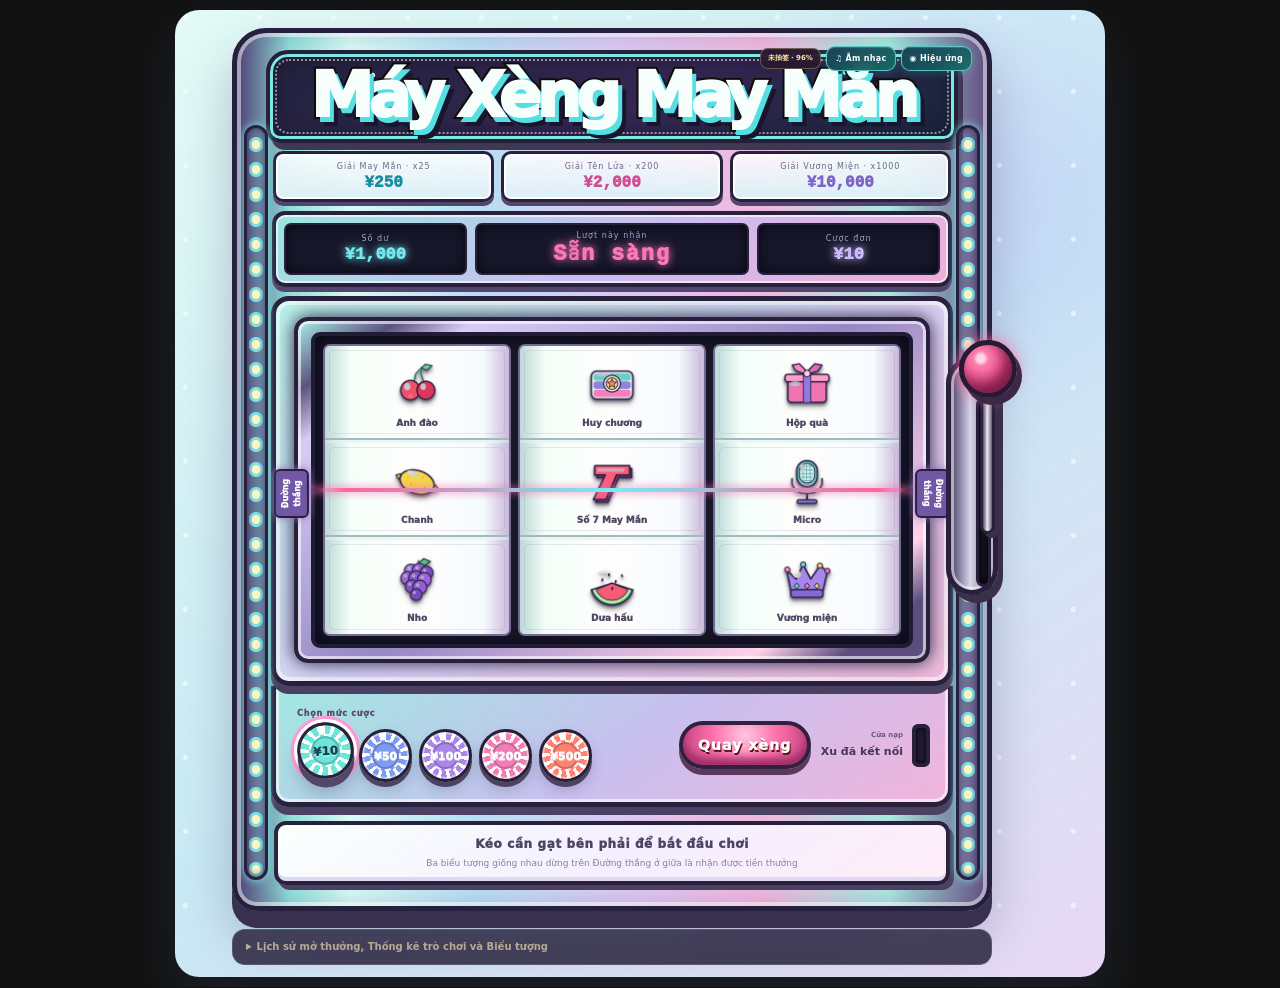
<file: arcade/slots.html>
<!doctype html>
<html lang="zh-CN">
<head>
<meta charset="utf-8">
<meta name="viewport" content="width=device-width,initial-scale=1,viewport-fit=cover">
<title>Máy Xèng Streamer</title>
<style>
:root,body[data-theme=dark]{color-scheme:dark;--stage:#090806;--stage2:#17130f;--text:#fff8e9;--muted:#c4b79e;--gold:#f4c94e;--gold2:#a96918;--red:#e9463f;--red2:#7c1717;--cream:#fff1c7;--ink:#160f0b;--pink:#f267ad;--cyan:#57dce2;--green:#48d68a;--shadow:#000b}
body[data-theme=warm-white]{color-scheme:light;--stage:#e8e0d2;--stage2:#f5eee1;--text:#312417;--muted:#796b59;--gold:#d7a627;--gold2:#925d16;--red:#cc4039;--red2:#761c1c;--cream:#fff8e6;--ink:#21150d;--pink:#cf4f8d;--cyan:#269aa1;--green:#27865d;--shadow:#5a3b2438}
body[data-theme=green]{color-scheme:light;--stage:#dfe8df;--stage2:#edf3ed;--text:#29362b;--muted:#687568;--gold:#c69c31;--gold2:#765b24;--red:#b94742;--red2:#6e2826;--cream:#fff9df;--ink:#1e291f;--pink:#bd5c83;--cyan:#3a9690;--green:#287d51;--shadow:#324b3733}
body[data-theme=classic-dark]{color-scheme:dark;--stage:#100e0c;--stage2:#201b16;--text:#eadbc4;--muted:#a79780;--gold:#d2ad58;--gold2:#7f5f2b;--red:#b84b46;--red2:#642725;--cream:#eadfc8;--ink:#17110d;--pink:#bd728f;--cyan:#77a9a5;--green:#76a88a;--shadow:#000c}
*{box-sizing:border-box}[hidden]{display:none!important}html,body{margin:0;min-width:0;background:transparent}body{padding:10px;overflow-x:hidden;color:var(--text);font:14px/1.45 "Microsoft YaHei UI","Microsoft YaHei",system-ui,sans-serif;-webkit-font-smoothing:antialiased}button{font:inherit;color:inherit}.arcade-stage{width:min(100%,930px);margin:auto;padding:18px 74px 12px 18px;border-radius:24px;background:radial-gradient(circle at 50% 12%,#7b543026,transparent 33%),linear-gradient(145deg,var(--stage2),var(--stage));box-shadow:0 24px 70px var(--shadow);isolation:isolate}.slot-cabinet{--bulb:#ffe06c;position:relative;width:min(100%,760px);margin:auto;border:5px solid #150e09;border-radius:34px 34px 25px 25px;background:linear-gradient(90deg,#7b3f13,#e0a234 7%,#ffe477 13%,#bd7421 20%,#f4c550 50%,#a65d19 82%,#ffe278 93%,#7b3f13);box-shadow:inset 0 0 0 4px #fff0a75c,inset 0 0 30px #6429006b,0 20px 0 #3d210e,0 33px 55px #000b}.slot-cabinet:before,.slot-cabinet:after{content:"";position:absolute;z-index:8;top:92px;bottom:26px;width:18px;border:3px solid #140d09;border-radius:999px;background:radial-gradient(circle,var(--bulb) 0 4px,#9d4e16 5px 7px,transparent 8px) center 4px/14px 25px repeat-y;box-shadow:inset 0 0 8px #0008}.slot-cabinet:before{left:7px}.slot-cabinet:after{right:7px}.cabinet-marquee{position:relative;margin:17px 29px 8px;padding:17px 20px 14px;border:4px solid #140d09;border-radius:22px 22px 14px 14px;background:radial-gradient(circle at 15% 25%,#fff 0 2px,transparent 3px),radial-gradient(circle at 84% 22%,#fff 0 1.5px,transparent 2.5px),linear-gradient(145deg,#17151b,#33162e 55%,#11151a);background-size:50px 50px,69px 69px,auto;box-shadow:inset 0 0 0 3px #f1c647,inset 0 0 22px #000,5px 7px 0 #321b0c;color:#fff;text-align:center;overflow:hidden}.cabinet-marquee:after{content:"";position:absolute;inset:5px;border:2px dotted #f7d45d99;border-radius:14px;pointer-events:none}.marquee-title{position:relative;z-index:1;margin:0;font-size:clamp(34px,6.4vw,63px);line-height:.92;font-weight:1000;letter-spacing:-.08em;color:#fff2c8;-webkit-text-stroke:clamp(2px,.35vw,4px) #100c0a;text-shadow:4px 5px 0 #e94d55,8px 9px 0 #100c0a}.marquee-sub{position:relative;z-index:1;margin-top:9px;color:#63edf1;font-size:11px;font-weight:1000;letter-spacing:.22em;text-shadow:0 0 10px #4ae6ed}.jackpot-lamps{display:grid;grid-template-columns:repeat(3,minmax(0,1fr));gap:7px;margin:8px 36px}.jackpot-lamp{padding:7px 9px;border:3px solid #1a1009;border-radius:10px;background:linear-gradient(#26170d,#0e0a07);box-shadow:inset 0 0 0 2px #8b5c25,0 4px 0 #4e280f;text-align:center}.jackpot-lamp small{display:block;color:#c89a57;font-size:8px;letter-spacing:.12em}.jackpot-lamp b{display:block;margin-top:1px;color:#ffcf4d;font:1000 16px ui-monospace,Consolas,monospace;text-shadow:0 0 8px #ffb42b}.score-panel{display:grid;grid-template-columns:1fr 1.5fr 1fr;gap:8px;align-items:stretch;margin:9px 35px;padding:8px;border:4px solid #160e09;border-radius:13px;background:linear-gradient(145deg,#8b581f,#e8bd59);box-shadow:inset 0 0 0 2px #fff3b570,0 5px 0 #4a260d}.score-cell{display:flex;flex-direction:column;align-items:center;justify-content:center;min-height:52px;border:2px solid #1c120c;border-radius:7px;background:#090807;box-shadow:inset 0 0 12px #000;color:#ffbc49}.score-cell small{color:#b48649;font-size:8px;letter-spacing:.13em}.score-cell b{font:1000 17px ui-monospace,Consolas,monospace;font-variant-numeric:tabular-nums;text-shadow:0 0 8px currentColor}.score-message b{color:#ff633f;font-size:22px;letter-spacing:.08em}.machine-face{position:relative;margin:9px 34px 0;padding:16px 18px 18px;border:5px solid #170f0a;border-radius:18px;background:linear-gradient(145deg,#5c3419,#1c130d 15%,#080706 50%,#322015 85%,#7b451d);box-shadow:inset 0 0 0 3px #bc792c,inset 0 0 28px #000,0 8px 0 #4a280f}.reel-bezel{position:relative;padding:11px 13px;border:4px solid #120d09;border-radius:14px;background:linear-gradient(145deg,#f5cf65,#8b4e19 9%,#f6d473 16%,#ae671f 50%,#ffe289 84%,#75400f 92%);box-shadow:inset 0 0 0 3px #fff2b473,0 0 18px #000}.reel-window{position:relative;display:grid;grid-template-columns:repeat(3,minmax(0,1fr));gap:7px;overflow:hidden;padding:8px;border:4px solid #110d09;border-radius:9px;background:#080706;box-shadow:inset 0 0 24px #000}.reel{display:grid;grid-template-rows:repeat(3,94px);gap:3px;min-width:0;overflow:hidden;border:2px solid #5d431d;border-radius:7px;background:#eadcad;box-shadow:inset 8px 0 15px #7d602753,inset -8px 0 15px #7d602753}.reel.spinning .symbol-cell{filter:blur(2.2px);transform:translateY(5px)}.reel.stopped{animation:reel-bounce .2s ease}.symbol-cell{position:relative;display:flex;flex-direction:column;align-items:center;justify-content:center;gap:4px;min-width:0;padding:5px;overflow:hidden;border-bottom:2px solid #a28a58;background:linear-gradient(90deg,#baa66e,#fff8d7 14%,#fffdf0 50%,#fff8d7 86%,#baa66e);color:#33220e;transition:.12s}.symbol-cell:last-child{border-bottom:0}.symbol-cell:after{content:"";position:absolute;inset:4px;border:1px solid #6f532531;border-radius:5px;pointer-events:none}.symbol-art{position:relative;width:62px;height:59px;display:grid;place-items:center;z-index:1}.symbol-art img{width:100%;height:100%;object-fit:contain;filter:drop-shadow(0 3px 2px #0005)}.symbol-placeholder{width:52px;height:52px;display:grid;place-items:center;border:2px dashed color-mix(in srgb,var(--sc) 68%,#533);border-radius:50%;background:radial-gradient(circle,#fff 0 15%,color-mix(in srgb,var(--sc) 18%,#fff7d0) 16% 47%,#0000 48%),conic-gradient(from 22deg,color-mix(in srgb,var(--sc) 55%,#fff),#fff0 20%,color-mix(in srgb,var(--sc) 40%,#fff),#fff0 70%,color-mix(in srgb,var(--sc) 55%,#fff));box-shadow:0 0 10px color-mix(in srgb,var(--sc) 35%,transparent)}.symbol-placeholder:after{content:"✦";color:var(--sc);font-size:17px;text-shadow:0 0 8px currentColor}.symbol-name{position:relative;z-index:1;max-width:100%;overflow:hidden;color:#5b3b16;font-size:9px;font-weight:1000;white-space:nowrap;text-overflow:ellipsis}.symbol-cell.winner{background:radial-gradient(circle,#fff6a7,#f2cc50 65%,#b77718);box-shadow:inset 0 0 0 3px #ffcf42,0 0 18px #ffd438;animation:winner-cell .65s ease infinite alternate}.payline-bar{position:absolute;z-index:5;left:4px;right:4px;top:50%;height:4px;margin-top:-2px;background:linear-gradient(90deg,transparent,#f84039 7%,#ffce4e 50%,#f84039 93%,transparent);box-shadow:0 0 9px #ff592f;pointer-events:none}.payline-label{position:absolute;z-index:7;top:50%;width:49px;padding:4px 3px;margin-top:-14px;border:2px solid #180f09;border-radius:6px;background:#cf302b;color:#fff4c5;font-size:8px;font-weight:1000;text-align:center;box-shadow:0 0 8px #e94b37}.payline-label.left{left:-31px;transform:rotate(-90deg)}.payline-label.right{right:-31px;transform:rotate(90deg)}.machine-face.win-flash{animation:machine-win .5s ease infinite alternate}.machine-face.win-flash .payline-bar{height:6px;margin-top:-3px}.lever-unit{position:absolute;z-index:15;right:-78px;top:36px;width:88px;height:278px;user-select:none;touch-action:none}.lever-base{position:absolute;left:8px;top:20px;width:52px;height:238px;border:5px solid #140d09;border-radius:26px;background:linear-gradient(90deg,#5f3b20,#c29a64 46%,#684321);box-shadow:inset 0 0 0 3px #eee1c068,5px 8px 0 #2d190d}.lever-slot{position:absolute;left:25px;top:35px;width:15px;height:190px;border:3px solid #120c08;border-radius:999px;background:#17100c;box-shadow:inset 0 0 9px #000}.lever-arm{--pull:0;position:absolute;left:29px;top:0;width:15px;height:172px;border:3px solid #160e09;border-radius:999px;background:linear-gradient(90deg,#563318,#d5b170 48%,#5c371b);box-shadow:4px 4px 0 #2d190d;transform-origin:50% 100%;transform:translateY(calc(var(--pull)*115px)) rotate(calc(var(--pull)*13deg));transition:transform .16s cubic-bezier(.2,.8,.3,1)}.lever-unit.dragging .lever-arm{transition:none}.lever-knob{position:absolute;left:50%;top:-25px;width:58px;height:58px;margin-left:-29px;border:5px solid #160b08;border-radius:50%;background:radial-gradient(circle at 35% 28%,#ffb0a5 0 8%,#e94338 16%,#a61919 63%,#5e0d0d 100%);box-shadow:inset -7px -9px 13px #5b0909,5px 7px 0 #28130c,0 0 15px #e74235;cursor:grab}.lever-knob:active{cursor:grabbing}.lever-hint{position:absolute;left:-5px;bottom:-2px;width:75px;color:#d1b98e;font-size:9px;font-weight:900;text-align:center;letter-spacing:.06em}.control-deck{display:grid;grid-template-columns:1fr auto 1fr;gap:10px;align-items:center;margin:0 34px;padding:13px 18px;border:5px solid #160e09;border-top-width:3px;border-radius:0 0 18px 18px;background:linear-gradient(#dbad4c,#8f531a);box-shadow:inset 0 0 0 3px #ffe58a66,0 8px 0 #4a280f}.bet-control{display:flex;align-items:center;gap:6px}.metal-btn{min-width:39px;min-height:38px;border:3px solid #150e09;border-radius:8px;background:linear-gradient(#f3d26f,#9d601e);color:#2c1b0d;cursor:pointer;font-weight:1000;box-shadow:0 4px 0 #4a270f}.metal-btn:active{transform:translateY(3px);box-shadow:0 1px 0 #4a270f}.bet-display{min-width:82px;padding:6px 9px;border:3px solid #150e09;border-radius:8px;background:#0b0907;text-align:center}.bet-display small{display:block;color:#9c7745;font-size:7px}.bet-display b{color:#ffca4b;font:1000 15px ui-monospace,Consolas,monospace}.push-spin{min-width:132px;min-height:48px;border:4px solid #160b08;border-radius:999px;background:radial-gradient(circle at 50% 25%,#ffb08e,#e63b32 45%,#8d1515);color:#fff2c7;cursor:pointer;font-size:14px;font-weight:1000;letter-spacing:.08em;text-shadow:1px 2px #5d1212;box-shadow:inset 0 -7px 8px #741010,0 6px 0 #4c1e0f}.push-spin:active{transform:translateY(4px);box-shadow:inset 0 -4px 6px #741010,0 2px 0 #4c1e0f}.push-spin:disabled,.metal-btn:disabled{filter:grayscale(.7);opacity:.55;cursor:default}.credit-slot{display:flex;align-items:center;justify-content:flex-end;gap:9px}.coin-slot{width:18px;height:43px;border:4px solid #160e09;border-radius:6px;background:#090706;box-shadow:inset 0 0 5px #000}.credit-copy{text-align:right}.credit-copy small{display:block;color:#684014;font-size:7px;font-weight:900}.credit-copy b{color:#4b2d11;font-size:11px}.cabinet-footer{margin:14px 37px 21px;padding:11px 15px;border:4px solid #160e09;border-radius:12px;background:linear-gradient(145deg,#18120f,#2f161b);box-shadow:inset 0 0 0 2px #ae742c,4px 5px 0 #4d280f;text-align:center}.footer-status{color:#ffcf5b;font-size:12px;font-weight:1000;letter-spacing:.05em}.footer-sub{margin-top:3px;color:#bca988;font-size:9px}.info-drawer{width:min(100%,760px);margin:18px auto 0;border:1px solid #ffffff25;border-radius:13px;background:#17130fd9}.info-drawer summary{padding:10px 13px;cursor:pointer;color:#c6b797;font-size:10px;font-weight:900}.drawer-body{display:grid;grid-template-columns:1fr 1fr;gap:1px;border-top:1px solid #ffffff20;background:#ffffff20}.drawer-panel{min-width:0;padding:11px;background:#181410}.drawer-title{display:flex;justify-content:space-between;margin-bottom:7px;font-size:10px;font-weight:900}.drawer-title span{color:#a59578;font-size:8px;font-weight:500}.history{max-height:135px;overflow:auto}.history-row{display:grid;grid-template-columns:minmax(0,1fr) auto auto;gap:7px;padding:6px 0;border-bottom:1px solid #ffffff19;font-size:9px}.history-row:last-child{border-bottom:0}.history-label{overflow:hidden;white-space:nowrap;text-overflow:ellipsis}.history-bet{color:#9f927c}.history-win{color:#61d99c;font-weight:900}.history-win.zero{color:#9f927c}.empty{padding:23px 0;color:#a99b82;font-size:9px;text-align:center}.stats{display:grid;grid-template-columns:repeat(2,1fr);gap:6px}.stat{padding:7px;border:1px solid #ffffff1d;border-radius:7px}.stat small{display:block;color:#a5967e;font-size:7px}.stat b{font-size:12px}.symbol-list{grid-column:1/-1;padding:10px;background:#181410;border-top:1px solid #ffffff20}.symbol-grid{display:grid;grid-template-columns:repeat(5,minmax(0,1fr));gap:5px}.symbol-item{min-width:0;padding:6px;border:1px solid #ffffff1a;border-radius:7px;text-align:center}.symbol-item i{display:block;width:20px;height:20px;margin:auto;border:1px dashed var(--c);border-radius:50%;background:color-mix(in srgb,var(--c) 18%,transparent)}.symbol-item span{display:block;margin-top:3px;overflow:hidden;color:#b9aa91;font-size:7px;white-space:nowrap;text-overflow:ellipsis}.symbol-item b{display:block;color:var(--c);font-size:8px}.cabinet-toast{position:fixed;left:50%;bottom:20px;z-index:9999;padding:9px 14px;border:2px solid #160e09;border-radius:9px;background:#fff2c8;color:#2b1a0c;box-shadow:4px 5px 0 #160e09;transform:translate(-50%,12px);opacity:0;pointer-events:none;transition:.18s;font-weight:900}.cabinet-toast.show{opacity:1;transform:translate(-50%,0)}
@keyframes reel-bounce{50%{transform:translateY(6px)}}@keyframes winner-cell{to{filter:brightness(1.2);transform:scale(.98)}}@keyframes machine-win{to{filter:brightness(1.16)}}
@media(max-width:720px){body{padding:3px}.arcade-stage{padding:10px 55px 8px 7px;border-radius:16px}.slot-cabinet{border-width:3px;border-radius:23px}.cabinet-marquee{margin:11px 21px 7px;padding:13px 10px}.marquee-title{font-size:38px}.jackpot-lamps{margin:7px 26px}.score-panel{margin:7px 25px}.machine-face{margin:7px 24px 0;padding:10px}.reel{grid-template-rows:repeat(3,78px)}.symbol-art{width:49px;height:47px}.symbol-placeholder{width:43px;height:43px}.lever-unit{right:-60px;top:26px;width:68px;height:235px}.lever-base{width:42px;height:205px}.lever-slot{left:21px;height:160px}.lever-arm{left:24px;height:146px}.lever-knob{width:49px;height:49px;margin-left:-24.5px}.control-deck{margin:0 24px;padding:10px}.cabinet-footer{margin:12px 27px 17px}.drawer-body{grid-template-columns:1fr}.symbol-grid{grid-template-columns:repeat(4,minmax(0,1fr))}}
@media(max-width:470px){.arcade-stage{padding-right:43px}.marquee-title{font-size:31px}.marquee-sub{font-size:8px}.jackpot-lamp{padding:5px}.jackpot-lamp b{font-size:11px}.score-panel{grid-template-columns:.8fr 1.3fr .8fr}.score-cell{min-height:44px}.score-message b{font-size:15px}.reel-window{gap:3px;padding:5px}.reel{grid-template-rows:repeat(3,62px);gap:2px}.symbol-art{width:38px;height:36px}.symbol-placeholder{width:34px;height:34px}.symbol-placeholder:after{font-size:12px}.symbol-name{font-size:7px}.lever-unit{right:-48px;transform:scale(.84);transform-origin:top left}.control-deck{grid-template-columns:1fr auto}.credit-slot{display:none}.push-spin{min-width:105px}.cabinet-footer{padding:8px}.symbol-grid{grid-template-columns:repeat(3,minmax(0,1fr))}}
@media(prefers-reduced-motion:reduce){*,*:before,*:after{animation-duration:.01ms!important;transition-duration:.01ms!important}}
</style>
<style id="physical-slot-responsive-fix">.lever-hint{display:none}@media(max-width:720px){.control-deck{grid-template-columns:1fr auto}.credit-slot{display:none}}</style><style id="pastel-cabinet-theme">
.arcade-stage{background:radial-gradient(circle at 14% 10%,#fff9 0 2px,transparent 3px),radial-gradient(circle at 86% 18%,#b498ff45,transparent 24%),linear-gradient(145deg,#e3faf5,#c8e9f4 54%,#e8d8f5);background-size:74px 74px,auto,auto;box-shadow:0 22px 55px #3d53743b}
.slot-cabinet{--bulb:#fff8c4;border-color:#25203d;background:linear-gradient(90deg,#514276,#8fded8 7%,#d7faf4 15%,#b7dff2 31%,#d9caf3 50%,#f0b7dd 70%,#a9e8df 87%,#665184);box-shadow:inset 0 0 0 4px #ffffff80,inset 0 0 25px #4c477b42,0 17px 0 #38304f,0 28px 48px #4a4a7152}.slot-cabinet:before,.slot-cabinet:after{border-color:#28213e;background:radial-gradient(circle,var(--bulb) 0 4px,#7de3e5 5px 7px,transparent 8px) center 4px/14px 25px repeat-y;box-shadow:inset 0 0 7px #413660,0 0 8px #7ae9e9}
.cabinet-marquee{border-color:#242039;background:radial-gradient(circle at 15% 25%,#fff 0 2px,transparent 3px),radial-gradient(circle at 84% 22%,#72eff4 0 1.5px,transparent 2.5px),linear-gradient(145deg,#22223d,#352653 55%,#17263a);box-shadow:inset 0 0 0 3px #7ce8e4,inset 0 0 22px #171429,5px 7px 0 #403755}.cabinet-marquee:after{border-color:#ffffff85}.marquee-title{color:#f7fffd;text-shadow:4px 5px 0 #55dfe3,8px 9px 0 #19152c}.marquee-sub{color:#ff8dc8;text-shadow:0 0 10px #ff7ec2}
.jackpot-lamp{border-color:#28203d;background:linear-gradient(180deg,#ffffffd9,#dceef5);box-shadow:inset 0 0 0 2px #ffffff,0 4px 0 #51446d}.jackpot-lamp small{color:#70648a}.jackpot-lamp b{color:#5d4e91;text-shadow:none}.jackpot-lamp:nth-child(1) b{color:#168e9f}.jackpot-lamp:nth-child(2) b{color:#cf4d91}.jackpot-lamp:nth-child(3) b{color:#9a6b16}
.score-panel{border-color:#28203d;background:linear-gradient(145deg,#9be6e0,#cabdf0 52%,#efaed9);box-shadow:inset 0 0 0 2px #ffffffa6,0 5px 0 #51456e}.score-cell{border-color:#28203d;background:#17172b;box-shadow:inset 0 0 12px #05050d;color:#73e9ec}.score-cell small{color:#9ca3c5}.score-message b{color:#ff77b8}.score-cell:last-child b{color:#ffe47d}
.machine-face{border-color:#28203d;background:linear-gradient(145deg,#8bded8,#615780 13%,#28233f 50%,#635880 87%,#e4a8d4);box-shadow:inset 0 0 0 3px #ffffff6b,inset 0 0 28px #1b1734,0 8px 0 #413755}.reel-bezel{border-color:#28203d;background:linear-gradient(145deg,#a9f0e7,#5c527e 9%,#d7cdf4 16%,#9588c5 50%,#ffd2e8 84%,#5b4e7e 92%);box-shadow:inset 0 0 0 3px #ffffff9c,0 0 18px #25203f}.reel-window{border-color:#211c35;background:#19172a;box-shadow:inset 0 0 22px #070611}.reel{border-color:#736a94;background:#e6f8f3;box-shadow:inset 8px 0 15px #8ab4b44d,inset -8px 0 15px #9a85b84d}.symbol-cell{border-bottom-color:#a7b7c0;background:linear-gradient(90deg,#bcd9d7,#f4fff9 14%,#fffdfd 50%,#f5fbff 86%,#cbbada);color:#39304d}.symbol-cell:after{border-color:#6b618125}.symbol-name{color:#514763}.symbol-cell.winner{background:radial-gradient(circle,#fff8b4,#f8d568 60%,#d9a94a);box-shadow:inset 0 0 0 3px #ffe27d,0 0 18px #ffe071}.payline-bar{background:linear-gradient(90deg,transparent,#ff659e 7%,#72eff2 50%,#ff659e 93%,transparent);box-shadow:0 0 9px #ef70b0}.payline-label{border-color:#29203c;background:#7157a5;color:#fff;box-shadow:0 0 8px #8e77c3}
.lever-base{border-color:#28203d;background:linear-gradient(90deg,#4a4068,#d7d5e8 46%,#625579);box-shadow:inset 0 0 0 3px #ffffff8a,5px 8px 0 #393047}.lever-slot{border-color:#261f39;background:#171426}.lever-arm{border-color:#28203d;background:linear-gradient(90deg,#514865,#ebeaf2 48%,#655a78);box-shadow:4px 4px 0 #393047}.lever-knob{border-color:#2a1932;background:radial-gradient(circle at 35% 28%,#ffd7e8 0 8%,#ff7eae 16%,#e1457d 63%,#8e2455 100%);box-shadow:inset -7px -9px 13px #7e1e4b,5px 7px 0 #3b2747,0 0 15px #ff6fa9}
.control-deck{grid-template-columns:minmax(0,1fr) auto auto;border-color:#28203d;background:linear-gradient(145deg,#a1e7e1,#c8c0ef 52%,#f1b4dc);box-shadow:inset 0 0 0 3px #ffffff9c,0 8px 0 #4b4162}.chip-area{min-width:0}.chip-caption{display:block;margin:0 0 5px 3px;color:#554c6b;font-size:8px;font-weight:1000;letter-spacing:.1em}.chip-rack{display:flex;align-items:center;gap:7px;min-width:0;overflow-x:auto;padding:3px 5px 7px;scrollbar-width:thin}.chip-btn{--chip:#e9e7df;position:relative;width:53px;height:53px;flex:0 0 53px;padding:0;border:3px solid #272039;border-radius:50%;background:repeating-conic-gradient(#fff 0 11deg,var(--chip) 11deg 26deg);cursor:pointer;box-shadow:0 5px 0 #4c4261,0 7px 12px #4b416640;transition:transform .15s,filter .15s}.chip-btn:before{content:"";position:absolute;inset:7px;border:2px solid #ffffff;border-radius:50%;background:var(--chip);box-shadow:inset 0 0 0 2px #29203f42}.chip-btn span{position:relative;z-index:1;color:var(--chip-text,#2d2740);font-size:11px;font-weight:1000;text-shadow:0 1px #fff8}.chip-btn.selected{transform:translateY(-5px) scale(1.06);filter:brightness(1.08);box-shadow:0 7px 0 #4c4261,0 0 18px var(--chip)}.chip-btn:disabled{cursor:default;filter:grayscale(.65);opacity:.56}.push-spin{border-color:#30213d;background:radial-gradient(circle at 50% 25%,#ffc6e0,#ff73ad 45%,#be3d7b);color:#fff;box-shadow:inset 0 -7px 8px #9d2d68,0 6px 0 #5d385e}.credit-copy small{color:#675b7e}.credit-copy b{color:#443952}.coin-slot{border-color:#29213c;background:#211a32}
.cabinet-footer{border-color:#29213c;background:linear-gradient(145deg,#24203c,#312344);box-shadow:inset 0 0 0 2px #79dedb,4px 5px 0 #4b405f}.footer-status{color:#7ce8e5}.footer-sub{color:#bdb4cf}.info-drawer{background:#27213ad9}.drawer-panel,.symbol-list{background:#27213a}
@media(max-width:720px){.control-deck{grid-template-columns:1fr auto}.chip-rack{gap:5px}.chip-btn{width:46px;height:46px;flex-basis:46px}.chip-btn span{font-size:9px}}
@media(max-width:470px){.chip-caption{display:none}.chip-rack{max-width:225px}.chip-btn{width:40px;height:40px;flex-basis:40px;border-width:2px}.chip-btn:before{inset:5px}.push-spin{min-width:98px}}
</style><style id="pastel-finish-pass">
.cabinet-marquee{padding-top:13px;padding-bottom:14px}
.marquee-kicker{position:relative;z-index:2;display:inline-flex;align-items:center;gap:6px;margin-bottom:5px;padding:3px 9px;border:2px solid #29213f;border-radius:999px;background:#fff0f8;color:#5b4b7d;box-shadow:2px 3px 0 #29213f;font-size:8px;font-weight:1000;letter-spacing:.15em}
.marquee-kicker i{width:7px;height:7px;border-radius:50%;background:#ff5f8f;box-shadow:0 0 0 3px #ffb5ce}
.jackpot-lamp:nth-child(3) b{color:#7d64c7}
.score-cell:last-child b{color:#cbbcff}
.machine-face{background:linear-gradient(145deg,#b9f2e9,#d7d0f5 52%,#efbadb);box-shadow:inset 0 0 0 4px #ffffff8f,0 8px 0 #4a4162}
.chip-btn{background:repeating-conic-gradient(from -8deg,#fff 0 10deg,var(--chip) 10deg 25deg);box-shadow:0 5px 0 #4c4261,0 8px 13px #4b416640,inset 0 0 0 2px #ffffff78}
.chip-btn:before{inset:8px;border:2px dashed #ffffffd9;box-shadow:inset 0 0 0 2px #29203f3d}
.chip-area{padding-top:6px}.chip-rack{overflow:visible;padding-top:12px;margin-top:-7px}.chip-btn.selected{transform:translateY(-5px) rotate(-4deg) scale(1.07);box-shadow:0 8px 0 #4c4261,0 13px 17px #4b41665c,0 0 0 3px #fff,0 0 0 6px #ff8fc5}
.cabinet-footer{border-color:#29213c;background:linear-gradient(145deg,#fafffd,#f4efff 53%,#ffeef8);box-shadow:inset 0 -4px 0 #ded8f0,4px 5px 0 #4b405f}
.footer-status{color:#4e4565}.footer-sub{color:#887f9d}
@media(max-width:560px){.control-deck{grid-template-columns:minmax(0,1fr) 108px;gap:7px;margin-left:14px;margin-right:14px;padding:10px 11px}.chip-rack{gap:4px;padding-left:2px;padding-right:2px}.chip-btn{width:42px;height:42px;flex-basis:42px;border-width:2px}.chip-btn:before{inset:6px}.chip-btn span{font-size:9px}.push-spin{min-width:108px;font-size:12px}}@media(max-width:470px){.marquee-kicker{font-size:7px}.jackpot-lamp small{letter-spacing:0}.control-deck{margin-left:8px;margin-right:8px}}
</style>
<style id="game-audio-controls">.slot-cabinet{position:relative}.audio-dock{position:absolute;z-index:30;display:flex;gap:5px}.slot-audio-dock{top:13px;right:15px;align-items:center}.slot-fortune-badge{padding:4px 7px;border:1px solid #f2d28b55;border-radius:8px;background:#27172de6;color:#ffe29c;font-size:7px;font-weight:900;white-space:nowrap;backdrop-filter:blur(8px)}.audio-dock button{min-width:54px;height:25px;padding:0 8px;border:1px solid #bdfcff55;border-radius:9px;background:linear-gradient(145deg,#07182de8,#172848e8);box-shadow:inset 0 1px 0 #ffffff18,0 4px 10px #02061166;color:#ddfbff;font-size:8px;font-weight:900;letter-spacing:.04em;cursor:pointer;backdrop-filter:blur(8px)}.audio-dock button[aria-pressed="true"]{border-color:#80fff0aa;background:linear-gradient(145deg,#153f54ed,#176b68ed);color:#fff;box-shadow:inset 0 1px 0 #ffffff26,0 0 11px #54f6e944}.audio-dock button:hover{filter:brightness(1.12)}.audio-dock button:active{transform:translateY(1px)}@media(max-width:700px){.slot-fortune-badge{display:none}.slot-audio-dock{top:7px;right:8px}.audio-dock{gap:3px}.audio-dock button{min-width:43px;height:21px;padding:0 5px;font-size:6px;border-radius:7px}}</style><style id="phone-portrait-fit">
/* 窄屏始终按竖柜收。横屏手机里 lobby 会把 iframe 收到 ~400px，
   这时 orientation 仍是 landscape，所以不能只绑 portrait。 */
@media (max-width: 640px) and (orientation: portrait), (max-width: 480px) {
  html, body { overflow-x: hidden; }
  body { padding: 2px !important; }
  .arcade-stage { padding: 6px 8px 8px !important; }
  .lever-unit { display: none !important; }
  .cabinet-marquee { margin-left: 8px; margin-right: 8px; }
  .machine-face, .control-deck, .cabinet-footer, .score-panel, .jackpot-lamps { margin-left: 8px; margin-right: 8px; }
  .reel { grid-template-rows: repeat(3, minmax(44px, 9vh)); }
  .push-spin { min-width: 0; width: 100%; }
}
@media (max-width: 640px) and (max-height: 760px) and (orientation: portrait),
       (max-width: 480px) and (max-height: 760px) {
  .cabinet-marquee { margin: 2px 6px; padding: 4px 6px 6px; }
  .marquee-title { font-size: 20px !important; padding-right: 96px; line-height: 1.15; }
  .marquee-kicker { display: none; }
  .jackpot-lamps { margin: 3px 6px; }
  .jackpot-lamp { padding: 3px 4px; }
  .jackpot-lamp small { font-size: 8px; letter-spacing: 0; }
  .jackpot-lamp b { font-size: 12px; }
  .score-panel { margin: 3px 6px; }
  .score-cell { min-height: 32px !important; }
  .score-message b { font-size: 13px; }
  .machine-face { margin-top: 4px; padding: 6px !important; }
  .reel { grid-template-rows: repeat(3, 46px) !important; }
  .symbol-art { width: 32px; height: 30px; }
  .symbol-placeholder { width: 28px; height: 28px; }
  .symbol-name { display: none; }
  .control-deck { margin: 4px 6px 8px !important; padding: 8px !important; }
  .cabinet-footer, .info-drawer { display: none !important; }
  .chip-btn { width: 34px; height: 34px; flex-basis: 34px; }
  .slot-audio-dock { top: 4px; right: 6px; }
}
@media (max-width: 430px) {
  .marquee-title { font-size: 22px; }
  .score-panel { grid-template-columns: 1fr 1.2fr 1fr; }
}
@media (orientation: landscape) and (max-height: 480px) {
  html, body { height: 100%; overflow: hidden; }
  body { padding: 0 !important; }
  .arcade-stage {
    height: 100%;
    max-width: 460px;
    margin: 0 auto;
    padding: 2px 6px 4px !important;
    display: flex;
    flex-direction: column;
    overflow: hidden;
  }
  .slot-cabinet {
    flex: 1;
    min-height: 0;
    display: flex;
    flex-direction: column;
    overflow: hidden;
  }
  .lever-unit { display: none !important; }
  .cabinet-marquee { margin: 2px 6px; padding: 3px 6px; flex: 0 0 auto; }
  .marquee-title { font-size: 16px !important; padding-right: 96px; }
  .marquee-kicker { display: none; }
  .jackpot-lamps { display: none !important; }
  .score-panel, .machine-face, .control-deck { margin-left: 6px; margin-right: 6px; }
  .score-panel { flex: 0 0 auto; margin-top: 2px; margin-bottom: 2px; }
  .score-cell { min-height: 22px !important; padding: 2px 4px !important; }
  .machine-face { flex: 1 1 auto; min-height: 0; padding: 4px !important; }
  .reel { grid-template-rows: repeat(3, minmax(22px, 1fr)) !important; }
  .symbol-name { display: none; }
  .control-deck { flex: 0 0 auto; margin-top: 4px; margin-bottom: 4px !important; padding: 6px 8px !important; }
  .cabinet-footer, .info-drawer { display: none !important; }
  .chip-btn { width: 30px; height: 30px; flex-basis: 30px; }
  .push-spin { min-width: 88px; min-height: 38px; font-size: 12px; }
  .slot-audio-dock { top: 4px; right: 6px; }
}
</style>
<style id="mobile-fit-pass">
/* ------------------------------------------------------------------ *
 * 手机适配收尾。原来的问题：
 *   1) 「直播幸运机」在手机上是一团黑     字号收到 16~22px，描边还是 2~4px，
 *                                        描边画在填充之上，笔画被自己糊平。
 *   2) 竖屏转轮压到 46px，屏幕下方却空着  压缩规则绑在 max-height:760px 上，
 *                                        740px 高的机器全中招。
 *   3) 横屏转轮被裁掉一截                 reel 的 1fr 没有确定高度可参照，
 *                                        解析成 max-content 就撑出去了。
 *   4) 320px 宽时 ¥500 筹码盖住「启动转轮」
 *   5) 灯带压住「余额」，Đường thắng标签露在柜体外
 * ------------------------------------------------------------------ */

/* 1) 描边先画、填充后画；手机上描边宽度跟着字号走。 */
.marquee-title{paint-order:stroke fill}
@media(max-width:720px),(orientation:landscape) and (max-height:520px){
  .marquee-title{-webkit-text-stroke-width:.055em}
}

/* 2+3) 一条 flex 链，从 body 一直传到 reel。
        只有每一层都是「确定高度的 flex 项」，
        reel 里的 minmax(0,1fr) 才有东西可以除。 */
@media (orientation: portrait) and (max-width: 640px),
       (max-width: 480px) and (orientation: portrait) {
  body{padding:3px!important}
  .arcade-stage{
    min-height:calc(100vh - 6px);min-height:calc(100svh - 6px);
    display:flex;flex-direction:column;
    padding:7px 8px 8px!important;
  }
  /* min-height 只能让柜体长满一屏，不能逼它收进一屏 —— 弹性项要收缩
     需要一个确定的上界。抽屉展开时这个上界就该让开，所以绑在 :has 上。 */
  .arcade-stage:has(.info-drawer:not([open])){
    max-height:calc(100vh - 6px);max-height:calc(100svh - 6px);
  }
  .slot-cabinet{flex:1 1 auto;min-height:0;display:flex;flex-direction:column}
  .info-drawer{flex:0 0 auto;display:block!important;margin-top:8px}

  .cabinet-marquee,.jackpot-lamps,.score-panel,.control-deck,.cabinet-footer{flex:0 0 auto}
  .machine-face{flex:1 1 auto;min-height:0;display:flex;flex-direction:column}
  .reel-bezel{flex:1 1 auto;min-height:0;display:flex;flex-direction:column}
  .reel-window{flex:1 1 auto;min-height:0}
  .reel{grid-template-rows:repeat(3,minmax(42px,1fr))!important}

  /* 有了余量就不必把转轮压到最小，图案跟着格子长。 */
  .symbol-art{width:clamp(34px,12vw,58px);height:clamp(32px,11.5vw,55px)}
  .symbol-placeholder{width:clamp(30px,10vw,48px);height:clamp(30px,10vw,48px)}
  .symbol-name{display:block;font-size:8px}
  .cabinet-footer{display:block!important;margin:6px 8px 10px;padding:7px 10px}
  .footer-status{font-size:11px}
  .footer-sub{font-size:8px}
  /* 招牌是 overflow:hidden 的，标题的双层投影原来按桌面的 4px/8px 偏移
     画，在 27px 高的招牌里上下都被切掉。投影和内边距一起收。 */
  .cabinet-marquee{padding:7px 8px 9px!important}
  .marquee-title{
    font-size:clamp(20px,7vw,30px)!important;line-height:1.25;
    text-shadow:2px 3px 0 #55dfe3,4px 5px 0 #19152c;
  }
}
@media (orientation: portrait) and (max-width: 640px) and (max-height: 620px){
  /* 真的很矮的机器（横屏折叠、老 SE）才收掉次要信息。 */
  .cabinet-footer{display:none!important}
  .symbol-name{display:none}
}

@media (orientation: landscape) and (max-height: 480px) {
  .machine-face{display:flex;flex-direction:column}
  .reel-bezel{flex:1 1 auto;min-height:0;display:flex;flex-direction:column}
  .reel-window{flex:1 1 auto;min-height:0}
  .reel{grid-template-rows:repeat(3,minmax(0,1fr))!important}
  .symbol-art{width:clamp(24px,7vh,42px);height:clamp(22px,6.6vh,40px)}
  .symbol-placeholder{width:clamp(20px,6vh,36px);height:clamp(20px,6vh,36px)}

  /* 招牌只有一条，标题居中就会被右上角的声音坞压住。
     标题左对齐、右边留出坞的宽度，并把福运徽标收掉。 */
  .slot-fortune-badge{display:none!important}
  .cabinet-marquee{text-align:left;padding:5px 8px 7px!important}
  /* 招牌只剩 41px 高，inset:5px 的虚线内框正好横穿标题。
     招牌本身还有霓虹描边，去掉这层内框不影响观感。 */
  .cabinet-marquee:after{display:none}
  .marquee-title{
    padding-left:6px;padding-right:104px;
    line-height:1.3;letter-spacing:-.02em;
    text-shadow:2px 3px 0 #55dfe3,3px 4px 0 #19152c;
  }
  /* 「选择筹码」原来压在筹码上；「投币区/Xu已连接」在 720px 以上宽度
     才显示，横屏手机正好落在这一档，把操作区挤成三栏。 */
  .chip-caption{display:none!important}
  .credit-slot{display:none!important}
  .control-deck{grid-template-columns:minmax(0,1fr) auto!important}
}

/* 4) 筹码槽横向滚动，不再溢出到「启动转轮」上。
      顶部留白是给选中筹码抬起的 5px 和 6px 描边环的，
      padding 在滚动盒之内，所以不会被裁掉。 */
@media(max-width:640px){
  .chip-rack{
    overflow-x:auto;overflow-y:hidden;
    padding:13px 8px 4px;margin-top:-8px;
    scrollbar-width:none;
  }
  .chip-rack::-webkit-scrollbar{display:none}
}

/* 5) 窄屏收窄灯带、收掉Đường thắng标签，它们原来盖在「余额」和柜体外沿上。 */
@media(max-width:470px){
  .slot-cabinet:before,.slot-cabinet:after{width:11px;top:74px;bottom:18px}
  .slot-cabinet:before{left:3px}
  .slot-cabinet:after{right:3px}
}
/* 「Đường thắng」竖排标签是 8px 的，横屏也一样露在柜体外边，一律收掉；
   Đường thắng本身有那条发光横条表示。 */
@media(max-width:470px),(orientation:landscape) and (max-height:520px){
  .payline-label{display:none}
}

/* 6) 触摸目标。音乐/音效键只有 21~25px 高，筹码最小 30px。
      用 ::after 把命中区撑到 44px，绘制尺寸不动 ——
      筹码是排成一列的圆片，真放大成 44px 就挤出滚动条了。 */
.audio-dock button,.chip-btn{position:relative}
.audio-dock button:after{
  content:"";position:absolute;left:50%;top:50%;
  min-width:44px;min-height:44px;width:100%;height:100%;
  transform:translate(-50%,-50%);
}
/* 筹码只撑高不撑宽：横向撑开会和相邻筹码的命中区重叠，容易点错。 */
.chip-btn:after{
  content:"";position:absolute;left:0;right:0;top:50%;
  min-height:44px;height:100%;
  transform:translateY(-50%);
}
@media (hover:hover) and (pointer:fine){
  .audio-dock button:after,.chip-btn:after{display:none}
}
@media(max-width:720px){
  .push-spin{min-height:46px}
}

/* 7) 可读性下限。手机上这些标签被压到 6~8px —— 汉字到这个尺寸
      只剩一团灰，不如换成图标或者抬回 9px。 */
@media(max-width:720px),(orientation:landscape) and (max-height:520px){
  /* 「♫ Âm nhạc」在 6px 下完全读不出来，改成纯图标。 */
  .audio-dock button{
    min-width:40px;height:30px;padding:0;
    font-size:0;letter-spacing:0;
  }
  .audio-dock button:before{font-size:15px;line-height:1}
  #slotMusicToggle:before{content:"♫"}
  #slotSfxToggle:before{content:"◉"}

  .jackpot-lamp small{font-size:9px}
  .score-cell small{font-size:9px}
  .footer-sub{font-size:9px}
  .symbol-name{font-size:9px}
  .chip-caption{font-size:9px}
  .bet-display small,.credit-copy small{font-size:9px}
  .info-drawer summary{font-size:11px}
  .drawer-title{font-size:10px}
  .drawer-title span{font-size:9px}
  .stat small{font-size:9px}
  .symbol-item span,.symbol-item b{font-size:9px}
  .history-row{font-size:10px}
  /* 筹码上的金额原来 9px，是玩家唯一能确认下注额的地方。 */
  .chip-btn span{font-size:11px}
}
@media (orientation: portrait) and (max-width: 640px){
  .chip-btn{width:40px!important;height:40px!important;flex-basis:40px!important}
  .chip-btn:before{inset:6px}
  /* 5 枚 40px 筹码和「启动转轮」并排放不进 360px，第 5 枚会被滚到看不见
     —— 和票档藏起来是同一类问题。竖屏有富余高度，改成上下两行：
     筹码整行摊开，转轮键整行铺满，两个都变大。 */
  .control-deck{
    grid-template-columns:minmax(0,1fr)!important;
    row-gap:8px;
  }
  .chip-area{grid-column:1}
  .push-spin{grid-column:1;width:100%;min-width:0}
  .credit-slot{display:none!important}
}
@media (orientation: landscape) and (max-height: 480px){
  .chip-btn{width:34px!important;height:34px!important;flex-basis:34px!important}
  .chip-btn:before{inset:5px}
  .chip-btn span{font-size:10px}
}
</style><style id="milestone-symbol-effects">
.symbol-cell.is-gold .symbol-art img{filter:sepia(1) saturate(2.7) hue-rotate(352deg) brightness(1.2) contrast(1.08) drop-shadow(0 0 7px #ffd85f)}
.symbol-cell.is-gold:after{content:"✦";position:absolute;right:8px;top:5px;color:#fff3a6;font-size:15px;text-shadow:0 0 8px #ffc928;animation:gold-twinkle .9s ease-in-out infinite alternate}
.mystery-mark{display:grid;place-items:center;width:62%;aspect-ratio:1;border:3px solid #312346;border-radius:50%;background:radial-gradient(circle at 35% 28%,#fff,#d5c8ff 38%,#8874ca 72%,#453066);color:#fff;font:1000 clamp(24px,5vw,44px)/1 Georgia,serif;text-shadow:2px 3px 0 #4e3679;box-shadow:inset 0 0 0 3px #ffffff90,0 0 16px #cabdff}
.symbol-cell.is-mystery{overflow:visible}.symbol-cell.mystery-morph{z-index:8;animation:mystery-shake .5s ease-in-out}
.symbol-cell.mystery-morph:before,.symbol-cell.mystery-morph:after{content:"";position:absolute;z-index:9;left:50%;top:50%;width:78%;height:58%;transform:translate(-50%,-50%) scale(.25);border-radius:50%;background:radial-gradient(circle at 28% 42%,#fff 0 21%,transparent 23%),radial-gradient(circle at 55% 28%,#fff 0 25%,transparent 27%),radial-gradient(circle at 75% 55%,#efeaff 0 27%,transparent 29%),radial-gradient(circle at 43% 68%,#fff 0 30%,transparent 32%);filter:drop-shadow(0 0 7px #c7b8ff);animation:cloud-pop .62s ease-out forwards;pointer-events:none}
.symbol-cell.mystery-morph:after{animation-delay:.08s;transform:translate(-50%,-50%) rotate(35deg) scale(.2)}.symbol-cell.mystery-born{animation:mystery-born .48s cubic-bezier(.2,1.5,.4,1)}
.symbol-item.is-locked{filter:grayscale(1);opacity:.48}.symbol-item.is-locked span{letter-spacing:.12em}.symbol-item.is-unlocked{box-shadow:inset 0 0 0 1px #ffe58c66}
@keyframes gold-twinkle{to{transform:scale(1.35) rotate(20deg);opacity:.62}}@keyframes mystery-shake{20%{transform:translateX(-5px) rotate(-3deg)}40%{transform:translateX(5px) rotate(3deg)}60%{transform:translateX(-3px)}80%{transform:translateX(3px)}}
@keyframes cloud-pop{0%{opacity:0;transform:translate(-50%,-50%) scale(.2)}45%{opacity:1;transform:translate(-50%,-50%) scale(1.18)}100%{opacity:0;transform:translate(-50%,-50%) scale(1.7)}}@keyframes mystery-born{0%{transform:scale(.2) rotate(-20deg);filter:brightness(2)}100%{transform:scale(1);filter:none}}
</style>
</head>
<body>
<div class="arcade-stage"><main class="slot-cabinet" id="slotCabinet"><div class="audio-dock slot-audio-dock" role="group" aria-label="Điều khiển âm thanh"><span class="slot-fortune-badge" id="slotFortuneBadge">Chưa rút quẻ &middot; 96%</span><button id="slotMusicToggle" type="button" aria-pressed="true">♫ Âm nhạc</button><button id="slotSfxToggle" type="button" aria-pressed="true">◉ Hiệu ứng</button></div><header class="cabinet-marquee"><h1 class="marquee-title">Máy Xèng May Mắn</h1></header><section class="jackpot-lamps"><div class="jackpot-lamp"><small>Giải May Mắn · x25</small><b id="jpMini">¥250</b></div><div class="jackpot-lamp"><small>Giải Tên Lửa · x200</small><b id="jpMajor">¥1,000</b></div><div class="jackpot-lamp"><small>Giải Vương Miện · x1000</small><b id="jpMega">¥10,000</b></div></section><section class="score-panel"><div class="score-cell"><small>Số dư</small><b id="creditDisplay">¥1,000</b></div><div class="score-cell score-message"><small>Lượt này nhận</small><b id="scoreMessage">Sẵn sàng</b></div><div class="score-cell"><small>Cược đơn</small><b id="betTop">¥10</b></div></section><section class="machine-face" id="machineFace"><div class="reel-bezel"><span class="payline-label left">Đường thắng</span><span class="payline-label right">Đường thắng</span><div class="reel-window" id="reelWindow"></div><div class="payline-bar"></div></div><div class="lever-unit" id="leverUnit" role="button" tabindex="0" aria-label="Kéo cần gạt để bắt đầu quay"><div class="lever-base"><div class="lever-slot"></div><div class="lever-arm" id="leverArm"><div class="lever-knob" id="leverKnob"></div></div></div><div class="lever-hint">Kéo xuống</div></div></section><section class="control-deck"><div class="chip-area"><span class="chip-caption">Chọn mức cược</span><div class="chip-rack" id="chipRack" role="group" aria-label="Chọn phỉnh cược đơn"></div></div><button class="push-spin" id="pushSpin" type="button">Quay xèng</button><div class="credit-slot"><div class="credit-copy"><small>Cửa nạp</small><b>Xu đã kết nối</b></div><div class="coin-slot"></div></div></section><footer class="cabinet-footer"><div class="footer-status" id="footerStatus">Kéo cần gạt bên phải để bắt đầu chơi</div><div class="footer-sub">Ba biểu tượng giống nhau dừng trên Đường thắng ở giữa là nhận được tiền thưởng</div></footer></main><details class="info-drawer"><summary>Lịch sử mở thưởng, Thống kê trò chơi và Biểu tượng</summary><div class="drawer-body"><section class="drawer-panel"><div class="drawer-title">Lịch sử gần đây <span>Tối đa 12 lượt</span></div><div class="history" id="history"></div></section><section class="drawer-panel"><div class="drawer-title">Thống kê trò chơi <span>Lưu cục bộ</span></div><div class="stats"><div class="stat"><small>Số lượt quay</small><b id="statCount">0</b></div><div class="stat"><small>Số lần trúng</small><b id="statReturns">0</b></div><div class="stat"><small>Tỷ lệ trúng</small><b id="statWinRate">0%</b></div><div class="stat"><small>Thưởng cao nhất</small><b id="statMaxPayout">¥0</b></div><div class="stat"><small>Tổng cược</small><b id="statSpent">¥0</b></div><div class="stat"><small>Tổng thưởng</small><b id="statPaid">¥0</b></div></div></section><section class="symbol-list"><div class="drawer-title">Danh mục biểu tượng <span>Biểu tượng may mắn</span></div><div class="symbol-grid" id="symbolGrid"></div></section></div></details></div><div class="cabinet-toast" id="cabinetToast" role="status" aria-live="polite"></div>
<script>
(()=>{'use strict';
const VERSION='2.5.0',KEY='airp_physical_slot_state_v2',WALLET_KEY='airp_arcade_wallet_v1',SCRATCH_KEY='airp_scratch_card_state_v2',FISH_KEY='airp_fishing_state_v1',FORTUNE_KEY='airp_shrine_fortune_v1',DEFAULT_BALANCE=1000,DEFAULT_RTP=.96,MIN_RTP=.94,MAX_RTP=1.04,POOL_RTP=.98,BETS=[10,50,100,200,500],HISTORY_LIMIT=12,THEMES=new Set(['warm-white','dark','green','classic-dark']);
// 符号素材已内联
const SYMBOLS=[
{id:'cherry',name:'Anh đào',color:'#e9424f',art:'assets/games/slots-cherry.webp',max:.5},
{id:'lemon',name:'Chanh',color:'#e8c634',art:'assets/games/slots-lemon.webp',max:1},
{id:'grape',name:'Nho',color:'#8e62c9',art:'assets/games/slots-grape.webp',max:2},
{id:'watermelon',name:'Dưa hấu',color:'#42a85d',art:'assets/games/slots-watermelon.webp',max:5},
{id:'bar',name:'Huy chương',color:'#6079dc',art:'assets/games/slots-bar.webp',max:10},
{id:'seven',name:'Số 7 May Mắn',color:'#e84a3d',art:'assets/games/slots-seven.webp',max:25},
{id:'microphone',name:'Micro',color:'#3da9b5',art:'assets/games/slots-microphone.webp',max:100},
{id:'gift',name:'Hộp quà',color:'#d85694',art:'assets/games/slots-gift.webp',max:100},
{id:'rocket',name:'Tên lửa',color:'#e87938',art:'assets/games/slots-rocket.webp',max:200},
{id:'crown',name:'Vương miện',color:'#9275df',art:'assets/games/slots-crown.webp',max:1000}
];
const grapeBase=SYMBOLS.find(s=>s.id==='grape');
SYMBOLS.push(
{...grapeBase,id:'gold-grape',name:'Nho vàng',color:'#e3aa28',max:3,unlock:'slot_golden_grape',variant:'gold'},
{id:'mystery',name:'Dấu hỏi mây mù',color:'#a891ef',art:'',max:'?',unlock:'slot_mystery_cloud',variant:'mystery',pool:false}
);
const MAP=Object.fromEntries(SYMBOLS.map(s=>[s.id,s])),BASE_IDS=SYMBOLS.filter(s=>!s.unlock).map(s=>s.id);
const OUTCOMES=[{m:0,w:70565},{m:.5,w:10000},{m:1,w:8000},{m:2,w:6000},{m:5,w:3000},{m:10,w:1500},{m:25,w:800},{m:100,w:80},{m:200,w:50},{m:1000,w:5}];
const WIN_SYMBOLS={'0.5':['cherry'],'1':['lemon'],'2':['grape'],'5':['watermelon'],'10':['bar'],'25':['seven'],'100':['microphone','gift'],'200':['rocket'],'1000':['crown']};
const MYSTERY_TARGETS=[{id:'cherry',m:.5,w:55},{id:'lemon',m:1,w:30},{id:'grape',m:2,w:12},{id:'watermelon',m:5,w:3}];
const $=id=>document.getElementById(id),E={cabinet:$('slotCabinet'),machine:$('machineFace'),reels:$('reelWindow'),credit:$('creditDisplay'),score:$('scoreMessage'),bet:$('betTop'),mini:$('jpMini'),major:$('jpMajor'),mega:$('jpMega'),chips:$('chipRack'),push:$('pushSpin'),lever:$('leverUnit'),leverArm:$('leverArm'),leverKnob:$('leverKnob'),status:$('footerStatus'),history:$('history'),count:$('statCount'),returns:$('statReturns'),winRate:$('statWinRate'),maxPayout:$('statMaxPayout'),spent:$('statSpent'),paid:$('statPaid'),symbolGrid:$('symbolGrid'),toast:$('cabinetToast'),fortune:$('slotFortuneBadge'),music:$('slotMusicToggle'),sfx:$('slotSfxToggle')};
let arcadeProfile={已解锁:{}},state=load(),spinning=false,currentGrid=createIdleGrid(),toastTimer=0,leverDrag=false,leverStartY=0,leverProgress=0,leverMoved=false;
const BGM_TRACKS=["assets/music/8d02bddc-e04b-4cd1-9095-e28b37919ac9.mp3","assets/music/99f10a76-d569-44c9-b7c5-8e472985765d.mp3"];const SFX_AUDIO={"lever":"assets/games/slots-lever.mp3","reelSpin":"assets/games/slots-reelspin.mp3","reelStop":"assets/games/slots-reelstop.mp3","lose":"assets/games/slots-lose.mp3","smallWin":"assets/games/slots-smallwin.mp3","win":"assets/games/slots-win.mp3","bigWin":"assets/games/slots-bigwin.mp3","superWin":"assets/games/slots-superwin.mp3","noCredit":"assets/games/slots-nocredit.mp3","chip":"assets/games/slots-chip.mp3"};
const AUDIO_PREF_KEY='airp_slot_audio_v1';let audioPrefs=loadAudioPrefs(),audioUnlocked=false,bgmIndex=0,bgmErrors=0,spinAudio=null,leverAudio=null;const bgmAudio=new Audio();bgmAudio.preload='auto';bgmAudio.volume=1;bgmAudio.setAttribute('playsinline','');window.__airpBgmAudio=bgmAudio;
function loadAudioPrefs(){try{return{music:true,sfx:true,...JSON.parse(localStorage.getItem(AUDIO_PREF_KEY)||'null')}}catch(_){return{music:true,sfx:true}}}function saveAudioPrefs(){try{localStorage.setItem(AUDIO_PREF_KEY,JSON.stringify(audioPrefs))}catch(_){}}function syncAudioUI(){E.music.setAttribute('aria-pressed',String(audioPrefs.music));E.music.textContent=audioPrefs.music?'♫ Âm nhạc':'♫ 静音';E.sfx.setAttribute('aria-pressed',String(audioPrefs.sfx));E.sfx.textContent=audioPrefs.sfx?'◉ Hiệu ứng':'○ 音效'}function setBgmTrack(i){bgmIndex=(i+BGM_TRACKS.length)%BGM_TRACKS.length;bgmAudio.src=BGM_TRACKS[bgmIndex];bgmAudio.load()}function playBgm(){if(!audioUnlocked||!audioPrefs.music)return;if(!bgmAudio.src)setBgmTrack(bgmIndex);bgmAudio.volume=1;const p=bgmAudio.play();if(p&&p.catch)p.catch(()=>{})}function nextBgm(){setBgmTrack(bgmIndex+1);playBgm()}function unlockAudio(){audioUnlocked=true;playBgm()}function playSfx(name,volume=.72,loop=false){if(!audioPrefs.sfx||!SFX_AUDIO[name])return null;const a=new Audio(SFX_AUDIO[name]);a.volume=Math.max(0,Math.min(1,volume));a.loop=loop;a.play().catch(()=>{});return a}function stopAudio(a){if(!a)return;try{a.pause();a.currentTime=0}catch(_){}}function winSfx(m){playSfx(m>=1000?'superWin':m>=100?'bigWin':m>=10?'win':'smallWin',.86)}function setMusicEnabled(v){audioPrefs.music=!!v;saveAudioPrefs();syncAudioUI();if(audioPrefs.music){audioUnlocked=true;playBgm()}else bgmAudio.pause()}function setSfxEnabled(v){audioPrefs.sfx=!!v;saveAudioPrefs();syncAudioUI();if(!audioPrefs.sfx){stopAudio(spinAudio);stopAudio(leverAudio)}}bgmAudio.addEventListener('ended',()=>{bgmErrors=0;nextBgm()});bgmAudio.addEventListener('canplay',()=>{if(audioUnlocked&&audioPrefs.music)bgmAudio.play().catch(()=>{})});bgmAudio.addEventListener('error',()=>{if(audioUnlocked&&audioPrefs.music&&++bgmErrors<BGM_TRACKS.length)nextBgm()});

function fresh(){return{version:VERSION,balance:DEFAULT_BALANCE,betIndex:0,history:[],stats:{count:0,wins:0,profitWins:0,breakEven:0,spent:0,paid:0,maxPayout:0}}}
function money(v,f=0){v=Number(v);return Number.isFinite(v)?Math.round(v*100)/100:f}
function readJSON(key){try{return JSON.parse(localStorage.getItem(key)||'null')}catch(_){return null}}
const FORTUNE_RTP={great_misfortune:.94,misfortune:.96,small_luck:.98,middle_luck:1,upper_luck:1.02,great_luck:1.04,'\u5e73':.94,'\u672b\u5409':.96,'\u5c0f\u5409':.98,'\u4e2d\u5409':1,'\u4e0a\u5409':1.02,'\u5927\u5409':1.04};
function dateKey(){const d=new Date(),p=n=>String(n).padStart(2,'0');return`${d.getFullYear()}-${p(d.getMonth()+1)}-${p(d.getDate())}`}
function currentFortune(){const x=readJSON(FORTUNE_KEY);return x&&x.date===dateKey()&&(FORTUNE_RTP[x.tierId]!=null||FORTUNE_RTP[x.tierName]!=null||Number.isFinite(+x.rtp))?x:null}
function currentRtp(){const x=currentFortune();if(!x)return DEFAULT_RTP;const mapped=FORTUNE_RTP[x.tierId]??FORTUNE_RTP[x.tierName]??Number(x.rtp);return Math.max(MIN_RTP,Math.min(MAX_RTP,mapped))}
function readSharedBalance(){const w=readJSON(WALLET_KEY);if(w&&Number.isFinite(+w.balance))return money(w.balance,DEFAULT_BALANCE);for(const key of [FISH_KEY,SCRATCH_KEY,KEY]){const x=readJSON(key);if(x&&Number.isFinite(+x.balance))return money(x.balance,DEFAULT_BALANCE)}return DEFAULT_BALANCE}
function writeSharedBalance(value){value=money(value);try{localStorage.setItem(WALLET_KEY,JSON.stringify({balance:value,updatedAt:Date.now(),source:'slot'}));for(const key of [FISH_KEY,SCRATCH_KEY]){const x=readJSON(key);if(x&&typeof x==='object'){x.balance=value;localStorage.setItem(key,JSON.stringify(x))}}}catch(_){}return value}
function load(){const f=fresh();try{const p=JSON.parse(localStorage.getItem(KEY)||'null');if(!p)return{...f,balance:readSharedBalance()};return{...f,...p,version:VERSION,balance:readSharedBalance(),betIndex:Math.max(0,Math.min(BETS.length-1,Number(p.betIndex)||0)),history:Array.isArray(p.history)?p.history.slice(0,HISTORY_LIMIT):[],stats:{...f.stats,...(p.stats||{})}}}catch(e){return f}}
function save(){state.version=VERSION;state.balance=money(state.balance);try{localStorage.setItem(KEY,JSON.stringify(state));writeSharedBalance(state.balance)}catch(e){}}
function fm(v,plus=false){v=money(v);const a=Math.abs(v),d=Number.isInteger(a)?0:2;return(v<0?'-¥':plus&&v>0?'+¥':'¥')+a.toLocaleString('zh-CN',{minimumFractionDigits:d,maximumFractionDigits:2})}
function ri(limit){if(!Number.isSafeInteger(limit)||limit<=0)throw RangeError('bad random limit');if(!globalThis.crypto||!crypto.getRandomValues)return Math.floor(Math.random()*limit);const range=0x100000000,max=range-range%limit,a=new Uint32Array(1);do crypto.getRandomValues(a);while(a[0]>=max);return a[0]%limit}
function pick(arr){return arr[ri(arr.length)]}
function isUnlocked(id){return !!arcadeProfile?.已解锁?.[id]}
function activeIds(){return SYMBOLS.filter(x=>x.pool!==false&&(!x.unlock||isUnlocked(x.unlock))).map(x=>x.id)}
function setProfile(value){arcadeProfile=value&&typeof value==='object'?value:{已解锁:{}};renderSymbols()}
function pickMysteryTarget(){const total=MYSTERY_TARGETS.reduce((a,x)=>a+x.w,0);let roll=ri(total);for(const x of MYSTERY_TARGETS){if(roll<x.w)return x;roll-=x.w}return MYSTERY_TARGETS[0]}
function rollMilestoneOutcome(){if(isUnlocked('slot_golden_grape')&&ri(100000)<250)return{kind:'gold-grape',symbol:'gold-grape',multiplier:3};if(isUnlocked('slot_mystery_cloud')&&ri(100000)<500){const target=pickMysteryTarget();return{kind:'mystery',symbol:target.id,multiplier:target.m}}return null}
function drawOutcome(positiveOnly=false){const pool=positiveOnly?OUTCOMES.filter(x=>x.m>0):OUTCOMES,total=pool.reduce((s,x)=>s+x.w,0);let roll=ri(total);for(const x of pool){if(roll<x.w)return x.m;roll-=x.w}return 0}
function weightedOutcome(){const target=currentRtp();if(target<POOL_RTP&&ri(1000000)>=Math.round(target/POOL_RTP*1000000))return 0;let result=drawOutcome();if(target>POOL_RTP&&result===0){const zero=OUTCOMES.find(x=>x.m===0)?.w||0,positive=OUTCOMES.reduce((sum,x)=>sum+(x.m>0?x.w:0),0),retry=zero>0?(target-POOL_RTP)*positive/(POOL_RTP*zero):0;if(ri(1000000)<Math.round(retry*1000000))result=drawOutcome(true)}return result}
function emit(name,detail={}){const payload={...detail,version:VERSION,balance:state.balance};try{dispatchEvent(new CustomEvent(name,{detail:payload}))}catch(e){}try{if(parent&&parent!==window)parent.postMessage({type:name,detail:payload},'*')}catch(e){}}
function showToast(text){clearTimeout(toastTimer);E.toast.textContent=text;E.toast.classList.add('show');toastTimer=setTimeout(()=>E.toast.classList.remove('show'),1800)}
function createIdleGrid(){return[['cherry','bar','gift'],['lemon','seven','microphone'],['grape','watermelon','crown']]}
function createResult(multiplier,forcedId=null){const ids=activeIds(),grid=Array.from({length:3},()=>Array(3));for(let c=0;c<3;c++){grid[0][c]=pick(ids);grid[2][c]=pick(ids)}if(multiplier>0){const id=forcedId||pick(WIN_SYMBOLS[String(multiplier)]);grid[1]=[id,id,id]}else{const pool=ids.slice();while(pool.length<3)pool.push(...ids);const a=pool.splice(ri(pool.length),1)[0],b=pool.splice(ri(pool.length),1)[0],c=pool.splice(ri(pool.length),1)[0];grid[1]=[a,b,c]}return grid}
function createMysteryResult(targetId){const grid=createResult(0),line=[targetId,targetId,'mystery'];for(let i=line.length-1;i>0;i--){const j=ri(i+1);[line[i],line[j]]=[line[j],line[i]]}grid[1]=line;return grid}
function symbolMarkup(id,winner=false){const s=MAP[id]||SYMBOLS[0],classes=[winner?'winner':'',s.variant?`is-${s.variant}`:''].filter(Boolean).join(' '),art=s.variant==='mystery'?'<span class="mystery-mark">?</span>':s.art?`<img src="${s.art}" alt="${s.name}" onerror="this.hidden=true;this.nextElementSibling.hidden=false"><span class="symbol-placeholder" style="--sc:${s.color}" hidden></span>`:`<span class="symbol-placeholder" style="--sc:${s.color}"></span>`;return `<div class="symbol-cell${classes?' '+classes:''}" data-symbol="${s.id}"><div class="symbol-art">${art}</div><span class="symbol-name">${s.name}</span></div>`}
function initReels(){E.reels.innerHTML=Array.from({length:3},(_,c)=>`<div class="reel" data-col="${c}">${Array.from({length:3},(_,r)=>symbolMarkup(currentGrid[r][c])).join('')}</div>`).join('')}
function renderColumn(col,grid,winner=false){const reel=E.reels.querySelector(`[data-col="${col}"]`);if(!reel)return;reel.innerHTML=Array.from({length:3},(_,r)=>symbolMarkup(grid[r][col],winner&&r===1)).join('')}
function renderGrid(grid,winner=false){for(let c=0;c<3;c++)renderColumn(c,grid,winner)}
function markPayline(){E.reels.querySelectorAll('.reel').forEach(reel=>reel.children[1]?.classList.add('winner'))}
function wait(ms){return new Promise(resolve=>setTimeout(resolve,ms))}
async function resolveMystery(grid,targetId){const col=grid[1].indexOf('mystery');if(col<0)return;const reel=E.reels.querySelector(`[data-col="${col}"]`),cell=reel?.children?.[1];if(!cell)return;cell.classList.add('mystery-morph');playSfx('reelStop',.7);await wait(520);grid[1][col]=targetId;cell.outerHTML=symbolMarkup(targetId,true);reel.children[1]?.classList.add('mystery-born');markPayline();await wait(260)}
function spinColumn(col,finalGrid){return new Promise(resolve=>{const reel=E.reels.querySelector(`[data-col="${col}"]`);reel.classList.add('spinning');const timer=setInterval(()=>{const ids=activeIds(),temp=Array.from({length:3},()=>pick(ids)),grid=Array.from({length:3},(_,r)=>Array.from({length:3},(_,c)=>c===col?temp[r]:currentGrid[r][c]));renderColumn(col,grid)},58);setTimeout(()=>{clearInterval(timer);renderColumn(col,finalGrid);reel.classList.remove('spinning');reel.classList.add('stopped');playSfx('reelStop',.48);setTimeout(()=>reel.classList.remove('stopped'),230);resolve()},720+col*240)})}
function renderHeader(){const bet=BETS[state.betIndex];E.credit.textContent=fm(state.balance);E.bet.textContent=fm(bet);E.mini.textContent=fm(bet*25);E.major.textContent=fm(bet*200);E.mega.textContent=fm(bet*1000);E.push.disabled=spinning||state.balance<bet;E.lever.setAttribute('aria-disabled',spinning?'true':'false');E.chips.querySelectorAll('.chip-btn').forEach((btn,i)=>{btn.classList.toggle('selected',i===state.betIndex);btn.setAttribute('aria-pressed',String(i===state.betIndex));btn.disabled=spinning})}
function renderHistory(){E.history.innerHTML=state.history.length?state.history.map(x=>{const hasPrize=money(x.payout)>0,result=hasPrize?`Thưởng ${fm(x.payout)}`:'Không trúng';return`<div class="history-row"><span class="history-label">${x.label}</span><span class="history-bet">-${fm(x.bet)}</span><span class="history-win${hasPrize?'':' zero'}">${result}</span></div>`}).join(''):'<div class="empty">Chưa có lịch sử quay</div>'}
function renderStats(){const count=+state.stats.count||0,wins=+state.stats.wins||0,maxPayout=Math.max(money(state.stats.maxPayout),...state.history.map(x=>money(x.payout)));E.count.textContent=count.toLocaleString('zh-CN');E.returns.textContent=wins.toLocaleString('zh-CN');E.winRate.textContent=count?((wins/count)*100).toFixed(1)+'%':'0%';E.maxPayout.textContent=fm(maxPayout);E.spent.textContent=fm(state.stats.spent);E.paid.textContent=fm(state.stats.paid)}
function renderSymbols(){E.symbolGrid.innerHTML=SYMBOLS.map(s=>{const open=!s.unlock||isUnlocked(s.unlock),cls=open?(s.unlock?' is-unlocked':''):' is-locked',name=open?s.name:'Chưa mở khóa',max=open?`${s.max}×`:'\u{1F512}';return`<div class="symbol-item${cls}" style="--c:${s.color}"><i></i><span>${name}</span><b>${max}</b></div>`}).join('')}
function renderChips(){const colors=[['#62d6c8','#173f4b'],['#7d9bf1','#fff'],['#a986e8','#fff'],['#f17db4','#fff'],['#ff816f','#fff']];E.chips.innerHTML=BETS.map((bet,i)=>`<button class="chip-btn${i===state.betIndex?' selected':''}" type="button" data-index="${i}" aria-pressed="${i===state.betIndex}" aria-label="Cược ${fm(bet)}" style="--chip:${colors[i][0]};--chip-text:${colors[i][1]}"><span>¥${bet}</span></button>`).join('');E.chips.querySelectorAll('.chip-btn').forEach(btn=>btn.onclick=()=>setBet(Number(btn.dataset.index)))}function setBet(index){if(spinning)return false;const previous=state.betIndex;state.betIndex=Math.max(0,Math.min(BETS.length-1,Number(index)||0));if(state.betIndex!==previous)playSfx('chip',.66);save();renderHeader();return true}function setBetAmount(amount){const index=BETS.indexOf(Number(amount));return index<0?false:setBet(index)}
function setLever(progress){leverProgress=Math.max(0,Math.min(1,progress));E.leverArm.style.setProperty('--pull',leverProgress.toFixed(3))}
function returnLever(){E.lever.classList.remove('dragging');setLever(0)}
function autoPull(){if(spinning)return;unlockAudio();if(!leverAudio||leverAudio.ended||leverAudio.paused)leverAudio=playSfx('lever',.58);E.lever.classList.remove('dragging');setLever(1);setTimeout(()=>{returnLever();spin()},230)}
function onLeverDown(e){if(spinning)return;unlockAudio();stopAudio(leverAudio);leverAudio=playSfx('lever',.58);e.preventDefault();leverDrag=true;leverMoved=false;leverStartY=e.clientY;E.lever.classList.add('dragging');try{E.lever.setPointerCapture(e.pointerId)}catch(err){}}
function onLeverMove(e){if(!leverDrag)return;e.preventDefault();const dy=e.clientY-leverStartY;if(Math.abs(dy)>5)leverMoved=true;setLever(dy/145)}
function onLeverUp(e){if(!leverDrag)return;leverDrag=false;try{E.lever.releasePointerCapture(e.pointerId)}catch(err){}const fired=leverProgress>=.72;if(!leverMoved){returnLever();autoPull();return}returnLever();if(fired)setTimeout(spin,120);else{stopAudio(leverAudio);leverAudio=null}}
async function spin(){if(spinning)return;stopAudio(leverAudio);leverAudio=null;const bet=BETS[state.betIndex];if(state.balance<bet){playSfx('noCredit',.8);showToast('Tiền nhân vật không đủ');E.score.textContent='Số dư không đủ';return}unlockAudio();stopAudio(spinAudio);spinAudio=playSfx('reelSpin',.55,true);spinning=true;E.machine.classList.remove('win-flash');E.score.textContent='Đang quay...';E.status.textContent='Vòng quay đang tăng tốc…';const before=state.balance;state.balance=money(state.balance-bet);state.stats.count=(+state.stats.count||0)+1;state.stats.spent=money((+state.stats.spent||0)+bet);save();renderHeader();emit('airp-slot:transaction',{kind:'bet',bet,delta:-bet,before,after:state.balance});const baseMultiplier=weightedOutcome(),special=baseMultiplier===0?rollMilestoneOutcome():null,multiplier=special?.multiplier??baseMultiplier,finalGrid=special?.kind==='mystery'?createMysteryResult(special.symbol):createResult(multiplier,special?.symbol||null);await Promise.all([0,1,2].map(c=>spinColumn(c,finalGrid)));stopAudio(spinAudio);spinAudio=null;if(special?.kind==='mystery')await resolveMystery(finalGrid,special.symbol);currentGrid=finalGrid;const payout=money(bet*multiplier),net=money(payout-bet),hasReturn=payout>0,profitable=net>0,breakEven=net===0;if(hasReturn){state.balance=money(state.balance+payout);state.stats.wins=(+state.stats.wins||0)+1;if(profitable)state.stats.profitWins=(+state.stats.profitWins||0)+1;else if(breakEven)state.stats.breakEven=(+state.stats.breakEven||0)+1;state.stats.paid=money((+state.stats.paid||0)+payout);state.stats.maxPayout=Math.max(money(state.stats.maxPayout),payout);if(special?.kind==='mystery')markPayline();else renderGrid(currentGrid,true);E.machine.classList.add('win-flash');E.score.textContent=fm(payout);const specialText=special?.kind==='mystery'?'Dấu hỏi mây mù biến hình':special?.kind==='gold-grape'?'Nho vàng':'Trúng Đường thắng ở giữa';E.status.textContent=`${specialText} · x${multiplier} · Tiền thưởng lượt này ${fm(payout)}`;showToast(`${specialText} · ${fm(payout)}`);winSfx(multiplier);setTimeout(()=>E.machine.classList.remove('win-flash'),2100)}else{playSfx('lose',.68);renderGrid(currentGrid,false);E.score.textContent='Không trúng';E.status.textContent='Lượt này không tạo thành ba biểu tượng giống nhau'}const result=profitable?'profit':breakEven?'break-even':hasReturn?'partial-loss':'loss',label=hasReturn?`${special?.kind==='mystery'?'Dấu hỏi mây mù → ':''}${MAP[finalGrid[1][0]].name} · x${multiplier}`:'Không trúng';state.history.unshift({bet,payout,net,multiplier,result,special:special?.kind||null,label,time:Date.now()});state.history=state.history.slice(0,HISTORY_LIMIT);save();renderHistory();renderStats();emit('airp-slot:settled',{bet,payout,net,multiplier,result,symbol:finalGrid[1][0],special:special?.kind||null,hasReturn,profitable,breakEven,delta:payout,balance:state.balance});spinning=false;renderHeader()}
function setBalance(v,opt={}){const next=money(v,state.balance);if(next<0)return false;const before=state.balance;state.balance=next;save();renderHeader();if(!opt.silent)emit('airp-slot:balance-set',{before,after:next,delta:money(next-before)});return true}
function reset(opt={}){const balance=opt.keepBalance?state.balance:DEFAULT_BALANCE;state=fresh();state.balance=balance;spinning=false;stopAudio(spinAudio);stopAudio(leverAudio);spinAudio=leverAudio=null;currentGrid=createIdleGrid();setLever(0);save();renderGrid(currentGrid);renderAll();E.score.textContent='Sẵn sàng';E.status.textContent='Kéo cần gạt bên phải để bắt đầu chơi';emit('airp-slot:reset',{keepBalance:!!opt.keepBalance})}
function theme(v){document.body.dataset.theme=THEMES.has(v)?v:'dark'}
function initTheme(){let v='dark';try{const s=localStorage.getItem('kivotos-theme')||localStorage.getItem('theme');if(THEMES.has(s))v=s;const p=parent!==window&&parent.document?.body?.dataset?.theme;if(THEMES.has(p))v=p}catch(e){}theme(v)}
function renderFortune(){const f=currentFortune(),rtp=currentRtp();E.fortune.textContent=`${f?f.tierName:'\u672a\u62bd\u7b7e'} \u00b7 ${Math.round(rtp*100)}%`;E.fortune.style.borderColor=f?.color||'#f2d28b55';E.fortune.style.color=f?.color||'#ffe29c'}function renderAll(){state.balance=readSharedBalance();renderFortune();renderChips();renderHeader();renderHistory();renderStats();renderSymbols()}
E.music.onclick=()=>setMusicEnabled(!audioPrefs.music);E.sfx.onclick=()=>setSfxEnabled(!audioPrefs.sfx);document.addEventListener('pointerdown',unlockAudio,{once:true,capture:true});document.addEventListener('keydown',unlockAudio,{once:true,capture:true});syncAudioUI();E.push.onclick=autoPull;E.lever.addEventListener('pointerdown',onLeverDown);E.lever.addEventListener('pointermove',onLeverMove);E.lever.addEventListener('pointerup',onLeverUp);E.lever.addEventListener('pointercancel',onLeverUp);E.lever.addEventListener('keydown',e=>{if((e.key==='Enter'||e.key===' ')&&!spinning){e.preventDefault();autoPull()}});addEventListener('storage',e=>{if([WALLET_KEY,FORTUNE_KEY,FISH_KEY,SCRATCH_KEY].includes(e.key)){state.balance=readSharedBalance();renderAll()}});addEventListener('message',e=>{const d=e.data||{};if(d.type==='kivotos-theme-change'||d.type==='airp-slot:set-theme')theme(d.theme);if(d.type==='airp-slot:set-balance')setBalance(d.balance,{silent:true});if(d.type==='airp-slot:set-profile')setProfile(d.profile);if(d.type==='airp-slot:reset-command')reset({keepBalance:d.keepBalance===true});if(d.type==='airp-slot:set-bet'){if(Number.isInteger(d.index))setBet(d.index);else if(d.amount!=null)setBetAmount(d.amount)}});
window.AIRPSlotMachine=Object.freeze({version:VERSION,getBalance:()=>state.balance,setBalance,getState:()=>JSON.parse(JSON.stringify(state)),getSymbols:()=>JSON.parse(JSON.stringify(SYMBOLS)),getBets:()=>[...BETS],setProfile,spin,pull:autoPull,setBet,setBetAmount,setMusic:setMusicEnabled,setSfx:setSfxEnabled,reset});
initTheme();initReels();renderAll();emit('airp-slot:ready',{bets:BETS,rtp:currentRtp(),symbols:SYMBOLS.map(s=>({id:s.id,name:s.name,art:s.art}))});
})();
</script>
</body>
</html>
</file>
<file: arcade/auction.css>
﻿:root{--orange:#ff813c;--paper:#f0eee7;--ink:#181d1f;--muted:#a6adb0;--line:#ffffff20;--font:"Bahnschrift","DIN Alternate","Microsoft YaHei",sans-serif;color-scheme:dark;font-family:var(--font);color:var(--paper);background:#141819;font-synthesis:none}
*{box-sizing:border-box}body{margin:0}button,input,select{font:inherit}button,a{-webkit-tap-highlight-color:transparent}button{cursor:pointer;border:0;transition:background .16s,transform .16s;color:inherit}button:disabled{opacity:.4;cursor:not-allowed}button:not(:disabled):hover{filter:brightness(1.12)}button:focus-visible,a:focus-visible,input:focus-visible,select:focus-visible{outline:2px solid var(--orange);outline-offset:4px}a{color:inherit;text-decoration:none}h1,h2,h3,p{margin:0}button,select{min-height:40px}[hidden]{display:none!important}small{font-size:11px}.orange{color:var(--orange)}.mobile-only{display:none}.app{max-width:1800px;margin:auto;min-height:100dvh;position:relative}.app:before{content:'';position:absolute;inset:0 0 auto;height:760px;background:linear-gradient(90deg,#15191bf5 0%,#15191b48 56%,#15191bbb),linear-gradient(0deg,#141819,transparent 55%),url('assets/auction/hall.webp') center 38%/cover;pointer-events:none;z-index:0}.topbar,main,.site-footer{position:relative}.topbar{height:86px;display:flex;align-items:center;gap:48px;padding:0 36px;border-bottom:1px solid var(--line);background:#14181988}.brand{display:flex;gap:12px;align-items:center;font-size:22px;font-weight:900;letter-spacing:2px;white-space:nowrap}.brand small{display:block;font-size:8px;letter-spacing:1.7px;font-weight:400;margin-top:4px}.brand-mark{display:grid;place-items:center;background:var(--orange);color:#181c1d;width:40px;height:44px;font-size:23px;clip-path:polygon(0 0,100% 0,100% 78%,78% 100%,0 100%)}nav{display:flex;height:100%;gap:28px}nav button{background:none;color:#b6bab9;font-size:13px;border-bottom:3px solid transparent;padding:5px 0 0}nav button.active{color:var(--paper);border-color:var(--orange)}nav span{margin-left:6px;font-size:10px;color:var(--orange)}.top-actions{display:flex;align-items:center;margin-left:auto;gap:12px}.wallet{display:grid;grid-template-columns:auto 24px;margin-right:16px;text-align:right;column-gap:8px}.wallet small{color:var(--muted);font-size:10px}.wallet strong{grid-row:2;font-size:21px;font-variant-numeric:tabular-nums}.wallet>span{grid-column:2;grid-row:1/3;align-self:center;color:var(--orange);font-size:24px}.icon-button{width:34px;min-height:34px;border:1px solid #ffffff38;background:transparent}.hero{height:450px;display:grid;grid-template-columns:1.2fr 1fr;padding:35px 60px 0;overflow:hidden}.eyebrow{font-size:11px;letter-spacing:2px;color:#dddcd3;display:flex;align-items:center;gap:10px}.live-dot{width:7px;height:7px;background:var(--orange);box-shadow:0 0 12px #ff813c77}.issue{font-size:9px;letter-spacing:2.7px;color:#969c9d;margin:27px 0 14px}.hero h1{font-size:clamp(45px,4.8vw,78px);letter-spacing:-3px;line-height:1.15;font-weight:900}.hero h1 span{color:var(--orange)}.hero-desc{font-size:13px;line-height:1.9;color:#c1c4c2;margin-top:20px}.hero-tags{display:flex;gap:18px;font-size:10px;color:#c1c6c5;margin-top:25px}.hero-tags span{border-left:2px solid var(--orange);padding-left:8px}.hero-host{position:relative;max-width:460px;width:100%;height:415px;justify-self:end;background:#dddcd1;clip-path:polygon(8% 0,100% 0,100% 100%,0 100%,0 9%);isolation:isolate}.hero-host:after{content:'';position:absolute;inset:40% 0 0;background:linear-gradient(transparent,#11191af2)}.hero-host>img{width:100%;height:100%;object-fit:cover;object-position:center 25%}.hero-host-caption{position:absolute;bottom:27px;left:32px;z-index:1}.hero-host-caption small{font-size:9px;letter-spacing:2px;color:#dbdcd6}.hero-host-caption h2{font-size:34px;margin:9px 0}.hero-host-caption>span{font-size:12px;color:var(--orange)}.vertical-label{position:absolute;right:14px;top:24px;writing-mode:vertical-rl;font-size:9px;letter-spacing:3px;color:white;z-index:1;text-shadow:0 1px 5px #000}.host-stamp{position:absolute;bottom:28px;right:28px;font-weight:bold;line-height:1.6;border:1px solid var(--orange);padding:8px 15px;font-size:10px;color:var(--orange);transform:rotate(-8deg);z-index:1}.prepare-bottom{display:grid;grid-template-columns:1.1fr 1fr .75fr;gap:1px;margin:0 36px;background:#ffffff25;border:1px solid #ffffff25}.setup-panel{padding:24px;background:#1b2021}.section-heading{display:flex;justify-content:space-between;align-items:center;gap:10px;margin-bottom:20px}.section-heading h2{font-size:14px;white-space:nowrap}.section-heading h2 b{font:11px var(--font);color:var(--orange);margin-right:6px}.section-heading>span{font-size:9px;color:#929b9d}.venues{display:flex;gap:8px}.venue{flex:1;min-width:0;text-align:left;padding:15px 10px;background:#252b2d;border:1px solid transparent;position:relative;min-height:125px}.venue.active{background:var(--paper);color:var(--ink);border-color:var(--orange)}.venue:disabled{opacity:.45}.venue small{font-size:8px;letter-spacing:.4px;display:block}.venue strong{display:block;font-size:17px;margin:17px 0 8px}.venue span{font-size:9px}.venue.active:after,.host-button.active:after{content:'✓';position:absolute;right:0;top:0;padding:2px 6px;background:var(--orange);color:#15191a;font-size:10px}.hosts{display:grid;grid-template-columns:repeat(6,1fr);gap:7px}.host-button{padding:0;background:#363c3d;position:relative;aspect-ratio:1;min-height:0;overflow:hidden;border:1px solid transparent}.host-button img{width:100%;height:100%;object-fit:cover;display:block;filter:saturate(.7)}.host-button.active{border:2px solid var(--orange)}.host-button.active img{filter:none}.host-button:hover{transform:translateY(-2px)}.skill-description{font-size:10px;color:#c4cac9;margin-top:12px;line-height:1.8;min-height:30px}.skill-description b{color:var(--orange);margin-right:6px}.tools{display:grid;gap:7px}.tool-card{background:#252b2d;padding:9px 10px;display:flex;gap:12px;align-items:center;text-align:left;border:1px solid transparent}.tool-card.active{border-color:var(--orange);background:#39302a}.tool-card>span{font-size:24px;color:var(--orange);min-width:24px;text-align:center}.tool-card strong{display:block;font-size:12px;margin-bottom:4px}.tool-card small{font-size:9px;color:#b6bcb9}.startbar,.bidbar{display:flex;align-items:center;gap:18px;padding:20px 36px;background:#141819bf}.startbar p{font-size:12px;color:#d1d2cc}.start-note{font-size:10px;color:#8e9999;margin-left:16px}.startbar .primary{margin-left:auto;min-width:230px}.primary,.secondary{font-size:14px;padding:16px 26px;min-height:50px;font-weight:700}.primary{background:var(--orange);color:#171c1d;display:inline-flex;justify-content:space-between;align-items:center;gap:35px;clip-path:polygon(0 0,100% 0,100% 80%,calc(100% - 10px) 100%,0 100%)}.primary span{font-size:24px;line-height:12px}.secondary{background:#ffffff0b;border:1px solid #ffffff40}.site-footer{padding:8px 36px 18px;display:flex;justify-content:space-between;font-size:8px;letter-spacing:2px;color:#7e8989}.site-footer i{color:var(--orange);font-style:normal;margin-left:15px}
.session-strip{display:flex;align-items:center;justify-content:space-between;padding:24px 32px 20px;gap:20px}.session-strip>div:first-child{display:flex;align-items:center;gap:15px}.session-strip .orange{font-size:9px;letter-spacing:1px}.session-strip h1{font-size:22px}.session-strip #lotLabel{font-size:11px;color:#b3b8b7}.round-track{display:flex;gap:6px}.round-track span{padding:7px 10px;background:#ffffff0b;color:#828b8c;font-size:10px;border-bottom:2px solid #ffffff15}.round-track span.current{color:var(--orange);border-color:var(--orange);background:#ff813c15}.round-track span.done{color:#e5e5da}.timer{display:flex;align-items:baseline;gap:8px}.timer small{color:#b2b9b7;font-size:9px}.timer strong{font-size:30px;font-variant-numeric:tabular-nums;color:var(--orange)}.timer>span{font-size:8px;color:#7e898a}.arena{display:grid;grid-template-columns:minmax(220px,.85fr) minmax(270px,1.65fr) minmax(280px,1.1fr);gap:24px;padding:0 32px}.panel-heading{display:flex;justify-content:space-between;align-items:center;margin-bottom:16px;gap:8px;min-height:25px}.panel-heading h2{font-size:15px}.panel-heading>span,.panel-heading small{font-size:9px;color:#8e999b}.panel-heading h2 small{margin-left:8px}.bidders{background:#161c1eda;padding:20px 16px;border-top:2px solid var(--orange)}.bidder{background:#262c2ed9;padding:12px;margin-bottom:10px;border:1px solid #ffffff0a;position:relative}.bidder.self{background:var(--paper);color:var(--ink)}.bidder.out{opacity:.48}.bidder-main{display:flex;gap:10px;align-items:center}.bidder-avatar{width:42px;height:42px;object-fit:cover;border:1px solid #ffffff30}.self-avatar{display:grid;place-items:center;background:#272d2e;color:var(--orange);font-size:20px}.bidder-name{flex:1}.bidder-name strong{font-size:13px;display:block}.bidder-name small{display:block;font-size:8px;color:#8a9698;margin-top:5px}.self .bidder-name small{color:#677071}.bidder-status{font-size:8px;color:var(--orange);padding:4px;border:1px solid #ff813c4d}.self .bidder-status{color:#a2471a;border-color:#a2471a4d}.bid-history{display:grid;grid-template-columns:repeat(6,1fr);margin-top:11px;gap:3px}.bid-history span{background:#0002;padding:6px 0;text-align:center;font-size:9px;min-width:0}.bid-history small{display:block;color:#889292;font-size:7px;margin-bottom:4px}.self .bid-history span{background:#151d1b0b}.round-rule{padding-top:10px;border-top:1px solid var(--line);margin-top:20px}.round-rule>span{font-size:10px;color:#aab3b3}.round-rule strong{display:block;font-size:15px;color:var(--orange);margin:9px 0}.round-rule small{font-size:9px;color:#93a0a0;line-height:1.9}.center-stage{display:flex;flex-direction:column;min-width:0}.stage-label{text-align:center;padding:24px 0 0}.stage-label>span{font-size:12px;letter-spacing:6px;border:1px solid #ffffff40;padding:6px 14px;color:#dbdbd0}.stage-label p{font-size:10px;letter-spacing:2px;color:#c2c7c4;margin-top:15px}.stage-space{min-height:190px;flex:1;display:flex;flex-direction:column;justify-content:flex-end;align-items:center;position:relative}.stage-cross{color:#ffffff55;font-size:22px;position:absolute;top:30px}.stage-tag{padding:20px 0;text-align:center;text-shadow:0 2px 9px #000}.stage-tag small{font-size:7px;letter-spacing:4px;color:#bac5c2}.stage-tag b{display:block;margin:8px 0;font-size:21px;letter-spacing:1px}.stage-tag span{font-size:9px;letter-spacing:2px;color:#c1c8c4}.intel{background:#eae9e1f5;color:var(--ink);padding:18px 20px;border-left:4px solid var(--orange)}.intel .panel-heading>span{color:#78817f}.clues{max-height:162px;overflow:auto;scrollbar-width:thin}.clue{display:flex;align-items:flex-start;gap:10px;padding:12px 0;border-top:1px solid #19232119}.clue>span{font-size:8px;background:#1e2829;color:var(--paper);padding:4px;white-space:nowrap}.clue.private>span{background:#dd773d;color:#151b1c}.clue p{font-size:11px;line-height:1.7}.helper-note{display:flex;gap:10px;align-items:center;background:#151c1ef0;padding:12px 15px;margin-top:10px}.helper-note img{width:34px;height:34px;object-fit:cover;border-radius:50%}.helper-note strong{font-size:11px;color:var(--orange)}.helper-note p{font-size:9px;color:#b0bcb8;line-height:1.6;margin-top:3px}.warehouse{padding:20px;background:#131b1ded;border:1px solid var(--line)}.text-button{font-size:10px;color:var(--orange);padding:0;background:none;min-height:28px}.vault{display:grid;grid-template-columns:repeat(6,1fr);grid-template-rows:repeat(6,1fr);aspect-ratio:1;gap:4px;padding:6px;background-color:#080f12;background-image:linear-gradient(#ffffff09 1px,transparent 1px),linear-gradient(90deg,#ffffff09 1px,transparent 1px);background-size:calc((100% - 12px)/6) calc((100% - 12px)/6);border:1px solid #384346;position:relative}.vault-item{--q:#75838a;position:relative;border:1px solid color-mix(in srgb,var(--q) 50%,transparent);background:color-mix(in srgb,var(--q) 15%,#182024);padding:3px;min-height:0;min-width:0;display:flex;align-items:center;justify-content:center;overflow:hidden;color:var(--q);isolation:isolate}.vault-item:after{content:'';width:9px;height:9px;border-right:2px solid var(--q);border-bottom:2px solid var(--q);position:absolute;bottom:0;right:0}.vault-item.selected{outline:2px solid var(--orange);outline-offset:1px;z-index:1}.vault-item .unknown{font-size:clamp(12px,1.6vw,23px);opacity:.6}.vault-item small{position:absolute;bottom:5px;left:5px;font-size:8px;color:#f5f1e5;background:#101719b0;padding:2px;z-index:2;max-width:calc(100% - 8px)}.vault-item img{width:100%;height:100%;object-fit:contain;mix-blend-mode:screen}.warehouse-caption{display:flex;justify-content:space-between;font-size:8px;color:#819193;padding:10px 0 17px}.estimate{display:flex;align-items:center;justify-content:space-between;border-top:1px solid var(--line);padding-top:15px}.estimate>div>span{font-size:10px;color:#b3beba}.estimate strong{display:block;font-size:34px;letter-spacing:1px;font-weight:400;margin-top:3px}.estimate-unit{text-align:right;color:var(--orange);font-size:10px;line-height:2}.tiny-help{min-height:18px;width:18px;border:1px solid #ffffff40;background:none;font-size:10px;margin-left:5px}.estimate-note{font-size:8px;color:#819091;margin:8px 0 13px;line-height:1.5}.selection{font-size:10px;line-height:1.8;min-height:43px;color:#c1ccca;border-top:1px solid var(--line);padding-top:10px;margin-bottom:10px}.selection b{color:var(--orange)}.tool-action{width:100%;background:#343932;border:1px solid #8d967b55;text-align:left;padding:11px 12px;font-size:11px;display:flex;justify-content:space-between}.tool-action span{color:var(--orange)}.bidbar{margin-top:18px;border-top:1px solid var(--line);background:#181f20e8}.bid-summary{padding-right:30px;border-right:1px solid var(--line)}.bid-summary small{display:block;color:#a2afad;font-size:9px}.bid-summary strong{font-size:24px;display:block;margin-top:3px}.bid-tip{font-size:11px;color:#b2bdba;flex:1}.bidbar .primary{min-width:235px}.bidbar .secondary{min-width:145px}
dialog{border:1px solid #59605e;padding:28px;background:#202829;color:var(--paper);max-height:88dvh;max-width:calc(100vw - 24px);box-shadow:0 20px 100px #0009;scrollbar-width:thin}dialog::backdrop{background:#070d11c9;backdrop-filter:blur(8px)}.dialog-heading{display:flex;align-items:center;justify-content:space-between;margin-bottom:20px;gap:20px}.dialog-heading small{font-size:9px;letter-spacing:2px;color:var(--orange)}.dialog-heading h2{font-size:26px;margin-top:7px}.close{font-size:26px;background:none;border:1px solid #ffffff30;width:40px;height:40px;line-height:1}.bid-dialog{width:470px}.bid-dialog form>p{font-size:12px;line-height:1.9;color:#b5c1bd}.bid-dialog label{font-size:12px;display:flex;justify-content:space-between;margin:26px 0 10px}.bid-dialog label span{font-size:10px;color:#adbab6}.amount-wrap{display:flex;align-items:center;background:var(--paper);color:var(--ink);padding:10px 18px;border-bottom:3px solid var(--orange)}.amount-wrap>span{font-size:24px;color:#bd602e}.amount-wrap input{width:100%;min-width:0;background:none;border:0;color:#172120;padding:10px;font-size:36px;text-align:right;outline:0!important}.quick-bids{display:flex;gap:8px;margin:12px 0}.quick-bids button{flex:1;background:#ffffff0b;border:1px solid #ffffff20;font-size:11px;padding:8px}.bid-dialog .primary{width:100%;margin:12px 0}.dialog-footnote{color:#93a5a0;font-size:9px}.error{color:#ff9f77!important;font-size:12px!important;min-height:20px}.catalog-dialog,.collection-dialog{width:900px}.catalog-filters{display:flex;gap:15px;align-items:end;margin:18px 0}.catalog-filters label{display:grid;gap:6px;font-size:10px;color:#b7c3be}.catalog-filters select{background:#141b1d;border:1px solid #ffffff30;color:var(--paper);padding:10px;min-width:140px}.catalog-filters .secondary{min-height:40px;padding:10px 15px;font-size:11px;margin-left:auto}.catalog-dialog>p,.collection-dialog>p{font-size:11px;color:#abbcb5;margin:15px 0}.catalog-grid{display:grid;grid-template-columns:repeat(4,1fr);gap:10px}.catalog-card{padding:12px;background:#171f21;border:1px solid #ffffff15;border-top:2px solid var(--q,#8eaba1)}.catalog-card img{width:100%;height:100px;object-fit:contain}.catalog-card strong{display:block;font-size:13px;margin:8px 0}.catalog-card small{color:var(--q,#aeb8bd);font-size:9px}.catalog-card p{display:flex;justify-content:space-between;font-size:10px;color:#9fada8;margin-top:12px}.catalog-card p b{color:var(--paper);font-size:13px}.catalog-card button{width:100%;margin-top:10px;font-size:11px;padding:8px}.result-dialog{width:1000px;padding:0}.result-layout{display:grid;grid-template-columns:1.25fr 1fr}.result-copy{padding:38px;background:var(--paper);color:var(--ink);display:flex;flex-direction:column}.result-copy>small:first-child{font-size:9px;letter-spacing:2px;color:#6f7b73}.result-title{display:flex;gap:22px;align-items:center;margin:25px 0}.result-title>span{font-size:110px;font-style:italic;font-weight:900;line-height:1;color:#e17c39;letter-spacing:-6px}.result-title h2{font-size:32px}.result-title p{font-size:10px;color:#6b766f;line-height:1.8;margin-top:10px}.result-winner{display:flex;align-items:center;gap:10px;font-size:12px;border-block:1px solid #17231b22;padding:12px 0}.result-winner img{width:36px;height:36px;object-fit:cover}.result-numbers{margin:20px 0;display:grid;gap:14px}.result-numbers>div{display:flex;justify-content:space-between;align-items:center;font-size:12px}.result-numbers strong{font-size:24px;font-weight:400}.result-numbers .profit{border-top:1px dashed #17231b44;padding-top:18px;color:#ad4a1c}.result-numbers .profit strong{font-size:36px;font-weight:700}.result-copy>p:not(.error){font-size:11px;color:#617165;line-height:1.9;margin:0 0 20px}.result-actions{display:flex;gap:10px;margin-top:auto;padding-top:10px}.result-actions .primary{flex:1}.result-actions .secondary{border:1px solid #17231b66;color:var(--ink);padding:12px 16px;font-size:12px}.result-copy>small:last-child{font-size:9px;color:#7c877e;line-height:1.8}.result-vault{background:#182123;padding:25px}.result-item-list{display:grid;grid-template-columns:1fr 1fr;gap:8px;margin-top:18px}.result-item-list span{font-size:9px;color:#bac7c0;display:flex;justify-content:space-between;gap:6px}.result-item-list b{color:#e0e8da;font-weight:400}.rules-dialog{width:630px}.rules-dialog ol{padding-left:22px}.rules-dialog li{font-size:12px;line-height:1.9;color:#bcc9c1;margin:12px 0}.rules-dialog b{color:var(--paper)}.rules-note{font-size:10px;line-height:1.8;color:#93a79a;border-top:1px solid var(--line);padding-top:15px}.summary{max-width:950px;margin:auto;padding:70px 24px}.summary h1{font-size:40px;margin:25px 0 35px}.summary h1 span{color:var(--orange)}.summary-stats{display:grid;grid-template-columns:repeat(3,1fr);gap:15px;margin-bottom:30px}.summary-stats>div{padding:24px;background:#ffffff0b;border-top:2px solid var(--orange)}.summary-stats small{color:#b2beb6}.summary-stats strong{display:block;font-size:30px;margin-top:14px}.ledger-row{display:grid;grid-template-columns:.5fr 1fr 1fr 1fr;padding:20px;border-bottom:1px solid var(--line);font-size:12px;gap:12px}.ledger-row b{color:var(--orange);text-align:right}.summary>.primary{margin-top:30px;float:right}.empty{grid-column:1/-1;padding:50px 20px;text-align:center;color:#aebdb4;line-height:2;font-size:13px}.toast{position:fixed;left:50%;bottom:35px;transform:translate(-50%,20px);opacity:0;pointer-events:none;z-index:100;background:var(--paper);color:var(--ink);padding:13px 24px;font-size:12px;max-width:90vw;border-left:4px solid var(--orange);transition:opacity .2s,transform .2s}.toast.show{opacity:1;transform:translate(-50%,0)}
@media(min-width:1500px){.hero{height:500px}.hero-host{height:465px}.stage-space{min-height:280px}}
@media(max-width:1100px){.hero{padding-inline:32px}.panel-heading h2{font-size:13px}.intel{padding:14px}.stage-tag b{font-size:16px}.stage-space{min-height:170px}.bid-tip{font-size:10px}.start-note{display:block;margin:8px 0 0}}
@media(max-width:850px){nav{gap:16px}nav button{font-size:11px}.hero{height:430px;grid-template-columns:1.1fr 1fr;padding:30px 24px 0}.hero-host{height:400px}.hero h1{font-size:53px}.hero-tags{gap:9px;font-size:8px}.hero-desc{font-size:11px}.hero-host-caption{left:22px}.hero-host-caption h2{font-size:28px}.host-stamp{display:none}.section-heading>span{font-size:8px}.venue strong{font-size:15px}.venue{padding:12px 8px}.center-stage{grid-column:2;grid-row:2}.stage-label,.stage-space{display:none}.bid-tip{min-width:calc(100% - 160px)}.result-copy{padding:25px}.result-title{gap:15px}.result-title>span{font-size:85px}.result-title h2{font-size:26px}.result-actions{flex-wrap:wrap}.result-vault{padding:18px}.result-item-list{grid-template-columns:1fr}.result-copy>small:last-child{font-size:8px}}
@media(max-width:580px){.mobile-only{display:block}.icon-button{width:28px;min-height:30px;font-size:13px}.hero{height:373px;padding:25px 16px 0;grid-template-columns:1fr .86fr;gap:5px}.hero .eyebrow{font-size:7px;letter-spacing:.2px;white-space:nowrap}.hero .live-dot{width:5px;height:5px}.issue{font-size:6px;letter-spacing:.8px;margin-top:25px;margin-bottom:18px}.hero h1{font-size:39px;letter-spacing:-2px;line-height:1.25}.hero-desc{font-size:9px;line-height:1.9;margin-top:17px}.hero-tags{flex-wrap:wrap;gap:8px;font-size:7px;margin-top:17px}.hero-host{height:325px;margin-top:23px}.hero-host>img{object-position:center top}.hero-host-caption{left:13px;bottom:23px}.hero-host-caption small{font-size:6px;letter-spacing:1px}.hero-host-caption h2{font-size:23px;margin:10px 0}.hero-host-caption>span{font-size:10px}.vertical-label{font-size:6px;letter-spacing:1.5px;right:7px}.section-heading{margin-bottom:14px}.section-heading h2{font-size:13px}.venues{gap:6px}.venue{min-height:108px;padding:12px 8px}.venue strong{font-size:15px;margin:15px 0 8px}.venue small{font-size:6px}.venue span{font-size:8px}.start-note{font-size:8px;margin-top:2px}.site-footer{padding:12px 14px;font-size:6px;letter-spacing:.6px}.timer small{font-size:8px}.timer strong{font-size:25px}.timer{gap:5px}#seats{display:grid;grid-template-columns:1fr 1fr;gap:8px}.round-rule{display:flex;align-items:center;gap:8px;margin-top:10px;padding-top:10px}.round-rule>span{font-size:8px}.round-rule strong{font-size:11px;margin:0}.round-rule small{display:none}.center-stage{order:3}.center-stage .stage-space,.center-stage .stage-label{display:none}.clues{max-height:150px}.clue p{font-size:10px}.helper-note{margin-top:8px}.bid-tip{min-width:calc(100% - 125px);font-size:9px;line-height:1.6}dialog{padding:22px 18px;width:calc(100vw - 24px);max-height:90dvh}.dialog-heading h2{font-size:23px}.dialog-heading small{font-size:8px}.bid-dialog form>p{font-size:11px}.amount-wrap input{font-size:32px}.catalog-filters{gap:8px;flex-wrap:wrap}.catalog-filters label{flex:1;min-width:0}.catalog-filters select{min-width:0;width:100%;font-size:11px}.catalog-filters .secondary{margin-left:0;width:100%;font-size:10px}.catalog-grid{grid-template-columns:repeat(2,1fr);gap:8px}.catalog-card{padding:10px}.catalog-card img{height:90px}.catalog-card strong{font-size:11px}.result-dialog{padding:0}.result-layout{grid-template-columns:1fr}.result-copy{padding:24px}.result-title{margin:18px 0}.result-title>span{font-size:82px}.result-title h2{font-size:27px}.result-numbers{gap:12px;margin:15px 0}.result-numbers strong{font-size:22px}.result-numbers .profit strong{font-size:30px}.result-actions{flex-wrap:nowrap}.result-actions .primary{padding:14px 16px;gap:10px;font-size:12px}.result-actions .secondary{padding:12px 14px;font-size:11px}.result-vault{padding:20px}.result-item-list{grid-template-columns:1fr 1fr}.result-item-list span{font-size:8px}.summary{padding:45px 20px}.summary h1{font-size:30px;line-height:1.5}.summary-stats{gap:8px}.summary-stats>div{padding:14px 10px}.summary-stats strong{font-size:22px}.summary-stats small{font-size:9px}.ledger-row{font-size:10px;padding:16px 8px;gap:8px}.rules-dialog li{font-size:11px}.rules-note{font-size:9px}}
@media(prefers-reduced-motion:reduce){*,*:before,*:after{scroll-behavior:auto!important;transition:none!important;animation:none!important}}
/* Collection cabinet: the collecting loop, not just an inventory list. */
.collection-dialog{width:1140px;padding:30px;background:#182124}.collection-intro{display:flex;align-items:center;gap:35px;margin:25px 0 18px}.collection-intro>div{min-width:160px}.collection-intro strong{display:block;font-size:38px;font-weight:400;letter-spacing:2px;color:var(--orange)}.collection-intro span{font-size:10px;color:#9caaa8;display:block;margin-top:6px}.collection-intro p{font-size:12px;line-height:1.9;color:#bac6bd}.collection-progress-track{height:3px;background:#ffffff10;margin-bottom:28px}.collection-progress-track i{display:block;height:100%;background:var(--orange);transition:width .3s}.showcase-heading{display:flex;justify-content:space-between;align-items:center;margin-bottom:13px}.showcase-heading h3{font-size:15px}.showcase-heading span{font-size:9px;color:#9baaa4}.showcase{display:grid;grid-template-columns:repeat(6,1fr);gap:10px;padding:20px 16px 10px;background:linear-gradient(#11191c,#252d2c);border:1px solid #45514b;margin-bottom:24px;box-shadow:inset 0 -10px #36423d}.showcase-slot{min-height:154px;min-width:0;position:relative;display:flex;flex-direction:column;align-items:center;padding:10px 5px 15px;border-bottom:5px solid #738175;box-shadow:0 8px 10px #0008;background:linear-gradient(#ffffff05,#ffffff0b);color:var(--paper)}.showcase-slot.filled{background:radial-gradient(ellipse at 50% 90%,color-mix(in srgb,var(--q) 15%,transparent),transparent 70%)}.showcase-slot img{width:100%;height:96px;object-fit:contain;filter:drop-shadow(0 8px 5px #0005)}.showcase-slot strong{font-size:10px;margin-top:8px}.showcase-slot small{font-size:7px;margin-top:6px;color:#9eafa4}.showcase-rarity{font-size:8px;color:var(--q);align-self:start;padding-left:5px}.empty-slot{justify-content:center;border-bottom-color:#46504a}.empty-slot>span{font-size:30px;font-weight:200;color:#748079}.empty-slot small{font-size:9px;letter-spacing:2px}.series-tabs{display:flex;gap:5px;margin:22px 0 15px;overflow-x:auto;padding-bottom:6px;scrollbar-width:thin}.series-tabs button{flex:1;flex-shrink:0;min-width:94px;white-space:nowrap;background:#252f31;border:1px solid #ffffff14;padding:11px 8px;font-size:10px;text-align:left}.series-tabs button small{display:block;font-size:8px;color:#8fa198;margin-top:8px}.series-tabs button.active{background:var(--paper);color:var(--ink);border-color:var(--orange)}.series-tabs button.active small{color:#97724b}.cabinet-toolbar{display:flex;gap:12px;align-items:end;margin:20px 0}.cabinet-toolbar label{display:flex;flex-direction:column;gap:6px;font-size:9px;color:#a6b5ab}.cabinet-toolbar select,.cabinet-toolbar input{background:#10191d;color:var(--paper);border:1px solid #ffffff25;border-radius:0;padding:10px;font-size:11px;height:40px}.cabinet-search{flex:1}.cabinet-search input{width:100%;min-width:0}.cabinet-toolbar>span{font-size:9px;color:#90a397;margin-bottom:13px;white-space:nowrap}.cabinet-grid{display:grid;grid-template-columns:repeat(6,1fr);gap:10px}.cabinet-card{--q:#aeb8bd;position:relative;border:1px solid #ffffff10;border-top:2px solid var(--q);padding:12px;background:#232e30;min-width:0}.cabinet-card-top{display:flex;justify-content:space-between;font-size:8px;color:var(--q);gap:5px;white-space:nowrap}.cabinet-card-top b{font-weight:400;color:#aab8ad;font-size:8px}.cabinet-card>img{display:block;width:100%;height:95px;object-fit:contain;margin:7px auto 9px}.cabinet-card>small{font-size:7px;letter-spacing:.5px;color:#8c9e93}.cabinet-card h3{font-size:12px;margin:6px 0 13px}.cabinet-card-value{display:flex;justify-content:space-between;font-size:8px;color:#90a296;padding-top:10px;border-top:1px solid #ffffff12;gap:4px}.cabinet-card-value b{color:var(--q);font-size:9px}.cabinet-actions{display:flex;gap:4px;margin-top:12px}.cabinet-actions button{flex:1;min-height:30px;font-size:9px;padding:5px;border:1px solid #ffffff20;background:#121c1e}.cabinet-actions button:first-child{color:var(--orange)}.cabinet-locked-note{font-size:8px;color:#85968a;margin-top:14px;min-height:27px}.cabinet-card.locked{background:#151f23;border-top-color:color-mix(in srgb,var(--q) 35%,#162025)}.cabinet-card.locked>img{filter:brightness(0) invert(.55);opacity:.16}.cabinet-card.locked h3{color:#84938b}.cabinet-card.collected:after{content:'✓';position:absolute;right:10px;top:33px;font-size:10px;color:var(--q)}.vault-item img{mix-blend-mode:normal}.catalog-card img{filter:drop-shadow(0 5px 3px #0003)}
@media(max-width:1000px){.cabinet-grid{grid-template-columns:repeat(4,1fr)}.showcase{grid-template-columns:repeat(3,1fr);row-gap:20px}.showcase-slot{min-height:140px}.showcase-slot img{height:85px}.cabinet-toolbar>span{display:none}.collection-dialog{padding:24px}}
@media(max-width:580px){.collection-dialog{padding:20px 14px}.collection-intro{gap:15px;align-items:start;margin-top:15px}.collection-intro>div{min-width:90px}.collection-intro strong{font-size:28px;letter-spacing:0}.collection-intro span{font-size:8px}.collection-intro p{font-size:9px}.collection-progress-track{margin-bottom:20px}.showcase-heading h3{font-size:13px}.showcase-heading span{font-size:7px}.showcase{padding:10px 8px;gap:8px;row-gap:14px}.showcase-slot{min-height:126px;padding:6px 3px 10px}.showcase-slot img{height:70px}.showcase-slot strong{font-size:9px}.showcase-slot small{font-size:6px}.cabinet-toolbar{gap:7px;flex-wrap:wrap}.cabinet-toolbar label{flex:1}.cabinet-toolbar .cabinet-search{flex-basis:100%}.cabinet-toolbar select{font-size:10px;width:100%}.cabinet-grid{grid-template-columns:repeat(2,1fr);gap:8px}.cabinet-card{padding:10px}.cabinet-card>img{height:88px}.cabinet-card h3{font-size:12px}.cabinet-card-value{font-size:8px}.cabinet-actions button{min-height:36px;font-size:9px}.series-tabs button{min-width:94px}.series-tabs{margin-top:16px}.collection-dialog .dialog-heading h2{font-size:22px}}

.npc-intent{display:flex;flex-direction:column;gap:3px;color:var(--muted,#9ca9ab);font-size:10px;line-height:1.45;margin:8px 0;min-height:44px;overflow-wrap:anywhere}
/* Paid instrument workshop / independent clues without leaking hidden footprints. */
.loadout-heading{display:flex;align-items:center;justify-content:space-between;gap:12px;font-size:12px;margin-bottom:12px;grid-column:1/-1}.loadout-note{display:block;color:var(--muted,#8d999f);line-height:1.7;grid-column:1/-1}.tool-card em{font-size:12px;color:#eeb976;font-style:normal}.instrument-dialog{width:min(1080px,calc(100vw - 28px));max-height:88dvh}.instrument-dialog>p{line-height:1.7;color:#aab4b9;font-size:13px}.shop-toolbar{display:flex;flex-wrap:wrap;align-items:center;gap:18px;margin:20px 0}.shop-toolbar strong{margin-right:auto}.shop-toolbar label{display:flex;align-items:center;gap:8px;font-size:12px}.instrument-grid{display:grid;grid-template-columns:repeat(3,minmax(0,1fr));gap:14px}.instrument-card{border:1px solid #35414a;border-top:3px solid #8cb09b;padding:18px;background:#1b252b;min-width:0}.instrument-card.tier-1{border-top-color:#86b8e0}.instrument-card.tier-2{border-top-color:#b39bd5}.instrument-card.tier-3,.instrument-card.tier-4,.instrument-card.tier-5{border-top-color:#dfab6b}.instrument-eyebrow{font-size:11px;color:#aab4b9;letter-spacing:.05em}.instrument-card h3{font-size:17px;margin:14px 0}.instrument-card h3 span{margin-right:10px;color:#deb286}.instrument-card p{font-size:12px;line-height:1.7;min-height:60px;color:#b2bcc1}.instrument-price{font-size:23px;color:#f0c394;margin:14px 0}.instrument-price small{font-size:10px;color:#b4bec2}.instrument-actions{display:flex;gap:8px}.instrument-actions button{flex:1;min-width:0;font-size:11px;padding:10px 5px}.instrument-select{display:block;font-size:12px;line-height:2}.instrument-select select{display:block;width:100%;max-width:100%;padding:10px}.instrument-description{font-size:11px;color:#aeb8be;line-height:1.7}.warehouse #btnShop{width:100%;margin:0 0 8px;padding:10px}.unlocated-intel{display:flex;flex-wrap:wrap;gap:5px;margin-top:8px}.unlocated-chip{font-size:9px;color:var(--q);border:1px dashed #53616b;background:transparent;padding:5px;cursor:pointer}.result-numbers{flex-wrap:wrap}.result-numbers>div{min-width:0}.instrument-actions button:disabled{opacity:.4;cursor:not-allowed}.tool-card{cursor:default}#tools{display:block}#tools .tool-card{margin-bottom:8px;width:100%}
@media(max-width:780px){.instrument-grid{grid-template-columns:repeat(2,minmax(0,1fr))}.instrument-card{padding:14px}.instrument-dialog{padding:18px}.shop-toolbar{gap:10px}.shop-toolbar strong{width:100%}.instrument-card h3{font-size:15px}}
@media(max-width:480px){.instrument-grid{grid-template-columns:minmax(0,1fr)}.instrument-card p{min-height:0}.loadout-heading{align-items:flex-start;font-size:11px}.instrument-dialog{width:calc(100vw - 20px);padding:14px}.result-numbers{grid-template-columns:repeat(2,minmax(0,1fr))}}
/* Partner-first preparation, then a separate paid check-in screen. */
.prepare-bottom{grid-template-columns:minmax(0,1.15fr) minmax(320px,1fr)}
.partner-panel .hosts{grid-template-columns:repeat(6,minmax(0,1fr));gap:10px;max-width:640px}
.partner-panel .host-button{max-height:none;min-height:44px}
.skill-description{margin-top:22px;padding:24px;background:#111c20;border:1px solid #53625d;border-left:4px solid var(--orange);min-height:0}

.skill-description h3{font-size:26px;line-height:1.4;color:var(--orange);margin:10px 0 12px}
.skill-description p{font-size:17px;line-height:1.9;color:#edf0e7;margin:0;max-width:64ch}




.hero-host-caption #heroSkill{font-size:15px;line-height:1.6}
.admission{max-width:1280px;margin:0 auto;padding:44px 36px 64px}
.admission-heading{display:flex;justify-content:space-between;align-items:center;gap:24px;margin:30px 0}
.admission-heading h1{font-size:38px;margin:18px 0}.admission-heading h1 span{color:var(--orange)}
.admission-heading p:last-child{color:#bbc8c1;font-size:15px;line-height:1.8}
.admission-partner{display:flex;gap:16px;align-items:center;min-width:200px;padding:18px;border:1px solid var(--line)}
.admission-partner img{width:66px;height:66px;object-fit:cover}.admission-partner div{display:grid;gap:7px}.admission-partner small,.admission-partner span{font-size:12px;color:#bbc8c1}.admission-partner strong{font-size:20px}
.admission .venues{display:grid;grid-template-columns:repeat(3,minmax(0,1fr));gap:18px}
.admission .venue{padding:26px 24px;min-height:290px;border:1px solid #ffffff25}
.admission .venue small{font-size:11px}.admission .venue strong{font-size:26px;margin:22px 0 12px}.admission .venue p{font-size:14px;line-height:1.8;margin:12px 0}.admission .venue span{display:block;font-size:12px;line-height:1.8}.admission .venue-tag{opacity:.8}
.admission .venue-fee{font-size:34px;font-weight:700;margin:24px 0 16px}.admission .venue-fee small{font-weight:400;display:inline;margin-left:8px;font-size:12px}.admission .venue-availability{margin-top:12px}
.admission-checkout{display:grid;grid-template-columns:minmax(0,1fr) minmax(250px,.8fr);gap:60px;padding:28px 32px;margin-top:28px;background:#ffffff06;border:1px solid var(--line)}
.admission-checkout h2{font-size:19px;margin:0 0 18px}#admissionBill p{display:flex;justify-content:space-between;gap:20px;font-size:15px;line-height:1.8;margin:10px 0}#admissionBill .remaining{border-top:1px solid var(--line);padding-top:14px}#admissionBill .remaining b{color:var(--orange);font-size:23px}
.admission-warning{font-size:13px;line-height:1.9;color:#b2c1b8;margin:18px 0 0}.admission-confirm{align-self:end;display:grid;gap:12px}.admission-confirm small{font-size:12px;line-height:1.7;color:#aabbae}.admission-confirm .primary{width:100%;font-size:16px;min-height:60px}.admission .error{line-height:1.8}
.entry-ledger{display:flex;justify-content:space-between;gap:12px;padding:20px;border:1px solid var(--line);font-size:14px}.entry-ledger b{color:var(--orange)}
@media(max-width:1100px){.admission{padding:28px 22px}.admission .venue{padding:22px 16px}.admission .venue strong{font-size:23px}.admission-checkout{gap:26px}}
@media(max-width:700px){.admission{padding:24px 16px 40px}.admission-heading{display:block}.admission-heading h1{font-size:28px}.admission-partner{margin-top:20px}.admission .venues{grid-template-columns:1fr;gap:12px}.admission .venue{min-height:0;padding:22px}.admission .venue strong{margin-top:14px}.admission .venue-fee{margin:18px 0 10px;font-size:30px}.admission-checkout{grid-template-columns:1fr;padding:22px 18px;gap:16px}.admission-checkout .primary{font-size:15px}}
/* Readable loadout cards and a bounded, paginated supply desk. */
.prepare-bottom .section-heading h2{font-size:18px}
.partner-panel .host-button{min-height:0;min-width:0}
.skill-description{padding:20px 22px;margin-top:20px}
.skill-description h3{margin:0 0 10px;font-size:24px}
.skill-description p{font-size:17px;line-height:1.8}
.instrument-panel .loadout-heading{font-size:15px;margin-bottom:18px}
.instrument-panel .loadout-heading button{font-size:15px;min-height:40px}
#tools .tool-card{display:flex;gap:16px;padding:18px;margin-bottom:12px;align-items:center}
#tools .tool-card>span{font-size:28px;flex:none}
#tools .tool-card>div{flex:1;min-width:0}
#tools .tool-title{display:flex;align-items:center;justify-content:space-between;gap:12px;flex-wrap:wrap}
#tools .tool-card strong{font-size:18px;line-height:1.5}
#tools .tool-card em{font-size:14px;white-space:nowrap}
#tools .tool-card p{font-size:15px;color:#d0d9d3;line-height:1.7;margin:8px 0}
#tools .tool-card small{font-size:14px;color:#edbb80;line-height:1.5}
.instrument-select,.instrument-select select,.instrument-description{font-size:15px;line-height:1.7}
.instrument-dialog[open]{display:flex;flex-direction:column;width:min(1140px,calc(100vw - 32px));max-height:calc(100dvh - 32px);padding:24px;overflow:hidden;gap:0}
.instrument-dialog .dialog-heading{flex-shrink:0}.instrument-dialog .dialog-heading h2{font-size:26px}
.instrument-dialog #shopHint{font-size:14px;margin:12px 0 0;line-height:1.6;flex-shrink:0}
.instrument-dialog .shop-toolbar{margin:18px 0;gap:14px;flex-shrink:0}.instrument-dialog .shop-toolbar strong{font-size:16px}.instrument-dialog .shop-toolbar label,.instrument-dialog .shop-toolbar select{font-size:14px}.instrument-dialog .shop-toolbar select{padding:8px;max-width:150px}
.instrument-dialog .instrument-grid{grid-template-columns:repeat(3,minmax(0,1fr));gap:14px;overflow:auto;min-height:0}
.instrument-dialog .instrument-card{padding:18px;display:flex;flex-direction:column;min-height:0}
.instrument-dialog .instrument-eyebrow{font-size:13px}
.instrument-dialog .instrument-card h3{font-size:19px;margin:12px 0 8px;line-height:1.4}
.instrument-dialog .instrument-card p{font-size:15px;line-height:1.6;min-height:0;margin:0;flex:1;color:#d0d9d3}
.instrument-dialog .instrument-price{font-size:24px;margin:12px 0}.instrument-dialog .instrument-price small{font-size:13px}
.instrument-dialog .instrument-actions{gap:10px}.instrument-dialog .instrument-actions button{font-size:15px;min-height:44px;padding:10px}
.shop-pagination{display:flex;align-items:center;justify-content:flex-end;gap:12px;padding-top:18px;margin-top:18px;border-top:1px solid var(--line);flex-shrink:0}
.shop-pagination>span{margin-right:auto;font-size:14px;color:#b8c5bd}.shop-pagination button{min-height:44px;padding:8px 14px;font-size:14px}.shop-pagination button:disabled{opacity:.35;cursor:default}.shop-pagination select{background:#1b252b;color:var(--paper);border:1px solid #59635f;padding:10px;font-size:14px;min-height:44px}
.shop-empty{grid-column:1/-1;padding:30px;font-size:16px;text-align:center}
@media(max-width:899px){.instrument-dialog .instrument-grid{grid-template-columns:repeat(2,minmax(0,1fr))}.instrument-dialog .shop-toolbar strong{width:100%}}
@media(max-width:639px){.instrument-dialog[open]{padding:18px;width:calc(100vw - 20px);max-height:calc(100dvh - 20px)}.instrument-dialog .instrument-grid{grid-template-columns:minmax(0,1fr)}.instrument-dialog .dialog-heading h2{font-size:23px}.instrument-dialog .shop-toolbar{gap:10px;margin:14px 0}.instrument-dialog .shop-toolbar label{flex:1;min-width:0;gap:5px;flex-direction:column;align-items:stretch}.instrument-dialog .shop-toolbar select{width:100%;min-width:0;max-width:none;font-size:13px}.instrument-dialog .instrument-card{padding:16px}.shop-pagination{gap:6px;margin-top:14px;padding-top:14px;flex-wrap:wrap}.shop-pagination button{font-size:13px;padding:8px 10px}.shop-pagination>span{font-size:13px}.shop-pagination select{padding:8px;font-size:13px}}
</file>
<file: arcade/auction-compact.css>
/* Reveal and interaction overlays. Shared screen geometry lives in auction-scene.css. */
/* Reveal: first sealed cells, then art, rarity and a running appraisal total. */
.result-dialog{width:min(1140px,calc(100vw - 32px));height:min(740px,calc(100dvh - 32px));max-height:calc(100dvh - 32px);padding:28px;overflow:hidden}
.result-layout{height:100%;display:grid;grid-template-columns:minmax(0,1fr) minmax(0,1.05fr);gap:32px}
.result-copy{padding:0;display:flex;flex-direction:column;gap:18px;min-height:0;min-width:0;overflow:auto;scrollbar-width:thin}.result-title{display:flex;gap:16px;align-items:center;margin:0;flex:none}.result-title h2{font-size:28px;margin:0}.result-title>span{font-size:48px;line-height:1;color:var(--orange)}
.result-winner{margin:0;font-size:17px;min-height:42px;flex:none}.result-winner img{width:42px;height:42px}
.result-numbers{display:grid;grid-template-columns:1fr 1fr;gap:14px;margin:0;flex:none}.result-numbers>div{padding:0;border:0}.result-numbers span{font-size:16px;line-height:1.5}.result-numbers strong{font-size:25px;line-height:1.5;font-variant-numeric:tabular-nums}.result-numbers .value-total strong{color:var(--orange);font-size:34px}.result-numbers .profit{grid-column:1/-1;border-top:1px solid #ffffff30;padding-top:10px;display:flex;align-items:center;justify-content:space-between}.result-numbers .profit strong{font-size:32px}.positive{color:#9ce3b9!important}.negative{color:#ff9b8e!important}
.reveal-spotlight{display:flex;gap:12px;align-items:center;min-height:80px;border:1px solid var(--q,#ffffff25);background:#11191b;padding:10px;flex:none}.reveal-spotlight:empty{border-color:transparent;background:none}.reveal-spotlight img{width:64px;height:64px;object-fit:contain}.reveal-spotlight>div{display:grid;gap:5px;min-width:0}.reveal-spotlight small{font-size:15px;color:var(--q)}.reveal-spotlight strong{font-size:18px}.reveal-gain{margin-left:auto;font-size:24px;color:var(--q);white-space:nowrap}
.result-actions{margin:auto 0 0;display:flex;flex-wrap:wrap;gap:12px;flex:none}.result-actions button{font-size:18px;min-height:52px;padding:12px 20px;flex:1}.result-copy .error:empty{display:none}
.result-vault{padding:0;min-height:0;display:flex;flex-direction:column;gap:16px}.result-vault .vault-frame{flex:1;min-height:0}.result-vault .vault{background-color:#0c1215}.result-vault .vault-item{cursor:default}.result-vault .vault-item small{font-size:15px}.vault-item.sealed{border:1px solid #7a8278;background:linear-gradient(145deg,#3e4545,#20282c);box-shadow:inset 0 0 0 4px #ffffff07}.seal-mark{font-size:30px;color:#c8baa2;align-self:center;justify-self:center}.vault-item.revealed{animation:unseal .52s ease-out;background:color-mix(in srgb,var(--q) 16%,#111a1d);box-shadow:inset 0 0 18px color-mix(in srgb,var(--q) 25%,transparent)}
@keyframes unseal{0%{transform:scale(.78);filter:brightness(2.4);opacity:.3}60%{transform:scale(1.055)}100%{transform:scale(1);filter:brightness(1);opacity:1}}
/* Sealed-round pacing: an inline result, never a next-round dialog/button. */
.round-feedback{flex:1;min-width:0;display:flex;flex-direction:column;gap:4px;justify-content:center}
.round-feedback[hidden]{display:none}
.round-feedback strong{display:flex;align-items:baseline;gap:14px;font-size:23px;line-height:1.25;color:#effff6}
.round-feedback small{font-size:14px;font-weight:500;color:#b7d9c6;white-space:nowrap}
.round-feedback>span{font-size:15px;color:#dae6df;line-height:1.3}
body[data-round-stage=waiting] .bid-summary,body[data-round-stage=result] .bid-summary{display:none}
body[data-round-stage=result] .round-feedback{animation:round-result-in .25s ease-out}
body[data-round-stage=result] .bidbar{border-color:#72d4a1;background:#172e27}
.bidder.bid-submitted{background:#183c30;border-color:#71dca5;opacity:1;transition:background .25s,border-color .25s}
.bid-submitted .bidder-status{color:#b5ffd6;font-weight:700}
.bid-thinking .bidder-status{color:#e5dcc5}
.bid-thinking .bidder-status::after{content:'·';animation:bid-thinking 1s steps(3,end) infinite}
.bid-revealed .bid-history span:last-child{color:inherit}
.bidder.round-leading{background:#254b32;border-color:#d3ed8c;box-shadow:inset 3px 0 #d3ed8c}
.round-leading .bidder-status{color:#e2ffb1}
@keyframes bid-thinking{0%{opacity:.25}100%{opacity:1}}
@keyframes round-result-in{from{opacity:0;transform:translateY(5px)}to{opacity:1;transform:translateY(0)}}
/* Facts first, provenance second. Keep private-tool accounting out of the clue. */
.intel-panel .clue{padding:12px 0;border-bottom:1px solid #526167}
.intel-panel .clue:first-child{padding-top:0}
.intel-panel .clue p{margin:0;color:#fafcf7;font-size:20px;line-height:1.5;font-weight:550}
.intel-panel .clue .intel-number{font-size:1.3em;color:#ffe6a0;font-weight:800;font-variant-numeric:tabular-nums}
.clue-meta{display:flex;flex-wrap:wrap;align-items:baseline;gap:3px 8px;margin-top:6px}
.intel-panel .clue-meta span{background:none;padding:0;margin:0;font-size:13px;color:#b8c9cf;line-height:1.35}
.intel-panel .clue-meta span:first-child{color:#d7e3e6;flex:none}
/* Touch keypad: no editable amount input, no software keyboard. */
.bid-dialog{width:min(700px,calc(100vw - 24px));padding:24px;background:#192428;color:#f5f7f2;border:1px solid #82908c;max-height:calc(100dvh - 20px)}
.bid-dialog .dialog-heading{margin:0 0 18px;align-items:center}
.bid-dialog .dialog-heading h2{font-size:26px;margin:0;color:#f5f7f2}
.bid-dialog .close{color:#f5f7f2}
.bid-calculator{display:grid;grid-template-columns:minmax(0,1fr) minmax(240px,1fr);gap:24px}
.bid-entry{display:flex;flex-direction:column;min-width:0}
.bid-entry>label{font-size:16px;color:#cddbdc}
.bid-dialog .amount-wrap{display:flex;align-items:center;gap:10px;margin:8px 0 12px;padding:12px 0;border:0;border-bottom:2px solid #e9b678;background:none;color:#f5cf93}
.bid-dialog .amount-wrap>span{font-size:23px}
#bidAmount{display:block;min-width:0;overflow-wrap:anywhere;font-size:clamp(25px,3.5vw,40px);line-height:1.15;font-weight:800;font-variant-numeric:tabular-nums;color:#fff3d5}
#bidBudget{font-size:15px;color:#d2dfdf}
.bid-dialog .quick-bids{display:flex;margin:16px 0 0}
.bid-dialog .quick-bids button{flex:1;min-height:44px;padding:8px;font-size:17px;background:#2c3b3f;color:#f5f7f2;border:1px solid #687b7d}
.bid-dialog button:disabled{opacity:.45;cursor:default}
.bid-dialog #bidError{min-height:22px;margin:6px 0;font-size:15px;line-height:1.4;color:#ffbea9}
.bid-dialog #bidConfirm{margin-top:auto;min-height:48px;width:100%;font-size:19px;justify-content:center}
.bid-keypad{display:grid;grid-template-columns:repeat(3,minmax(0,1fr));grid-template-rows:repeat(4,54px) 38px;gap:8px}
.bid-keypad button{display:flex;align-items:center;justify-content:center;padding:0;min-height:0;background:#34454a;color:#fff;border:1px solid #708085;font-size:27px;font-weight:650;touch-action:manipulation;border-radius:4px}
.bid-keypad button:hover{background:#445c60}.bid-keypad button:active{background:#648175;transform:translateY(1px)}
.bid-keypad .key-clear{grid-column:1/-1;font-size:16px;background:#253337}
.bid-keypad button:focus-visible{outline:3px solid #f7cd8c;outline-offset:1px}
@media(orientation:landscape) and (max-height:600px){
 .intel-panel .clue{padding:7px 0}.intel-panel .clue p{font-size:17px;line-height:1.4}.intel-panel .clue .intel-number{font-size:23px}.clue-meta{margin-top:3px;gap:2px 6px}.intel-panel .clue-meta span{font-size:12px;line-height:1.3}
 .panel-heading h2{font-size:18px;color:#f6f8f1}.instrument-description{font-size:15px;color:#d6e2e2}
 .bidder-name strong{font-size:16px;color:#f8fcf8}.bidder-status{font-size:12px}.bid-history span{color:#e2eceb}
 .round-feedback{gap:2px}.round-feedback strong{font-size:18px;gap:8px}.round-feedback small{font-size:12px}.round-feedback>span{font-size:13px}
 body[data-round-stage=waiting] #btnPass,body[data-round-stage=result] #btnPass{display:none}
 .bidbar:has(.round-feedback:not([hidden])){min-height:44px}
 .bid-dialog{padding:12px 16px;width:min(660px,calc(100vw - 20px))}
 .bid-dialog .dialog-heading{margin:0 0 8px}.bid-dialog .dialog-heading h2{font-size:22px}.bid-dialog .close{height:30px;width:32px;min-height:30px}
 .bid-calculator{grid-template-columns:minmax(0,1fr) minmax(220px,1fr);gap:20px}
 .bid-keypad{grid-template-rows:repeat(4,minmax(36px,1fr)) 30px;height:min(238px,calc(100dvh - 82px));gap:5px}.bid-keypad button{font-size:25px}.bid-keypad .key-clear{font-size:15px}
 .bid-entry>label{font-size:15px}.bid-dialog .amount-wrap{padding:6px 0;margin:3px 0 8px}#bidAmount{font-size:30px}#bidBudget{font-size:14px}
 .bid-dialog .quick-bids{margin:8px 0 0}.bid-dialog .quick-bids button{min-height:36px;font-size:16px;padding:5px}.bid-dialog #bidError{font-size:14px;min-height:20px;margin:4px 0}.bid-dialog #bidConfirm{min-height:40px;font-size:18px;padding:7px}
}
@media(prefers-reduced-motion:reduce){.bid-thinking .bidder-status::after,body[data-round-stage=result] .round-feedback{animation:none}.bidder.bid-submitted{transition:none}}

.bidbar .primary,.bidbar .secondary{flex:0 0 auto}
.bid-revealed .bid-history .round-amount{background:#42664b;color:#fff8cd;font-weight:800;outline:1px solid #a8d4ac}
@media(orientation:landscape) and (max-height:600px){body[data-round-stage=waiting] .bidbar .primary,body[data-round-stage=result] .bidbar .primary{min-width:115px}}
</file>
<file: arcade/auction-scene.css>
/* One game scene on every screen. 1rem is one logical pixel of a 1100x600
   landscape scene; aspect-ratio surplus widens the columns, never switches UI.
   No phone-specific composition, typography, or hidden bidding history. */
/* Type roles: focal 30, page 22, heading 18, body 17, detail 16, metadata 14.
   Keep input targets and the numeric keypad large; only reading hierarchy changes. */
:root{font-size:min(.0909091vw,.1666667dvh);--font:system-ui,-apple-system,"Segoe UI","Microsoft YaHei",sans-serif;--orange:#efbd7a;--paper:#f5f1e8;--type-display:30rem;--type-title:22rem;--type-heading:18rem;--type-body:17rem;--type-detail:16rem;--type-meta:14rem;--ink-secondary:#c5ceca;--ink-muted:#a6b5b1;-webkit-text-size-adjust:100%;text-size-adjust:100%}
html,body{height:100%;overflow:hidden}body{font-size:var(--type-heading);line-height:1.45}button,select{min-height:44rem}button{touch-action:manipulation}h1,h2,h3{letter-spacing:0}small{font-size:18rem}
.app{max-width:none;height:100dvh;min-height:0;display:flex;flex-direction:column;overflow:hidden;padding:0 max(18rem,env(safe-area-inset-right)) 0 max(18rem,env(safe-area-inset-left))}
.app:before{inset:0;height:100%;background:linear-gradient(90deg,#0e1214c9,#11161665 48%,#0b1013a8),linear-gradient(0deg,#0b1114b3,transparent 65%),url('assets/auction/hall.webp') center/cover}
.topbar{height:58rem;min-height:58rem;padding:0;gap:30rem;border:0;background:transparent}
.brand{font-size:20rem;gap:9rem;font-weight:600;letter-spacing:0}.brand small{display:none}.brand-mark{width:32rem;height:34rem;font-size:21rem}
.topbar nav{display:flex;gap:24rem;margin:0}.topbar nav button{font-size:var(--type-body);padding:0;border-width:2rem;font-weight:500}.topbar nav span{font-size:var(--type-meta);margin-left:6rem}
.top-actions{gap:10rem}.top-actions .wallet{display:flex;align-items:center;gap:12rem;margin:0 8rem 0 0;padding:4rem 15rem;border:1rem solid #c8c7bf50;border-radius:24rem;background:#080d10a8}
.wallet small{font-size:var(--type-meta);color:var(--ink-muted)}.wallet strong{font-size:24rem;font-weight:600;font-variant-numeric:tabular-nums}.wallet>span{font-size:17rem;order:-1}
.icon-button{width:40rem;min-height:40rem;font-size:22rem;border-radius:50%;border:1rem solid #c3ccc45c}.mobile-only{display:none}
main{flex:1;min-height:0;display:flex;flex-direction:column}body[data-screen=play] .topbar nav{display:none}
.prepare,.admission,.play{flex:1;min-height:0;width:100%;overflow:hidden;margin:0;max-width:none}
.prepare-tabs,.play-tabs{display:none!important}
/* Preparation: portrait/skill above two rows of partners; three tools beside it. */
.prepare{display:flex;flex-direction:column;padding:10rem 0 14rem;gap:14rem}
.prepare-topline{display:flex;align-items:center;min-height:32rem}.prepare-topline h1{font-size:var(--type-title);font-weight:600}
.prepare-layout{display:grid;grid-template-rows:minmax(0,1fr) 48rem;grid-template-columns:minmax(0,1.48fr) minmax(0,1fr);column-gap:24rem;row-gap:14rem;flex:1;min-height:0}
.setup-panel{padding:20rem;min-height:0;min-width:0;background:#182023dc;border:1rem solid #b4b8a934;overflow:hidden}
body .partner-panel{grid-column:1;grid-row:1 / 3;display:flex;flex-direction:column;gap:16rem;justify-content:space-between}
.partner-focus{display:grid;grid-template-columns:minmax(0,.68fr) minmax(0,1fr);gap:20rem;flex:1;min-height:0;max-height:none}
/* Keep the previous partner hidden until the selected portrait has decoded. */
.partner-portrait{position:relative;min-width:0;min-height:0;overflow:hidden;border-radius:3rem;background:#10181c}
.portrait-loading{position:absolute;inset:0;display:grid;place-items:center}
.portrait-spinner{width:30rem;height:30rem;border:3rem solid #c5ceca38;border-top-color:var(--orange);border-radius:50%;animation:portrait-spin .8s linear infinite}
.portrait-retry{position:absolute;inset:0;width:100%;background:transparent;color:var(--ink-secondary);font-size:var(--type-meta);padding:12rem}
@keyframes portrait-spin{to{transform:rotate(360deg)}}
@media(prefers-reduced-motion:reduce){.portrait-spinner{animation-duration:2s}}
#heroPortrait{width:100%;height:100%;min-height:0;max-height:none;object-fit:cover;object-position:50% 20%;border-radius:3rem}
.partner-details{min-width:0;align-self:center}.partner-details h2{font-size:var(--type-display);line-height:1.2;margin-bottom:22rem;font-weight:600}
.skill-description{margin:0;padding:16rem 0 0;border:0;border-top:1rem solid #c2cbbf35;background:none;min-height:0}.skill-description h3{font-size:var(--type-heading);line-height:1.4;margin:0 0 8rem;font-weight:600}.skill-description p{font-size:var(--type-body);line-height:1.75;font-weight:400;color:var(--ink-secondary);max-width:27em}
.partner-panel .hosts{display:grid;grid-template-columns:repeat(6,minmax(0,1fr));grid-template-rows:repeat(2,93rem);width:100%;max-width:none;gap:8rem;flex:none;margin:0}
.partner-panel .host-button{height:93rem;max-height:none;aspect-ratio:auto;min-width:0;min-height:0;width:100%;border:2rem solid #b3b9b344;padding:0}.host-button img{height:100%;width:100%;object-fit:cover;object-position:50% 25%}.host-button.active{border-color:var(--orange)}
body .instrument-panel{grid-column:2;grid-row:1;align-items:stretch;display:flex;flex-direction:column;gap:10rem}.instrument-panel>h2{display:block;font-size:var(--type-heading);font-weight:600}.tools{display:flex;flex-direction:column;gap:10rem;flex:1;min-height:0}
.instrument-panel .loadout-heading{font-size:var(--type-meta);min-height:28rem;display:flex;align-items:center;justify-content:space-between;margin:0;gap:10rem;color:var(--ink-muted)}.instrument-panel .loadout-heading button{font-size:var(--type-detail);min-height:32rem;font-weight:500}
#tools .tool-card{flex:1;min-height:0;margin:0;padding:12rem;gap:12rem;align-items:center;border:1rem solid #ffffff1e;background:#ffffff04}.tool-title{gap:6rem}#tools .tool-card strong{font-size:var(--type-heading);font-weight:600;line-height:1.4}#tools .tool-card p{font-size:var(--type-detail);margin:6rem 0 0;line-height:1.65;color:var(--ink-secondary)}#tools .tool-card em,#tools .tool-card small{font-size:var(--type-meta);font-weight:400;color:var(--ink-muted)}#tools .tool-card>span{font-size:21rem;opacity:.8}
.startbar{grid-column:2;grid-row:2;position:static;display:flex;justify-content:flex-end;margin:0;padding:0;min-height:48rem;background:none;border:0;flex:none}.startbar .primary{font-size:20rem;min-height:48rem;min-width:240rem;padding:8rem 24rem;width:auto;font-weight:600}
/* Admission uses the same landscape scene, not a vertically stacked page. */
.admission{display:flex;flex-direction:column;padding:16rem 0;gap:18rem}.admission-heading{display:flex;align-items:center;flex-wrap:nowrap;gap:20rem;margin:0;min-height:44rem}.admission-heading h1{font-size:var(--type-title);margin:0 auto 0 0}.admission-heading>.text-button{font-size:var(--type-detail)}.admission-partner{display:flex;margin:0;padding:0;border:0;gap:10rem;min-width:0}.admission-partner img{width:42rem;height:42rem}.admission-partner strong{font-size:var(--type-heading)}.admission-partner span{font-size:var(--type-meta)}
.admission .venues{display:grid;grid-template-columns:repeat(3,minmax(0,1fr));gap:18rem;flex:1;min-height:0;margin:0}.admission .venue{display:flex;flex-direction:column;justify-content:center;min-height:0;padding:22rem;overflow:hidden}.admission .venue strong{font-size:24rem;margin:0 0 12rem}.admission .venue p{font-size:var(--type-body);line-height:1.55;margin:0 0 10rem;color:var(--ink-secondary)}.admission .venue span{font-size:var(--type-meta)}.admission .venue-fee{font-size:32rem;margin:16rem 0}.admission .venue-fee small{font-size:var(--type-meta)}.admission .venue-availability{margin-top:5rem}
.admission-checkout{display:grid;grid-template-columns:1fr 1fr;padding:14rem 20rem;gap:25rem;flex:none;align-items:center;margin:0}#admissionBill p{font-size:var(--type-detail);margin:3rem 0;line-height:1.45}#admissionBill .remaining{padding-top:5rem}#admissionBill .remaining b{font-size:22rem}.admission-confirm .primary{font-size:20rem;min-height:52rem}.admission-confirm .error:empty{display:none}
/* Auction: participants | round/intelligence | vault. Tools do not take a column. */
.play{display:flex;flex-direction:column;padding:14rem 0 14rem;gap:16rem}
.arena{display:grid;grid-template-columns:minmax(0,.94fr) minmax(0,1.08fr) minmax(0,1.08fr);grid-template-rows:minmax(0,1fr);gap:26rem;flex:1;min-height:0;padding:0;align-items:stretch}
body .arena>.bidders{grid-column:1;grid-row:1;align-self:stretch;order:0;display:flex;flex-direction:column;gap:12rem;min-height:0;min-width:0;padding:0;margin:0;background:none;border:0}
#seats{display:grid;grid-template-rows:repeat(4,minmax(0,1fr));gap:18rem;flex:1;min-height:0;padding:8rem 0}
.bidder{display:grid;grid-template-columns:52rem minmax(0,1fr);grid-template-rows:auto auto;align-content:center;gap:5rem 9rem;margin:0;padding:8rem 8rem 8rem 0;min-height:0;background:linear-gradient(90deg,transparent,#161e20b8 24%,#171d2080);border:1rem solid transparent;border-radius:0 14rem 14rem 0}
.bidder-main{display:contents}.bidder-avatar{grid-column:1;grid-row:1/3;width:52rem;height:52rem;align-self:center;object-fit:cover;border:2rem solid #ddd9c2a8;border-radius:50%}
.bidder-name{grid-column:2;grid-row:1;min-width:0;padding-right:53rem}.bidder-name strong{font-size:var(--type-heading);line-height:1.2;font-weight:600;white-space:nowrap;display:block;overflow:hidden;text-overflow:ellipsis}
.bidder-status{grid-column:2;grid-row:1;justify-self:end;align-self:center;margin:0;padding:0;font-size:var(--type-meta);font-weight:400;line-height:1.2;white-space:nowrap;color:var(--ink-muted);background:none;min-width:0;border:0}
.bidder-last{display:none}
.bid-history{display:grid;grid-column:2;grid-row:2;grid-template-columns:repeat(6,minmax(0,1fr));gap:3rem;margin:0;padding:0;min-height:0;background:none;border:0;overflow:visible}
.bid-history span,.self .bid-history span{position:relative;display:flex;align-items:center;justify-content:center;font-size:19rem;font-weight:600;line-height:1.2;min-width:0;min-height:39rem;padding:9rem 0 0;background:linear-gradient(#edeae2,#b7bab6);color:#222b2c;border:1rem solid #e6e2d5;border-radius:6rem;box-shadow:0 3rem #060c0c88;font-variant-numeric:tabular-nums;letter-spacing:-.5rem}
.bid-history small{position:absolute;left:4rem;top:0;font-size:13rem;line-height:1.2;margin:0;color:#565e5a}
.bidder.self{background:linear-gradient(90deg,transparent,#393225b8);color:var(--paper)}.bidder.self .bidder-status{color:var(--ink-muted);border:0;font-size:var(--type-meta)}.bidder.self .bidder-name strong{color:#f6cf8a;font-size:var(--type-heading);font-weight:600}.bidder.out{opacity:.48}.bidder.bid-submitted{background:linear-gradient(90deg,#224632a0,#326749d6);border-color:#a6d6ab88;box-shadow:none}.bid-submitted .bidder-status{color:var(--ink-muted);font-weight:500;font-size:var(--type-meta)}.bidder.round-leading{background:linear-gradient(90deg,#34422ba0,#52643dd6);border-color:#e7d895aa;box-shadow:none}.bid-revealed .bid-history .round-amount{background:#cee5bd;color:#243723;outline:1rem solid #cff9b1;font-weight:700}.bid-thinking .bidder-status{color:var(--ink-muted);font-size:var(--type-meta)}
.round-rule{padding:3rem 2rem;flex:none;margin:0;border:0;background:none;text-align:center}.round-rule strong{display:block;font-size:var(--type-meta);font-weight:400;line-height:1.3;color:var(--ink-muted)}
body .arena>.intel-panel{grid-column:2;grid-row:1;order:0;align-self:stretch;display:flex;flex-direction:column;min-height:0;min-width:0;background:linear-gradient(#131c1feb,#161d2070);border:0;padding:0 16rem 14rem;gap:16rem}
.session-strip{display:flex;flex-direction:column;gap:5rem;margin:0 -16rem;padding:10rem 8rem 12rem;min-height:0;border:0;border-bottom:1rem solid #d8bb7955;background:#202829aa;flex:none}
.session-strip h1{font-size:var(--type-meta);font-weight:400;line-height:1.3;text-align:center;color:var(--ink-muted);white-space:nowrap;margin:0}.round-track{display:block;margin:0;order:0;width:auto;line-height:1.3}.round-track span.current{display:block;background:none;border:0;color:#faf4e6;font-size:24rem;font-weight:600;line-height:1.3;padding:0;text-align:center;min-width:0}
.panel-heading{display:flex;align-items:center;justify-content:space-between;gap:10rem;margin:0;flex:none}.panel-heading h2{font-size:var(--type-heading);font-weight:600;line-height:1.3}.panel-heading h2 small{font-size:var(--type-meta);margin-left:6rem;font-weight:400;color:var(--ink-muted)}.panel-heading>span{font-size:var(--type-meta);color:var(--ink-muted)}.text-button{font-size:20rem;min-height:36rem;padding:0;background:none;color:#f1d7aa}
.clues{flex:1;min-height:0;max-height:none;overflow:auto;padding:0;scrollbar-width:thin;scrollbar-color:#b9b6a36b transparent}
.intel-panel .clue{display:block;padding:11rem 12rem;margin:0 0 10rem;background:#d8e4de06;border:0;border-left:2rem solid #83979765;border-radius:0 8rem 8rem 0}.intel-panel .clue:first-child{padding-top:11rem}.intel-panel .clue.private{border-left-color:#e2b775;background:#a7885317}
.intel-panel .clue p{font-size:var(--type-body);line-height:1.65;font-weight:400;margin:0;color:#e8ece6}.intel-panel .clue .intel-number{font-size:1.12em;font-weight:600;color:#ffdb94}.clue-meta{display:flex;flex-wrap:wrap;align-items:center;gap:4rem 10rem;margin-top:7rem}.intel-panel .clue-meta span{display:inline;background:none;padding:0;margin:0;font-size:var(--type-meta);font-weight:400;line-height:1.4;color:var(--ink-muted)}.intel-panel .clue-meta span:first-child{color:var(--ink-muted)}
body .arena>.warehouse{grid-column:3;grid-row:1;order:0;align-self:stretch;display:grid;grid-template-rows:auto minmax(0,1fr) auto auto;gap:8rem;min-height:0;min-width:0;background:transparent;border:0;padding:0;margin:0}
.vault-footer{display:flex;align-items:center;gap:10rem;min-width:0}.vault-footer .panel-heading{display:contents}.vault-footer h2{white-space:nowrap}.vault-footer #btnCatalog{order:2;margin-left:auto;white-space:nowrap}.vault-footer .unlocated-intel{flex:1;flex-wrap:nowrap;max-height:32rem}.vault-footer .unlocated-count,.vault-footer .unlocated-chip{white-space:nowrap;flex:none;font-size:var(--type-meta)}.warehouse .panel-heading h2{font-size:var(--type-heading)}.warehouse .panel-heading .text-button{min-height:28rem;font-size:var(--type-detail)}
.warehouse .estimate{padding-top:5rem}.estimate{display:flex;align-items:center;justify-content:space-between;margin:0;padding:5rem 12rem;border:1rem solid #d3c7ae30;border-radius:24rem;background:#0d1418dd;gap:8rem}.estimate>span{font-size:var(--type-detail);color:var(--ink-secondary);white-space:nowrap}.estimate>strong{font-size:var(--type-display);font-weight:600;line-height:1.1;margin:0;letter-spacing:0;color:#f4c482;font-variant-numeric:tabular-nums}.tiny-help{font-size:16rem;min-height:24rem;width:24rem;margin-left:3rem}
.vault-frame{display:flex;align-items:flex-start;justify-content:center;container-type:size;min-width:0;min-height:0}.vault-frame>.vault{width:min(100cqw,100cqh);height:min(100cqw,100cqh);max-width:100%;aspect-ratio:1;flex:none;margin:0;gap:3rem;padding:4rem;border:1rem solid #aca9965e;background-color:#090d10d9;background-size:calc((100% - 8rem)/6) calc((100% - 8rem)/6)}
.vault-item{padding:3rem}.vault-item small{font-size:17rem;line-height:1.2;bottom:3rem;left:3rem;padding:2rem}.vault-item .unknown{font-size:27rem}
.unlocated-intel{display:flex;align-items:center;gap:6rem;flex-wrap:wrap;max-height:48rem;overflow:auto;padding:0;margin:0;scrollbar-width:thin}.unlocated-count{font-size:var(--type-meta);color:var(--ink-muted)}.unlocated-chip{font-size:var(--type-meta);min-height:28rem;padding:2rem 6rem}.selection{display:flex;align-items:center;gap:6rem;flex-wrap:wrap;min-height:0;margin:0;padding:0;border:0;font-size:var(--type-detail);line-height:1.35}.selection:empty,.unlocated-intel:empty{display:none}.selection .text-button{font-size:var(--type-detail);min-height:28rem}
/* A stable bottom HUD: tool access left, feedback center, bid controls right. */
.bidbar{display:flex;align-items:center;position:static;flex:none;min-height:52rem;gap:16rem;padding:0;margin:0;border:0;background:none}
.bidbar .primary,.bidbar .secondary{min-height:48rem;min-width:148rem;font-size:20rem;font-weight:600;line-height:1.2;padding:9rem 22rem;border-radius:30rem;border:2rem solid #b9b7ab;background:#e8e6dd;color:#242b2e;flex:none}.bidbar .primary{background:#f2d59d;border-color:#efdbb7}.bidbar #btnFieldTools{min-width:150rem;margin-right:auto}.bid-summary{display:flex;align-items:center;gap:12rem;padding:0;border:0;margin:0 auto 0 0}.bid-summary small{font-size:var(--type-meta);color:var(--ink-muted)}.bid-summary strong{font-size:26rem;line-height:1.2;margin:0;font-weight:600}
.round-feedback{display:flex;flex:1;flex-direction:column;gap:3rem;min-width:0;padding:4rem 12rem;border-left:3rem solid #afd19e;background:linear-gradient(90deg,#244533bd,transparent)}.round-feedback strong{display:flex;align-items:baseline;gap:12rem;font-size:20rem;font-weight:600;line-height:1.3}.round-feedback small,.round-feedback>span{font-size:var(--type-meta);font-weight:400;line-height:1.4;color:var(--ink-secondary)}.round-feedback[hidden]{display:none}body[data-round-stage=result] .bidbar{background:none;border:0}
body[data-round-stage=waiting] #btnPass,body[data-round-stage=result] #btnPass,body[data-round-stage=waiting] #btnBid,body[data-round-stage=result] #btnBid{display:none}body[data-round-stage=waiting] #btnFieldTools,body[data-round-stage=result] #btnFieldTools{opacity:.5}
/* Instruments are a bottom-left popover, deliberately off the intelligence column. */
.field-tools-dialog{position:fixed;inset:auto auto 76rem max(18rem,env(safe-area-inset-left));width:500rem;max-width:calc(100vw - 36rem);max-height:calc(100dvh - 100rem);padding:22rem;margin:0;border:1rem solid #a6aaa175;background:#1c292a}
.field-tools{display:flex;flex-direction:column;gap:15rem;padding:0;border:0;background:none}.field-tools .panel-heading h2{font-size:var(--type-title)}.field-tools .close{width:42rem;height:42rem;min-height:42rem;font-size:28rem}.field-shop{display:flex;justify-content:flex-end}.field-tools select{font-size:var(--type-heading);min-height:48rem;margin:0;padding:8rem;width:100%;min-width:0;background:#344345;color:#f5f3e8;border:1rem solid #94a39b}.field-tools .instrument-description{font-size:var(--type-body);line-height:1.65;margin:0;color:#e1e7db}.field-tools .tool-action{font-size:20rem;min-height:48rem;padding:10rem 16rem;margin:0;background:#efd297;color:#222b2c;justify-content:center}.field-tools .tool-action:disabled{opacity:.5}
.bid-history-dialog{width:820rem;max-width:calc(100vw - 32rem);padding:24rem;background:#1a272b}.bid-history-dialog .dialog-heading{margin:0 0 16rem}.bid-history-dialog h2{font-size:27rem}.bid-history-dialog .close{font-size:28rem;width:42rem;height:42rem;min-height:42rem}
#bidHistoryTable{width:100%;border-collapse:collapse;text-align:right;font-variant-numeric:tabular-nums}#bidHistoryTable th,#bidHistoryTable td{padding:12rem 8rem;border-bottom:1rem solid #ffffff28;font-size:22rem;font-weight:400}#bidHistoryTable th:first-child{text-align:left}#bidHistoryTable thead th{font-size:19rem;color:#c6d5d2}#bidHistoryEmpty{font-size:22rem;text-align:center;padding:18rem}
/* Shared keypad sizes follow the scene, with the same 2-column composition. */
.bid-dialog{width:840rem;padding:24rem;max-height:calc(100dvh - 24rem)}.bid-dialog .dialog-heading{margin:0 0 16rem}.bid-dialog .dialog-heading h2{font-size:28rem;margin:0}.bid-dialog .close{width:44rem;height:44rem;min-height:44rem;font-size:30rem}.bid-calculator{grid-template-columns:1fr 1fr;gap:28rem}.bid-entry>label{font-size:22rem;margin:0}.bid-dialog .amount-wrap{margin:10rem 0 14rem;padding:10rem 0;gap:12rem}.bid-dialog .amount-wrap>span{font-size:30rem}#bidAmount{font-size:46rem;font-weight:650}#bidBudget{font-size:21rem}.bid-dialog .quick-bids{margin:20rem 0 0}.bid-dialog .quick-bids button{font-size:23rem;min-height:52rem;padding:8rem}.bid-dialog #bidError{font-size:20rem!important;min-height:27rem;margin:8rem 0;line-height:1.4}.bid-dialog #bidConfirm{font-size:24rem;min-height:58rem;padding:10rem;margin: auto 0 0}.bid-keypad{height:auto;grid-template-rows:repeat(4,64rem) 44rem;gap:8rem}.bid-keypad button{font-size:34rem;font-weight:500;min-height:0;border-radius:5rem}.bid-keypad .key-clear{font-size:22rem}
/* Shop remains paged: exactly two readable cards, regardless of device. */
.instrument-dialog[open]{width:1000rem;padding:22rem;max-height:calc(100dvh - 24rem)}.instrument-dialog .dialog-heading{margin:0 0 12rem}.instrument-dialog .dialog-heading h2{font-size:28rem;margin:0}.instrument-dialog .close{width:42rem;height:42rem;min-height:42rem;font-size:28rem}.instrument-dialog .shop-toolbar{display:flex;flex-wrap:wrap;gap:14rem;margin:12rem 0}.instrument-dialog .shop-toolbar strong{width:auto;font-size:22rem}.instrument-dialog .shop-toolbar label{font-size:19rem;display:flex;flex-direction:row;align-items:center;gap:8rem}.instrument-dialog .shop-toolbar select{font-size:20rem;min-height:38rem;padding:4rem 8rem;max-width:none}.instrument-dialog .instrument-grid{display:grid;grid-template-columns:repeat(2,minmax(0,1fr));gap:16rem;overflow:visible}.instrument-dialog .instrument-card{padding:16rem;min-height:0}.instrument-dialog .instrument-eyebrow{font-size:18rem}.instrument-dialog .instrument-card h3{font-size:25rem;margin:8rem 0;line-height:1.3}.instrument-dialog .instrument-card p{font-size:22rem;line-height:1.5}.instrument-dialog .instrument-price{font-size:30rem;margin:10rem 0}.instrument-dialog .instrument-price small{font-size:19rem}.instrument-dialog .instrument-actions{gap:10rem}.instrument-dialog .instrument-actions button{font-size:21rem;min-height:44rem;padding:8rem}.instrument-dialog .shop-pagination{margin-top:14rem;padding-top:12rem;gap:10rem;flex-wrap:nowrap}.instrument-dialog .shop-pagination button,.instrument-dialog .shop-pagination select{font-size:20rem;min-height:42rem;padding:6rem 12rem}.shop-pagination>span{font-size:19rem}
/* The reveal also stays a single, proportionally scaled landscape scene. */
.result-dialog{width:1060rem;height:570rem;max-height:calc(100dvh - 24rem);padding:24rem;overflow:hidden}.result-layout{height:100%;display:grid;grid-template-columns:1fr 1.05fr;gap:28rem}.result-copy{display:flex;flex-direction:column;min-height:0;gap:16rem;padding:0;overflow:auto}.result-title{gap:14rem}.result-title h2{font-size:30rem}.result-title>span{font-size:42rem}.result-winner{font-size:22rem;padding:0;min-height:42rem}.result-winner img{width:42rem;height:42rem}.result-numbers{display:grid;grid-template-columns:1fr 1fr;gap:12rem;margin:0}.result-numbers span{font-size:20rem}.result-numbers strong{font-size:28rem}.result-numbers .value-total strong{font-size:38rem}.result-numbers .profit{grid-column:1/-1;display:flex;align-items:center;justify-content:space-between;padding-top:10rem}.result-numbers .profit strong{font-size:34rem}.reveal-spotlight{min-height:76rem;padding:10rem;gap:10rem}.reveal-spotlight img{width:58rem;height:58rem}.reveal-spotlight>div{gap:3rem}.reveal-spotlight small{font-size:19rem}.reveal-spotlight strong{font-size:22rem}.reveal-gain{font-size:28rem}.result-actions{margin:auto 0 0;padding:0;gap:10rem}.result-actions button{font-size:23rem;min-height:52rem;padding:10rem 16rem}.result-vault{display:flex;flex-direction:column;min-height:0;padding:0;gap:14rem}.result-vault .vault-frame{flex:1;align-items:center}.result-vault .vault-item small{font-size:18rem}.seal-mark{font-size:32rem}.result-copy .error:empty{display:none}
@media(prefers-reduced-motion:reduce){.bidder{transition:none}}

/* Compact intelligence, whole-surface dragging, and reserved in-seat chatter. */
body .arena>.intel-panel{gap:11rem}
.clues{cursor:grab;touch-action:pinch-zoom;overscroll-behavior:contain;user-select:none;-webkit-user-select:none;scroll-behavior:auto}
.clues.dragging{cursor:grabbing}.clues:focus-visible{outline:2rem solid #efbd7a;outline-offset:3rem}
/* Chat lives above the speaker, with a tail pointing down towards the avatar. */
.npc-bubble{position:absolute;left:32rem;right:auto;top:auto;bottom:calc(100% + 1rem);z-index:3;display:block;width:max-content;max-width:calc(100% - 40rem);height:auto;min-height:30rem;padding:4rem 12rem;border:1rem solid #dfcba1;border-radius:13rem 13rem 13rem 4rem;background:#fff3da;color:#28302e;font-size:18rem;font-weight:550;line-height:22rem;letter-spacing:0;white-space:nowrap;pointer-events:none;box-shadow:0 3rem 10rem #0005;transform-origin:14rem 100%}
.npc-bubble::after{content:"";position:absolute;left:10rem;bottom:-5rem;width:9rem;height:9rem;background:#fff3da;border-right:1rem solid #dfcba1;border-bottom:1rem solid #dfcba1;transform:skewY(-12deg) rotate(45deg)}
.npc-bubble:empty{display:none}
.npc-bubble.speaking{animation:bubble-in .2s ease-out}
.bidder.npc-speaking{z-index:3}
.npc-speaking .bidder-avatar{border-color:#f5dba2;box-shadow:0 0 0 2rem #f5dba22b}
.round-flash{animation:round-pulse .55s ease-out}
@keyframes bubble-in{from{opacity:0;transform:translateY(3rem) scale(.94)}to{opacity:1;transform:none}}
@keyframes round-pulse{from{box-shadow:inset 0 0 0 2rem #e9d5a3;background-color:#587044}to{box-shadow:inset 0 0 0 0 transparent}}
/* Reserve footer actions; six ledger entries share a bounded two-column grid. */
.result-copy{gap:10rem;overflow:auto}.result-title h2{margin:0}.result-title{min-height:38rem}.result-title>span{font-size:34rem}
.result-winner{min-height:34rem;font-size:20rem}.result-winner img{width:34rem;height:34rem}
.result-numbers{gap:6rem 14rem}.result-numbers>div{padding:5rem 0;min-height:0}
.result-numbers span{font-size:18rem}.result-numbers strong{font-size:26rem}.result-numbers .value-total strong{font-size:30rem}
.result-numbers .profit{grid-column:auto;display:flex;flex-direction:column;align-items:flex-start;justify-content:center;padding:5rem 0}.result-numbers .profit strong{font-size:28rem}
.reveal-spotlight{min-height:64rem;padding:6rem;flex-shrink:0}.reveal-spotlight img{width:50rem;height:50rem}.reveal-spotlight strong{font-size:20rem}.reveal-gain{font-size:24rem}
.result-actions{flex-shrink:0}.result-actions button{min-height:46rem;font-size:21rem;padding:8rem 12rem}
@media(prefers-reduced-motion:reduce){.npc-bubble.speaking,.round-flash{animation:none}}

.result-copy{background:#192326;color:#f5f1e8;padding:14rem}
.result-title>span{letter-spacing:0}.result-winner{border-color:#ffffff20}
.result-numbers>div{display:flex;flex-direction:column;align-items:flex-start;justify-content:center;gap:0}
.result-numbers span{color:#c0cfca}.result-numbers .profit{border-top:0}
.reveal-spotlight strong{color:#f5f1e8}
.result-copy .result-actions button{font-size:21rem;min-height:46rem;padding:8rem 12rem}
.result-copy .result-actions .secondary{color:#f5e4c7;border:1rem solid #c8b38277;background:#35403d}
.result-vault .panel-heading h2{text-shadow:none;font-size:var(--type-heading)}

#tools{display:flex;flex-direction:column;gap:8rem}#tools .loadout-heading{flex:none}#tools .tool-card{flex:1;min-height:0;padding:8rem 10rem}#tools .tool-card p{margin:6rem 0 0;font-size:var(--type-detail);line-height:1.65;color:var(--ink-secondary)}

/* A reserved chat lane above each NPC keeps avatars, names and bids clear. */
#seats{gap:32rem;padding:0}
.bidder{grid-template-rows:27rem 35rem;gap:2rem 9rem;padding:2rem 8rem 2rem 0}
.bid-history{height:35rem;min-height:35rem;align-self:center}
.bid-history span,.self .bid-history span{min-height:35rem;font-size:18rem}
.round-rule strong{margin:0;font-size:var(--type-meta);color:var(--ink-muted)}
.result-numbers span{line-height:1.25}.result-numbers strong{line-height:1.15}
.reveal-spotlight{min-height:74rem}.reveal-spotlight strong{white-space:nowrap;overflow:hidden;text-overflow:ellipsis;line-height:1.25}.reveal-spotlight small{line-height:1.2}

.warehouse .vault-item small{font-size:15rem;padding:1rem 2rem;white-space:nowrap;overflow:hidden;text-overflow:ellipsis;max-width:calc(100% - 6rem);left:3rem;bottom:3rem}

/* Settlement hierarchy: primary outcome, valuation, then secondary costs. */
.result-copy{gap:12rem;overflow:hidden;padding:18rem}
.result-title{min-height:30rem;gap:10rem;flex-shrink:0}
.result-title h2{font-size:var(--type-title);font-weight:600;line-height:1.3}
.result-title>span{font-size:24rem;color:#ceb888;font-weight:500}
.result-winner{font-size:var(--type-body);color:var(--ink-secondary);min-height:30rem;flex-shrink:0}
.result-winner img{width:28rem;height:28rem}
.result-numbers{gap:8rem 20rem;flex-shrink:0}
.result-numbers>div{padding:5rem 0;gap:4rem}
.result-numbers span{font-size:var(--type-meta);font-weight:400;color:var(--ink-muted);line-height:1.35}
.result-numbers strong{font-size:24rem;font-weight:500;font-variant-numeric:tabular-nums;line-height:1.2}
.result-numbers .value-total strong{font-size:32rem;font-weight:600;color:#f4d596}
.result-numbers .settlement-cost{flex-direction:row;align-items:baseline;justify-content:space-between;border-bottom:1rem solid #ffffff12;padding:7rem 0}
.result-numbers .settlement-cost strong{font-size:var(--type-heading);font-weight:500;color:var(--ink-secondary)}
.result-numbers .profit{grid-column:1/-1;flex-direction:row;align-items:center;justify-content:space-between;border-top:1rem solid #afc6b140;margin-top:2rem;padding:12rem 0 2rem}
.result-numbers .profit span{font-size:var(--type-detail);color:var(--ink-secondary)}
.result-numbers .profit strong{font-size:36rem;font-weight:650}
.reveal-spotlight{min-height:68rem;padding:8rem;gap:10rem}
.reveal-spotlight img{width:46rem;height:46rem}
.reveal-spotlight small{font-size:var(--type-meta);font-weight:400}
.reveal-spotlight strong{font-size:var(--type-heading);font-weight:500}
.reveal-gain{font-size:24rem;font-weight:600;font-variant-numeric:tabular-nums}
.result-copy .result-actions button{font-size:var(--type-heading);font-weight:600;min-height:46rem}
.result-vault #resultItemCount{font-size:var(--type-meta)}
/* Keep quick actions secondary to the entered price and the confirm action. */
.bid-dialog .dialog-heading h2{font-size:var(--type-title)}
.bid-entry>label{font-size:var(--type-body);color:var(--ink-secondary)}
#bidBudget{font-size:var(--type-detail);color:var(--ink-secondary)}
.bid-dialog .quick-bids{display:grid;grid-template-columns:1fr 1fr;gap:8rem;margin:16rem 0 0}
.bid-dialog .quick-bids button{font-size:var(--type-detail);line-height:1.3;min-height:48rem;padding:8rem 4rem;white-space:nowrap}
.bid-dialog #bidRecommend{color:#f3d99e;border-color:#b9a372;background:#514833}
.bid-dialog #bidAdvice{font-size:var(--type-meta);line-height:1.5;color:var(--ink-secondary);margin:8rem 0 0;min-height:21rem}
.bid-dialog #bidError{font-size:var(--type-detail)!important;min-height:23rem;margin:4rem 0}
.bid-dialog #bidConfirm{font-size:20rem}

/* Selected venue uses a light card; keep its price context legible. */
.admission .venue.active p{color:#43504b}

/* Inline account in the name row; never overlay the portrait or skill copy. */
.partner-heading{display:flex;align-items:center;justify-content:space-between;gap:12rem;margin-bottom:22rem;min-width:0}
.partner-heading h2{margin:0;flex:none}
.partner-daily{display:flex;align-items:center;justify-content:flex-end;gap:8rem;min-width:0;margin-left:auto;white-space:nowrap}
.partner-daily .daily-label{font-size:14rem;line-height:1.4;color:var(--ink-secondary);font-weight:400}
.partner-daily .daily-figures{position:relative;display:block;padding-top:10rem;min-width:0;font-variant-numeric:tabular-nums}
.partner-daily strong{font-size:23rem;line-height:1.2;letter-spacing:-.5rem;font-weight:600}
.partner-daily sup{position:absolute;top:-4rem;right:0;margin:0;font-size:12rem;line-height:1.2;font-weight:500;letter-spacing:0}
.partner-daily [data-sign="positive"]{color:#8ce5b3}
.partner-daily [data-sign="negative"]{color:#ff9393}
.partner-daily [data-sign="zero"]{color:var(--ink-secondary)}
.partner-daily[data-long="true"] strong{font-size:19rem}
.partner-daily[data-long="true"] sup{font-size:11rem}
</file>
